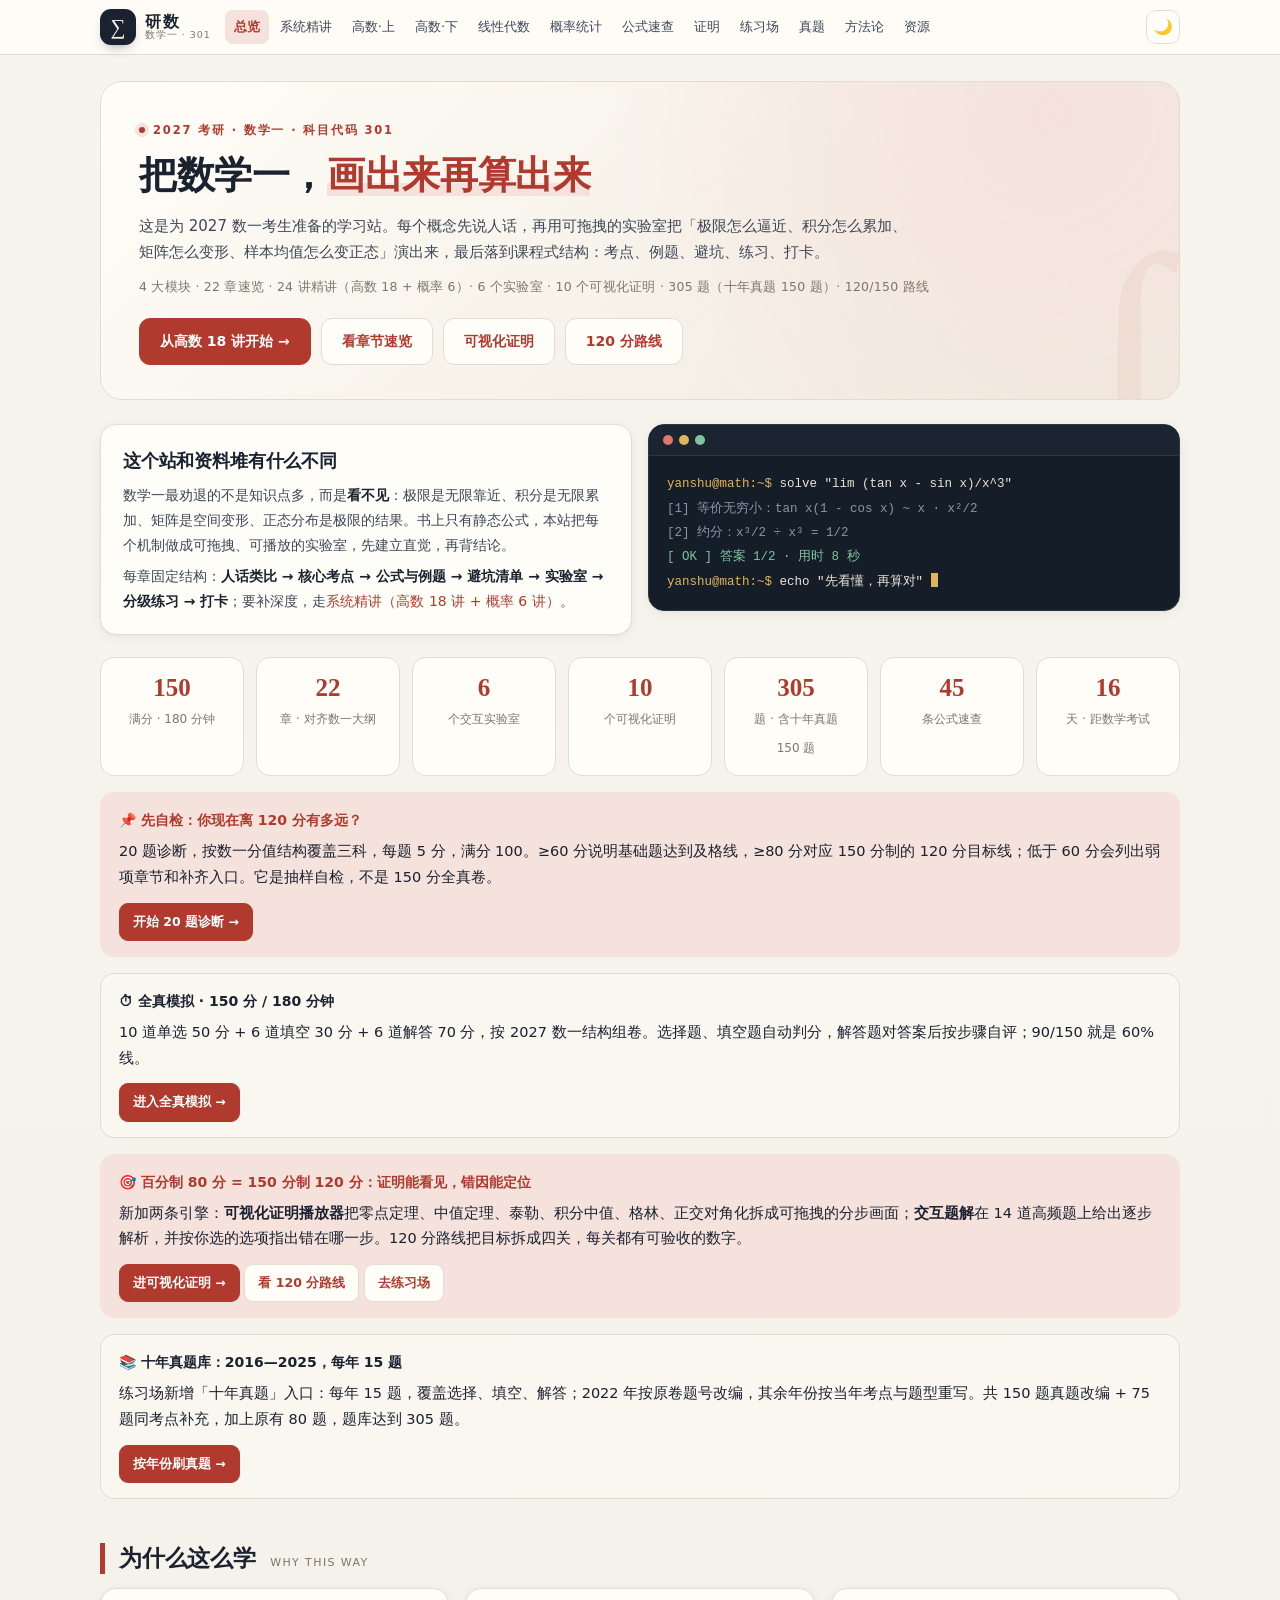
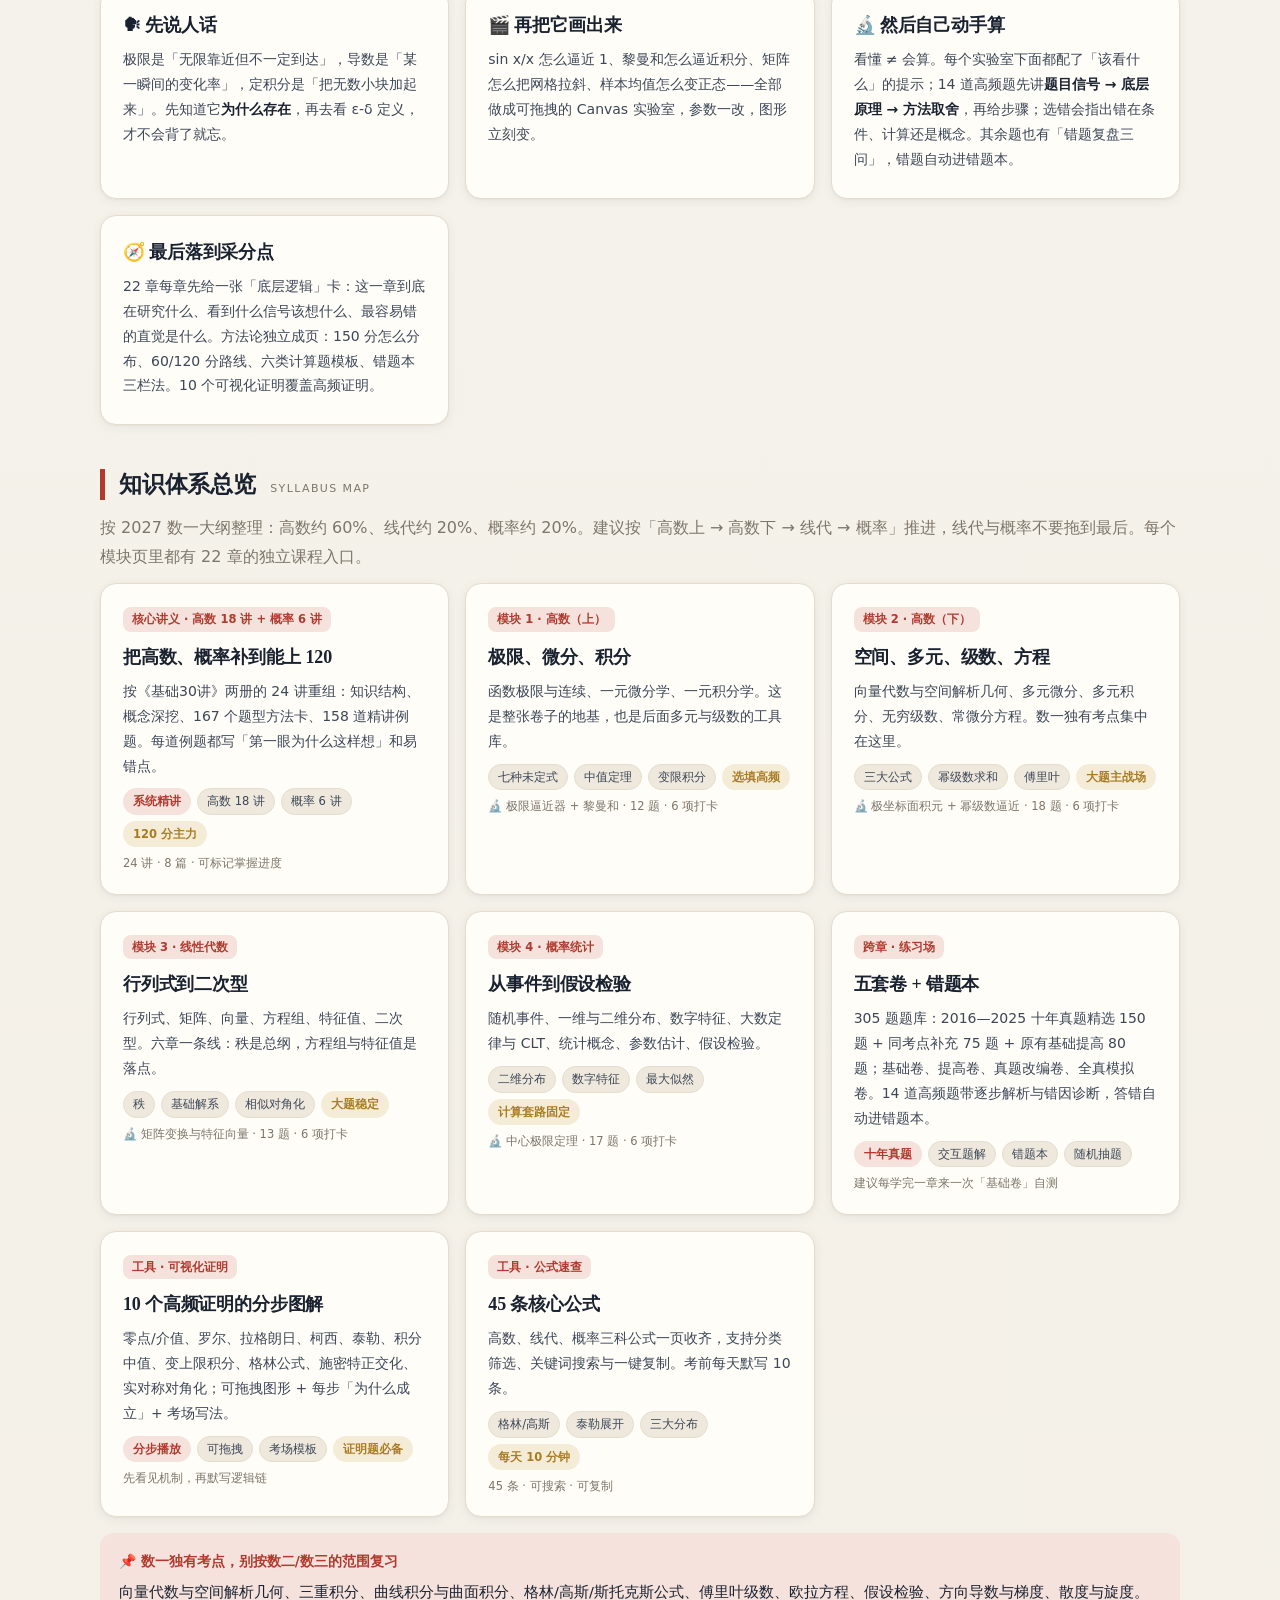
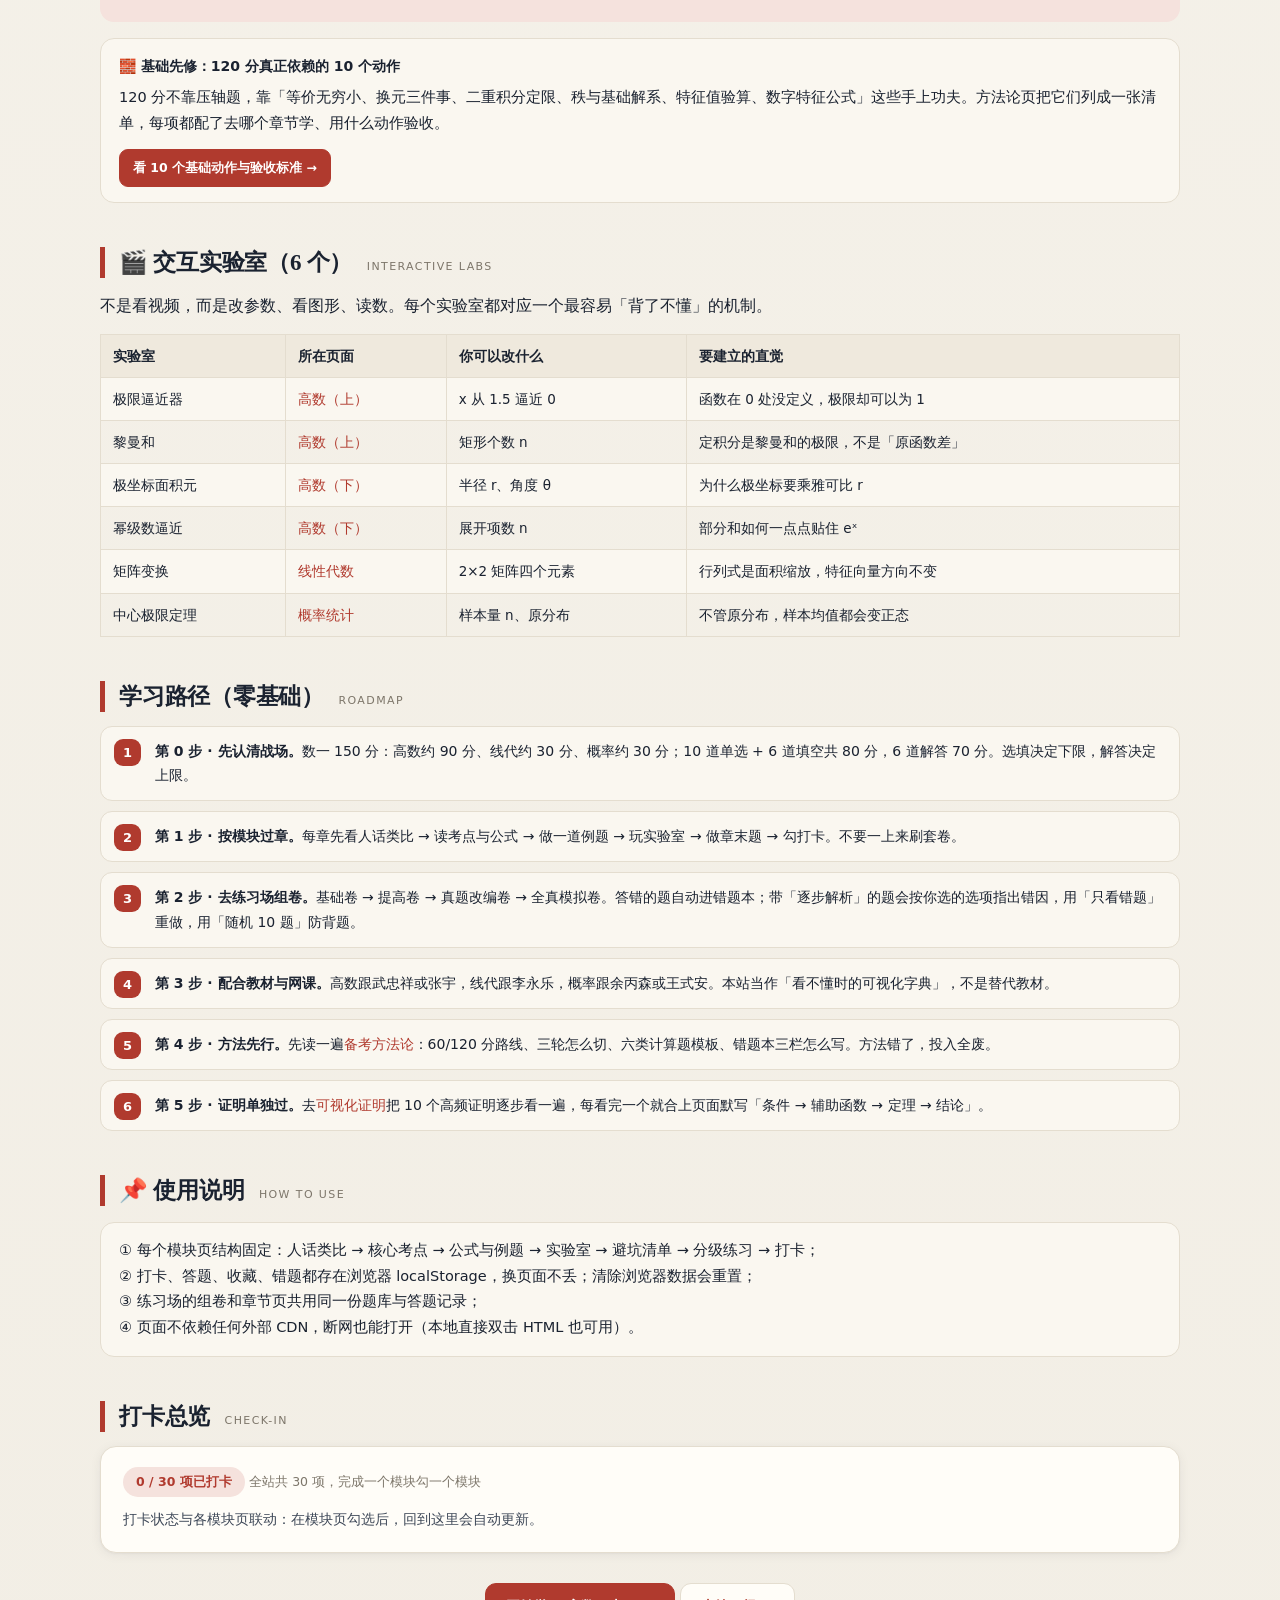
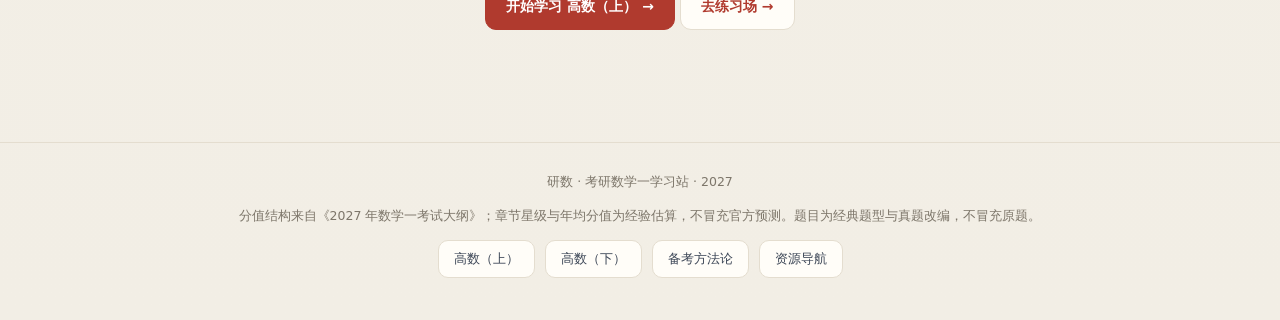
<file: index.html>
<!DOCTYPE html>
<html lang="zh-CN" data-theme="light">
<head>
<meta charset="UTF-8">
<meta name="viewport" content="width=device-width, initial-scale=1.0">
<title>研数 · 考研数学一学习站（2027）</title>
<meta name="description" content="2027 考研数学一学习站：高数 18 讲 + 概率 6 讲系统精讲（167 个题型方法、158 道精讲例题）、22 章速览、6 个交互实验室、10 个可视化证明、305 题题库（十年真题 150 题）、14 题交互题解、全真模拟、公式速查与 120/150 路线。">
<link rel="icon" href="data:image/svg+xml,%3Csvg xmlns='http://www.w3.org/2000/svg' viewBox='0 0 100 100'%3E%3Crect width='100' height='100' rx='22' fill='%231b2430'/%3E%3Ctext x='50' y='71' font-size='60' text-anchor='middle' fill='%23f6f3ec' font-family='Georgia'%3E%E2%88%91%3C/text%3E%3C/svg%3E">
<link rel="stylesheet" href="assets/style.css">
<script>try{var t=JSON.parse(localStorage.getItem("yanshu.theme")||"null");if(t)document.documentElement.setAttribute("data-theme",t);}catch(e){}</script>
</head>
<body>

<nav class="topbar"><div class="topbar-inner">
  <a class="logo" href="index.html"><span class="logo-mark">∑</span><span class="logo-text"><b>研数</b><small>数学一 · 301</small></span></a>
  <div class="nav-links">
    <a href="index.html">总览</a>
    <a href="lectures.html">系统精讲</a>
    <a href="gaoshu-1.html">高数·上</a>
    <a href="gaoshu-2.html">高数·下</a>
    <a href="xiandai.html">线性代数</a>
    <a href="gailv.html">概率统计</a>
    <a href="formulas.html">公式速查</a>
    <a href="proof.html">证明</a>
    <a href="practice.html">练习场</a>
    <a href="practice.html#real">真题</a>
    <a href="method.html">方法论</a>
    <a href="resources.html">资源</a>
  </div>
  <button class="theme-btn" type="button" title="切换明暗主题" aria-label="切换明暗主题">🌙</button>
</div></nav>

<div class="wrap">
  <header class="hero">
    <p class="eyebrow">2027 考研 · 数学一 · 科目代码 301</p>
    <h1>把数学一，<span class="em">画出来再算出来</span></h1>
    <p class="lede">这是为 2027 数一考生准备的学习站。每个概念先说人话，再用可拖拽的实验室把「极限怎么逼近、积分怎么累加、矩阵怎么变形、样本均值怎么变正态」演出来，最后落到课程式结构：考点、例题、避坑、练习、打卡。</p>
    <p class="tagline">4 大模块 · 22 章速览 · 24 讲精讲（高数 18 + 概率 6）· 6 个实验室 · 10 个可视化证明 · 305 题（十年真题 150 题）· 120/150 路线</p>
    <div class="hero-actions">
      <a class="btn" href="lectures.html">从高数 18 讲开始 →</a>
      <a class="btn ghost" href="gaoshu-1.html">看章节速览</a>
      <a class="btn ghost" href="proof.html">可视化证明</a>
      <a class="btn ghost" href="method.html#eighty">120 分路线</a>
    </div>
  </header>

  <div class="grid cols-2">
    <div class="card">
      <h3>这个站和资料堆有什么不同</h3>
      <p>数学一最劝退的不是知识点多，而是<b>看不见</b>：极限是无限靠近、积分是无限累加、矩阵是空间变形、正态分布是极限的结果。书上只有静态公式，本站把每个机制做成可拖拽、可播放的实验室，先建立直觉，再背结论。</p>
      <p style="margin-bottom:0">每章固定结构：<b>人话类比 → 核心考点 → 公式与例题 → 避坑清单 → 实验室 → 分级练习 → 打卡</b>；要补深度，走<a href="lectures.html">系统精讲（高数 18 讲 + 概率 6 讲）</a>。</p>
    </div>
    <div class="term">
      <div class="term-bar"><i></i><i></i><i></i></div>
      <div class="term-body">
        <div><span class="prompt">yanshu@math:~$</span> solve "lim (tan x - sin x)/x^3"</div>
        <div class="dim">[1] 等价无穷小：tan x(1 - cos x) ~ x · x²/2</div>
        <div class="dim">[2] 约分：x³/2 ÷ x³ = 1/2</div>
        <div class="ok">[ OK ] 答案 1/2 · 用时 8 秒</div>
        <div><span class="prompt">yanshu@math:~$</span> echo "先看懂，再算对" <span class="caret"></span></div>
      </div>
    </div>
  </div>

  <div class="stat-row">
    <div class="stat"><b>150</b><span>满分 · 180 分钟</span></div>
    <div class="stat"><b>22</b><span>章 · 对齐数一大纲</span></div>
    <div class="stat"><b>6</b><span>个交互实验室</span></div>
    <div class="stat"><b>10</b><span>个可视化证明</span></div>
    <div class="stat"><b>305</b><span>题 · 含十年真题 150 题</span></div>
    <div class="stat"><b>45</b><span>条公式速查</span></div>
    <div class="stat"><b id="cdDays">--</b><span>天 · 距数学考试</span></div>
  </div>

  <div class="callout exam">
    <div class="co-title">📌 先自检：你现在离 120 分有多远？</div>
    <p>20 题诊断，按数一分值结构覆盖三科，每题 5 分，满分 100。≥60 分说明基础题达到及格线，≥80 分对应 150 分制的 120 分目标线；低于 60 分会列出弱项章节和补齐入口。它是抽样自检，不是 150 分全真卷。</p>
    <p style="margin-bottom:0"><a class="btn sm" href="practice.html#diagnostic">开始 20 题诊断 →</a></p>
  </div>

  <div class="callout">
    <div class="co-title">⏱ 全真模拟 · 150 分 / 180 分钟</div>
    <p>10 道单选 50 分 + 6 道填空 30 分 + 6 道解答 70 分，按 2027 数一结构组卷。选择题、填空题自动判分，解答题对答案后按步骤自评；90/150 就是 60% 线。</p>
    <p style="margin-bottom:0"><a class="btn sm" href="mock.html">进入全真模拟 →</a></p>
  </div>

  <div class="callout exam">
    <div class="co-title">🎯 百分制 80 分 = 150 分制 120 分：证明能看见，错因能定位</div>
    <p>新加两条引擎：<b>可视化证明播放器</b>把零点定理、中值定理、泰勒、积分中值、格林、正交对角化拆成可拖拽的分步画面；<b>交互题解</b>在 14 道高频题上给出逐步解析，并按你选的选项指出错在哪一步。120 分路线把目标拆成四关，每关都有可验收的数字。</p>
    <p style="margin-bottom:0">
      <a class="btn sm" href="proof.html">进可视化证明 →</a>
      <a class="btn ghost sm" href="method.html#eighty">看 120 分路线</a>
      <a class="btn ghost sm" href="practice.html">去练习场</a>
    </p>
  </div>

  <div class="callout">
    <div class="co-title">📚 十年真题库：2016—2025，每年 15 题</div>
    <p>练习场新增「十年真题」入口：每年 15 题，覆盖选择、填空、解答；2022 年按原卷题号改编，其余年份按当年考点与题型重写。共 150 题真题改编 + 75 题同考点补充，加上原有 80 题，题库达到 305 题。</p>
    <p style="margin-bottom:0"><a class="btn sm" href="practice.html#real">按年份刷真题 →</a></p>
  </div>

  <h2 class="sec">为什么这么学 <span class="en">WHY THIS WAY</span></h2>
  <div class="grid cols-2">
    <div class="card">
      <h3>🗣 先说人话</h3>
      <p>极限是「无限靠近但不一定到达」，导数是「某一瞬间的变化率」，定积分是「把无数小块加起来」。先知道它<b>为什么存在</b>，再去看 ε-δ 定义，才不会背了就忘。</p>
    </div>
    <div class="card">
      <h3>🎬 再把它画出来</h3>
      <p>sin x/x 怎么逼近 1、黎曼和怎么逼近积分、矩阵怎么把网格拉斜、样本均值怎么变正态——全部做成可拖拽的 Canvas 实验室，参数一改，图形立刻变。</p>
    </div>
    <div class="card">
      <h3>🔬 然后自己动手算</h3>
      <p>看懂 ≠ 会算。每个实验室下面都配了「该看什么」的提示；14 道高频题先讲<b>题目信号 → 底层原理 → 方法取舍</b>，再给步骤；选错会指出错在条件、计算还是概念。其余题也有「错题复盘三问」，错题自动进错题本。</p>
    </div>
    <div class="card">
      <h3>🧭 最后落到采分点</h3>
      <p>22 章每章先给一张「底层逻辑」卡：这一章到底在研究什么、看到什么信号该想什么、最容易错的直觉是什么。方法论独立成页：150 分怎么分布、60/120 分路线、六类计算题模板、错题本三栏法。10 个可视化证明覆盖高频证明。</p>
    </div>
  </div>

  <h2 class="sec">知识体系总览 <span class="en">SYLLABUS MAP</span></h2>
  <p class="muted">按 2027 数一大纲整理：高数约 60%、线代约 20%、概率约 20%。建议按「高数上 → 高数下 → 线代 → 概率」推进，线代与概率不要拖到最后。每个模块页里都有 22 章的独立课程入口。</p>

  <div class="grid cols-2">
    <a class="card clickable" href="lectures.html">
      <span class="ch-num">核心讲义 · 高数 18 讲 + 概率 6 讲</span>
      <h3>把高数、概率补到能上 120</h3>
      <p>按《基础30讲》两册的 24 讲重组：知识结构、概念深挖、167 个题型方法卡、158 道精讲例题。每道例题都写「第一眼为什么这样想」和易错点。</p>
      <div class="chips"><span class="chip new">系统精讲</span><span class="chip">高数 18 讲</span><span class="chip">概率 6 讲</span><span class="chip hot">120 分主力</span></div>
      <div class="ch-wave">24 讲 · 8 篇 · 可标记掌握进度</div>
    </a>
    <a class="card clickable" href="gaoshu-1.html">
      <span class="ch-num">模块 1 · 高数（上）</span>
      <h3>极限、微分、积分</h3>
      <p>函数极限与连续、一元微分学、一元积分学。这是整张卷子的地基，也是后面多元与级数的工具库。</p>
      <div class="chips"><span class="chip">七种未定式</span><span class="chip">中值定理</span><span class="chip">变限积分</span><span class="chip hot">选填高频</span></div>
      <div class="ch-wave">🔬 极限逼近器 + 黎曼和 · 12 题 · 6 项打卡</div>
    </a>
    <a class="card clickable" href="gaoshu-2.html">
      <span class="ch-num">模块 2 · 高数（下）</span>
      <h3>空间、多元、级数、方程</h3>
      <p>向量代数与空间解析几何、多元微分、多元积分、无穷级数、常微分方程。数一独有考点集中在这里。</p>
      <div class="chips"><span class="chip">三大公式</span><span class="chip">幂级数求和</span><span class="chip">傅里叶</span><span class="chip hot">大题主战场</span></div>
      <div class="ch-wave">🔬 极坐标面积元 + 幂级数逼近 · 18 题 · 6 项打卡</div>
    </a>
    <a class="card clickable" href="xiandai.html">
      <span class="ch-num">模块 3 · 线性代数</span>
      <h3>行列式到二次型</h3>
      <p>行列式、矩阵、向量、方程组、特征值、二次型。六章一条线：秩是总纲，方程组与特征值是落点。</p>
      <div class="chips"><span class="chip">秩</span><span class="chip">基础解系</span><span class="chip">相似对角化</span><span class="chip hot">大题稳定</span></div>
      <div class="ch-wave">🔬 矩阵变换与特征向量 · 13 题 · 6 项打卡</div>
    </a>
    <a class="card clickable" href="gailv.html">
      <span class="ch-num">模块 4 · 概率统计</span>
      <h3>从事件到假设检验</h3>
      <p>随机事件、一维与二维分布、数字特征、大数定律与 CLT、统计概念、参数估计、假设检验。</p>
      <div class="chips"><span class="chip">二维分布</span><span class="chip">数字特征</span><span class="chip">最大似然</span><span class="chip hot">计算套路固定</span></div>
      <div class="ch-wave">🔬 中心极限定理 · 17 题 · 6 项打卡</div>
    </a>
    <a class="card clickable" href="practice.html">
      <span class="ch-num">跨章 · 练习场</span>
      <h3>五套卷 + 错题本</h3>
      <p>305 题题库：2016—2025 十年真题精选 150 题 + 同考点补充 75 题 + 原有基础提高 80 题；基础卷、提高卷、真题改编卷、全真模拟卷。14 道高频题带逐步解析与错因诊断，答错自动进错题本。</p>
      <div class="chips"><span class="chip new">十年真题</span><span class="chip">交互题解</span><span class="chip">错题本</span><span class="chip">随机抽题</span></div>
      <div class="ch-wave">建议每学完一章来一次「基础卷」自测</div>
    </a>
    <a class="card clickable" href="proof.html">
      <span class="ch-num">工具 · 可视化证明</span>
      <h3>10 个高频证明的分步图解</h3>
      <p>零点/介值、罗尔、拉格朗日、柯西、泰勒、积分中值、变上限积分、格林公式、施密特正交化、实对称对角化；可拖拽图形 + 每步「为什么成立」+ 考场写法。</p>
      <div class="chips"><span class="chip new">分步播放</span><span class="chip">可拖拽</span><span class="chip">考场模板</span><span class="chip hot">证明题必备</span></div>
      <div class="ch-wave">先看见机制，再默写逻辑链</div>
    </a>
    <a class="card clickable" href="formulas.html">
      <span class="ch-num">工具 · 公式速查</span>
      <h3>45 条核心公式</h3>
      <p>高数、线代、概率三科公式一页收齐，支持分类筛选、关键词搜索与一键复制。考前每天默写 10 条。</p>
      <div class="chips"><span class="chip">格林/高斯</span><span class="chip">泰勒展开</span><span class="chip">三大分布</span><span class="chip hot">每天 10 分钟</span></div>
      <div class="ch-wave">45 条 · 可搜索 · 可复制</div>
    </a>
  </div>

  <div class="callout exam">
    <div class="co-title">📌 数一独有考点，别按数二/数三的范围复习</div>
    <p style="margin-bottom:0">向量代数与空间解析几何、三重积分、曲线积分与曲面积分、格林/高斯/斯托克斯公式、傅里叶级数、欧拉方程、假设检验、方向导数与梯度、散度与旋度。</p>
  </div>

  <div class="callout">
    <div class="co-title">🧱 基础先修：120 分真正依赖的 10 个动作</div>
    <p>120 分不靠压轴题，靠「等价无穷小、换元三件事、二重积分定限、秩与基础解系、特征值验算、数字特征公式」这些手上功夫。方法论页把它们列成一张清单，每项都配了去哪个章节学、用什么动作验收。</p>
    <p style="margin-bottom:0"><a class="btn sm" href="method.html#eighty">看 10 个基础动作与验收标准 →</a></p>
  </div>

  <h2 class="sec">🎬 交互实验室（6 个） <span class="en">INTERACTIVE LABS</span></h2>
  <p>不是看视频，而是改参数、看图形、读数。每个实验室都对应一个最容易「背了不懂」的机制。</p>
  <div class="tbl-wrap">
    <table class="tbl">
      <tr><th>实验室</th><th>所在页面</th><th>你可以改什么</th><th>要建立的直觉</th></tr>
      <tr><td>极限逼近器</td><td><a href="gaoshu-1.html#lab">高数（上）</a></td><td>x 从 1.5 逼近 0</td><td>函数在 0 处没定义，极限却可以为 1</td></tr>
      <tr><td>黎曼和</td><td><a href="gaoshu-1.html#lab2">高数（上）</a></td><td>矩形个数 n</td><td>定积分是黎曼和的极限，不是「原函数差」</td></tr>
      <tr><td>极坐标面积元</td><td><a href="gaoshu-2.html#lab">高数（下）</a></td><td>半径 r、角度 θ</td><td>为什么极坐标要乘雅可比 r</td></tr>
      <tr><td>幂级数逼近</td><td><a href="gaoshu-2.html#lab2">高数（下）</a></td><td>展开项数 n</td><td>部分和如何一点点贴住 eˣ</td></tr>
      <tr><td>矩阵变换</td><td><a href="xiandai.html#lab">线性代数</a></td><td>2×2 矩阵四个元素</td><td>行列式是面积缩放，特征向量方向不变</td></tr>
      <tr><td>中心极限定理</td><td><a href="gailv.html#lab">概率统计</a></td><td>样本量 n、原分布</td><td>不管原分布，样本均值都会变正态</td></tr>
    </table>
  </div>

  <h2 class="sec">学习路径（零基础） <span class="en">ROADMAP</span></h2>
  <div class="steps">
    <div class="step"><b>第 0 步 · 先认清战场。</b>数一 150 分：高数约 90 分、线代约 30 分、概率约 30 分；10 道单选 + 6 道填空共 80 分，6 道解答 70 分。选填决定下限，解答决定上限。</div>
    <div class="step"><b>第 1 步 · 按模块过章。</b>每章先看人话类比 → 读考点与公式 → 做一道例题 → 玩实验室 → 做章末题 → 勾打卡。不要一上来刷套卷。</div>
    <div class="step"><b>第 2 步 · 去练习场组卷。</b>基础卷 → 提高卷 → 真题改编卷 → 全真模拟卷。答错的题自动进错题本；带「逐步解析」的题会按你选的选项指出错因，用「只看错题」重做，用「随机 10 题」防背题。</div>
    <div class="step"><b>第 3 步 · 配合教材与网课。</b>高数跟武忠祥或张宇，线代跟李永乐，概率跟余丙森或王式安。本站当作「看不懂时的可视化字典」，不是替代教材。</div>
    <div class="step"><b>第 4 步 · 方法先行。</b>先读一遍<a href="method.html">备考方法论</a>：60/120 分路线、三轮怎么切、六类计算题模板、错题本三栏怎么写。方法错了，投入全废。</div>
    <div class="step"><b>第 5 步 · 证明单独过。</b>去<a href="proof.html">可视化证明</a>把 10 个高频证明逐步看一遍，每看完一个就合上页面默写「条件 → 辅助函数 → 定理 → 结论」。</div>
  </div>

  <h2 class="sec">📌 使用说明 <span class="en">HOW TO USE</span></h2>
  <div class="callout">
    ① 每个模块页结构固定：人话类比 → 核心考点 → 公式与例题 → 实验室 → 避坑清单 → 分级练习 → 打卡；<br>
    ② 打卡、答题、收藏、错题都存在浏览器 localStorage，换页面不丢；清除浏览器数据会重置；<br>
    ③ 练习场的组卷和章节页共用同一份题库与答题记录；<br>
    ④ 页面不依赖任何外部 CDN，断网也能打开（本地直接双击 HTML 也可用）。
  </div>

  <h2 class="sec">打卡总览 <span class="en">CHECK-IN</span></h2>
  <div class="card">
    <p style="margin-bottom:10px"><span class="progress-pill" data-ck-total="30">0 / 30 项已打卡</span> <span class="muted small">全站共 30 项，完成一个模块勾一个模块</span></p>
    <p class="muted small" style="margin:0">打卡状态与各模块页联动：在模块页勾选后，回到这里会自动更新。</p>
  </div>

  <p class="center" style="margin-top:30px">
    <a class="btn" href="gaoshu-1.html">开始学习 高数（上） →</a>
    <a class="btn ghost" href="practice.html">去练习场 →</a>
  </p>
</div>

<footer>
  <div class="footer-inner">
    <p>研数 · 考研数学一学习站 · 2027</p>
    <p class="small">分值结构来自《2027 年数学一考试大纲》；章节星级与年均分值为经验估算，不冒充官方预测。题目为经典题型与真题改编，不冒充原题。</p>
    <div class="pagers"><a href="gaoshu-1.html">高数（上）</a><a href="gaoshu-2.html">高数（下）</a><a href="method.html">备考方法论</a><a href="resources.html">资源导航</a></div>
  </div>
</footer>

<script src="assets/app.js"></script>
</body>
</html>
</file>
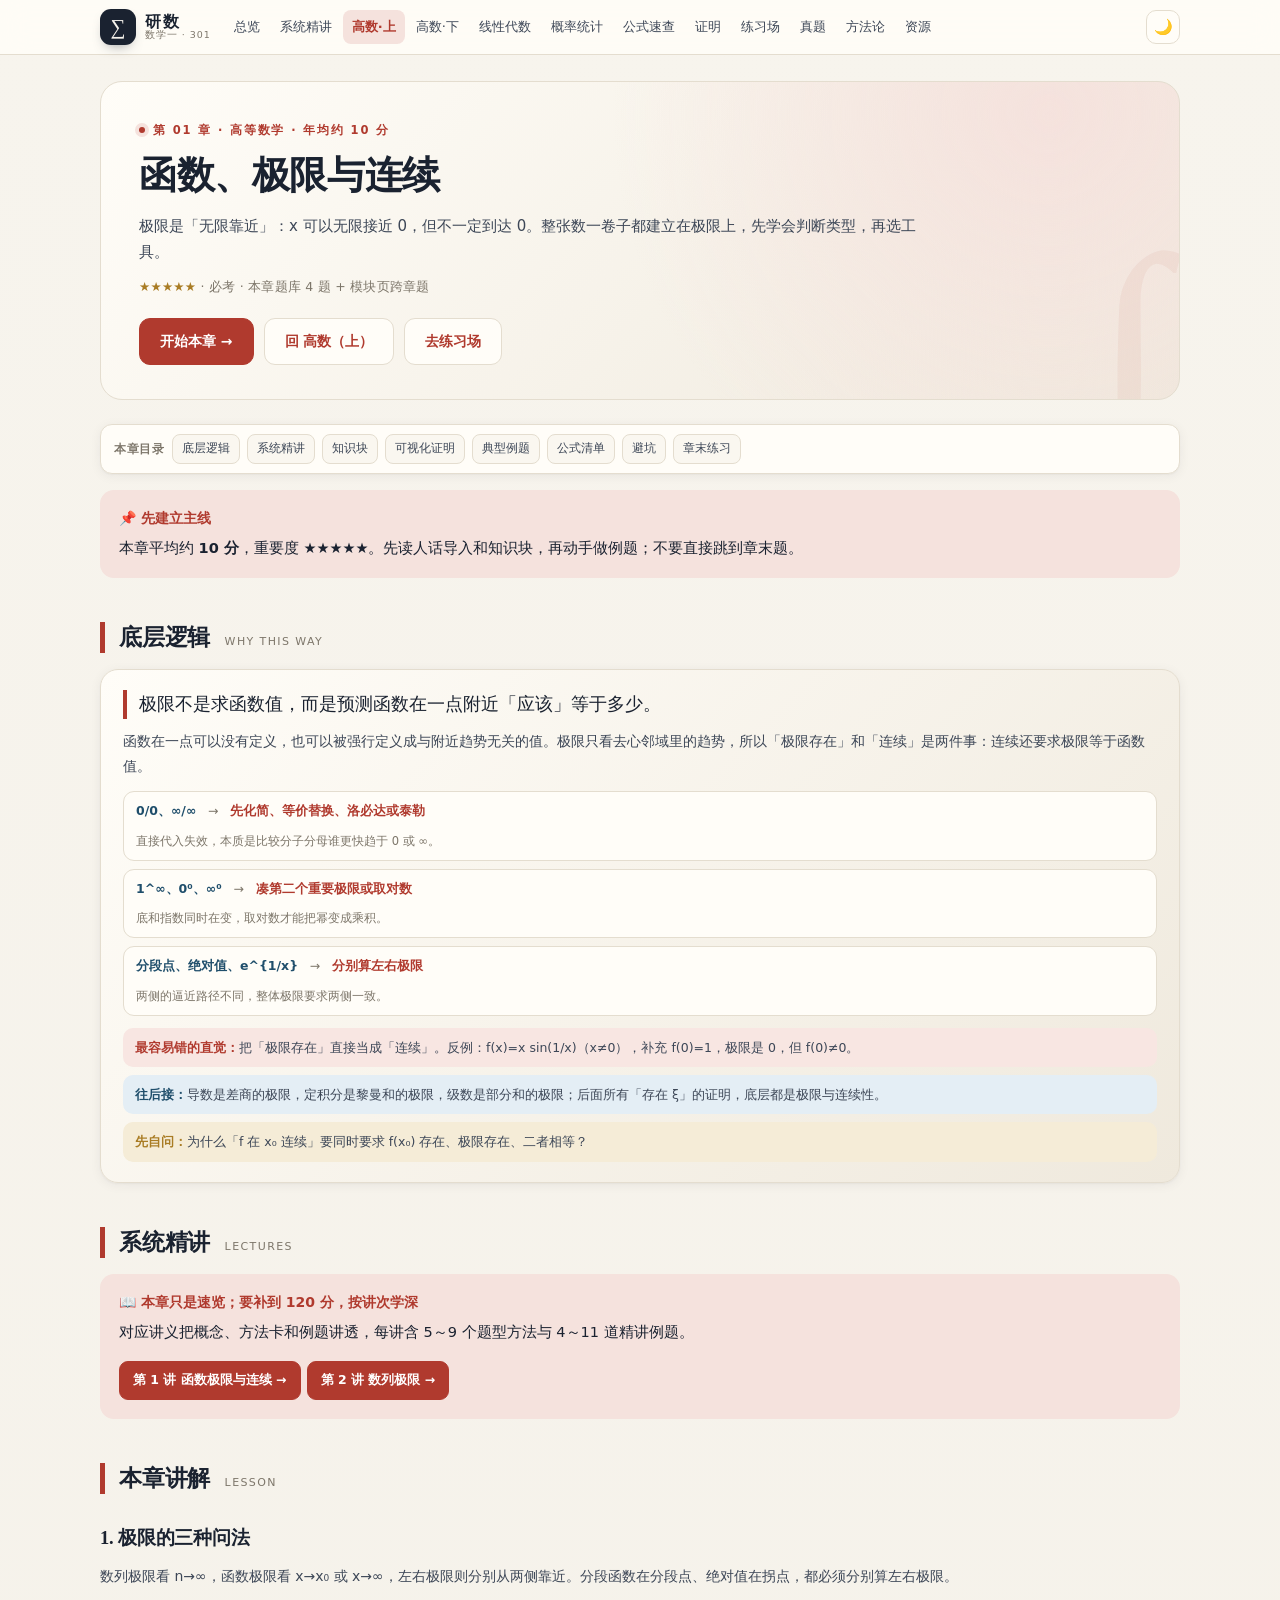
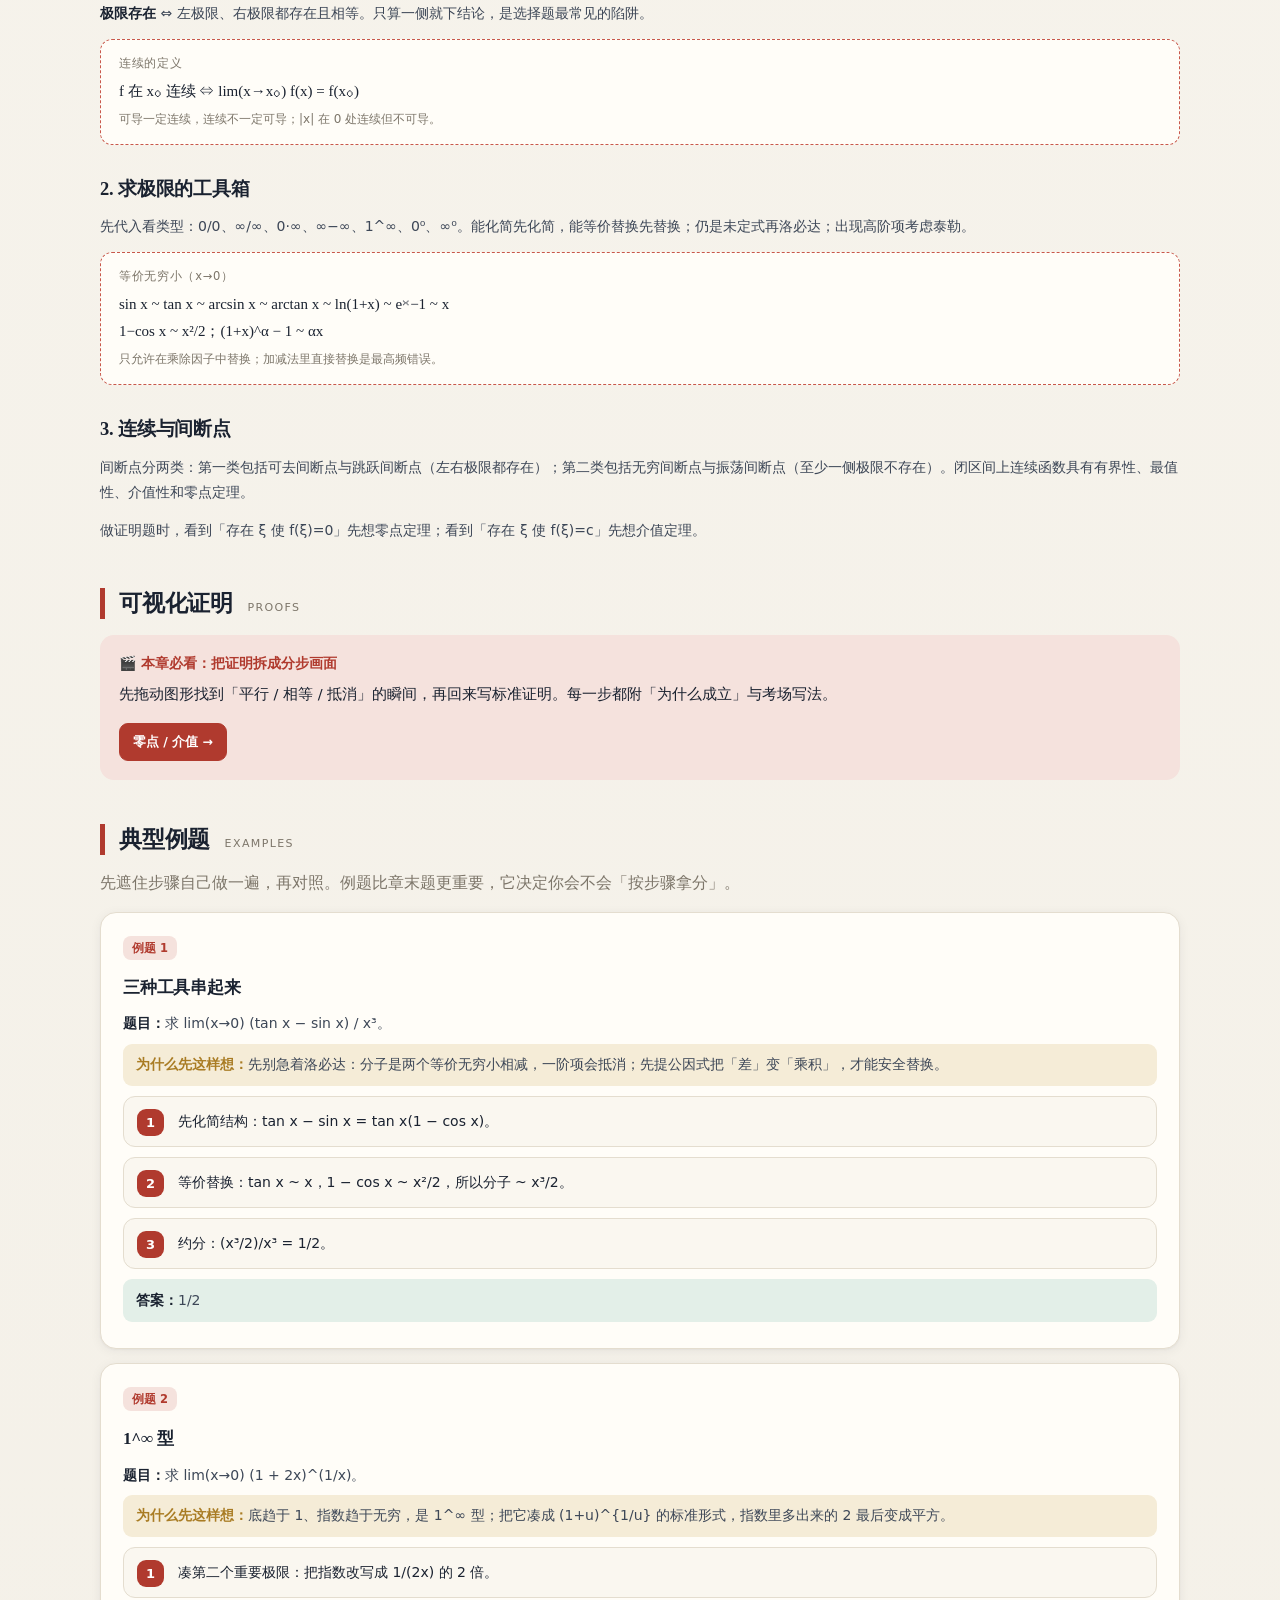
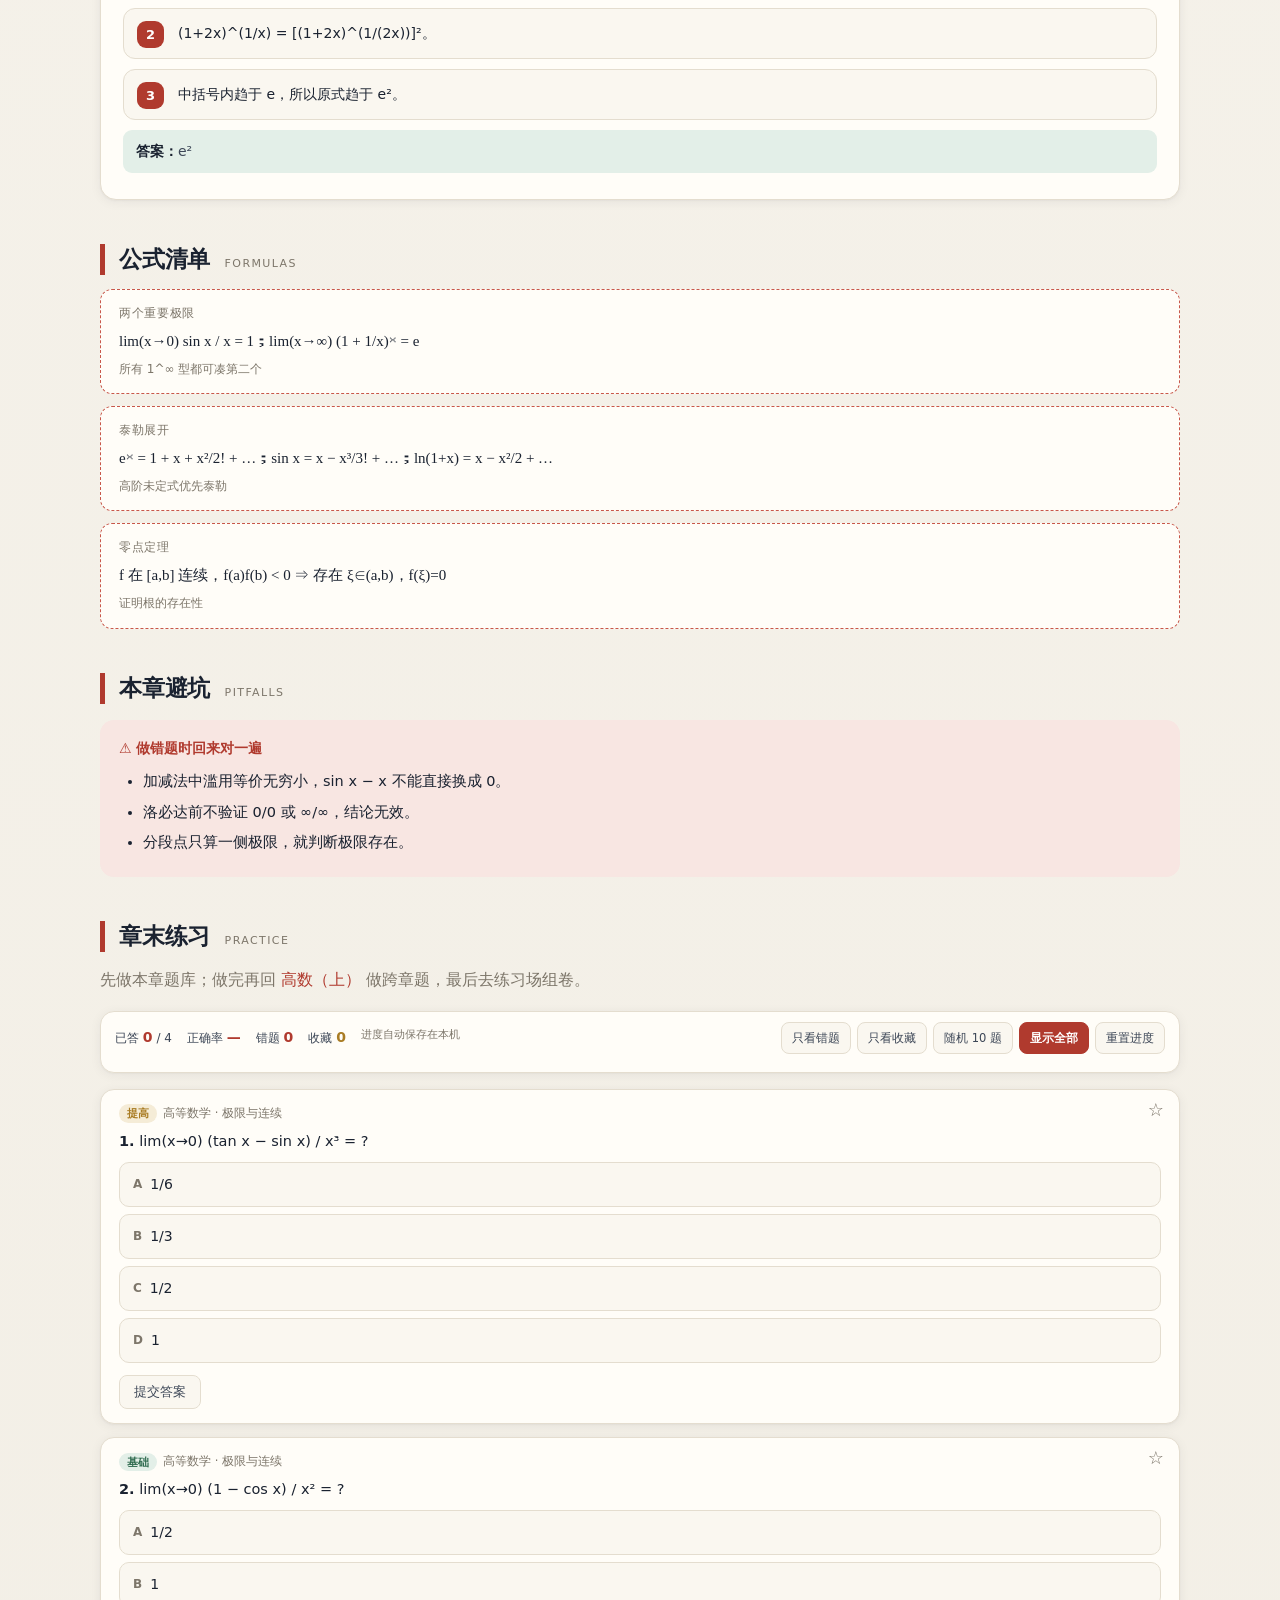
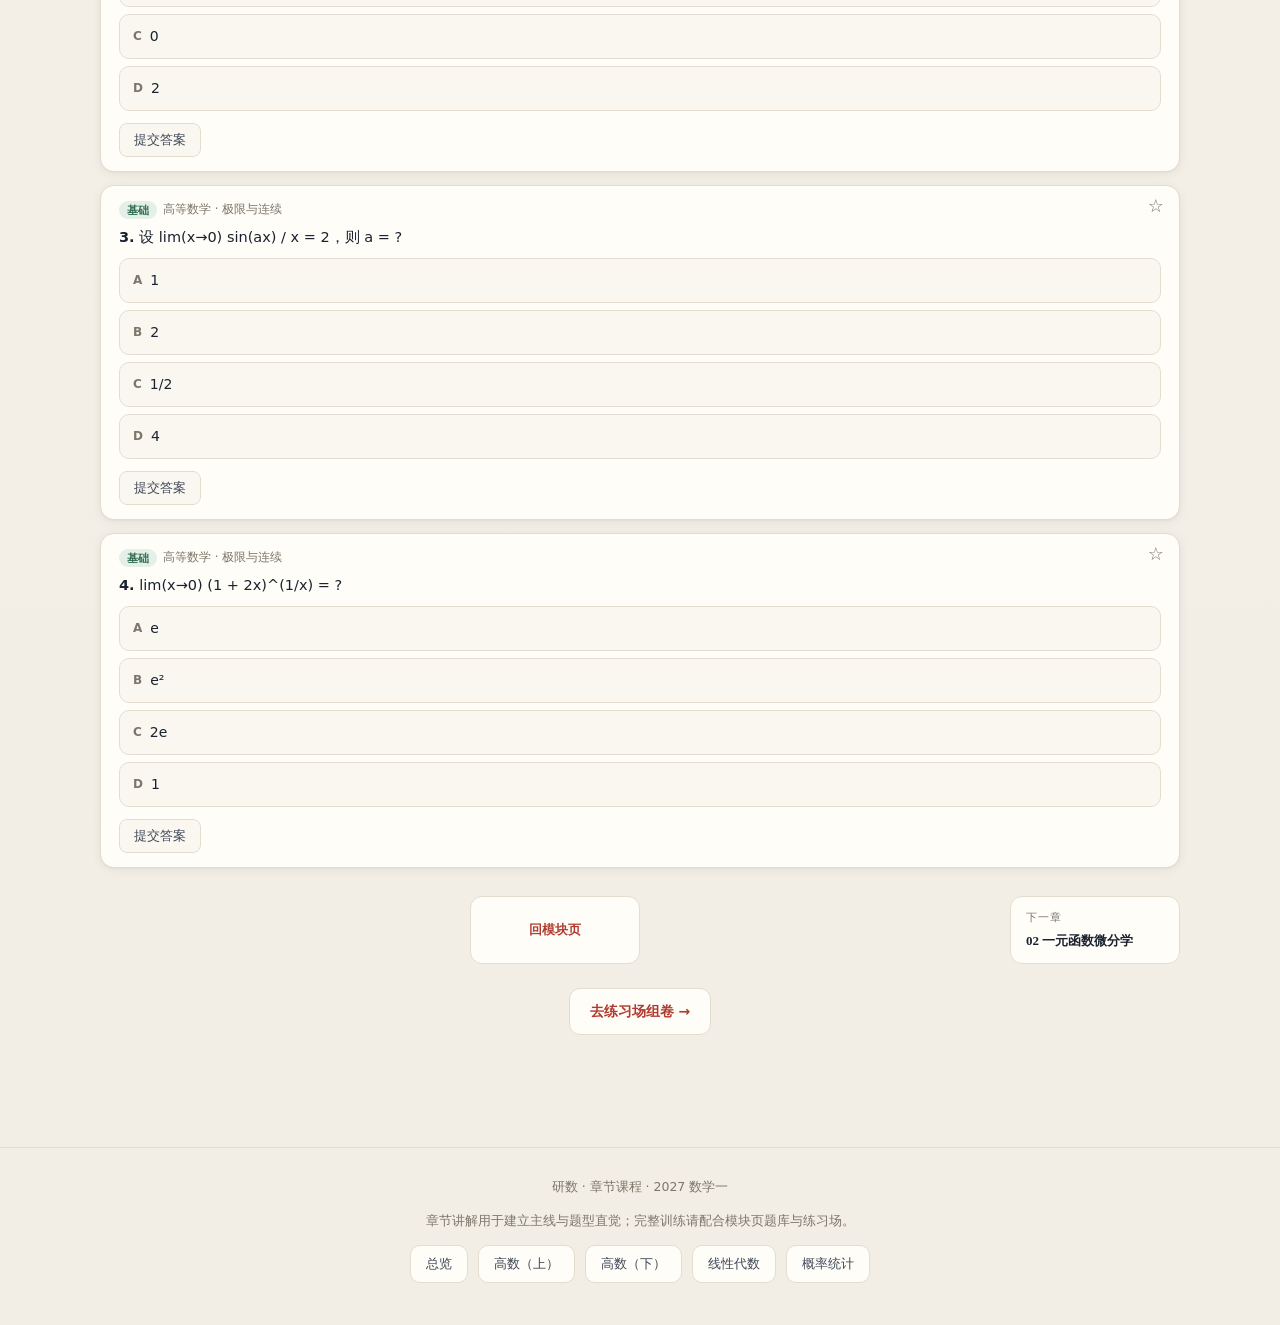
<file: chapter.html>
<!DOCTYPE html>
<html lang="zh-CN" data-theme="light">
<head>
<meta charset="UTF-8">
<meta name="viewport" content="width=device-width, initial-scale=1.0">
<title>章节课程 | 研数</title>
<meta name="description" content="考研数学一章节课程：人话导入、知识块、典型例题、公式清单、避坑与章末练习。">
<link rel="icon" href="data:image/svg+xml,%3Csvg xmlns='http://www.w3.org/2000/svg' viewBox='0 0 100 100'%3E%3Crect width='100' height='100' rx='22' fill='%231b2430'/%3E%3Ctext x='50' y='71' font-size='60' text-anchor='middle' fill='%23f6f3ec' font-family='Georgia'%3E%E2%88%91%3C/text%3E%3C/svg%3E">
<link rel="stylesheet" href="assets/style.css">
<script>try{var t=JSON.parse(localStorage.getItem("yanshu.theme")||"null");if(t)document.documentElement.setAttribute("data-theme",t);}catch(e){}</script>
</head>
<body>

<nav class="topbar"><div class="topbar-inner">
  <a class="logo" href="index.html"><span class="logo-mark">∑</span><span class="logo-text"><b>研数</b><small>数学一 · 301</small></span></a>
  <div class="nav-links">
    <a href="index.html">总览</a>
    <a href="lectures.html">系统精讲</a>
    <a href="gaoshu-1.html">高数·上</a>
    <a href="gaoshu-2.html">高数·下</a>
    <a href="xiandai.html">线性代数</a>
    <a href="gailv.html">概率统计</a>
    <a href="formulas.html">公式速查</a>
    <a href="proof.html">证明</a>
    <a href="practice.html">练习场</a>
    <a href="practice.html#real">真题</a>
    <a href="method.html">方法论</a>
    <a href="resources.html">资源</a>
  </div>
  <button class="theme-btn" type="button" title="切换明暗主题" aria-label="切换明暗主题">🌙</button>
</div></nav>

<div class="wrap" id="chapterApp">
  <div class="card"><h3>正在加载章节…</h3><p>如果长时间没有内容，请返回<a href="index.html">总览</a>。</p></div>
</div>

<footer>
  <div class="footer-inner">
    <p>研数 · 章节课程 · 2027 数学一</p>
    <p class="small">章节讲解用于建立主线与题型直觉；完整训练请配合模块页题库与练习场。</p>
    <div class="pagers"><a href="index.html">总览</a><a href="gaoshu-1.html">高数（上）</a><a href="gaoshu-2.html">高数（下）</a><a href="xiandai.html">线性代数</a><a href="gailv.html">概率统计</a></div>
  </div>
</footer>

<script src="assets/chapters/gaoshu-1.js"></script>
<script src="assets/chapters/gaoshu-2.js"></script>
<script src="assets/chapters/xiandai.js"></script>
<script src="assets/chapters/gailv.js"></script>
<script src="assets/bank.js"></script>
<script src="assets/proof-data.js"></script>
<script src="assets/reasoning-data.js"></script>
<script src="assets/lectures/l01-l03.js"></script>
<script src="assets/lectures/l04-l06.js"></script>
<script src="assets/lectures/l07-l09.js"></script>
<script src="assets/lectures/l10-l12.js"></script>
<script src="assets/lectures/l13-l15.js"></script>
<script src="assets/lectures/l16-l18.js"></script>
<script src="assets/lectures/pl01-pl03.js"></script>
<script src="assets/lectures/pl04-pl06.js"></script>
<script src="assets/chapter.js"></script>
<script src="assets/solution-data.js"></script>
<script src="assets/solution-why.js"></script>
<script src="assets/solution-coach.js"></script>
<script src="assets/app.js"></script>
</body>
</html>
</file>
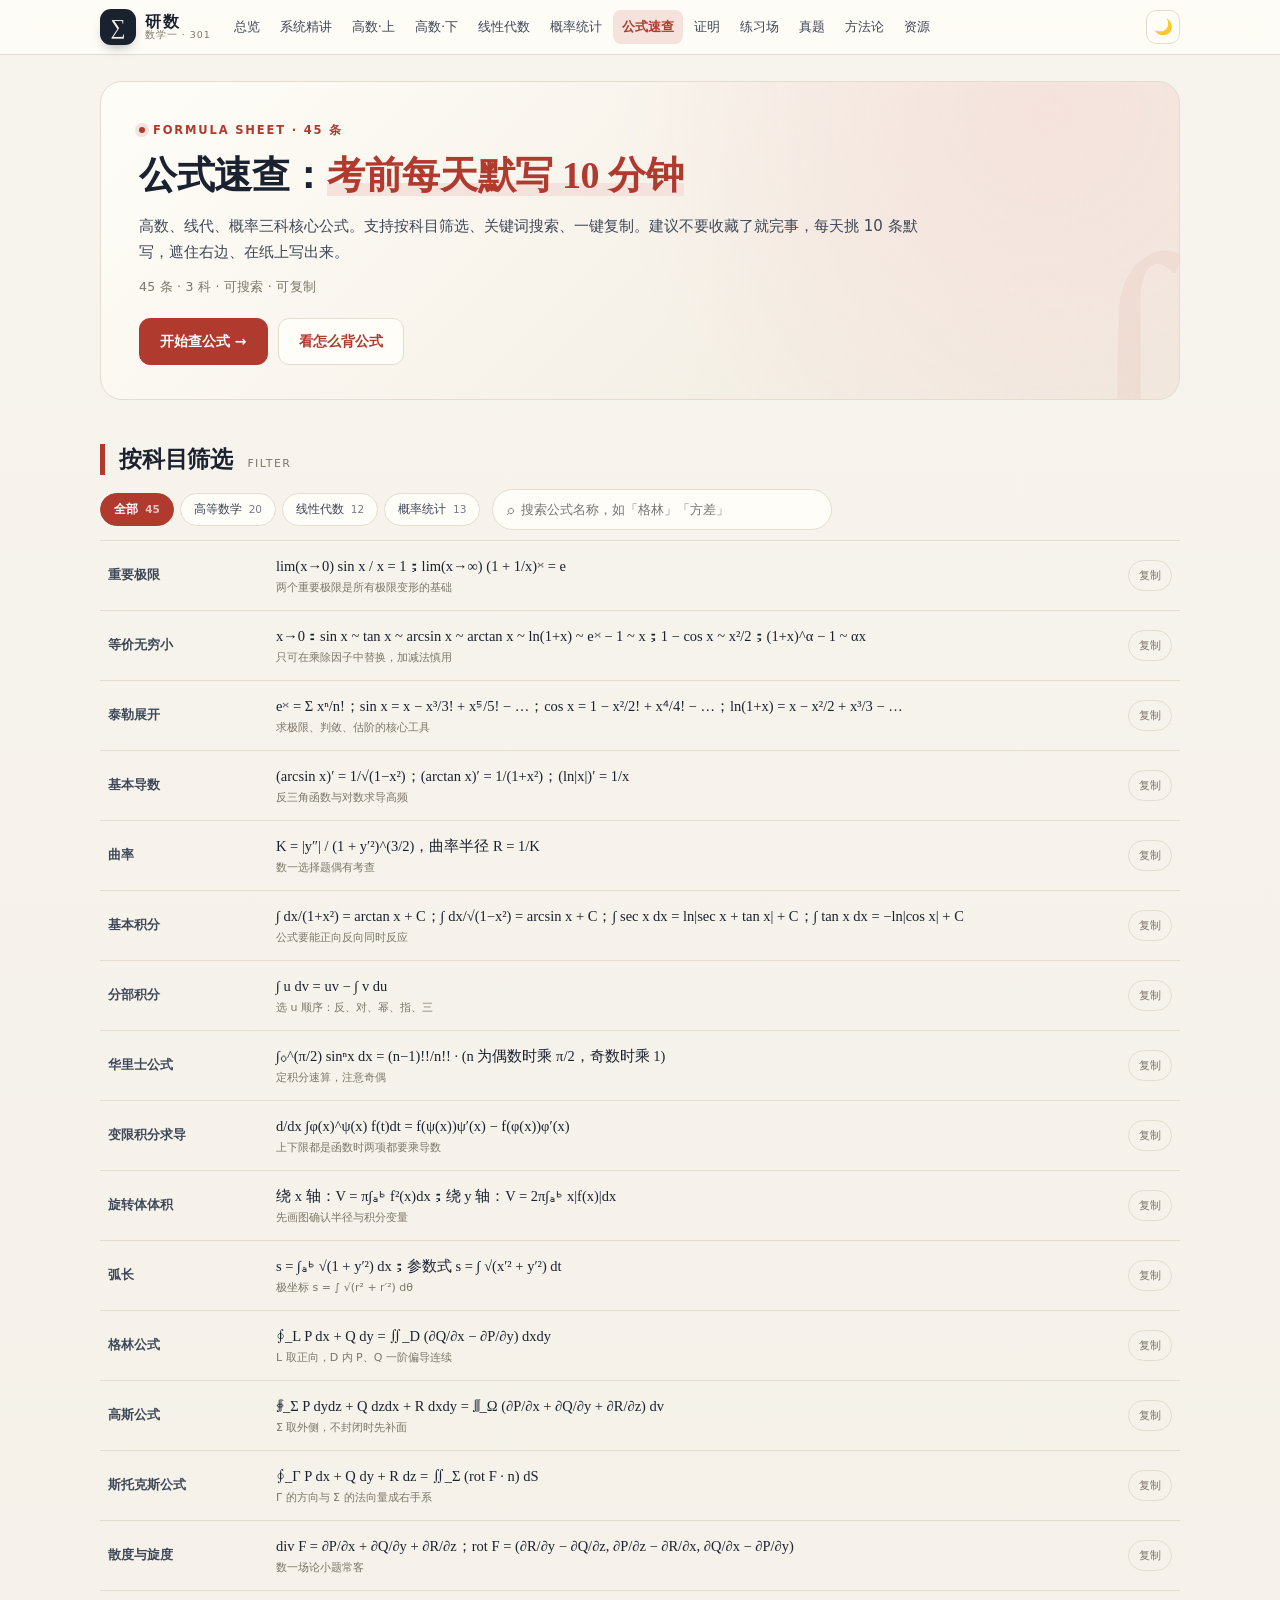
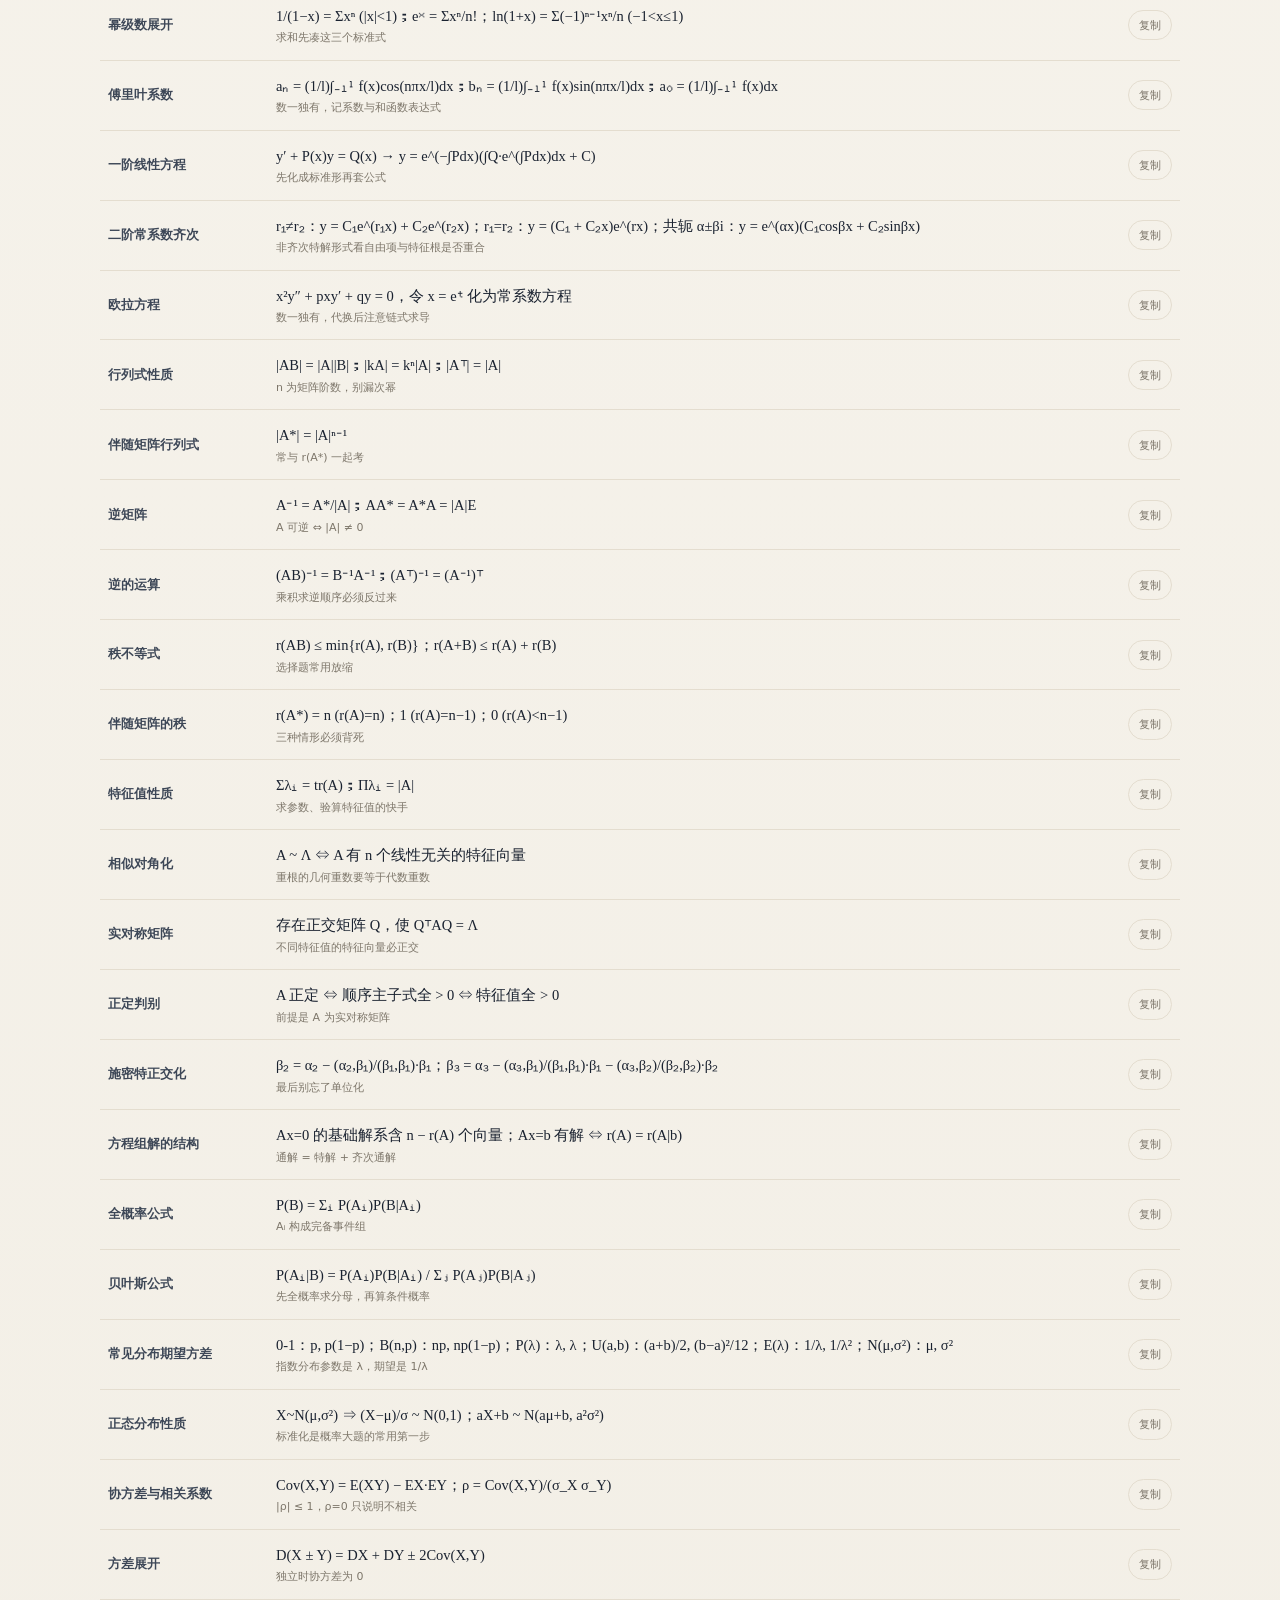
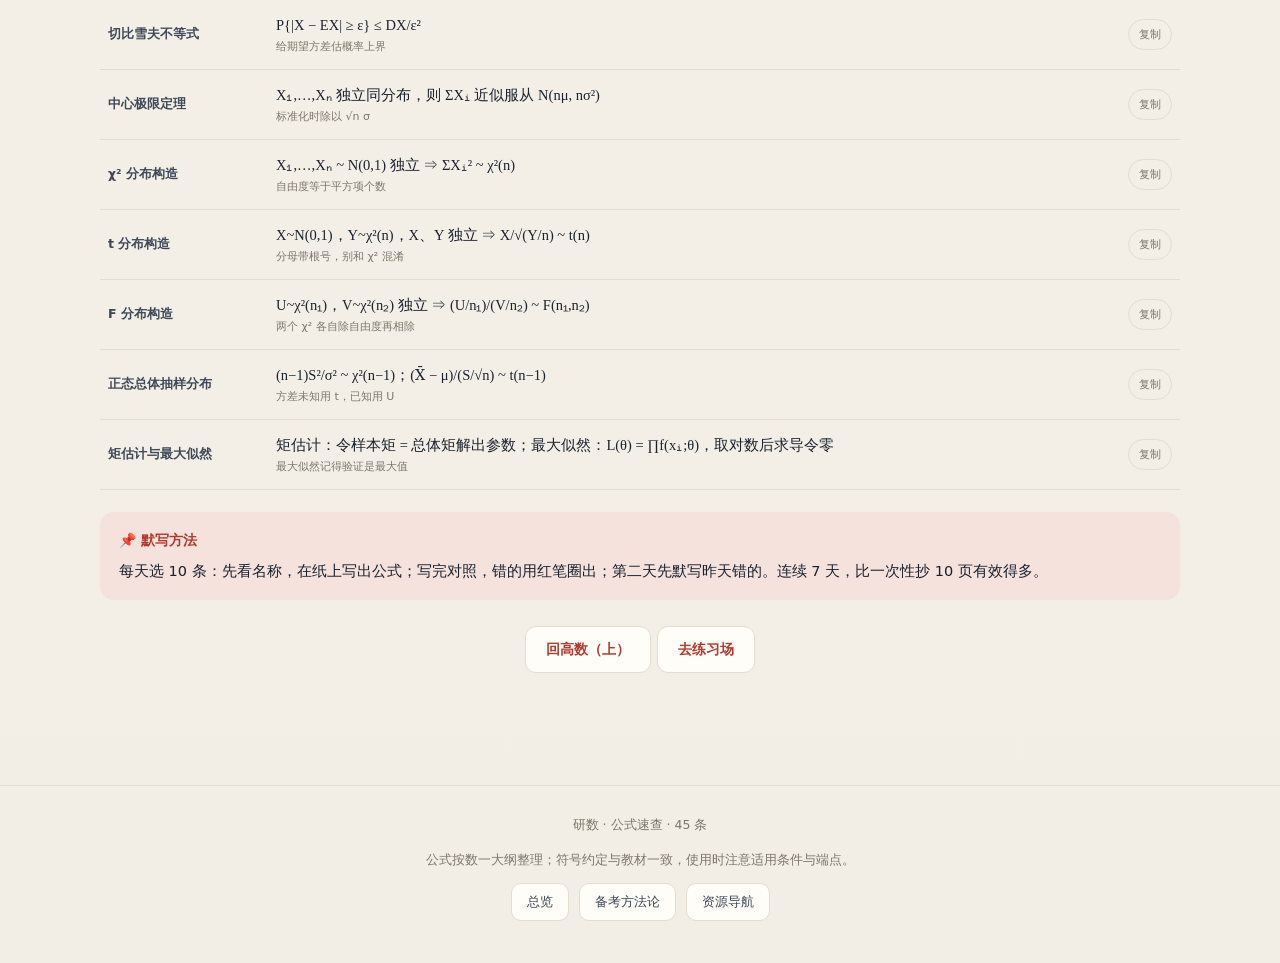
<file: formulas.html>
<!DOCTYPE html>
<html lang="zh-CN" data-theme="light">
<head>
<meta charset="UTF-8">
<meta name="viewport" content="width=device-width, initial-scale=1.0">
<title>公式速查 · 45 条核心公式 | 研数</title>
<meta name="description" content="考研数学一公式速查：高数、线代、概率共 45 条核心公式，支持分类筛选、搜索与一键复制。">
<link rel="icon" href="data:image/svg+xml,%3Csvg xmlns='http://www.w3.org/2000/svg' viewBox='0 0 100 100'%3E%3Crect width='100' height='100' rx='22' fill='%231b2430'/%3E%3Ctext x='50' y='71' font-size='60' text-anchor='middle' fill='%23f6f3ec' font-family='Georgia'%3E%E2%88%91%3C/text%3E%3C/svg%3E">
<link rel="stylesheet" href="assets/style.css">
<script>try{var t=JSON.parse(localStorage.getItem("yanshu.theme")||"null");if(t)document.documentElement.setAttribute("data-theme",t);}catch(e){}</script>
</head>
<body>

<nav class="topbar"><div class="topbar-inner">
  <a class="logo" href="index.html"><span class="logo-mark">∑</span><span class="logo-text"><b>研数</b><small>数学一 · 301</small></span></a>
  <div class="nav-links">
    <a href="index.html">总览</a>
    <a href="lectures.html">系统精讲</a>
    <a href="gaoshu-1.html">高数·上</a>
    <a href="gaoshu-2.html">高数·下</a>
    <a href="xiandai.html">线性代数</a>
    <a href="gailv.html">概率统计</a>
    <a href="formulas.html">公式速查</a>
    <a href="proof.html">证明</a>
    <a href="practice.html">练习场</a>
    <a href="practice.html#real">真题</a>
    <a href="method.html">方法论</a>
    <a href="resources.html">资源</a>
  </div>
  <button class="theme-btn" type="button" title="切换明暗主题" aria-label="切换明暗主题">🌙</button>
</div></nav>

<div class="wrap">
  <header class="hero">
    <p class="eyebrow">FORMULA SHEET · 45 条</p>
    <h1>公式速查：<span class="em">考前每天默写 10 分钟</span></h1>
    <p class="lede">高数、线代、概率三科核心公式。支持按科目筛选、关键词搜索、一键复制。建议不要收藏了就完事，每天挑 10 条默写，遮住右边、在纸上写出来。</p>
    <p class="tagline">45 条 · 3 科 · 可搜索 · 可复制</p>
    <div class="hero-actions">
      <a class="btn" href="#sheet">开始查公式 →</a>
      <a class="btn ghost" href="method.html">看怎么背公式</a>
    </div>
  </header>

  <h2 class="sec" id="sheet">按科目筛选 <span class="en">FILTER</span></h2>
  <div style="display:flex;gap:12px;flex-wrap:wrap;align-items:center;margin-bottom:10px">
    <div class="tabs" id="formulaTabs">
      <button class="tab is-active" data-cat="全部" type="button">全部 <span>45</span></button>
      <button class="tab" data-cat="高数" type="button">高等数学 <span>20</span></button>
      <button class="tab" data-cat="线代" type="button">线性代数 <span>12</span></button>
      <button class="tab" data-cat="概率" type="button">概率统计 <span>13</span></button>
    </div>
    <label class="search">
      <span aria-hidden="true">⌕</span>
      <input id="formulaSearch" type="search" placeholder="搜索公式名称，如「格林」「方差」" autocomplete="off" aria-label="搜索公式">
    </label>
  </div>

  <div class="formula-list" id="formulaList"></div>
  <div class="quiz-empty" id="formulaEmpty" hidden>没有匹配的公式，换个关键词或切换科目试试。</div>

  <div class="callout exam" style="margin-top:22px">
    <div class="co-title">📌 默写方法</div>
    <p style="margin-bottom:0">每天选 10 条：先看名称，在纸上写出公式；写完对照，错的用红笔圈出；第二天先默写昨天错的。连续 7 天，比一次性抄 10 页有效得多。</p>
  </div>

  <p class="center" style="margin-top:26px">
    <a class="btn ghost" href="gaoshu-1.html">回高数（上）</a>
    <a class="btn ghost" href="practice.html">去练习场</a>
  </p>
</div>

<footer>
  <div class="footer-inner">
    <p>研数 · 公式速查 · 45 条</p>
    <p class="small">公式按数一大纲整理；符号约定与教材一致，使用时注意适用条件与端点。</p>
    <div class="pagers"><a href="index.html">总览</a><a href="method.html">备考方法论</a><a href="resources.html">资源导航</a></div>
  </div>
</footer>

<script src="assets/formulas.js"></script>
<script src="assets/app.js"></script>
</body>
</html>
</file>
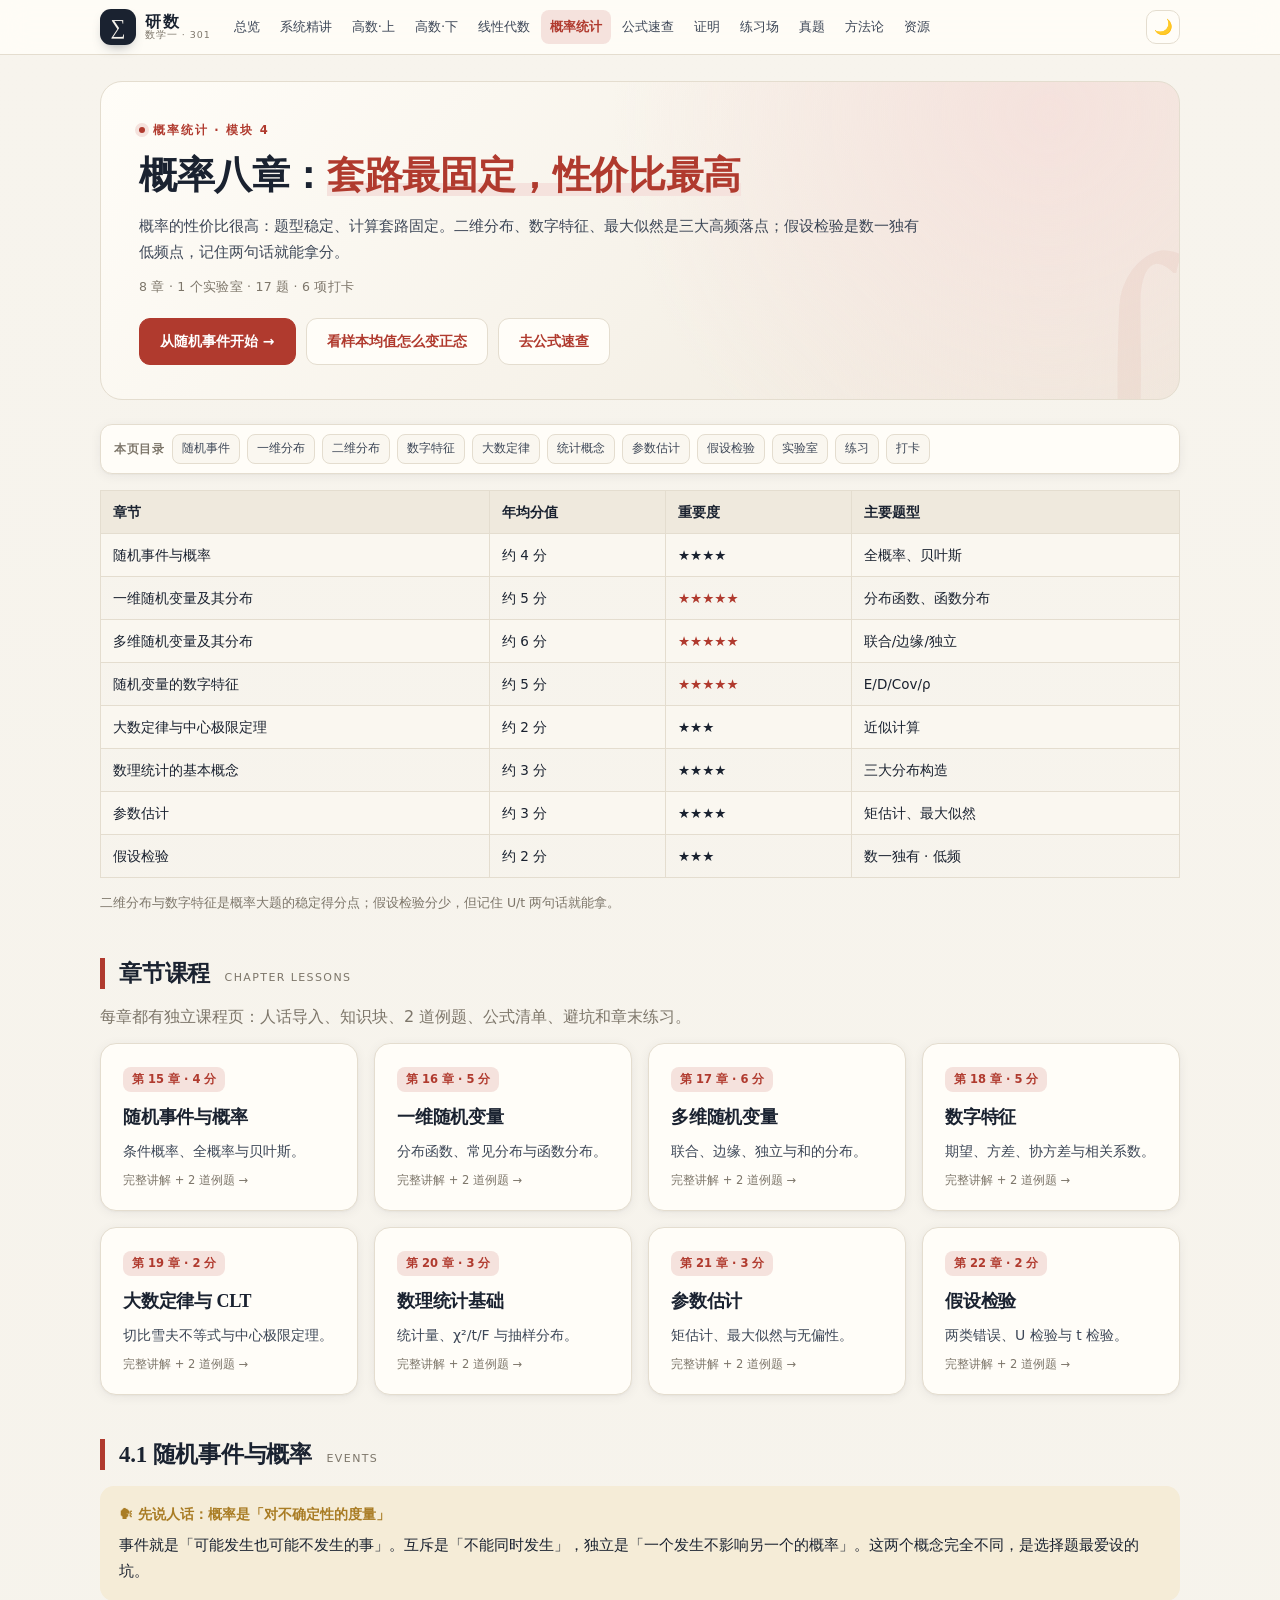
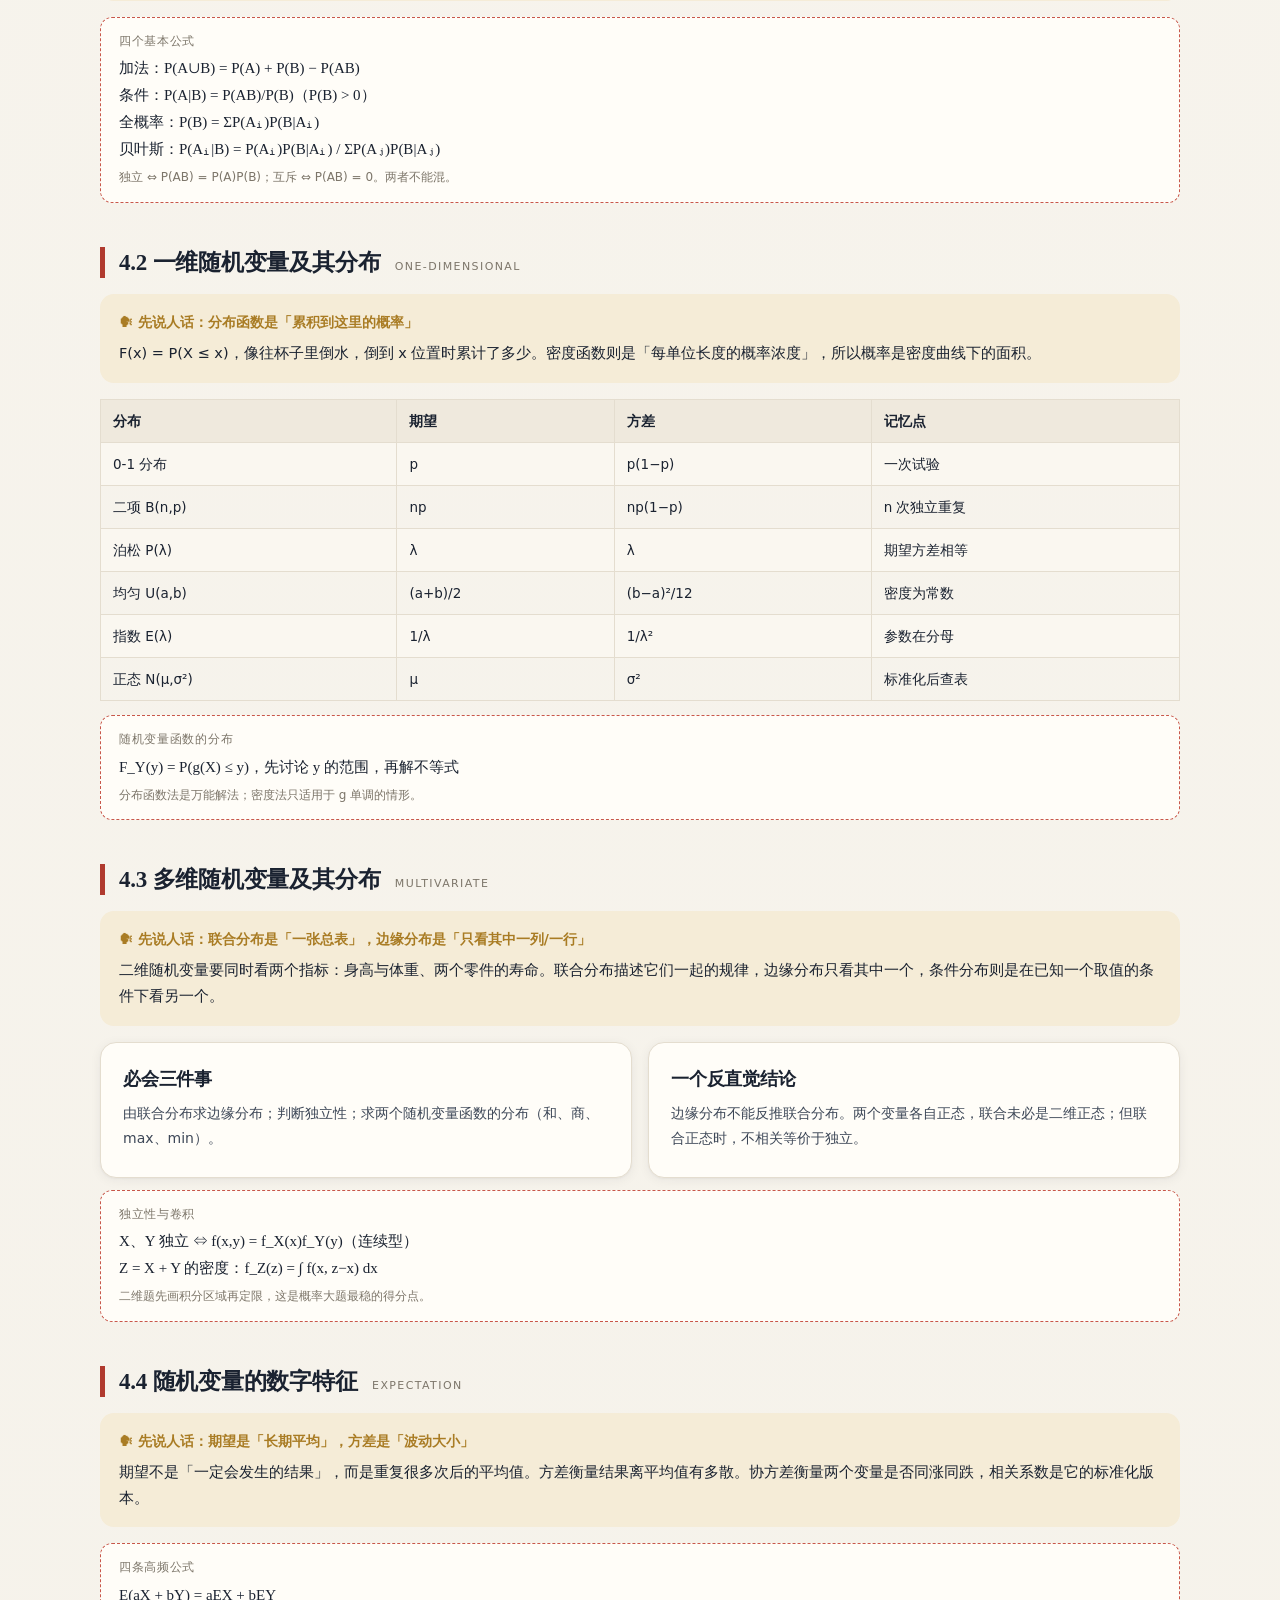
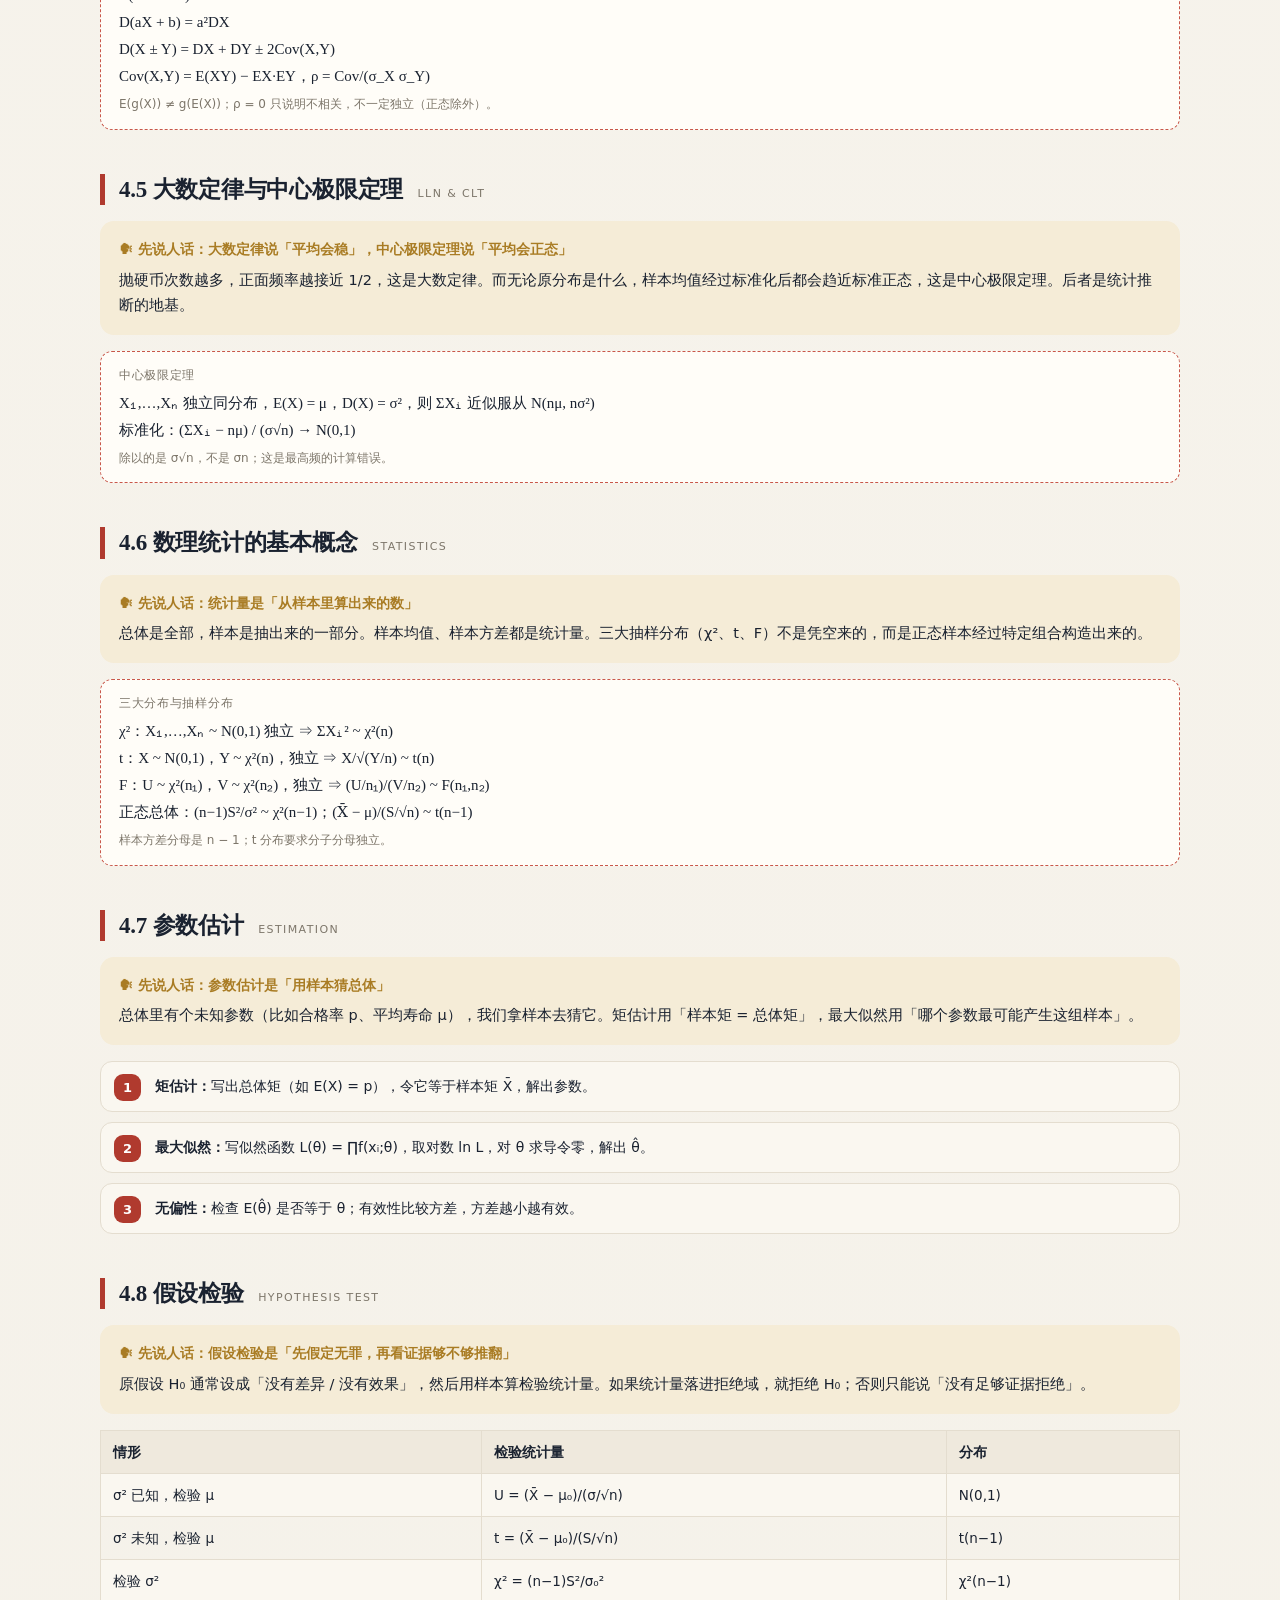
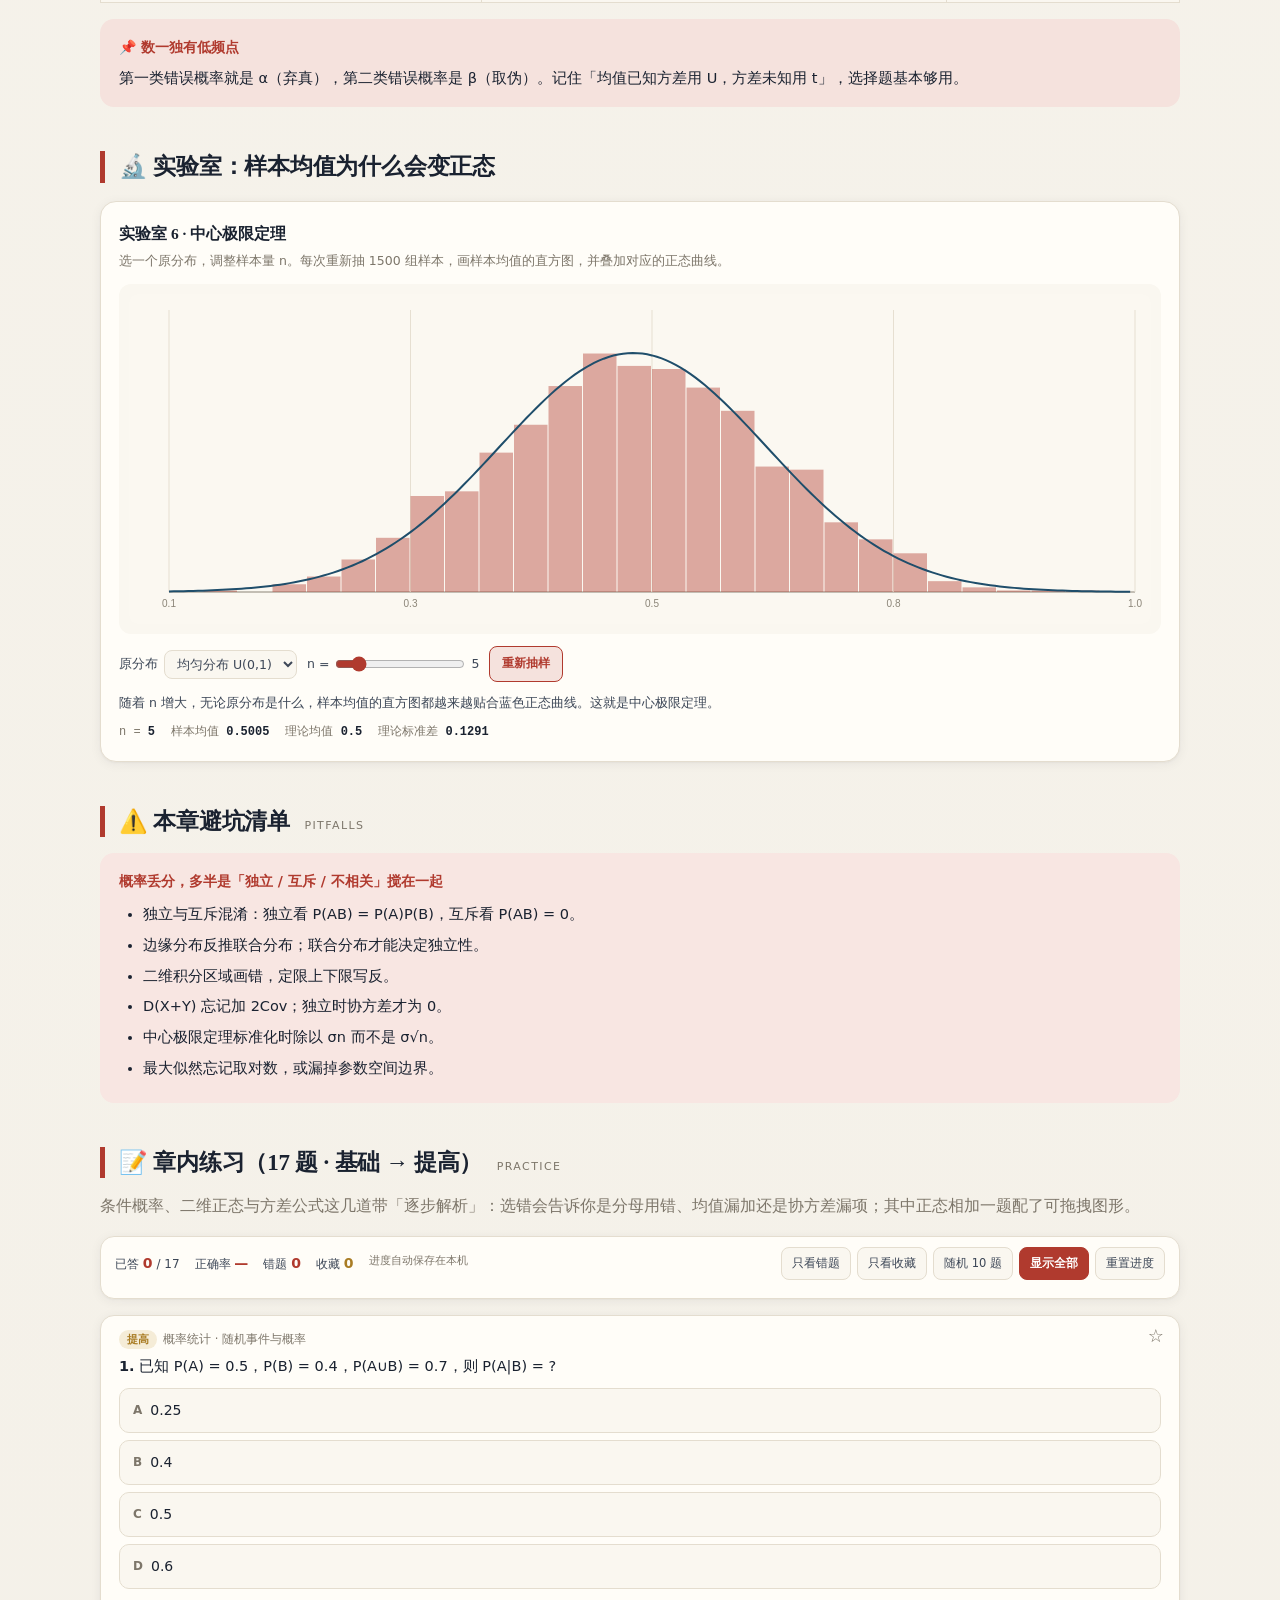
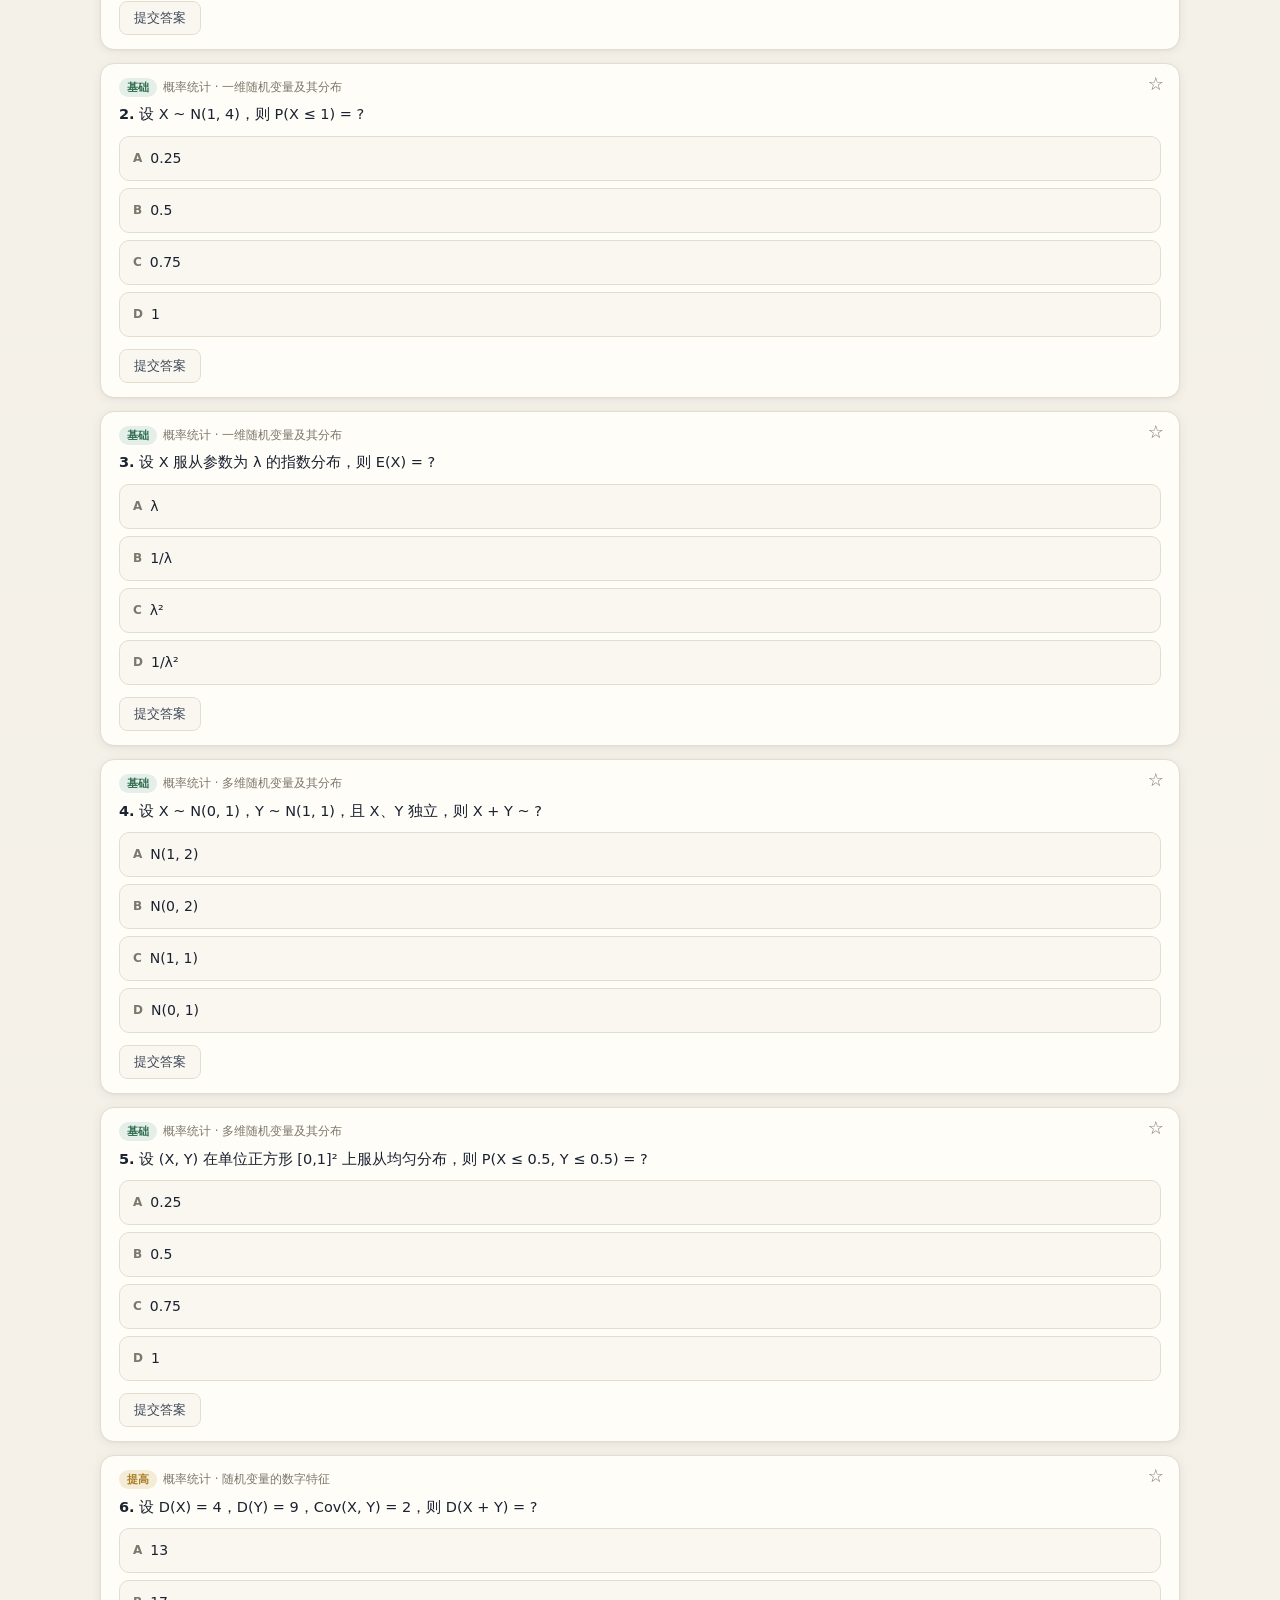
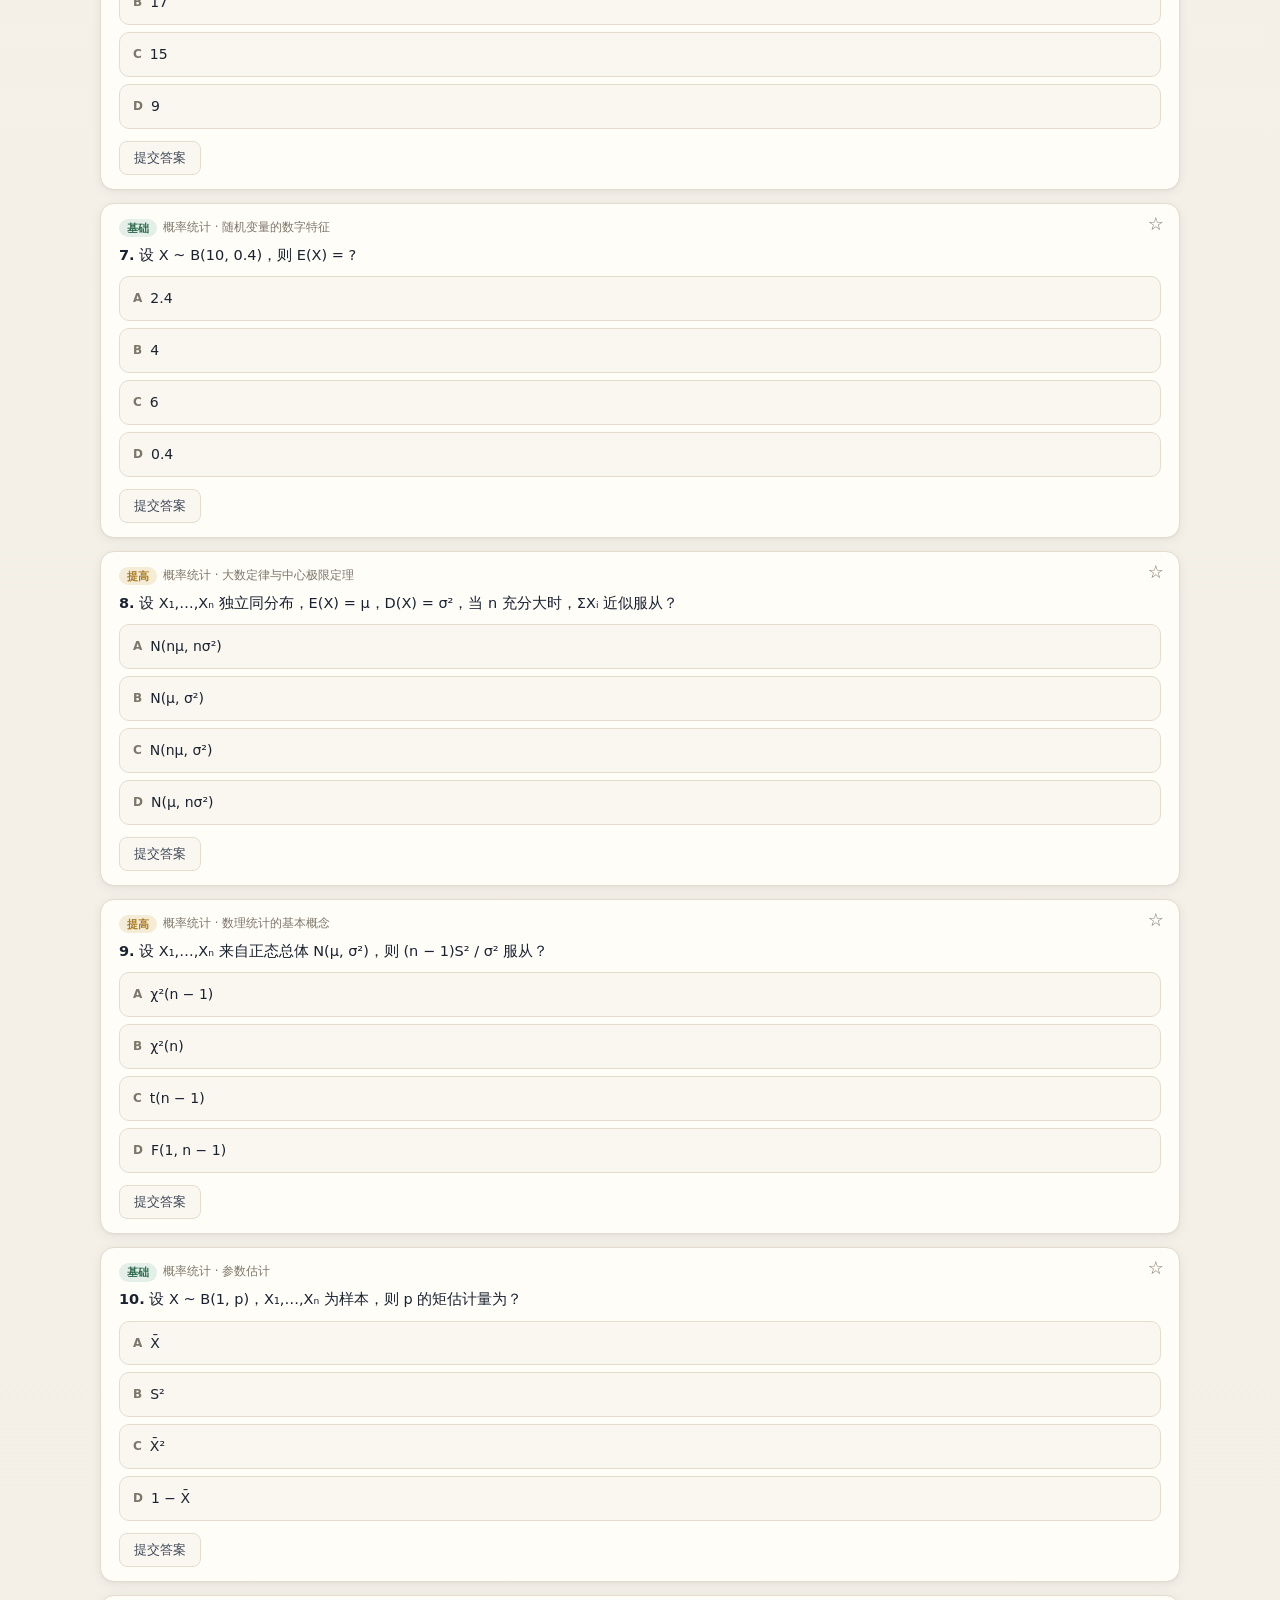
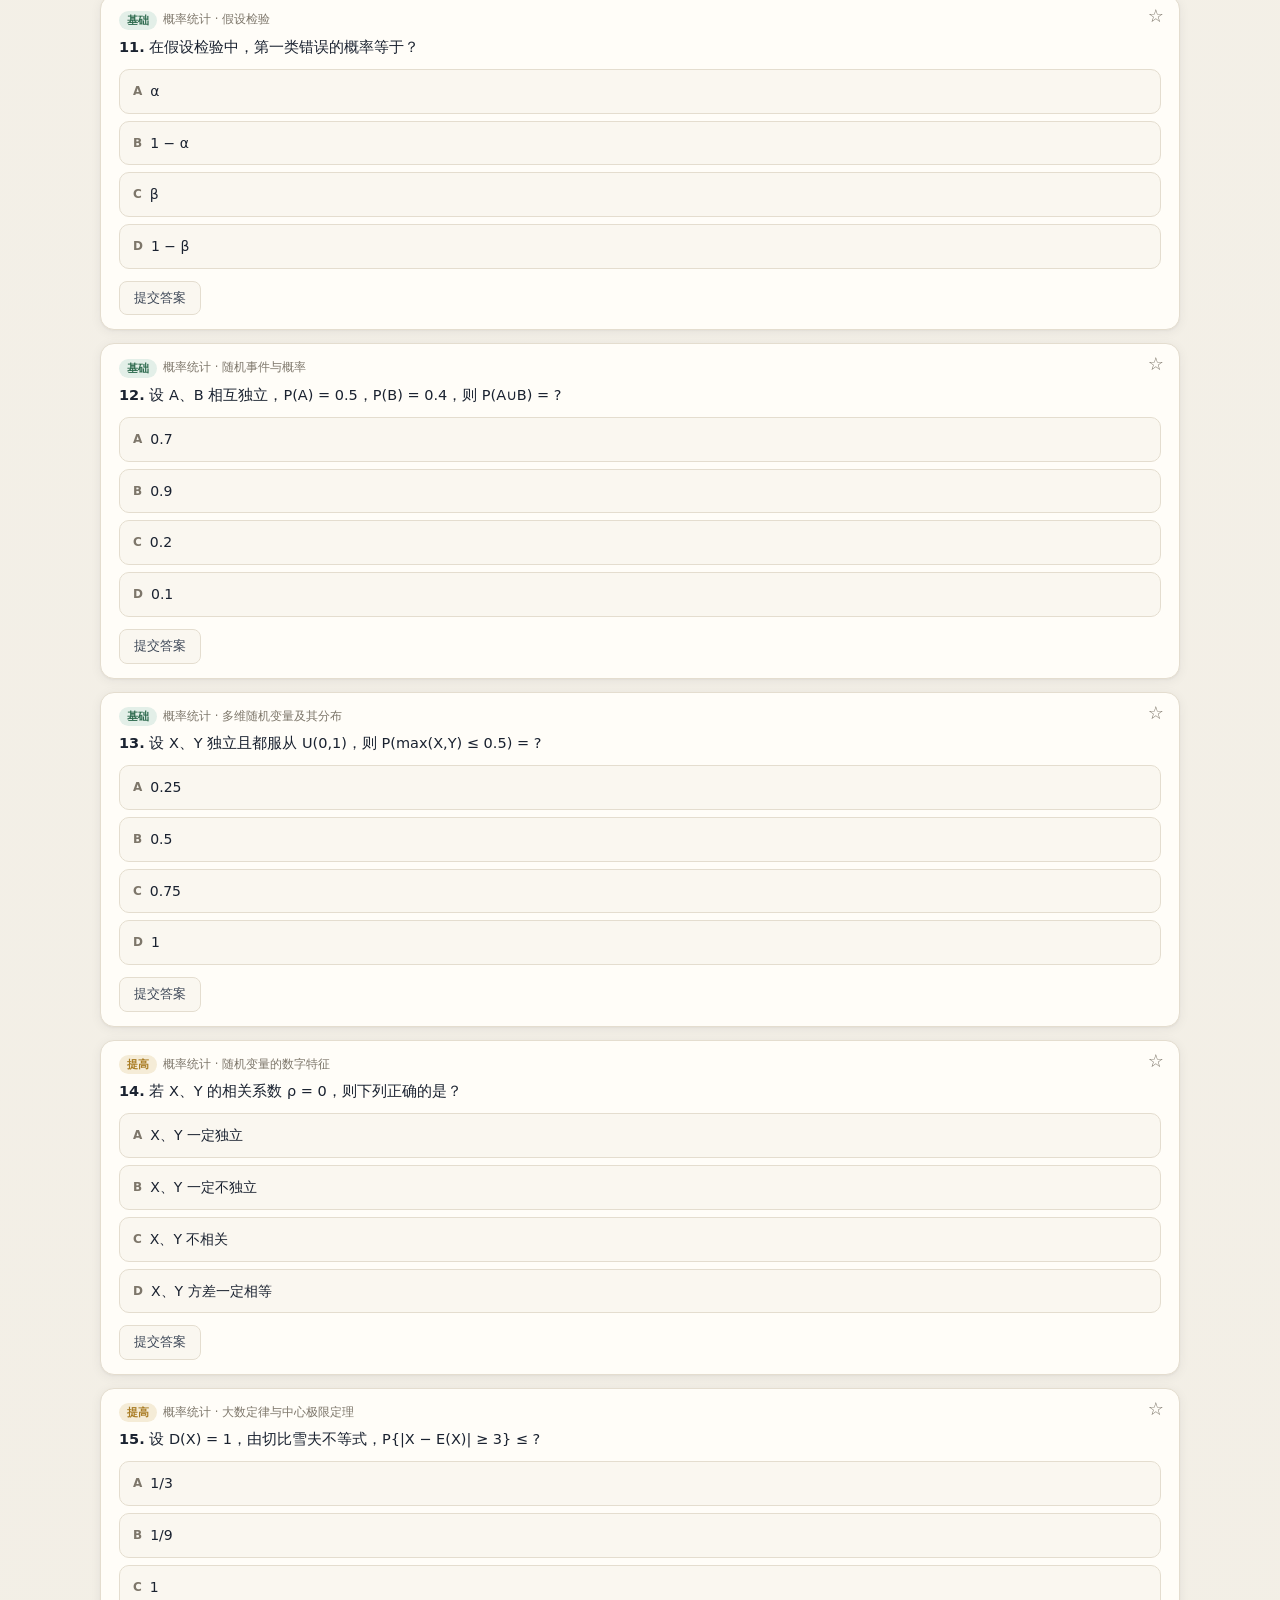
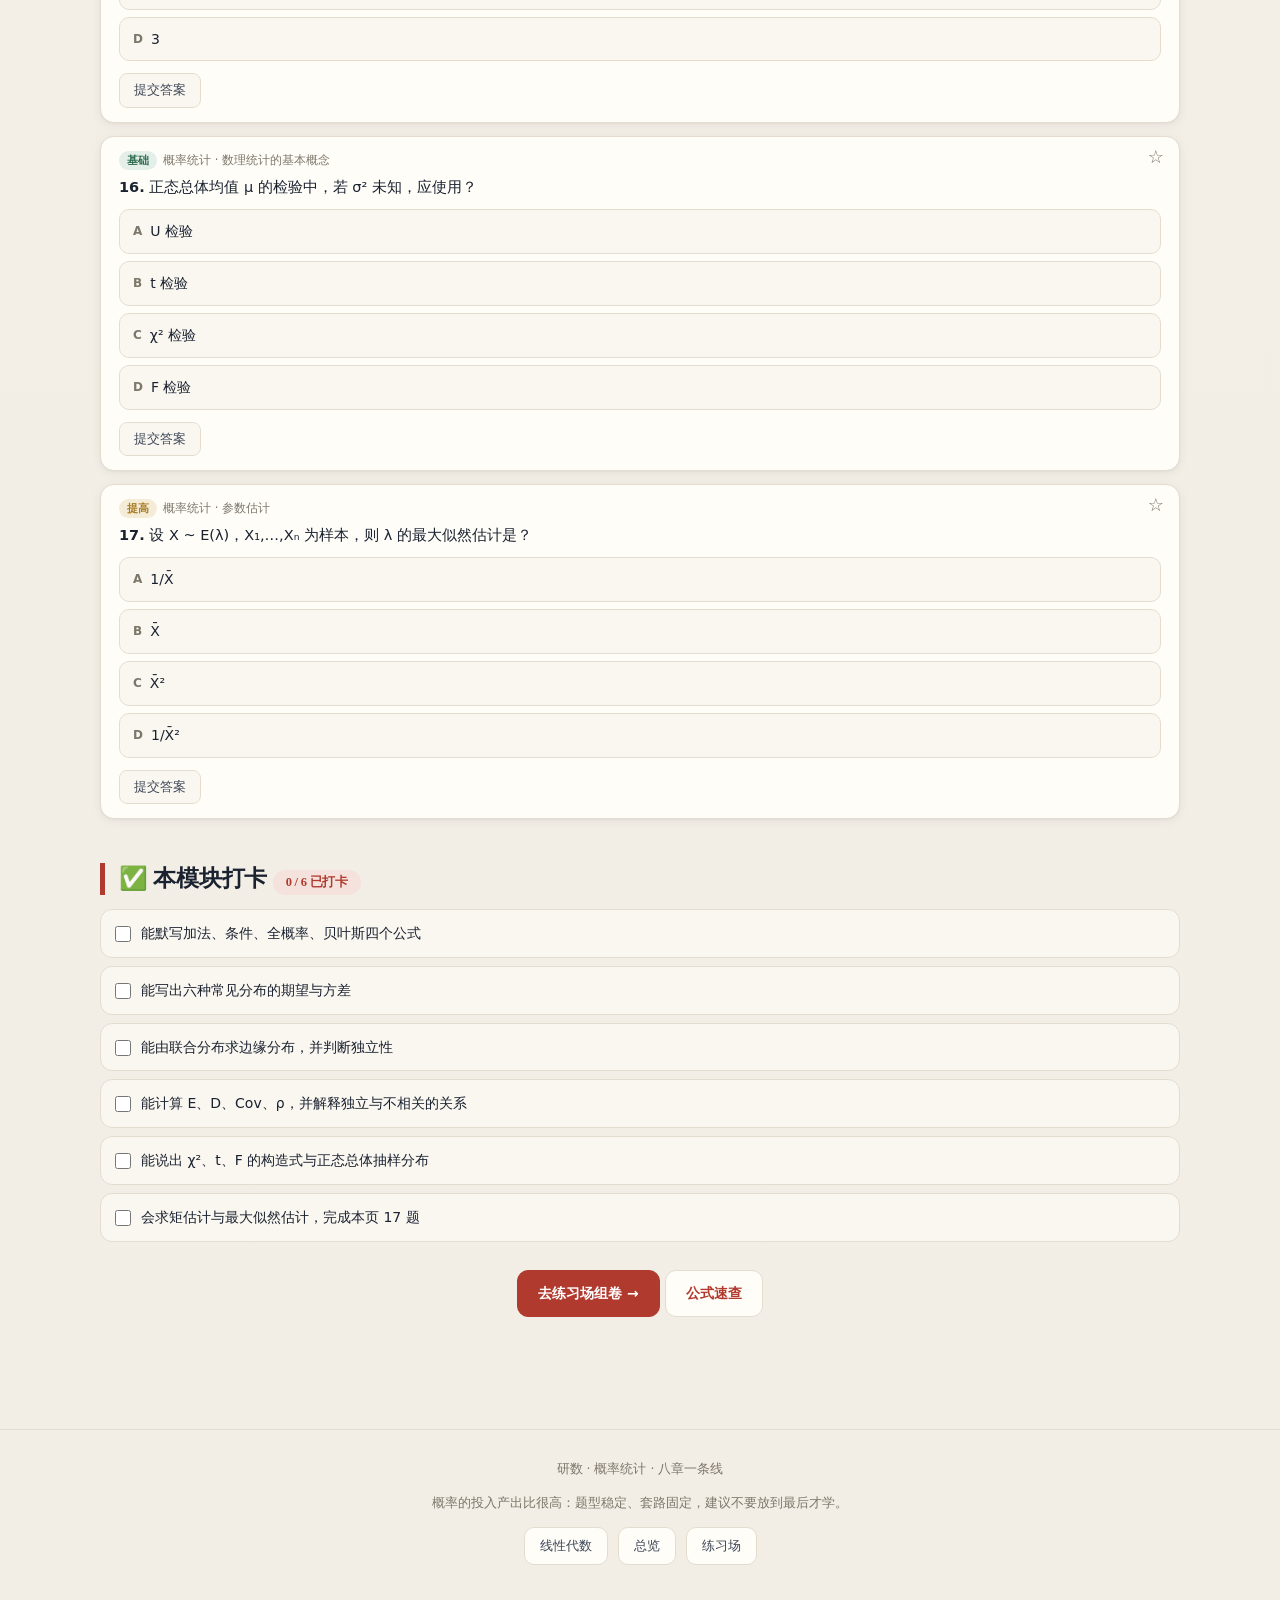
<file: gailv.html>
<!DOCTYPE html>
<html lang="zh-CN" data-theme="light">
<head>
<meta charset="UTF-8">
<meta name="viewport" content="width=device-width, initial-scale=1.0">
<title>概率统计 · 从事件到假设检验 | 研数</title>
<meta name="description" content="考研数学一概率统计：随机事件、一维/二维分布、数字特征、大数定律与中心极限定理、参数估计、假设检验。含 CLT 实验室与 17 题练习。">
<link rel="icon" href="data:image/svg+xml,%3Csvg xmlns='http://www.w3.org/2000/svg' viewBox='0 0 100 100'%3E%3Crect width='100' height='100' rx='22' fill='%231b2430'/%3E%3Ctext x='50' y='71' font-size='60' text-anchor='middle' fill='%23f6f3ec' font-family='Georgia'%3E%E2%88%91%3C/text%3E%3C/svg%3E">
<link rel="stylesheet" href="assets/style.css">
<script>try{var t=JSON.parse(localStorage.getItem("yanshu.theme")||"null");if(t)document.documentElement.setAttribute("data-theme",t);}catch(e){}</script>
</head>
<body>

<nav class="topbar"><div class="topbar-inner">
  <a class="logo" href="index.html"><span class="logo-mark">∑</span><span class="logo-text"><b>研数</b><small>数学一 · 301</small></span></a>
  <div class="nav-links">
    <a href="index.html">总览</a>
    <a href="lectures.html">系统精讲</a>
    <a href="gaoshu-1.html">高数·上</a>
    <a href="gaoshu-2.html">高数·下</a>
    <a href="xiandai.html">线性代数</a>
    <a href="gailv.html">概率统计</a>
    <a href="formulas.html">公式速查</a>
    <a href="proof.html">证明</a>
    <a href="practice.html">练习场</a>
    <a href="practice.html#real">真题</a>
    <a href="method.html">方法论</a>
    <a href="resources.html">资源</a>
  </div>
  <button class="theme-btn" type="button" title="切换明暗主题" aria-label="切换明暗主题">🌙</button>
</div></nav>

<div class="wrap">
  <header class="hero">
    <p class="eyebrow">概率统计 · 模块 4</p>
    <h1>概率八章：<span class="em">套路最固定，性价比最高</span></h1>
    <p class="lede">概率的性价比很高：题型稳定、计算套路固定。二维分布、数字特征、最大似然是三大高频落点；假设检验是数一独有低频点，记住两句话就能拿分。</p>
    <p class="tagline">8 章 · 1 个实验室 · 17 题 · 6 项打卡</p>
    <div class="hero-actions">
      <a class="btn" href="#s1">从随机事件开始 →</a>
      <a class="btn ghost" href="#lab">看样本均值怎么变正态</a>
      <a class="btn ghost" href="formulas.html">去公式速查</a>
    </div>
  </header>

  <div class="toc">
    <span class="toc-label">本页目录</span>
    <a href="#s1">随机事件</a>
    <a href="#s2">一维分布</a>
    <a href="#s3">二维分布</a>
    <a href="#s4">数字特征</a>
    <a href="#s5">大数定律</a>
    <a href="#s6">统计概念</a>
    <a href="#s7">参数估计</a>
    <a href="#s8">假设检验</a>
    <a href="#lab">实验室</a>
    <a href="#quiz">练习</a>
    <a href="#ck">打卡</a>
  </div>

  <div class="tbl-wrap">
    <table class="tbl">
      <tr><th>章节</th><th>年均分值</th><th>重要度</th><th>主要题型</th></tr>
      <tr><td>随机事件与概率</td><td>约 4 分</td><td>★★★★</td><td>全概率、贝叶斯</td></tr>
      <tr><td>一维随机变量及其分布</td><td>约 5 分</td><td class="hl">★★★★★</td><td>分布函数、函数分布</td></tr>
      <tr><td>多维随机变量及其分布</td><td>约 6 分</td><td class="hl">★★★★★</td><td>联合/边缘/独立</td></tr>
      <tr><td>随机变量的数字特征</td><td>约 5 分</td><td class="hl">★★★★★</td><td>E/D/Cov/ρ</td></tr>
      <tr><td>大数定律与中心极限定理</td><td>约 2 分</td><td>★★★</td><td>近似计算</td></tr>
      <tr><td>数理统计的基本概念</td><td>约 3 分</td><td>★★★★</td><td>三大分布构造</td></tr>
      <tr><td>参数估计</td><td>约 3 分</td><td>★★★★</td><td>矩估计、最大似然</td></tr>
      <tr><td>假设检验</td><td>约 2 分</td><td>★★★</td><td>数一独有 · 低频</td></tr>
    </table>
  </div>
  <p class="muted small">二维分布与数字特征是概率大题的稳定得分点；假设检验分少，但记住 U/t 两句话就能拿。</p>

  <h2 class="sec">章节课程 <span class="en">CHAPTER LESSONS</span></h2>
  <p class="muted">每章都有独立课程页：人话导入、知识块、2 道例题、公式清单、避坑和章末练习。</p>
  <div class="grid cols-3">
    <a class="card clickable" href="chapter.html?ch=p1"><span class="ch-num">第 15 章 · 4 分</span><h3>随机事件与概率</h3><p>条件概率、全概率与贝叶斯。</p><div class="ch-wave">完整讲解 + 2 道例题 →</div></a>
    <a class="card clickable" href="chapter.html?ch=p2"><span class="ch-num">第 16 章 · 5 分</span><h3>一维随机变量</h3><p>分布函数、常见分布与函数分布。</p><div class="ch-wave">完整讲解 + 2 道例题 →</div></a>
    <a class="card clickable" href="chapter.html?ch=p3"><span class="ch-num">第 17 章 · 6 分</span><h3>多维随机变量</h3><p>联合、边缘、独立与和的分布。</p><div class="ch-wave">完整讲解 + 2 道例题 →</div></a>
    <a class="card clickable" href="chapter.html?ch=p4"><span class="ch-num">第 18 章 · 5 分</span><h3>数字特征</h3><p>期望、方差、协方差与相关系数。</p><div class="ch-wave">完整讲解 + 2 道例题 →</div></a>
    <a class="card clickable" href="chapter.html?ch=p5"><span class="ch-num">第 19 章 · 2 分</span><h3>大数定律与 CLT</h3><p>切比雪夫不等式与中心极限定理。</p><div class="ch-wave">完整讲解 + 2 道例题 →</div></a>
    <a class="card clickable" href="chapter.html?ch=p6"><span class="ch-num">第 20 章 · 3 分</span><h3>数理统计基础</h3><p>统计量、χ²/t/F 与抽样分布。</p><div class="ch-wave">完整讲解 + 2 道例题 →</div></a>
    <a class="card clickable" href="chapter.html?ch=p7"><span class="ch-num">第 21 章 · 3 分</span><h3>参数估计</h3><p>矩估计、最大似然与无偏性。</p><div class="ch-wave">完整讲解 + 2 道例题 →</div></a>
    <a class="card clickable" href="chapter.html?ch=p8"><span class="ch-num">第 22 章 · 2 分</span><h3>假设检验</h3><p>两类错误、U 检验与 t 检验。</p><div class="ch-wave">完整讲解 + 2 道例题 →</div></a>
  </div>

  <h2 class="sec" id="s1">4.1 随机事件与概率 <span class="en">EVENTS</span></h2>
  <div class="callout life">
    <div class="co-title">🗣 先说人话：概率是「对不确定性的度量」</div>
    <p>事件就是「可能发生也可能不发生的事」。互斥是「不能同时发生」，独立是「一个发生不影响另一个的概率」。这两个概念完全不同，是选择题最爱设的坑。</p>
  </div>
  <div class="formula">
    <span class="fx-label">四个基本公式</span>
    加法：P(A∪B) = P(A) + P(B) − P(AB)<br>
    条件：P(A|B) = P(AB)/P(B)（P(B) &gt; 0）<br>
    全概率：P(B) = ΣP(Aᵢ)P(B|Aᵢ)<br>
    贝叶斯：P(Aᵢ|B) = P(Aᵢ)P(B|Aᵢ) / ΣP(Aⱼ)P(B|Aⱼ)
    <span class="small">独立 ⇔ P(AB) = P(A)P(B)；互斥 ⇔ P(AB) = 0。两者不能混。</span>
  </div>

  <h2 class="sec" id="s2">4.2 一维随机变量及其分布 <span class="en">ONE-DIMENSIONAL</span></h2>
  <div class="callout life">
    <div class="co-title">🗣 先说人话：分布函数是「累积到这里的概率」</div>
    <p>F(x) = P(X ≤ x)，像往杯子里倒水，倒到 x 位置时累计了多少。密度函数则是「每单位长度的概率浓度」，所以概率是密度曲线下的面积。</p>
  </div>
  <div class="tbl-wrap">
    <table class="tbl">
      <tr><th>分布</th><th>期望</th><th>方差</th><th>记忆点</th></tr>
      <tr><td>0-1 分布</td><td>p</td><td>p(1−p)</td><td>一次试验</td></tr>
      <tr><td>二项 B(n,p)</td><td>np</td><td>np(1−p)</td><td>n 次独立重复</td></tr>
      <tr><td>泊松 P(λ)</td><td>λ</td><td>λ</td><td>期望方差相等</td></tr>
      <tr><td>均匀 U(a,b)</td><td>(a+b)/2</td><td>(b−a)²/12</td><td>密度为常数</td></tr>
      <tr><td>指数 E(λ)</td><td>1/λ</td><td>1/λ²</td><td>参数在分母</td></tr>
      <tr><td>正态 N(μ,σ²)</td><td>μ</td><td>σ²</td><td>标准化后查表</td></tr>
    </table>
  </div>
  <div class="formula">
    <span class="fx-label">随机变量函数的分布</span>
    F_Y(y) = P(g(X) ≤ y)，先讨论 y 的范围，再解不等式
    <span class="small">分布函数法是万能解法；密度法只适用于 g 单调的情形。</span>
  </div>

  <h2 class="sec" id="s3">4.3 多维随机变量及其分布 <span class="en">MULTIVARIATE</span></h2>
  <div class="callout life">
    <div class="co-title">🗣 先说人话：联合分布是「一张总表」，边缘分布是「只看其中一列/一行」</div>
    <p>二维随机变量要同时看两个指标：身高与体重、两个零件的寿命。联合分布描述它们一起的规律，边缘分布只看其中一个，条件分布则是在已知一个取值的条件下看另一个。</p>
  </div>
  <div class="grid cols-2">
    <div class="card">
      <h3>必会三件事</h3>
      <p>由联合分布求边缘分布；判断独立性；求两个随机变量函数的分布（和、商、max、min）。</p>
    </div>
    <div class="card">
      <h3>一个反直觉结论</h3>
      <p>边缘分布不能反推联合分布。两个变量各自正态，联合未必是二维正态；但联合正态时，不相关等价于独立。</p>
    </div>
  </div>
  <div class="formula">
    <span class="fx-label">独立性与卷积</span>
    X、Y 独立 ⇔ f(x,y) = f_X(x)f_Y(y)（连续型）<br>
    Z = X + Y 的密度：f_Z(z) = ∫ f(x, z−x) dx
    <span class="small">二维题先画积分区域再定限，这是概率大题最稳的得分点。</span>
  </div>

  <h2 class="sec" id="s4">4.4 随机变量的数字特征 <span class="en">EXPECTATION</span></h2>
  <div class="callout life">
    <div class="co-title">🗣 先说人话：期望是「长期平均」，方差是「波动大小」</div>
    <p>期望不是「一定会发生的结果」，而是重复很多次后的平均值。方差衡量结果离平均值有多散。协方差衡量两个变量是否同涨同跌，相关系数是它的标准化版本。</p>
  </div>
  <div class="formula">
    <span class="fx-label">四条高频公式</span>
    E(aX + bY) = aEX + bEY<br>
    D(aX + b) = a²DX<br>
    D(X ± Y) = DX + DY ± 2Cov(X,Y)<br>
    Cov(X,Y) = E(XY) − EX·EY，ρ = Cov/(σ_X σ_Y)
    <span class="small">E(g(X)) ≠ g(E(X))；ρ = 0 只说明不相关，不一定独立（正态除外）。</span>
  </div>

  <h2 class="sec" id="s5">4.5 大数定律与中心极限定理 <span class="en">LLN &amp; CLT</span></h2>
  <div class="callout life">
    <div class="co-title">🗣 先说人话：大数定律说「平均会稳」，中心极限定理说「平均会正态」</div>
    <p>抛硬币次数越多，正面频率越接近 1/2，这是大数定律。而无论原分布是什么，样本均值经过标准化后都会趋近标准正态，这是中心极限定理。后者是统计推断的地基。</p>
  </div>
  <div class="formula">
    <span class="fx-label">中心极限定理</span>
    X₁,…,Xₙ 独立同分布，E(X) = μ，D(X) = σ²，则 ΣXᵢ 近似服从 N(nμ, nσ²)<br>
    标准化：(ΣXᵢ − nμ) / (σ√n) → N(0,1)
    <span class="small">除以的是 σ√n，不是 σn；这是最高频的计算错误。</span>
  </div>

  <h2 class="sec" id="s6">4.6 数理统计的基本概念 <span class="en">STATISTICS</span></h2>
  <div class="callout life">
    <div class="co-title">🗣 先说人话：统计量是「从样本里算出来的数」</div>
    <p>总体是全部，样本是抽出来的一部分。样本均值、样本方差都是统计量。三大抽样分布（χ²、t、F）不是凭空来的，而是正态样本经过特定组合构造出来的。</p>
  </div>
  <div class="formula">
    <span class="fx-label">三大分布与抽样分布</span>
    χ²：X₁,…,Xₙ ~ N(0,1) 独立 ⇒ ΣXᵢ² ~ χ²(n)<br>
    t：X ~ N(0,1)，Y ~ χ²(n)，独立 ⇒ X/√(Y/n) ~ t(n)<br>
    F：U ~ χ²(n₁)，V ~ χ²(n₂)，独立 ⇒ (U/n₁)/(V/n₂) ~ F(n₁,n₂)<br>
    正态总体：(n−1)S²/σ² ~ χ²(n−1)；(X̄ − μ)/(S/√n) ~ t(n−1)
    <span class="small">样本方差分母是 n − 1；t 分布要求分子分母独立。</span>
  </div>

  <h2 class="sec" id="s7">4.7 参数估计 <span class="en">ESTIMATION</span></h2>
  <div class="callout life">
    <div class="co-title">🗣 先说人话：参数估计是「用样本猜总体」</div>
    <p>总体里有个未知参数（比如合格率 p、平均寿命 μ），我们拿样本去猜它。矩估计用「样本矩 = 总体矩」，最大似然用「哪个参数最可能产生这组样本」。</p>
  </div>
  <div class="steps">
    <div class="step"><b>矩估计：</b>写出总体矩（如 E(X) = p），令它等于样本矩 X̄，解出参数。</div>
    <div class="step"><b>最大似然：</b>写似然函数 L(θ) = ∏f(xᵢ;θ)，取对数 ln L，对 θ 求导令零，解出 θ̂。</div>
    <div class="step"><b>无偏性：</b>检查 E(θ̂) 是否等于 θ；有效性比较方差，方差越小越有效。</div>
  </div>

  <h2 class="sec" id="s8">4.8 假设检验 <span class="en">HYPOTHESIS TEST</span></h2>
  <div class="callout life">
    <div class="co-title">🗣 先说人话：假设检验是「先假定无罪，再看证据够不够推翻」</div>
    <p>原假设 H₀ 通常设成「没有差异 / 没有效果」，然后用样本算检验统计量。如果统计量落进拒绝域，就拒绝 H₀；否则只能说「没有足够证据拒绝」。</p>
  </div>
  <div class="tbl-wrap">
    <table class="tbl">
      <tr><th>情形</th><th>检验统计量</th><th>分布</th></tr>
      <tr><td>σ² 已知，检验 μ</td><td>U = (X̄ − μ₀)/(σ/√n)</td><td>N(0,1)</td></tr>
      <tr><td>σ² 未知，检验 μ</td><td>t = (X̄ − μ₀)/(S/√n)</td><td>t(n−1)</td></tr>
      <tr><td>检验 σ²</td><td>χ² = (n−1)S²/σ₀²</td><td>χ²(n−1)</td></tr>
    </table>
  </div>
  <div class="callout exam">
    <div class="co-title">📌 数一独有低频点</div>
    <p>第一类错误概率就是 α（弃真），第二类错误概率是 β（取伪）。记住「均值已知方差用 U，方差未知用 t」，选择题基本够用。</p>
  </div>

  <h2 class="sec" id="lab">🔬 实验室：样本均值为什么会变正态</h2>
  <div class="lab" data-lab="clt">
    <div class="lab-title">实验室 6 · 中心极限定理</div>
    <p class="lab-desc">选一个原分布，调整样本量 n。每次重新抽 1500 组样本，画样本均值的直方图，并叠加对应的正态曲线。</p>
    <div class="lab-stage"><canvas id="labCLT" height="330"></canvas></div>
    <div class="lab-ctrl">
      <label>原分布
        <select id="cltDist">
          <option value="uniform">均匀分布 U(0,1)</option>
          <option value="exp">指数分布 E(1)</option>
        </select>
      </label>
      <label>n = <input id="cltN" type="range" min="1" max="30" step="1" value="5"><span id="cltNVal">5</span></label>
      <button id="cltDraw" type="button">重新抽样</button>
    </div>
    <div class="lab-note" id="cltNote"></div>
    <div class="lab-read" id="cltRead"></div>
  </div>

  <h2 class="sec" id="pit">⚠️ 本章避坑清单 <span class="en">PITFALLS</span></h2>
  <div class="callout warn">
    <div class="co-title">概率丢分，多半是「独立 / 互斥 / 不相关」搅在一起</div>
    <ul style="margin-bottom:0">
      <li>独立与互斥混淆：独立看 P(AB) = P(A)P(B)，互斥看 P(AB) = 0。</li>
      <li>边缘分布反推联合分布；联合分布才能决定独立性。</li>
      <li>二维积分区域画错，定限上下限写反。</li>
      <li>D(X+Y) 忘记加 2Cov；独立时协方差才为 0。</li>
      <li>中心极限定理标准化时除以 σn 而不是 σ√n。</li>
      <li>最大似然忘记取对数，或漏掉参数空间边界。</li>
    </ul>
  </div>

  <h2 class="sec" id="quiz">📝 章内练习（17 题 · 基础 → 提高） <span class="en">PRACTICE</span></h2>
  <p class="muted">条件概率、二维正态与方差公式这几道带「逐步解析」：选错会告诉你是分母用错、均值漏加还是协方差漏项；其中正态相加一题配了可拖拽图形。</p>
  <div data-quiz data-chapters="p1,p2,p3,p4,p5,p6,p7,p8"></div>

  <h2 class="sec" id="ck">✅ 本模块打卡 <span class="progress-pill" data-ck-page>0 / 6 已打卡</span></h2>
  <div class="checklist">
    <label class="check-item" data-ck="gl-1"><input type="checkbox"><span>能默写加法、条件、全概率、贝叶斯四个公式</span></label>
    <label class="check-item" data-ck="gl-2"><input type="checkbox"><span>能写出六种常见分布的期望与方差</span></label>
    <label class="check-item" data-ck="gl-3"><input type="checkbox"><span>能由联合分布求边缘分布，并判断独立性</span></label>
    <label class="check-item" data-ck="gl-4"><input type="checkbox"><span>能计算 E、D、Cov、ρ，并解释独立与不相关的关系</span></label>
    <label class="check-item" data-ck="gl-5"><input type="checkbox"><span>能说出 χ²、t、F 的构造式与正态总体抽样分布</span></label>
    <label class="check-item" data-ck="gl-6"><input type="checkbox"><span>会求矩估计与最大似然估计，完成本页 17 题</span></label>
  </div>

  <p class="center" style="margin-top:28px">
    <a class="btn" href="practice.html">去练习场组卷 →</a>
    <a class="btn ghost" href="formulas.html">公式速查</a>
  </p>
</div>

<footer>
  <div class="footer-inner">
    <p>研数 · 概率统计 · 八章一条线</p>
    <p class="small">概率的投入产出比很高：题型稳定、套路固定，建议不要放到最后才学。</p>
    <div class="pagers"><a href="xiandai.html">线性代数</a><a href="index.html">总览</a><a href="practice.html">练习场</a></div>
  </div>
</footer>

<script src="assets/bank.js"></script>
<script src="assets/labs.js"></script>
<script src="assets/solution-data.js"></script>
<script src="assets/solution-why.js"></script>
<script src="assets/solution-coach.js"></script>
<script src="assets/app.js"></script>
</body>
</html>
</file>
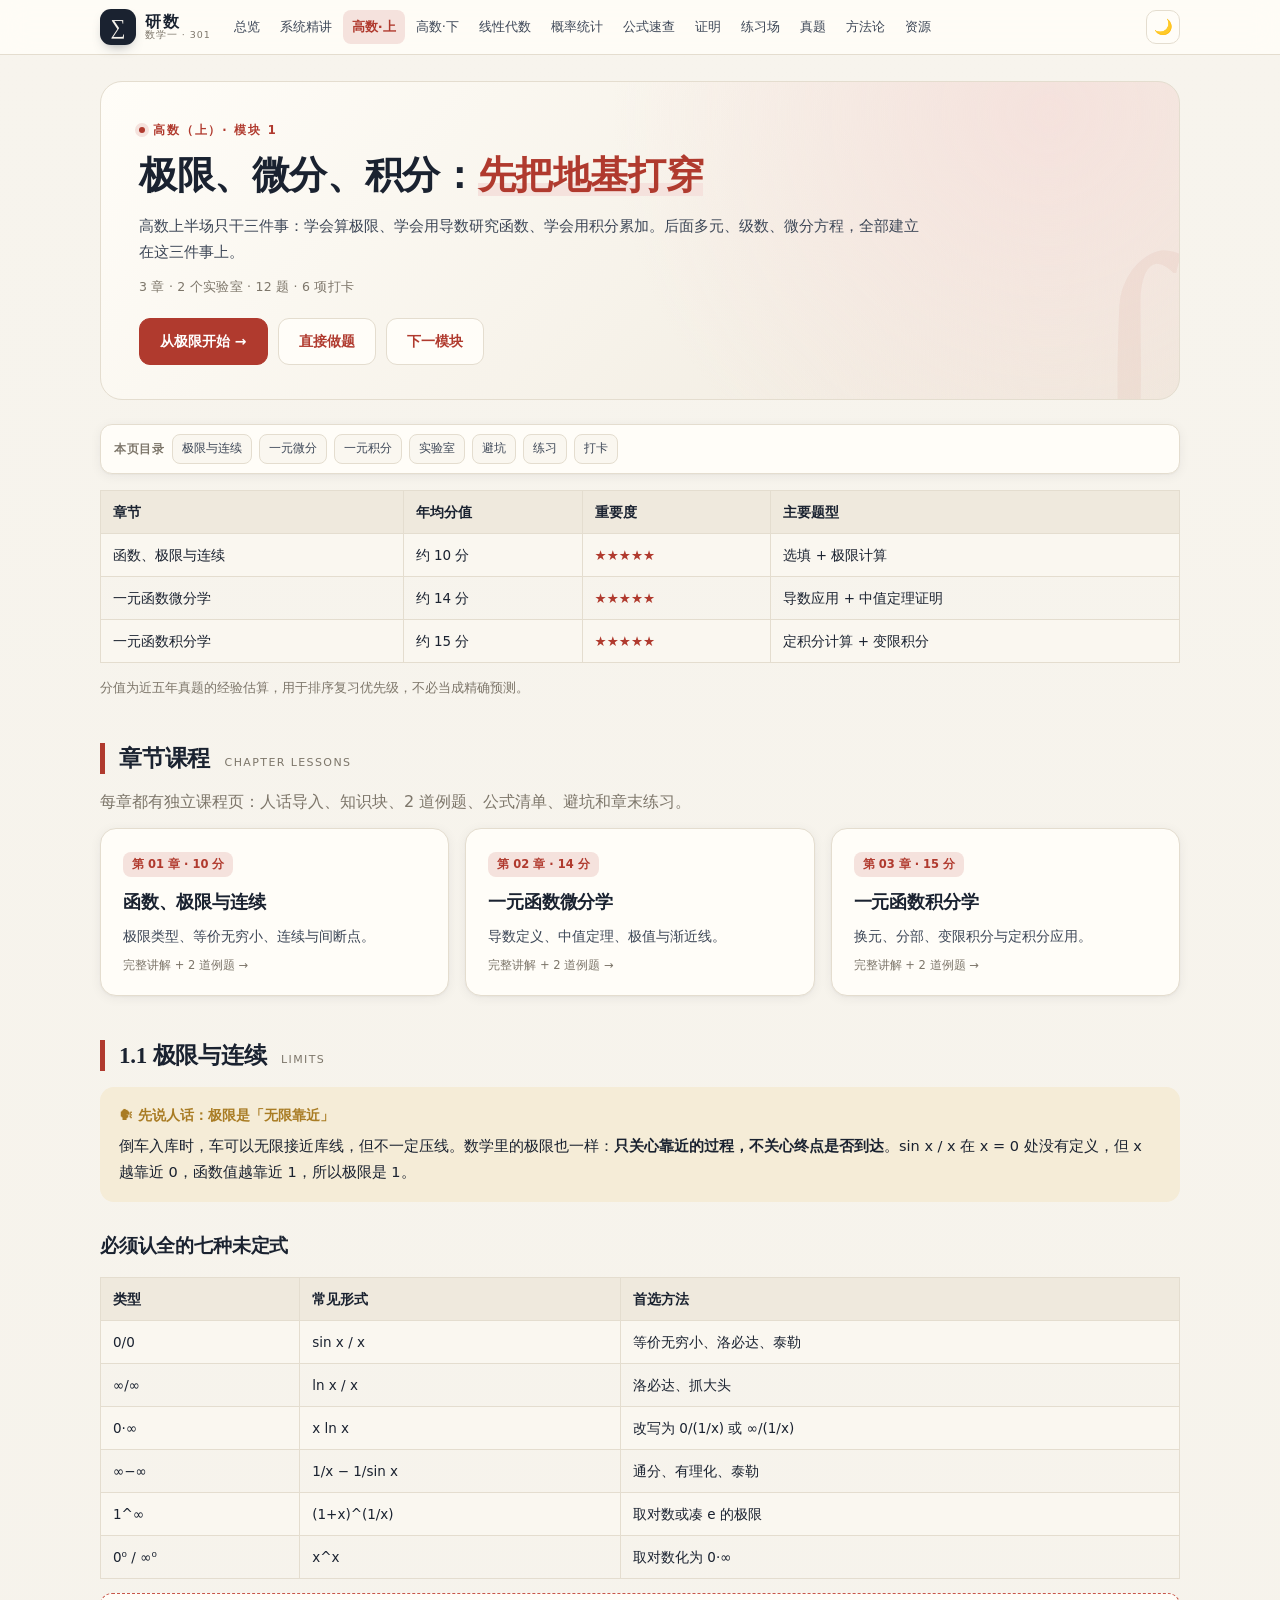
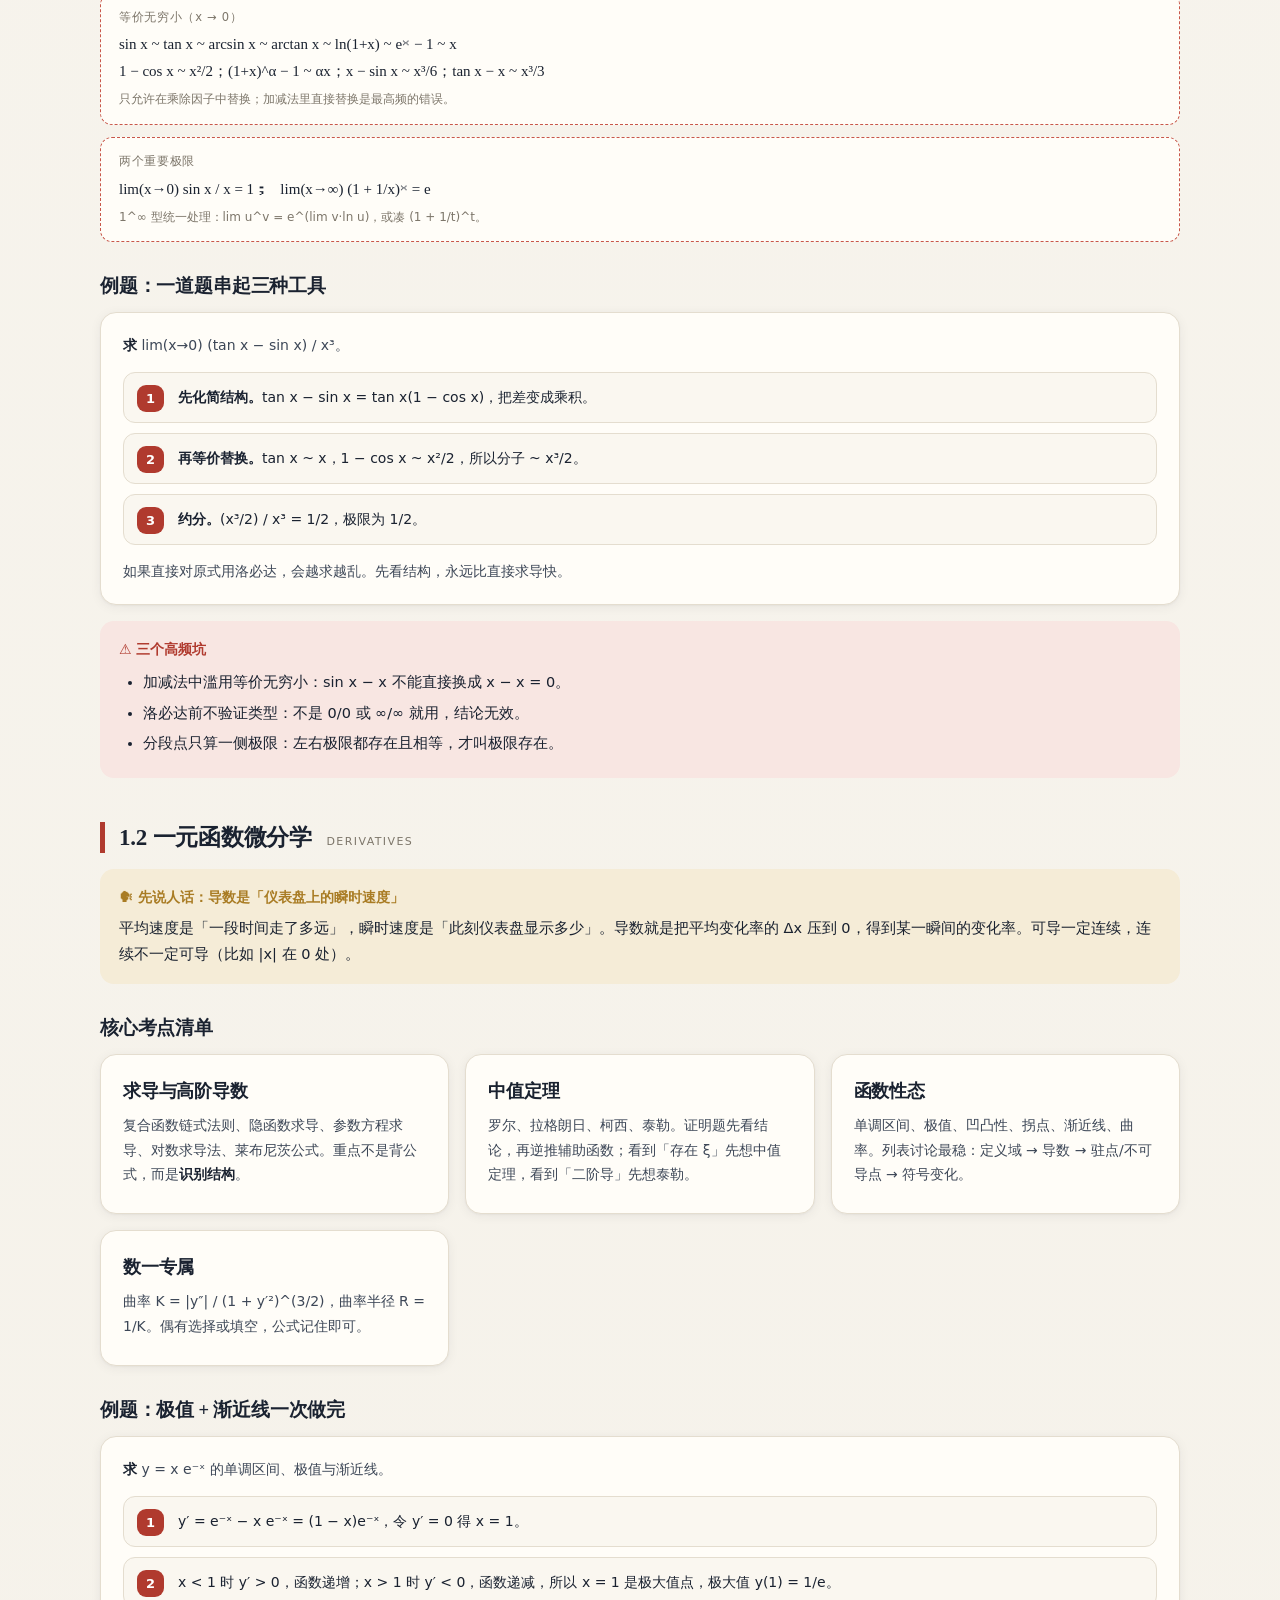
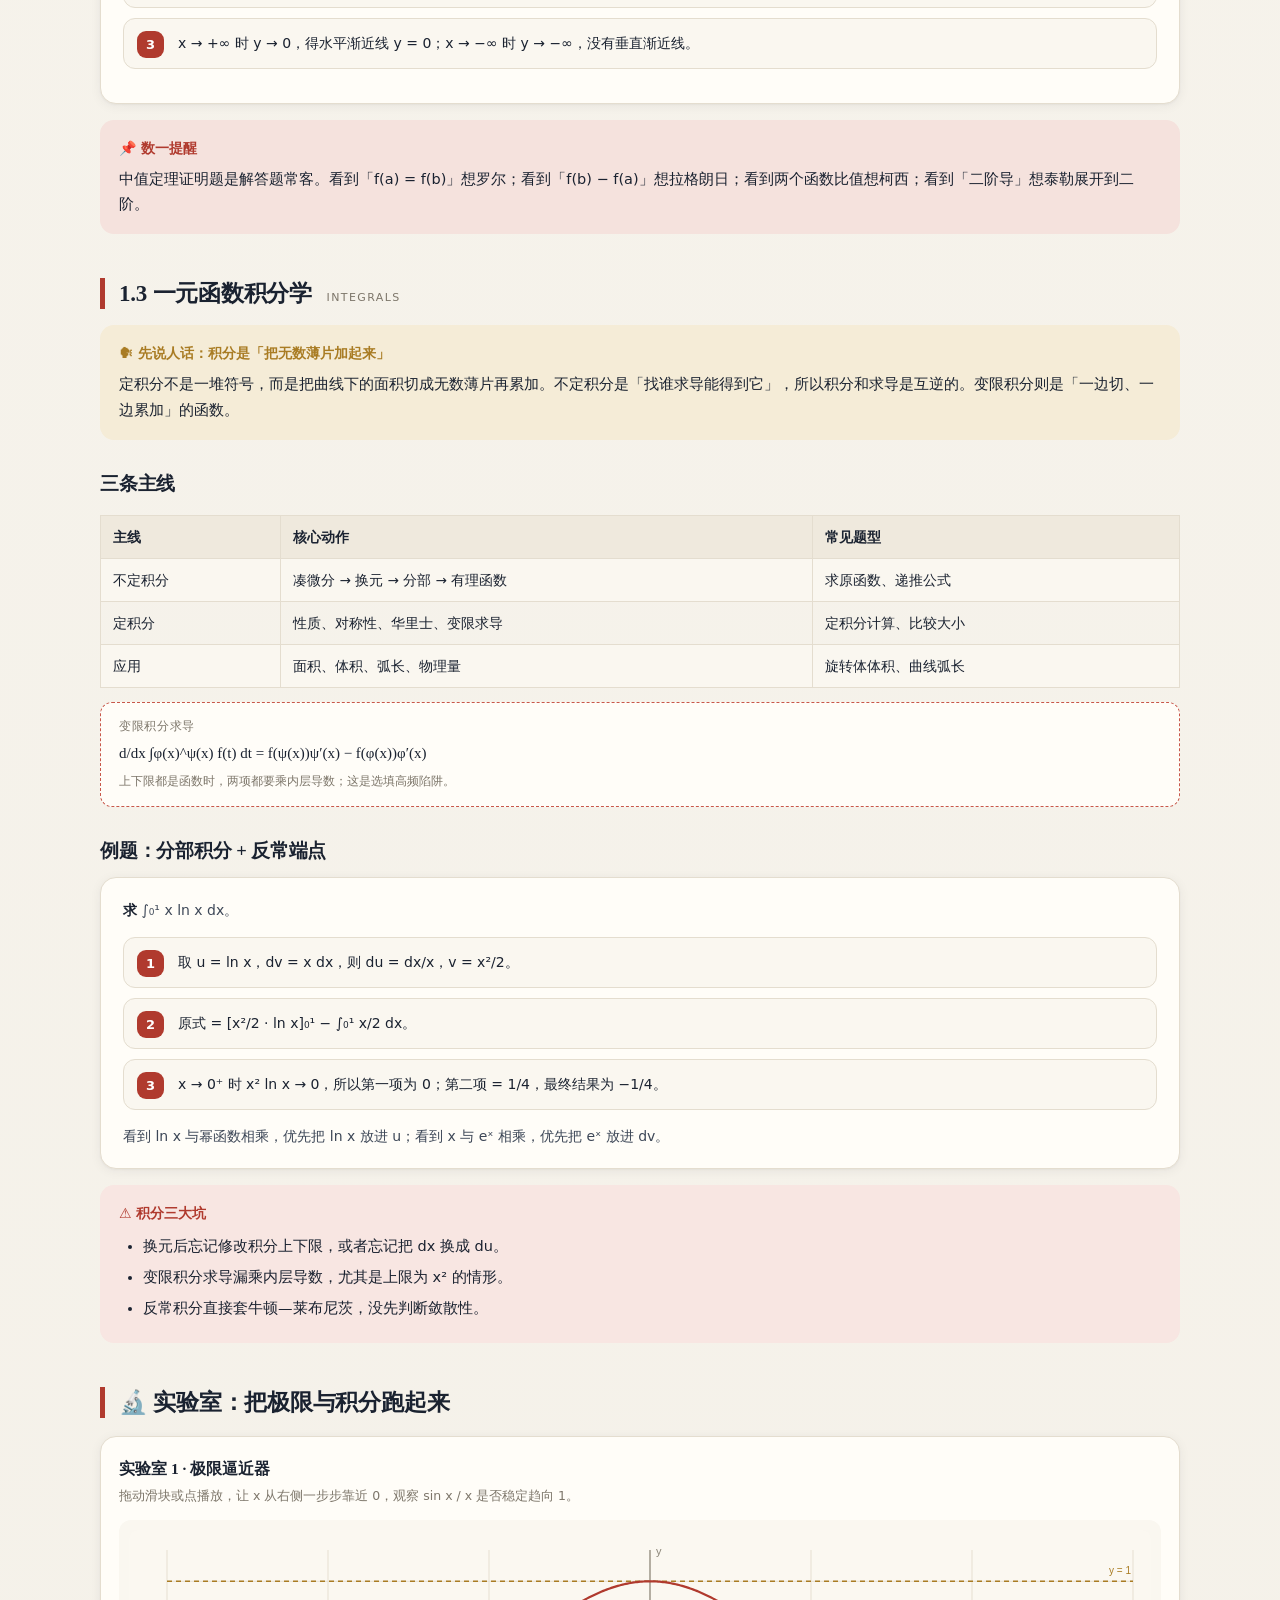
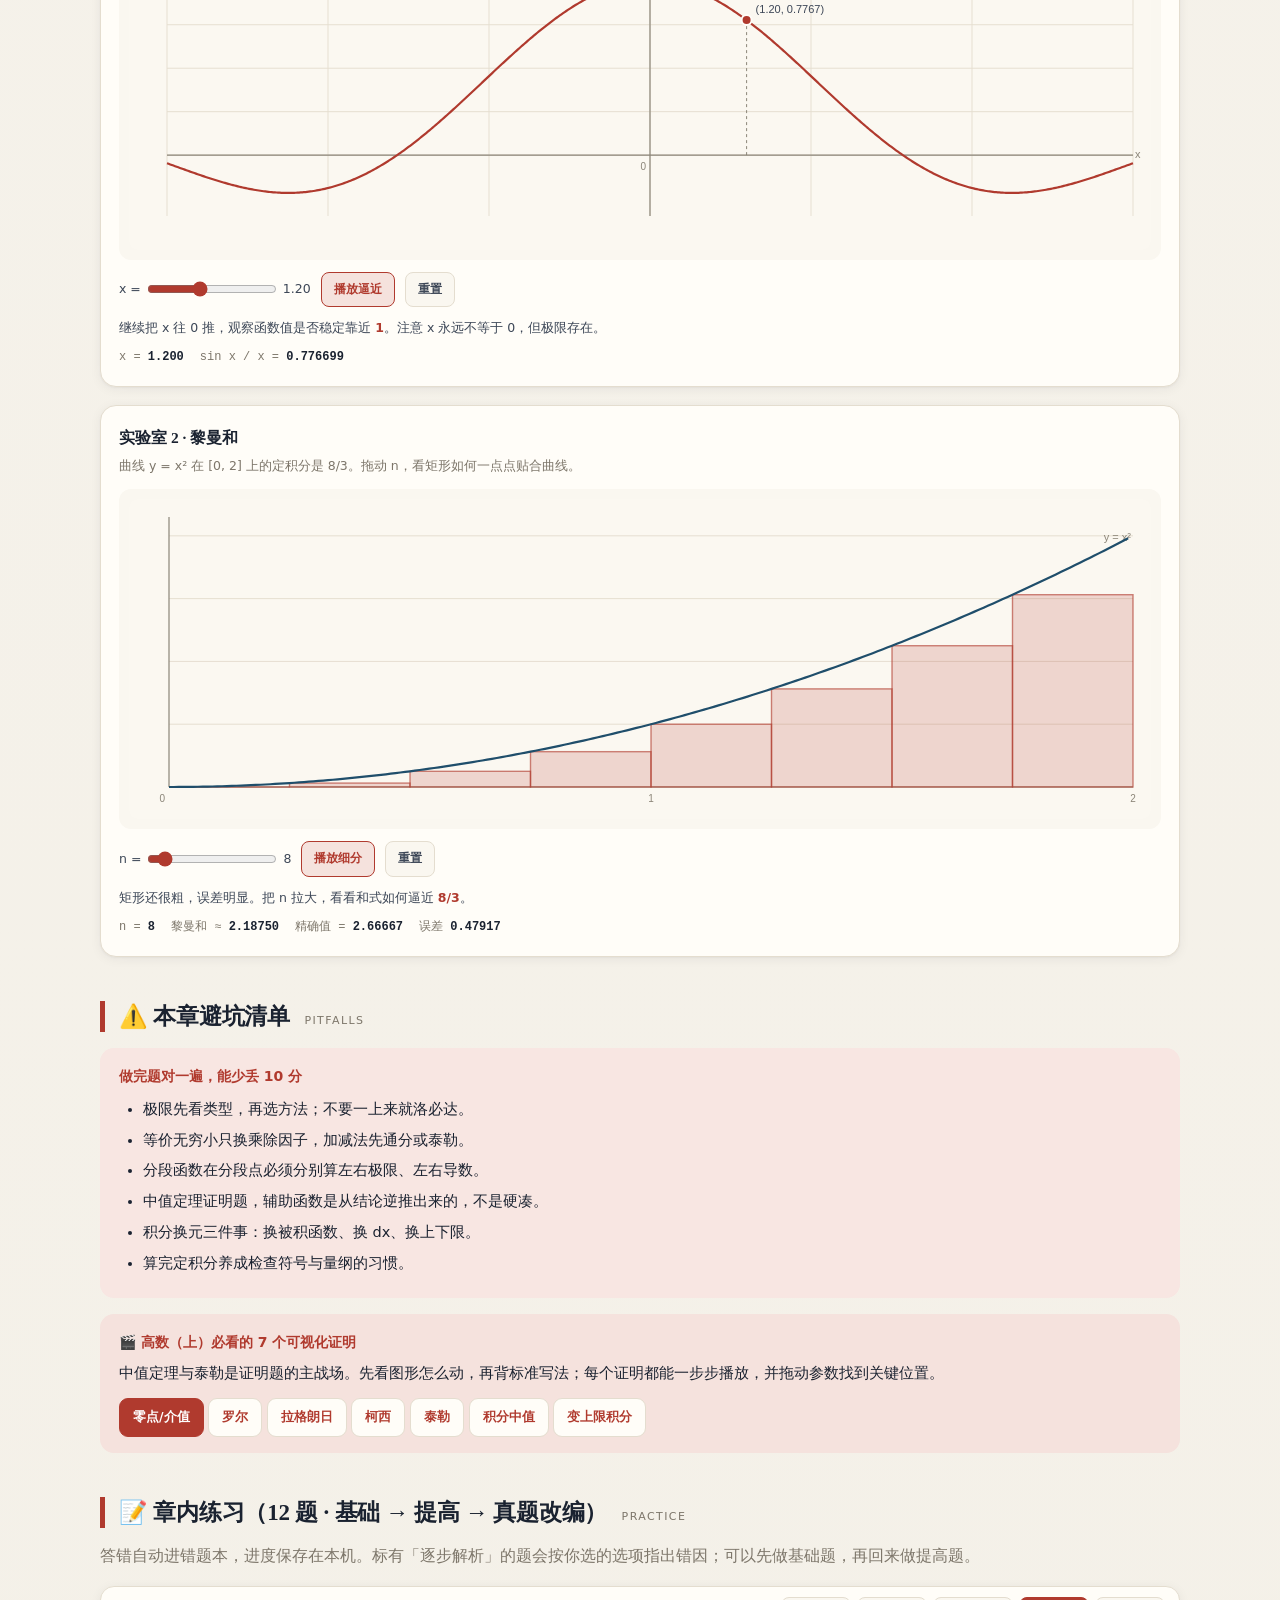
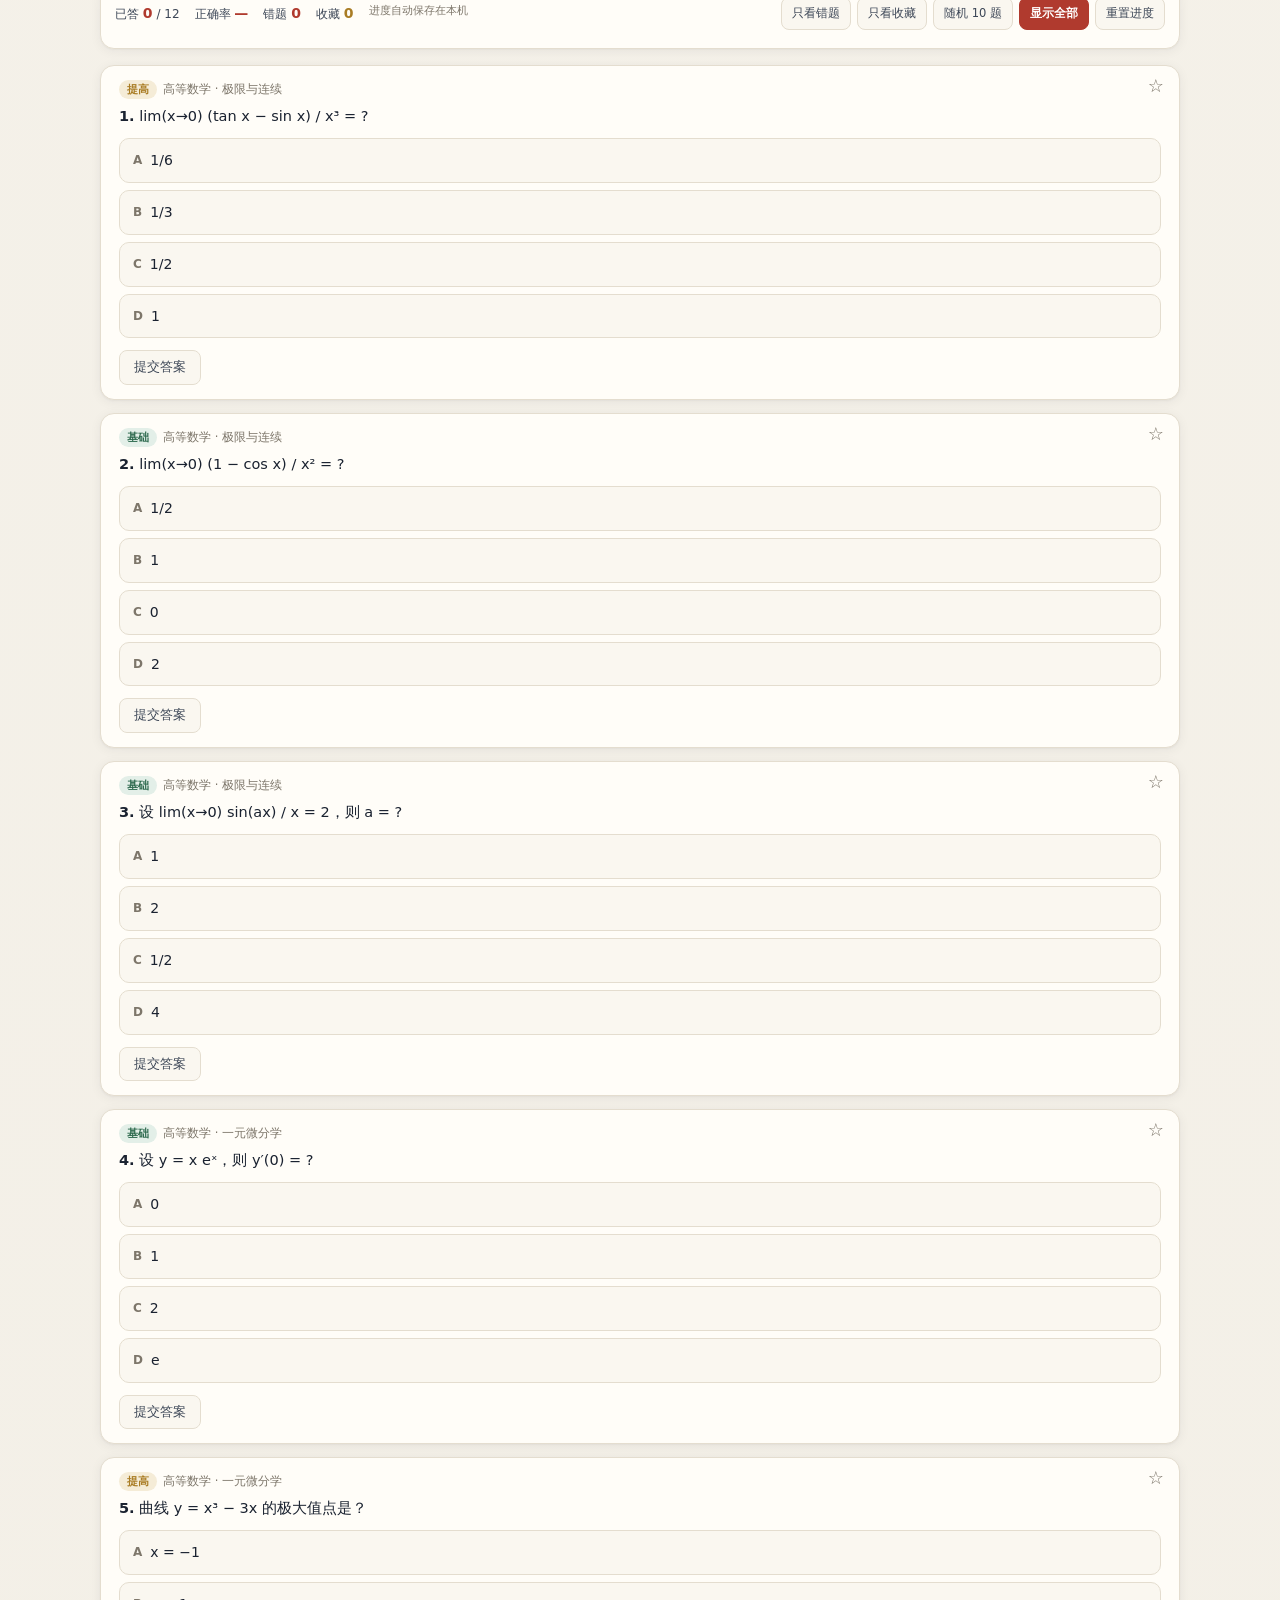
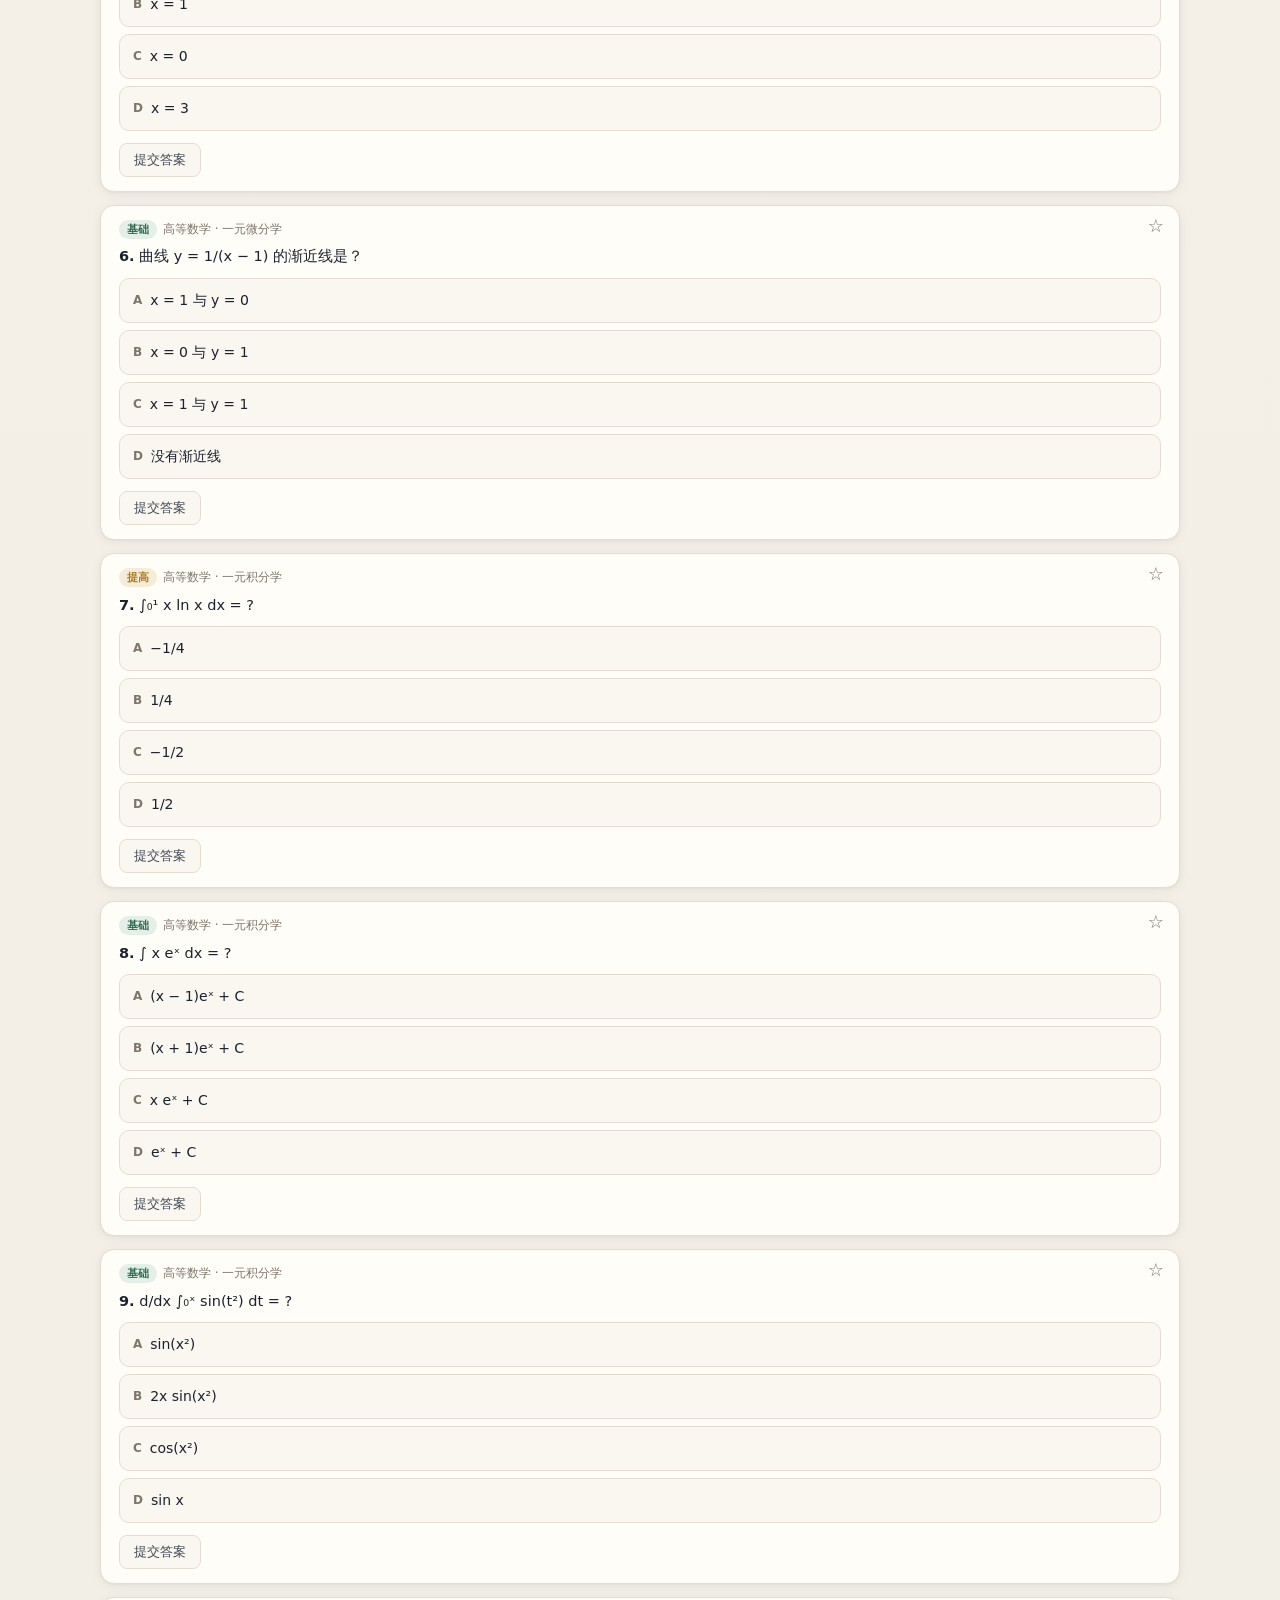
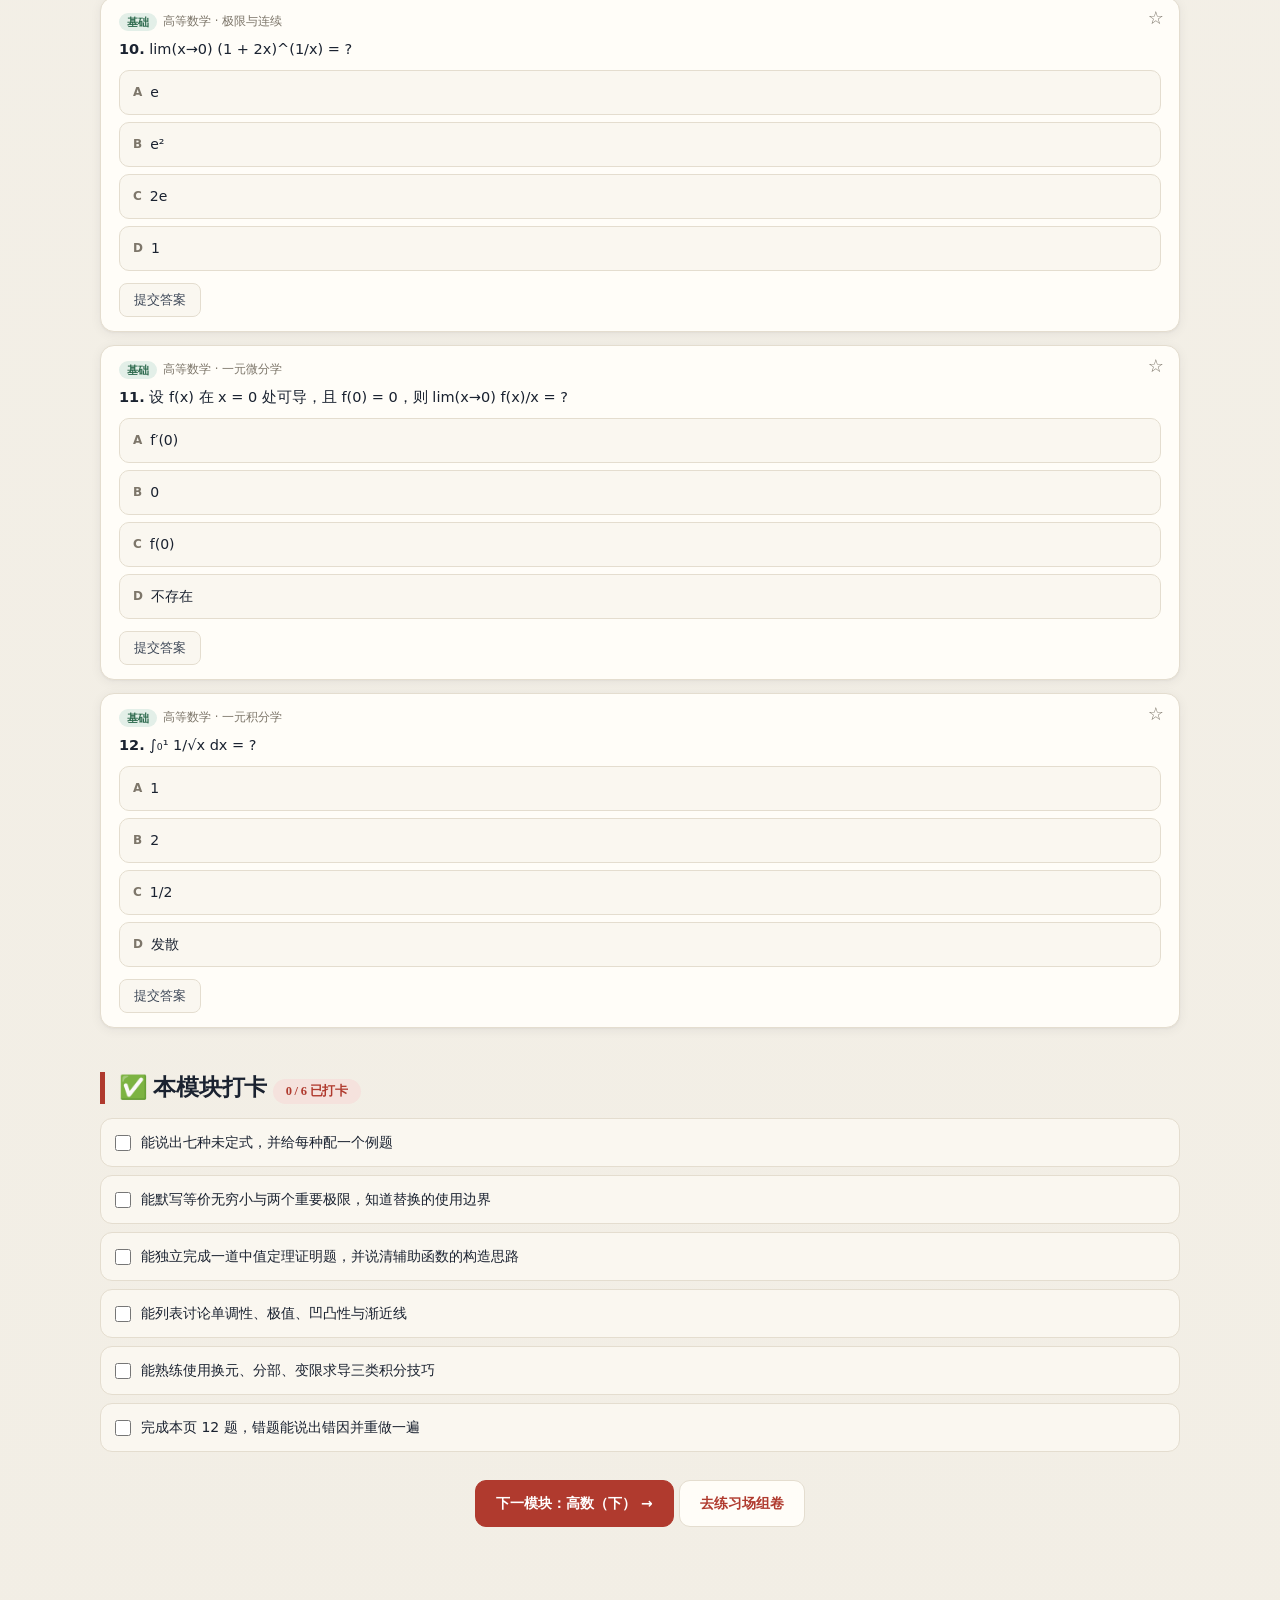
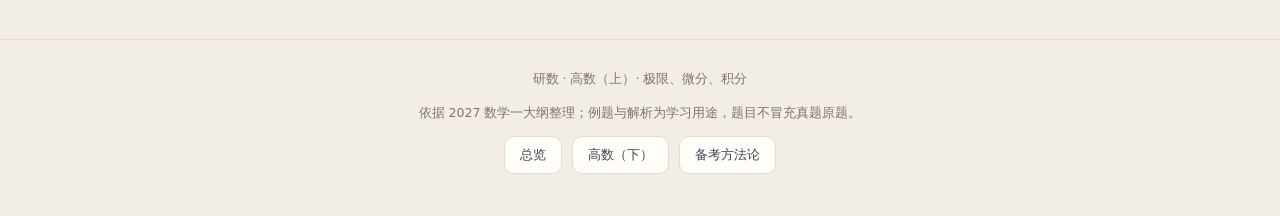
<file: gaoshu-1.html>
<!DOCTYPE html>
<html lang="zh-CN" data-theme="light">
<head>
<meta charset="UTF-8">
<meta name="viewport" content="width=device-width, initial-scale=1.0">
<title>高数（上）· 极限、微分、积分 | 研数</title>
<meta name="description" content="考研数学一高数上：极限与连续、一元微分、一元积分。含人话类比、公式、例题、极限逼近器与黎曼和实验室、分级练习。">
<link rel="icon" href="data:image/svg+xml,%3Csvg xmlns='http://www.w3.org/2000/svg' viewBox='0 0 100 100'%3E%3Crect width='100' height='100' rx='22' fill='%231b2430'/%3E%3Ctext x='50' y='71' font-size='60' text-anchor='middle' fill='%23f6f3ec' font-family='Georgia'%3E%E2%88%91%3C/text%3E%3C/svg%3E">
<link rel="stylesheet" href="assets/style.css">
<script>try{var t=JSON.parse(localStorage.getItem("yanshu.theme")||"null");if(t)document.documentElement.setAttribute("data-theme",t);}catch(e){}</script>
</head>
<body>

<nav class="topbar"><div class="topbar-inner">
  <a class="logo" href="index.html"><span class="logo-mark">∑</span><span class="logo-text"><b>研数</b><small>数学一 · 301</small></span></a>
  <div class="nav-links">
    <a href="index.html">总览</a>
    <a href="lectures.html">系统精讲</a>
    <a href="gaoshu-1.html">高数·上</a>
    <a href="gaoshu-2.html">高数·下</a>
    <a href="xiandai.html">线性代数</a>
    <a href="gailv.html">概率统计</a>
    <a href="formulas.html">公式速查</a>
    <a href="proof.html">证明</a>
    <a href="practice.html">练习场</a>
    <a href="practice.html#real">真题</a>
    <a href="method.html">方法论</a>
    <a href="resources.html">资源</a>
  </div>
  <button class="theme-btn" type="button" title="切换明暗主题" aria-label="切换明暗主题">🌙</button>
</div></nav>

<div class="wrap">
  <header class="hero">
    <p class="eyebrow">高数（上）· 模块 1</p>
    <h1>极限、微分、积分：<span class="em">先把地基打穿</span></h1>
    <p class="lede">高数上半场只干三件事：学会算极限、学会用导数研究函数、学会用积分累加。后面多元、级数、微分方程，全部建立在这三件事上。</p>
    <p class="tagline">3 章 · 2 个实验室 · 12 题 · 6 项打卡</p>
    <div class="hero-actions">
      <a class="btn" href="#s1">从极限开始 →</a>
      <a class="btn ghost" href="#quiz">直接做题</a>
      <a class="btn ghost" href="gaoshu-2.html">下一模块</a>
    </div>
  </header>

  <div class="toc">
    <span class="toc-label">本页目录</span>
    <a href="#s1">极限与连续</a>
    <a href="#s2">一元微分</a>
    <a href="#s3">一元积分</a>
    <a href="#lab">实验室</a>
    <a href="#pit">避坑</a>
    <a href="#quiz">练习</a>
    <a href="#ck">打卡</a>
  </div>

  <div class="tbl-wrap">
    <table class="tbl">
      <tr><th>章节</th><th>年均分值</th><th>重要度</th><th>主要题型</th></tr>
      <tr><td>函数、极限与连续</td><td>约 10 分</td><td class="hl">★★★★★</td><td>选填 + 极限计算</td></tr>
      <tr><td>一元函数微分学</td><td>约 14 分</td><td class="hl">★★★★★</td><td>导数应用 + 中值定理证明</td></tr>
      <tr><td>一元函数积分学</td><td>约 15 分</td><td class="hl">★★★★★</td><td>定积分计算 + 变限积分</td></tr>
    </table>
  </div>
  <p class="muted small">分值为近五年真题的经验估算，用于排序复习优先级，不必当成精确预测。</p>

  <h2 class="sec">章节课程 <span class="en">CHAPTER LESSONS</span></h2>
  <p class="muted">每章都有独立课程页：人话导入、知识块、2 道例题、公式清单、避坑和章末练习。</p>
  <div class="grid cols-3">
    <a class="card clickable" href="chapter.html?ch=g1"><span class="ch-num">第 01 章 · 10 分</span><h3>函数、极限与连续</h3><p>极限类型、等价无穷小、连续与间断点。</p><div class="ch-wave">完整讲解 + 2 道例题 →</div></a>
    <a class="card clickable" href="chapter.html?ch=g2"><span class="ch-num">第 02 章 · 14 分</span><h3>一元函数微分学</h3><p>导数定义、中值定理、极值与渐近线。</p><div class="ch-wave">完整讲解 + 2 道例题 →</div></a>
    <a class="card clickable" href="chapter.html?ch=g3"><span class="ch-num">第 03 章 · 15 分</span><h3>一元函数积分学</h3><p>换元、分部、变限积分与定积分应用。</p><div class="ch-wave">完整讲解 + 2 道例题 →</div></a>
  </div>

  <h2 class="sec" id="s1">1.1 极限与连续 <span class="en">LIMITS</span></h2>

  <div class="callout life">
    <div class="co-title">🗣 先说人话：极限是「无限靠近」</div>
    <p>倒车入库时，车可以无限接近库线，但不一定压线。数学里的极限也一样：<b>只关心靠近的过程，不关心终点是否到达</b>。sin x / x 在 x = 0 处没有定义，但 x 越靠近 0，函数值越靠近 1，所以极限是 1。</p>
  </div>

  <h3 class="sub">必须认全的七种未定式</h3>
  <div class="tbl-wrap">
    <table class="tbl">
      <tr><th>类型</th><th>常见形式</th><th>首选方法</th></tr>
      <tr><td>0/0</td><td>sin x / x</td><td>等价无穷小、洛必达、泰勒</td></tr>
      <tr><td>∞/∞</td><td>ln x / x</td><td>洛必达、抓大头</td></tr>
      <tr><td>0·∞</td><td>x ln x</td><td>改写为 0/(1/x) 或 ∞/(1/x)</td></tr>
      <tr><td>∞−∞</td><td>1/x − 1/sin x</td><td>通分、有理化、泰勒</td></tr>
      <tr><td>1^∞</td><td>(1+x)^(1/x)</td><td>取对数或凑 e 的极限</td></tr>
      <tr><td>0⁰ / ∞⁰</td><td>x^x</td><td>取对数化为 0·∞</td></tr>
    </table>
  </div>

  <div class="formula">
    <span class="fx-label">等价无穷小（x → 0）</span>
    sin x ~ tan x ~ arcsin x ~ arctan x ~ ln(1+x) ~ eˣ − 1 ~ x<br>
    1 − cos x ~ x²/2；(1+x)^α − 1 ~ αx；x − sin x ~ x³/6；tan x − x ~ x³/3
    <span class="small">只允许在乘除因子中替换；加减法里直接替换是最高频的错误。</span>
  </div>

  <div class="formula">
    <span class="fx-label">两个重要极限</span>
    lim(x→0) sin x / x = 1；&nbsp;&nbsp; lim(x→∞) (1 + 1/x)ˣ = e
    <span class="small">1^∞ 型统一处理：lim u^v = e^(lim v·ln u)，或凑 (1 + 1/t)^t。</span>
  </div>

  <h3 class="sub">例题：一道题串起三种工具</h3>
  <div class="card">
    <p><b>求</b> lim(x→0) (tan x − sin x) / x³。</p>
    <div class="steps">
      <div class="step"><b>先化简结构。</b>tan x − sin x = tan x(1 − cos x)，把差变成乘积。</div>
      <div class="step"><b>再等价替换。</b>tan x ~ x，1 − cos x ~ x²/2，所以分子 ~ x³/2。</div>
      <div class="step"><b>约分。</b>(x³/2) / x³ = 1/2，极限为 1/2。</div>
    </div>
    <p class="muted small" style="margin-bottom:0">如果直接对原式用洛必达，会越求越乱。先看结构，永远比直接求导快。</p>
  </div>

  <div class="callout warn">
    <div class="co-title">⚠️ 三个高频坑</div>
    <ul style="margin-bottom:0">
      <li>加减法中滥用等价无穷小：sin x − x 不能直接换成 x − x = 0。</li>
      <li>洛必达前不验证类型：不是 0/0 或 ∞/∞ 就用，结论无效。</li>
      <li>分段点只算一侧极限：左右极限都存在且相等，才叫极限存在。</li>
    </ul>
  </div>

  <h2 class="sec" id="s2">1.2 一元函数微分学 <span class="en">DERIVATIVES</span></h2>

  <div class="callout life">
    <div class="co-title">🗣 先说人话：导数是「仪表盘上的瞬时速度」</div>
    <p>平均速度是「一段时间走了多远」，瞬时速度是「此刻仪表盘显示多少」。导数就是把平均变化率的 Δx 压到 0，得到某一瞬间的变化率。可导一定连续，连续不一定可导（比如 |x| 在 0 处）。</p>
  </div>

  <h3 class="sub">核心考点清单</h3>
  <div class="grid cols-2">
    <div class="card">
      <h3>求导与高阶导数</h3>
      <p>复合函数链式法则、隐函数求导、参数方程求导、对数求导法、莱布尼茨公式。重点不是背公式，而是<b>识别结构</b>。</p>
    </div>
    <div class="card">
      <h3>中值定理</h3>
      <p>罗尔、拉格朗日、柯西、泰勒。证明题先看结论，再逆推辅助函数；看到「存在 ξ」先想中值定理，看到「二阶导」先想泰勒。</p>
    </div>
    <div class="card">
      <h3>函数性态</h3>
      <p>单调区间、极值、凹凸性、拐点、渐近线、曲率。列表讨论最稳：定义域 → 导数 → 驻点/不可导点 → 符号变化。</p>
    </div>
    <div class="card">
      <h3>数一专属</h3>
      <p>曲率 K = |y″| / (1 + y′²)^(3/2)，曲率半径 R = 1/K。偶有选择或填空，公式记住即可。</p>
    </div>
  </div>

  <h3 class="sub">例题：极值 + 渐近线一次做完</h3>
  <div class="card">
    <p><b>求</b> y = x e⁻ˣ 的单调区间、极值与渐近线。</p>
    <div class="steps">
      <div class="step">y′ = e⁻ˣ − x e⁻ˣ = (1 − x)e⁻ˣ，令 y′ = 0 得 x = 1。</div>
      <div class="step">x &lt; 1 时 y′ &gt; 0，函数递增；x &gt; 1 时 y′ &lt; 0，函数递减，所以 x = 1 是极大值点，极大值 y(1) = 1/e。</div>
      <div class="step">x → +∞ 时 y → 0，得水平渐近线 y = 0；x → −∞ 时 y → −∞，没有垂直渐近线。</div>
    </div>
  </div>

  <div class="callout exam">
    <div class="co-title">📌 数一提醒</div>
    <p>中值定理证明题是解答题常客。看到「f(a) = f(b)」想罗尔；看到「f(b) − f(a)」想拉格朗日；看到两个函数比值想柯西；看到「二阶导」想泰勒展开到二阶。</p>
  </div>

  <h2 class="sec" id="s3">1.3 一元函数积分学 <span class="en">INTEGRALS</span></h2>

  <div class="callout life">
    <div class="co-title">🗣 先说人话：积分是「把无数薄片加起来」</div>
    <p>定积分不是一堆符号，而是把曲线下的面积切成无数薄片再累加。不定积分是「找谁求导能得到它」，所以积分和求导是互逆的。变限积分则是「一边切、一边累加」的函数。</p>
  </div>

  <h3 class="sub">三条主线</h3>
  <div class="tbl-wrap">
    <table class="tbl">
      <tr><th>主线</th><th>核心动作</th><th>常见题型</th></tr>
      <tr><td>不定积分</td><td>凑微分 → 换元 → 分部 → 有理函数</td><td>求原函数、递推公式</td></tr>
      <tr><td>定积分</td><td>性质、对称性、华里士、变限求导</td><td>定积分计算、比较大小</td></tr>
      <tr><td>应用</td><td>面积、体积、弧长、物理量</td><td>旋转体体积、曲线弧长</td></tr>
    </table>
  </div>

  <div class="formula">
    <span class="fx-label">变限积分求导</span>
    d/dx ∫φ(x)^ψ(x) f(t) dt = f(ψ(x))ψ′(x) − f(φ(x))φ′(x)
    <span class="small">上下限都是函数时，两项都要乘内层导数；这是选填高频陷阱。</span>
  </div>

  <h3 class="sub">例题：分部积分 + 反常端点</h3>
  <div class="card">
    <p><b>求</b> ∫₀¹ x ln x dx。</p>
    <div class="steps">
      <div class="step">取 u = ln x，dv = x dx，则 du = dx/x，v = x²/2。</div>
      <div class="step">原式 = [x²/2 · ln x]₀¹ − ∫₀¹ x/2 dx。</div>
      <div class="step">x → 0⁺ 时 x² ln x → 0，所以第一项为 0；第二项 = 1/4，最终结果为 −1/4。</div>
    </div>
    <p class="muted small" style="margin-bottom:0">看到 ln x 与幂函数相乘，优先把 ln x 放进 u；看到 x 与 eˣ 相乘，优先把 eˣ 放进 dv。</p>
  </div>

  <div class="callout warn">
    <div class="co-title">⚠️ 积分三大坑</div>
    <ul style="margin-bottom:0">
      <li>换元后忘记修改积分上下限，或者忘记把 dx 换成 du。</li>
      <li>变限积分求导漏乘内层导数，尤其是上限为 x² 的情形。</li>
      <li>反常积分直接套牛顿—莱布尼茨，没先判断敛散性。</li>
    </ul>
  </div>

  <h2 class="sec" id="lab">🔬 实验室：把极限与积分跑起来</h2>

  <div class="lab" data-lab="limit">
    <div class="lab-title">实验室 1 · 极限逼近器</div>
    <p class="lab-desc">拖动滑块或点播放，让 x 从右侧一步步靠近 0，观察 sin x / x 是否稳定趋向 1。</p>
    <div class="lab-stage"><canvas id="labLimit" height="320"></canvas></div>
    <div class="lab-ctrl">
      <label>x = <input id="limX" type="range" min="0.01" max="3" step="0.01" value="1.2"><span id="limXVal">1.20</span></label>
      <button id="limPlay" type="button">播放逼近</button>
      <button id="limReset" class="ghost" type="button">重置</button>
    </div>
    <div class="lab-note" id="limNote"></div>
    <div class="lab-read" id="limRead"></div>
  </div>

  <div class="lab" data-lab="riemann" id="lab2">
    <div class="lab-title">实验室 2 · 黎曼和</div>
    <p class="lab-desc">曲线 y = x² 在 [0, 2] 上的定积分是 8/3。拖动 n，看矩形如何一点点贴合曲线。</p>
    <div class="lab-stage"><canvas id="labRiemann" height="320"></canvas></div>
    <div class="lab-ctrl">
      <label>n = <input id="rieN" type="range" min="1" max="80" step="1" value="8"><span id="rieNVal">8</span></label>
      <button id="riePlay" type="button">播放细分</button>
      <button id="rieReset" class="ghost" type="button">重置</button>
    </div>
    <div class="lab-note" id="rieNote"></div>
    <div class="lab-read" id="rieRead"></div>
  </div>

  <h2 class="sec" id="pit">⚠️ 本章避坑清单 <span class="en">PITFALLS</span></h2>
  <div class="callout warn">
    <div class="co-title">做完题对一遍，能少丢 10 分</div>
    <ul style="margin-bottom:0">
      <li>极限先看类型，再选方法；不要一上来就洛必达。</li>
      <li>等价无穷小只换乘除因子，加减法先通分或泰勒。</li>
      <li>分段函数在分段点必须分别算左右极限、左右导数。</li>
      <li>中值定理证明题，辅助函数是从结论逆推出来的，不是硬凑。</li>
      <li>积分换元三件事：换被积函数、换 dx、换上下限。</li>
      <li>算完定积分养成检查符号与量纲的习惯。</li>
    </ul>
  </div>

  <div class="callout exam">
    <div class="co-title">🎬 高数（上）必看的 7 个可视化证明</div>
    <p>中值定理与泰勒是证明题的主战场。先看图形怎么动，再背标准写法；每个证明都能一步步播放，并拖动参数找到关键位置。</p>
    <p style="margin-bottom:0">
      <a class="btn sm" href="proof.html?p=ivt">零点/介值</a>
      <a class="btn ghost sm" href="proof.html?p=rolle">罗尔</a>
      <a class="btn ghost sm" href="proof.html?p=lagrange">拉格朗日</a>
      <a class="btn ghost sm" href="proof.html?p=cauchy">柯西</a>
      <a class="btn ghost sm" href="proof.html?p=taylor">泰勒</a>
      <a class="btn ghost sm" href="proof.html?p=integral-mean">积分中值</a>
      <a class="btn ghost sm" href="proof.html?p=ftc">变上限积分</a>
    </p>
  </div>

  <h2 class="sec" id="quiz">📝 章内练习（12 题 · 基础 → 提高 → 真题改编） <span class="en">PRACTICE</span></h2>
  <p class="muted">答错自动进错题本，进度保存在本机。标有「逐步解析」的题会按你选的选项指出错因；可以先做基础题，再回来做提高题。</p>
  <div data-quiz data-chapters="g1,g2,g3"></div>

  <h2 class="sec" id="ck">✅ 本模块打卡 <span class="progress-pill" data-ck-page>0 / 6 已打卡</span></h2>
  <div class="checklist">
    <label class="check-item" data-ck="gs1-1"><input type="checkbox"><span>能说出七种未定式，并给每种配一个例题</span></label>
    <label class="check-item" data-ck="gs1-2"><input type="checkbox"><span>能默写等价无穷小与两个重要极限，知道替换的使用边界</span></label>
    <label class="check-item" data-ck="gs1-3"><input type="checkbox"><span>能独立完成一道中值定理证明题，并说清辅助函数的构造思路</span></label>
    <label class="check-item" data-ck="gs1-4"><input type="checkbox"><span>能列表讨论单调性、极值、凹凸性与渐近线</span></label>
    <label class="check-item" data-ck="gs1-5"><input type="checkbox"><span>能熟练使用换元、分部、变限求导三类积分技巧</span></label>
    <label class="check-item" data-ck="gs1-6"><input type="checkbox"><span>完成本页 12 题，错题能说出错因并重做一遍</span></label>
  </div>

  <p class="center" style="margin-top:28px">
    <a class="btn" href="gaoshu-2.html">下一模块：高数（下） →</a>
    <a class="btn ghost" href="practice.html">去练习场组卷</a>
  </p>
</div>

<footer>
  <div class="footer-inner">
    <p>研数 · 高数（上）· 极限、微分、积分</p>
    <p class="small">依据 2027 数学一大纲整理；例题与解析为学习用途，题目不冒充真题原题。</p>
    <div class="pagers"><a href="index.html">总览</a><a href="gaoshu-2.html">高数（下）</a><a href="method.html">备考方法论</a></div>
  </div>
</footer>

<script src="assets/bank.js"></script>
<script src="assets/labs.js"></script>
<script src="assets/solution-data.js"></script>
<script src="assets/solution-why.js"></script>
<script src="assets/solution-coach.js"></script>
<script src="assets/app.js"></script>
</body>
</html>
</file>
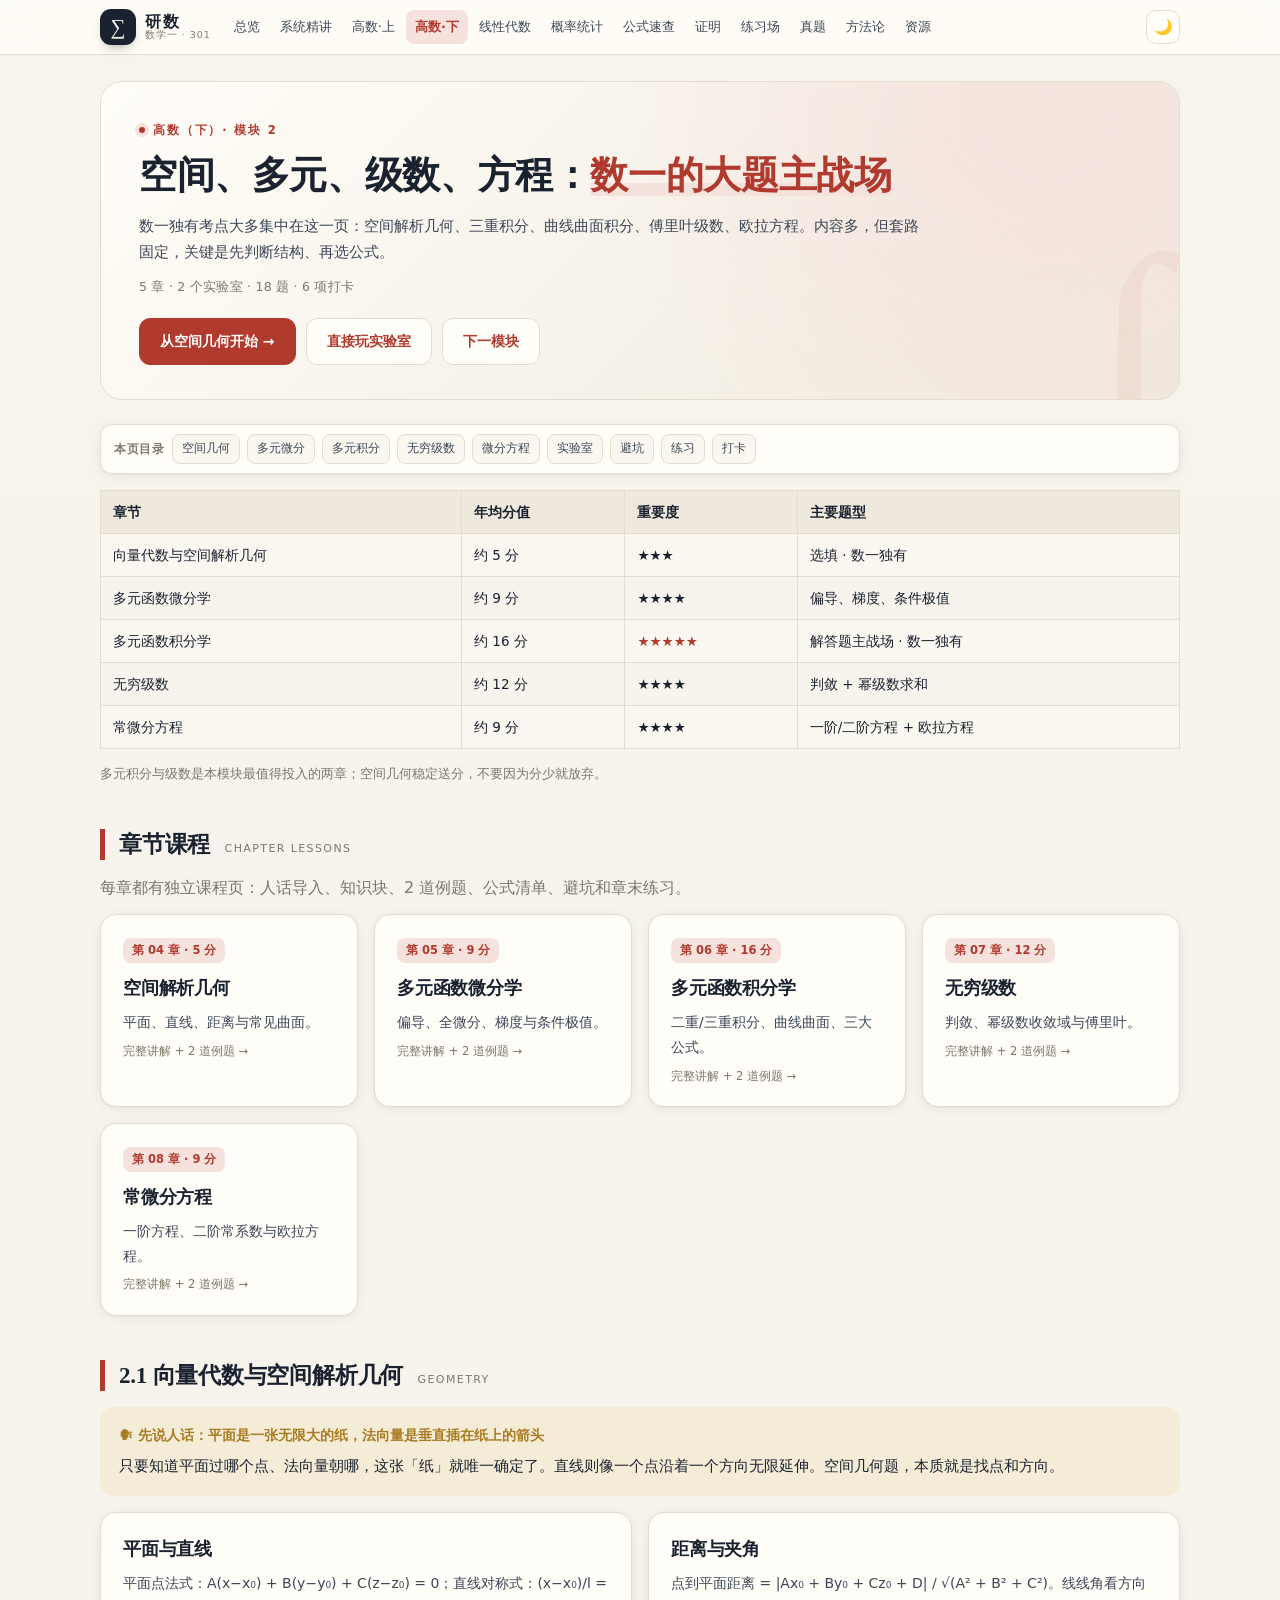
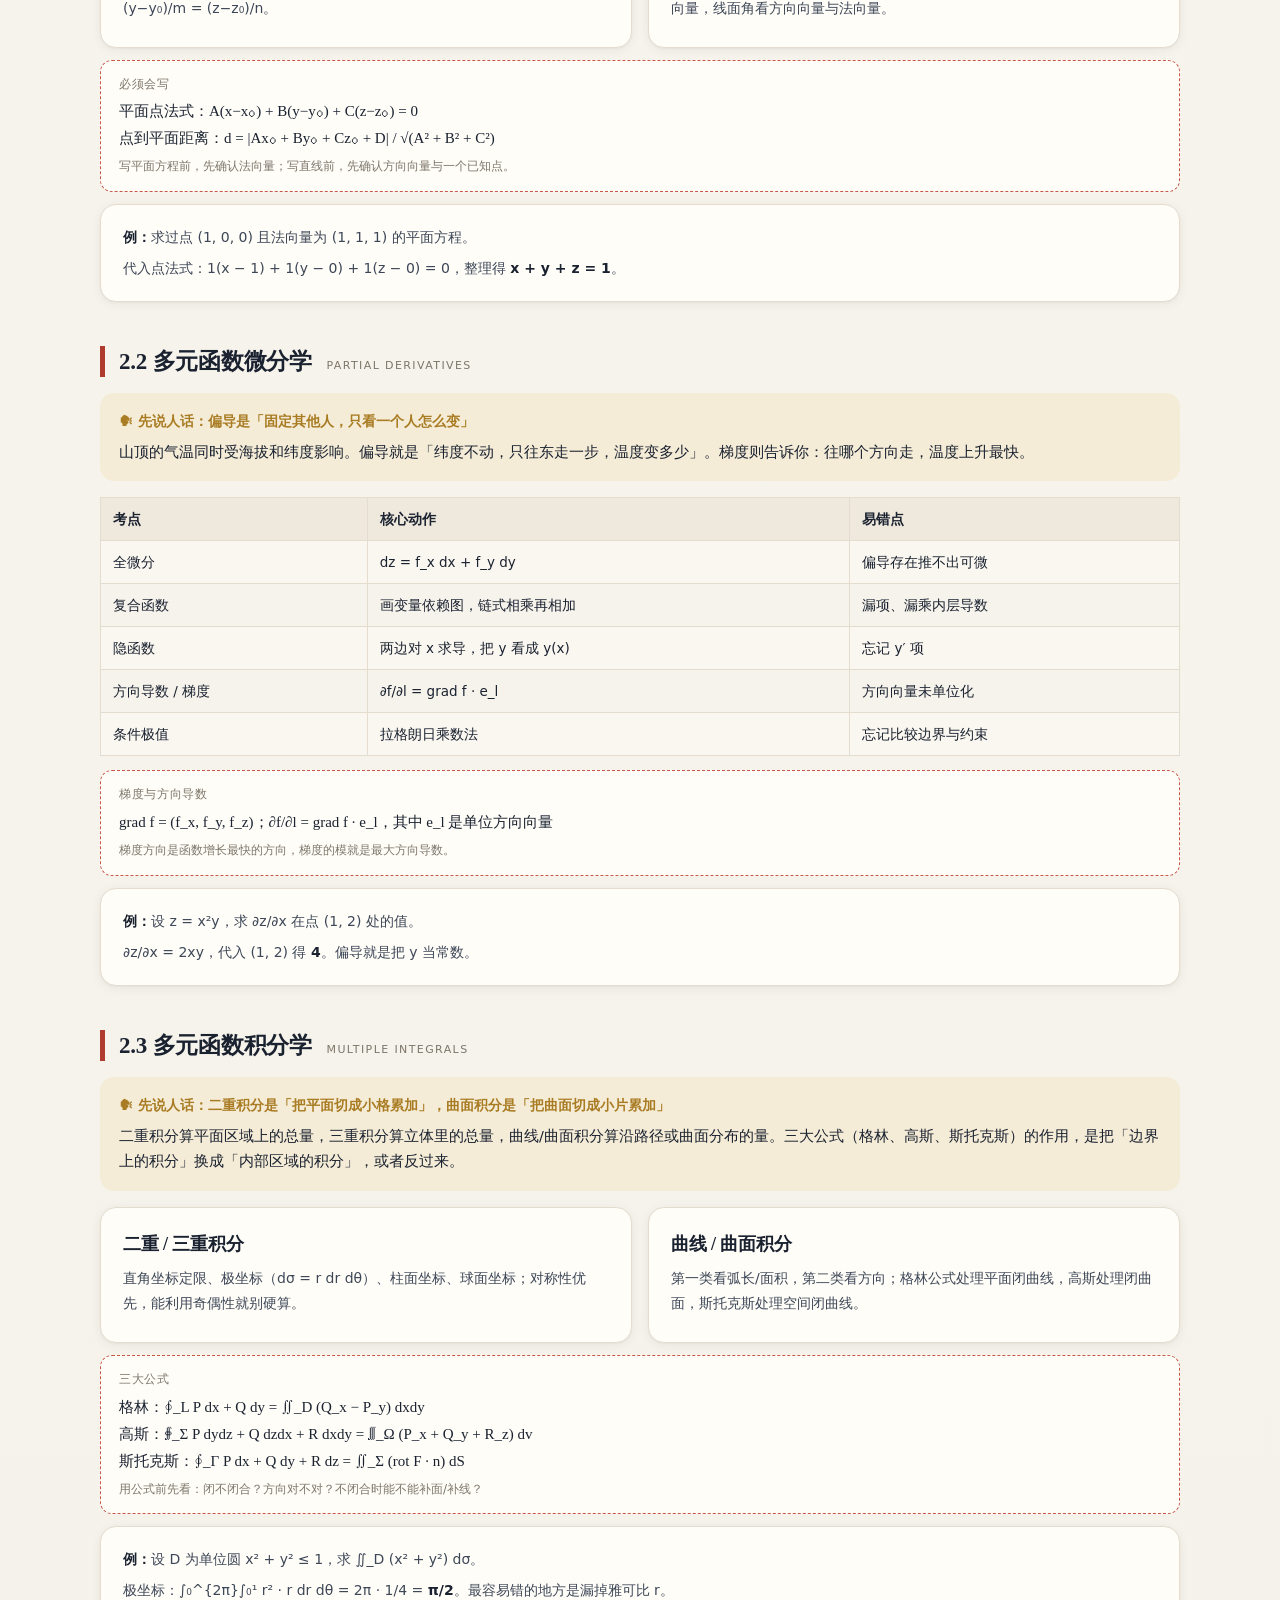
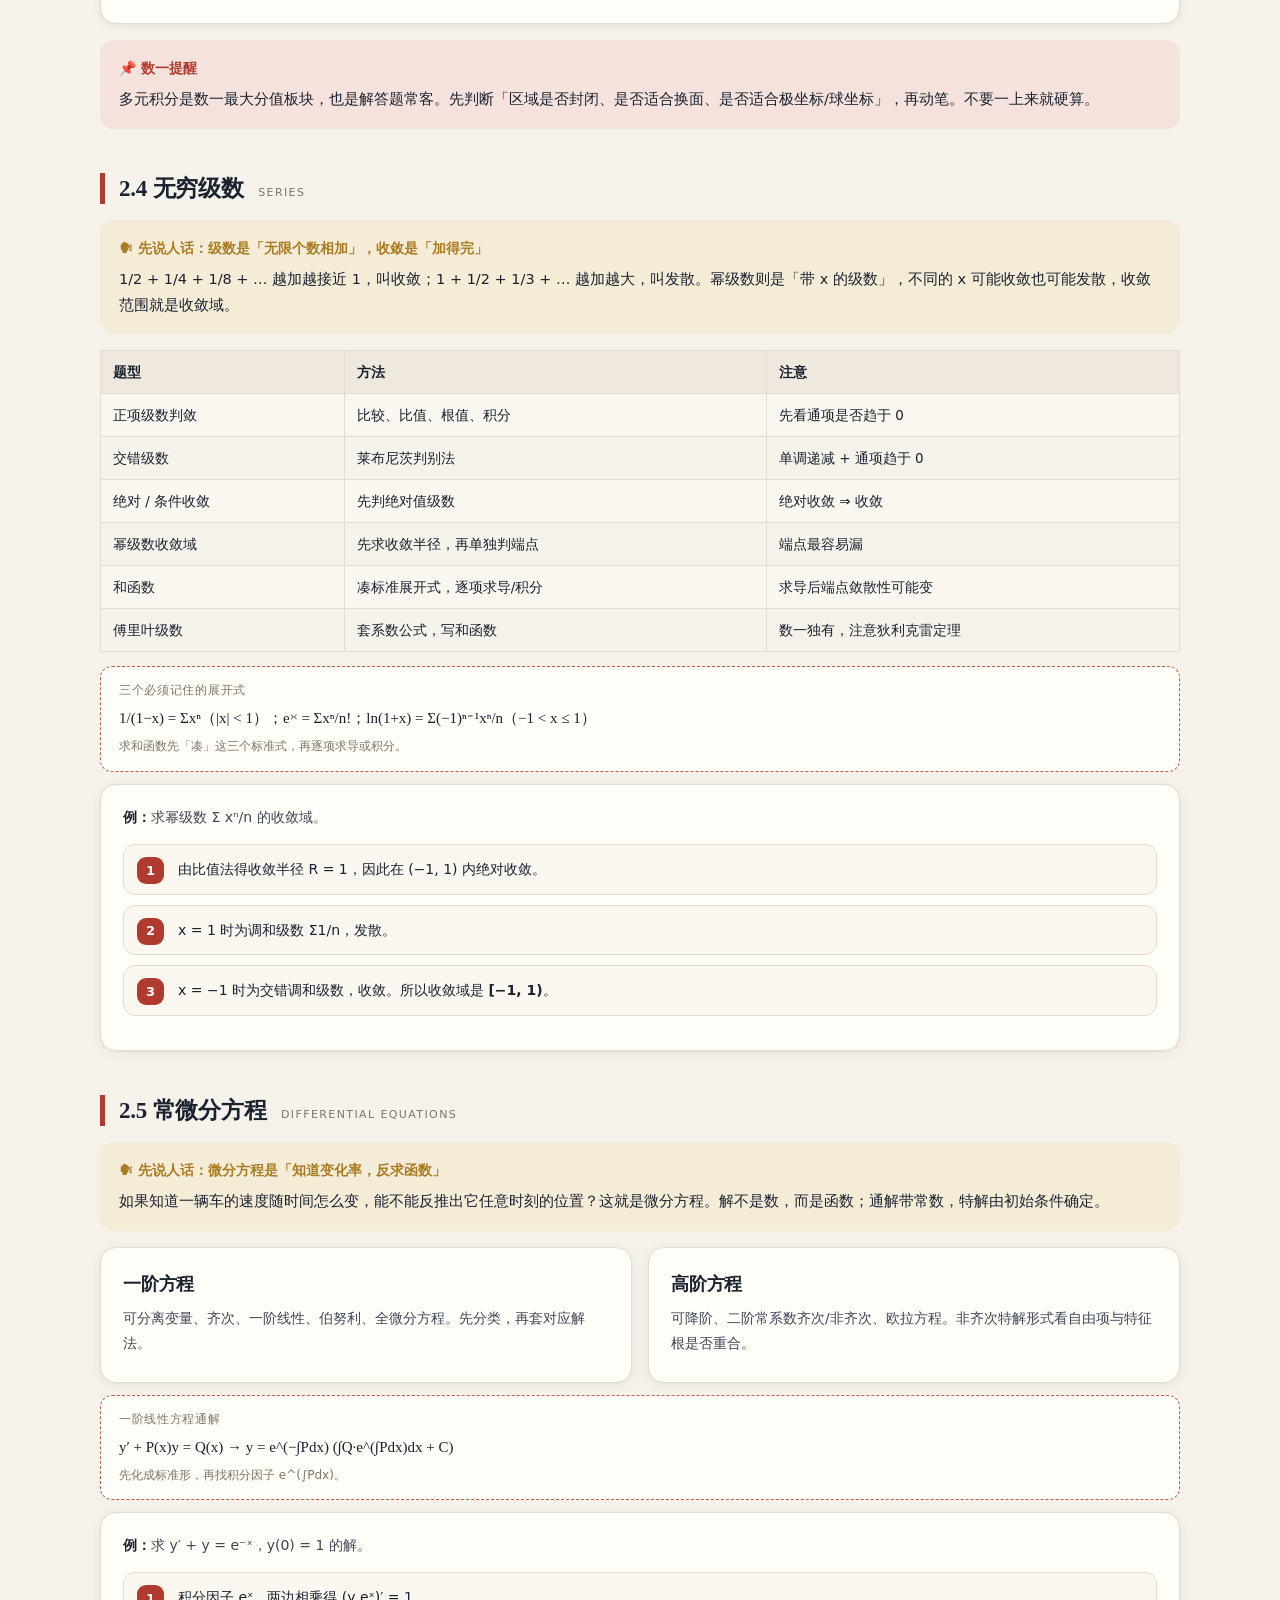
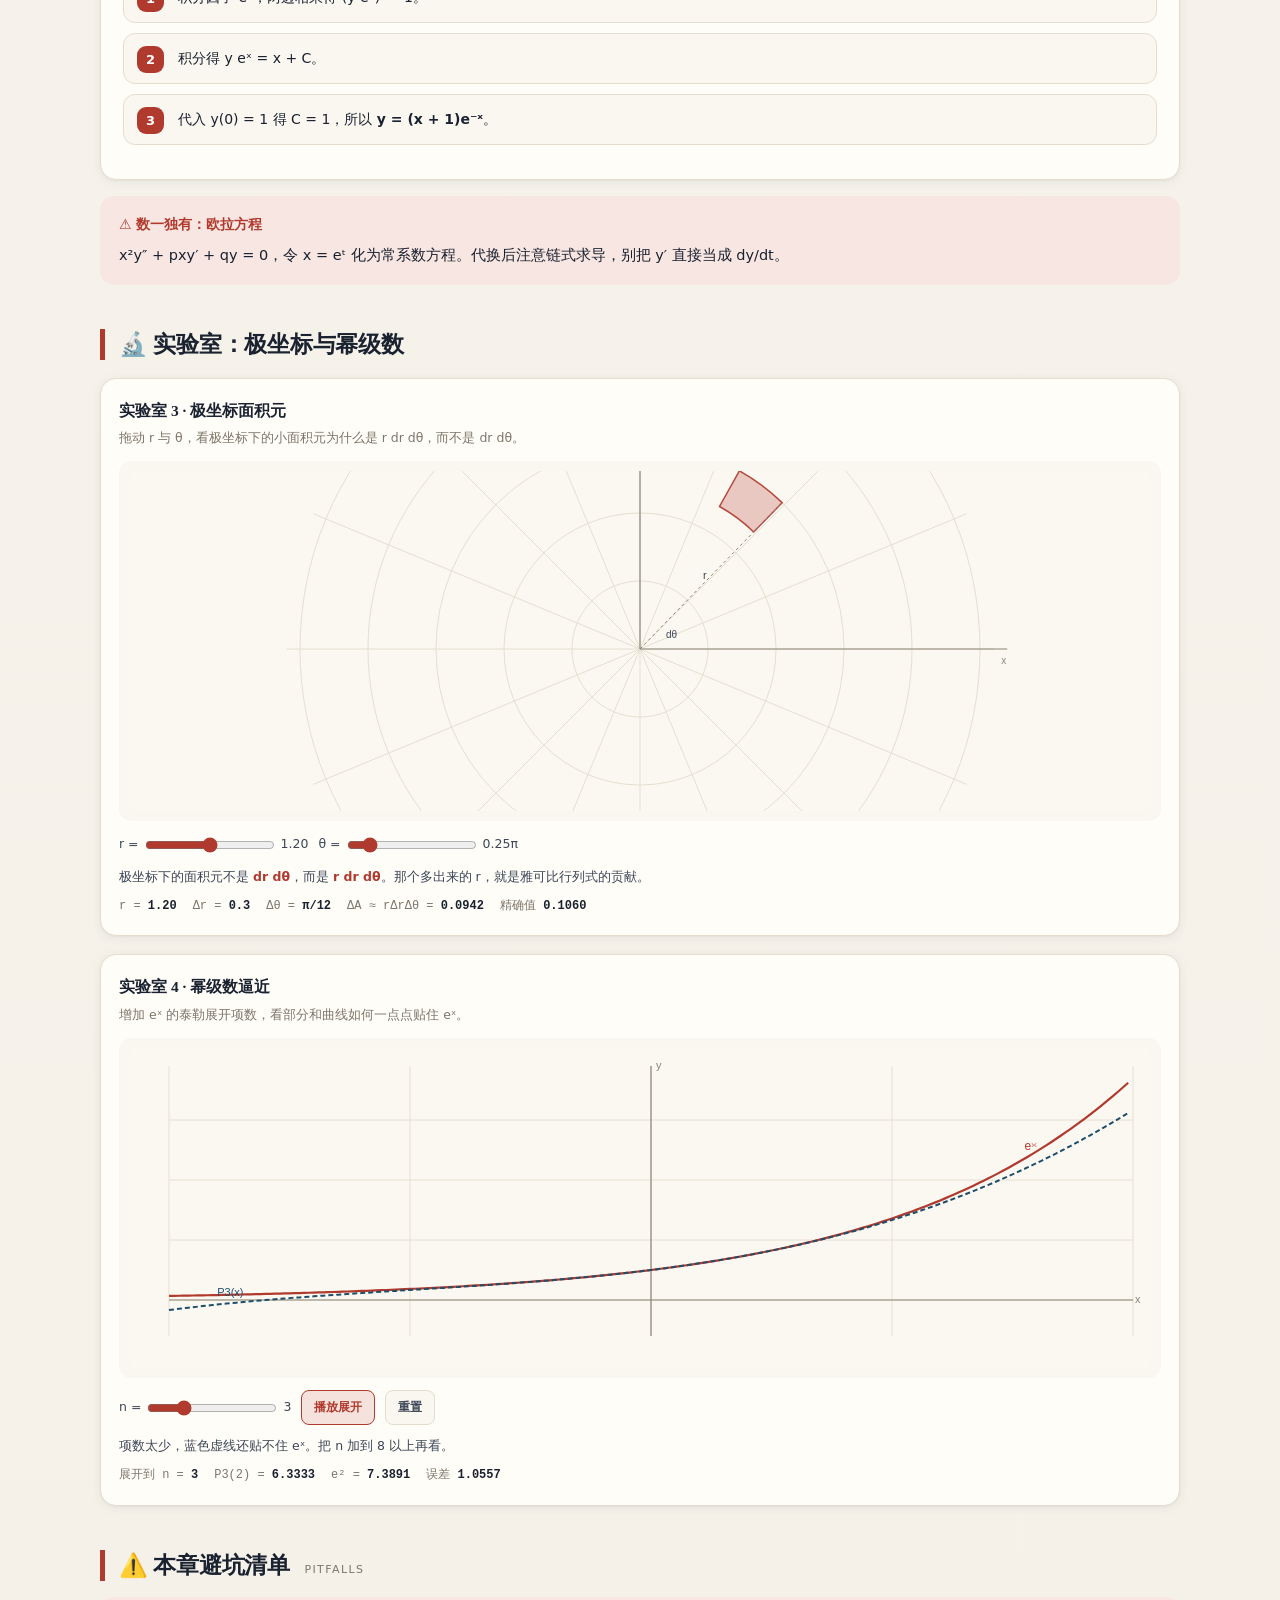
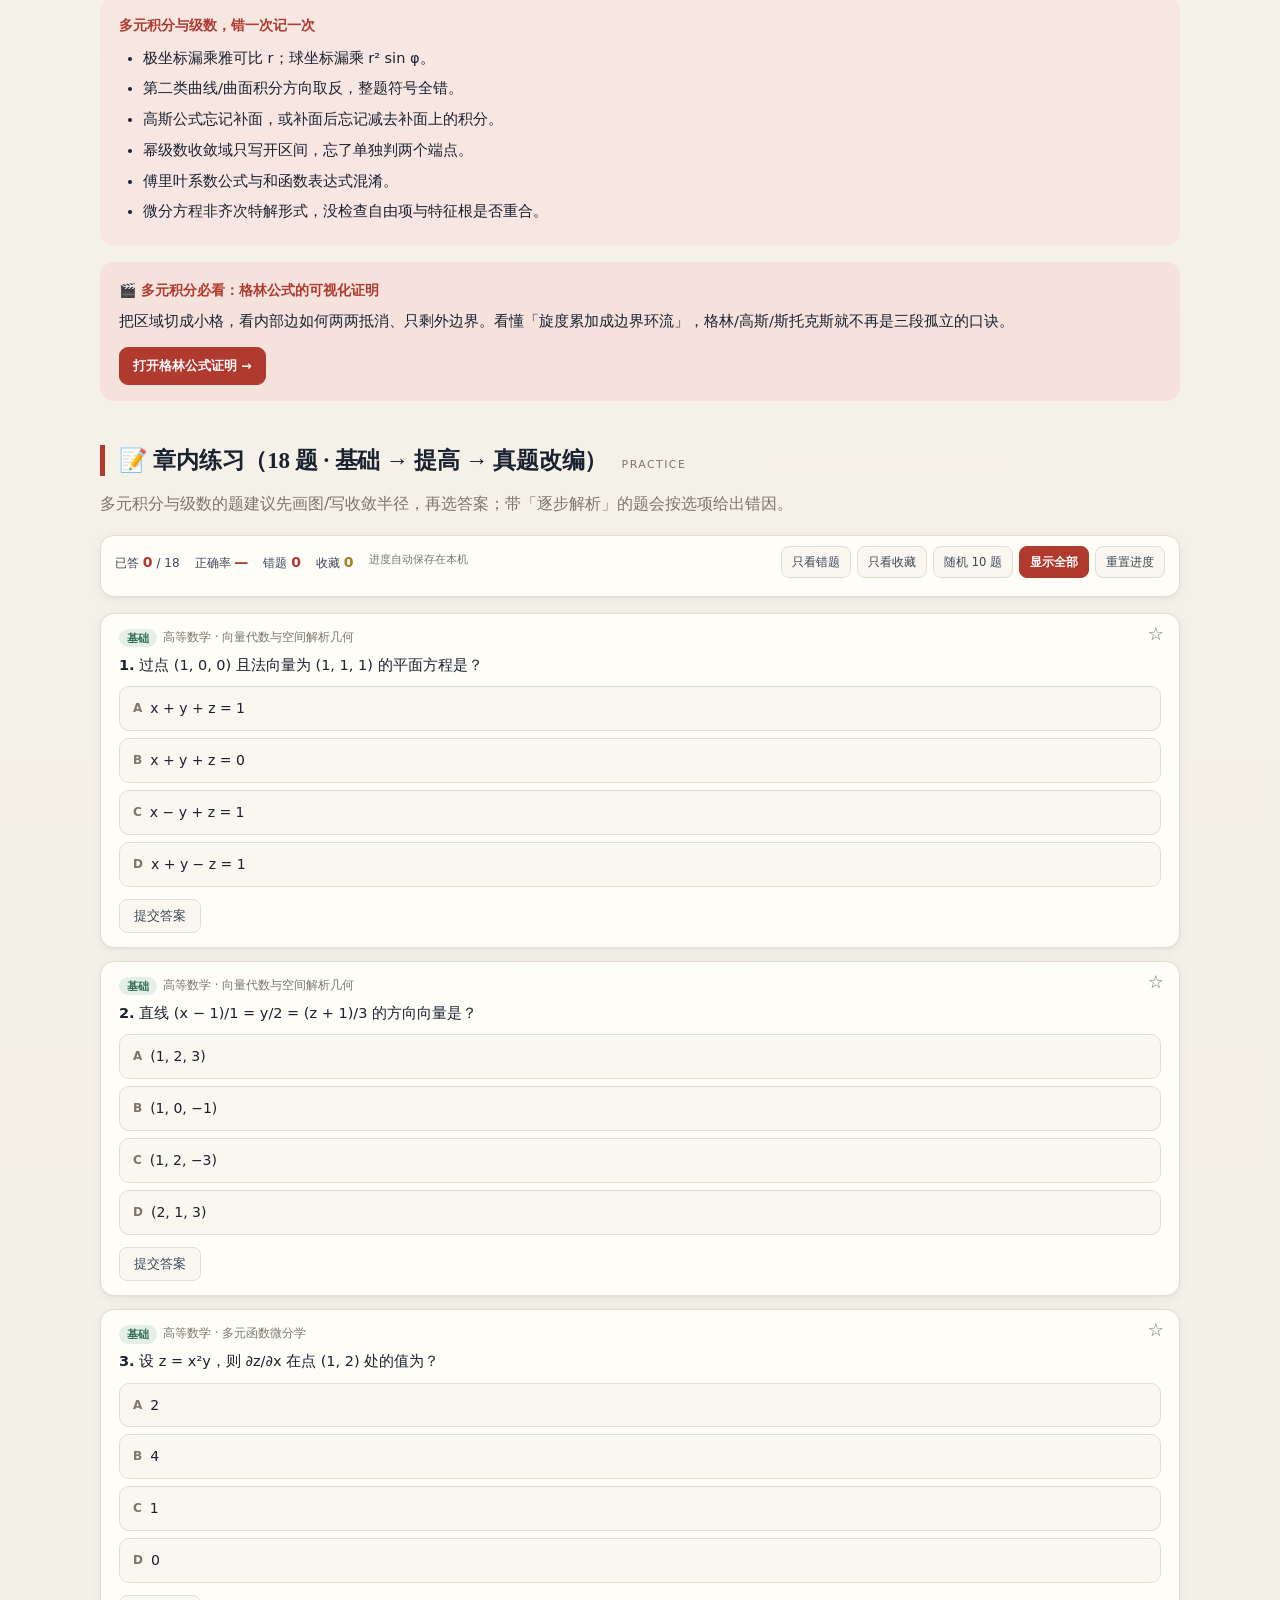
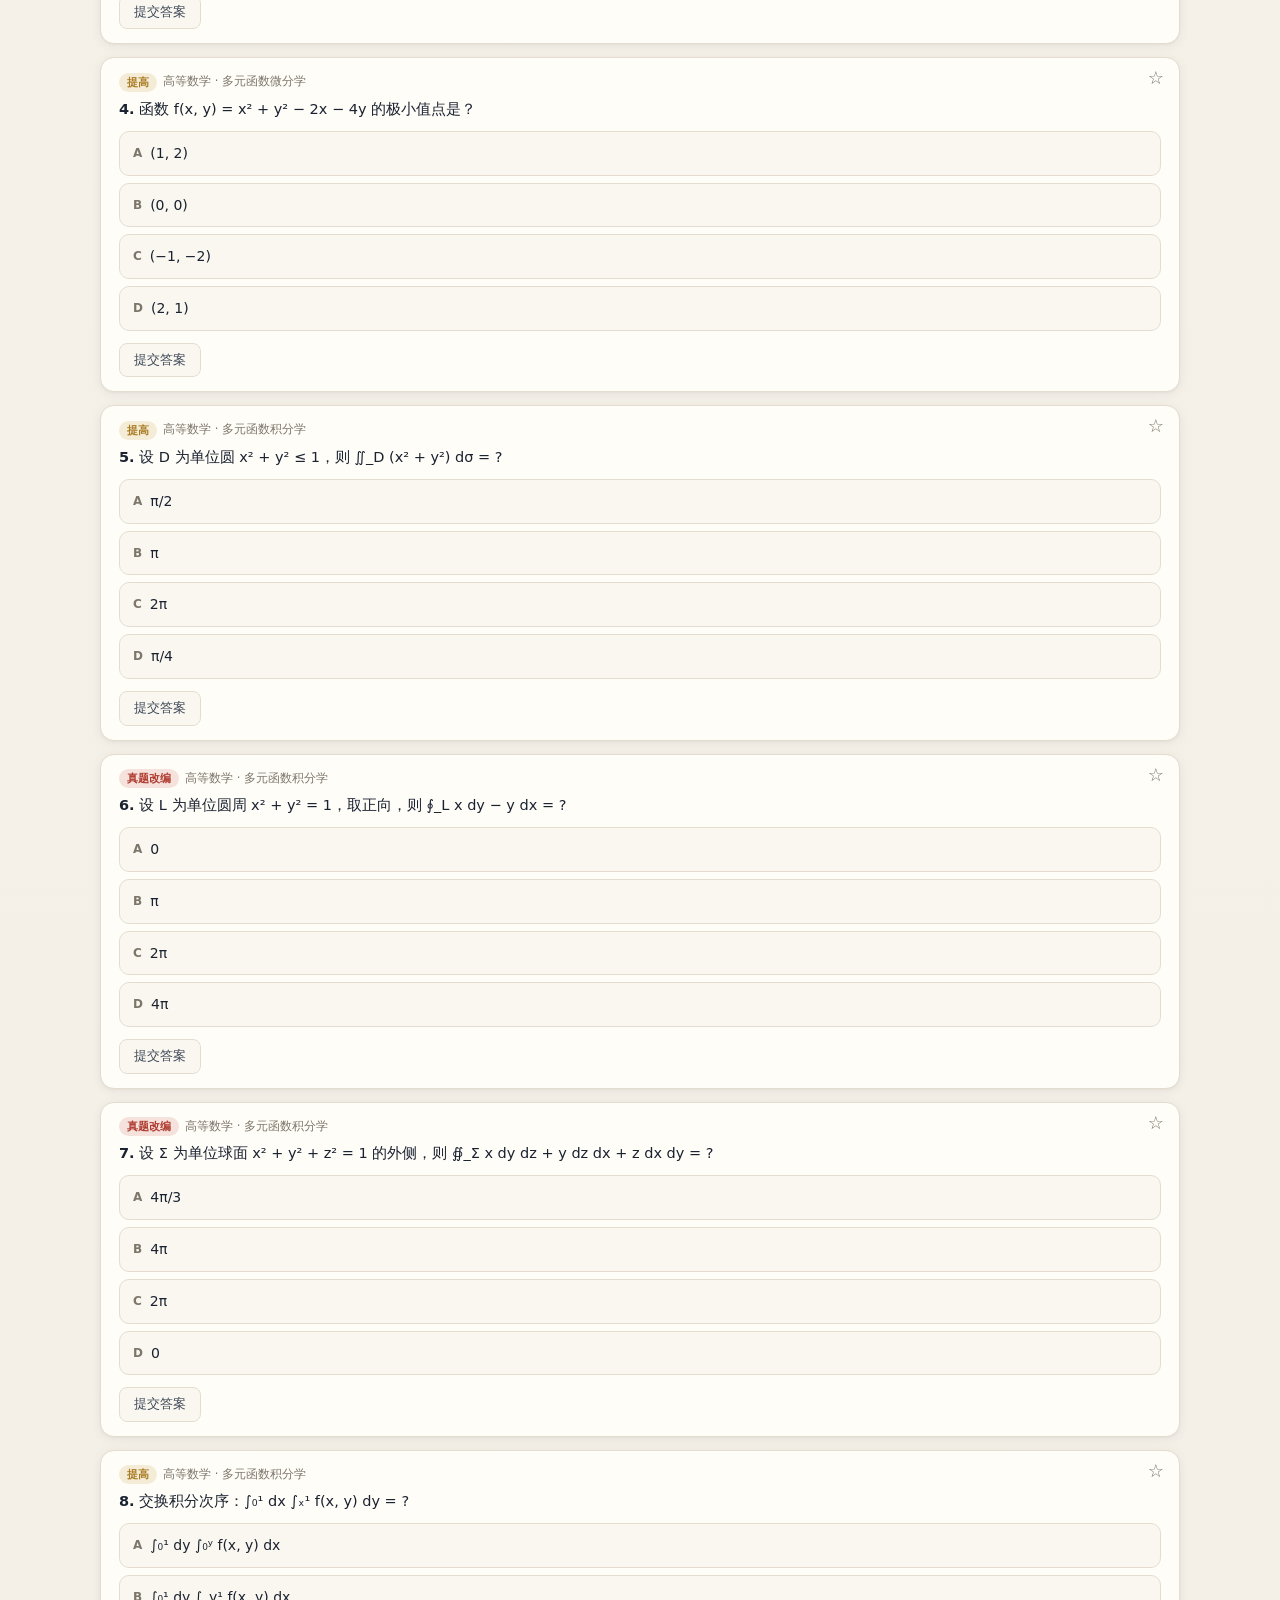
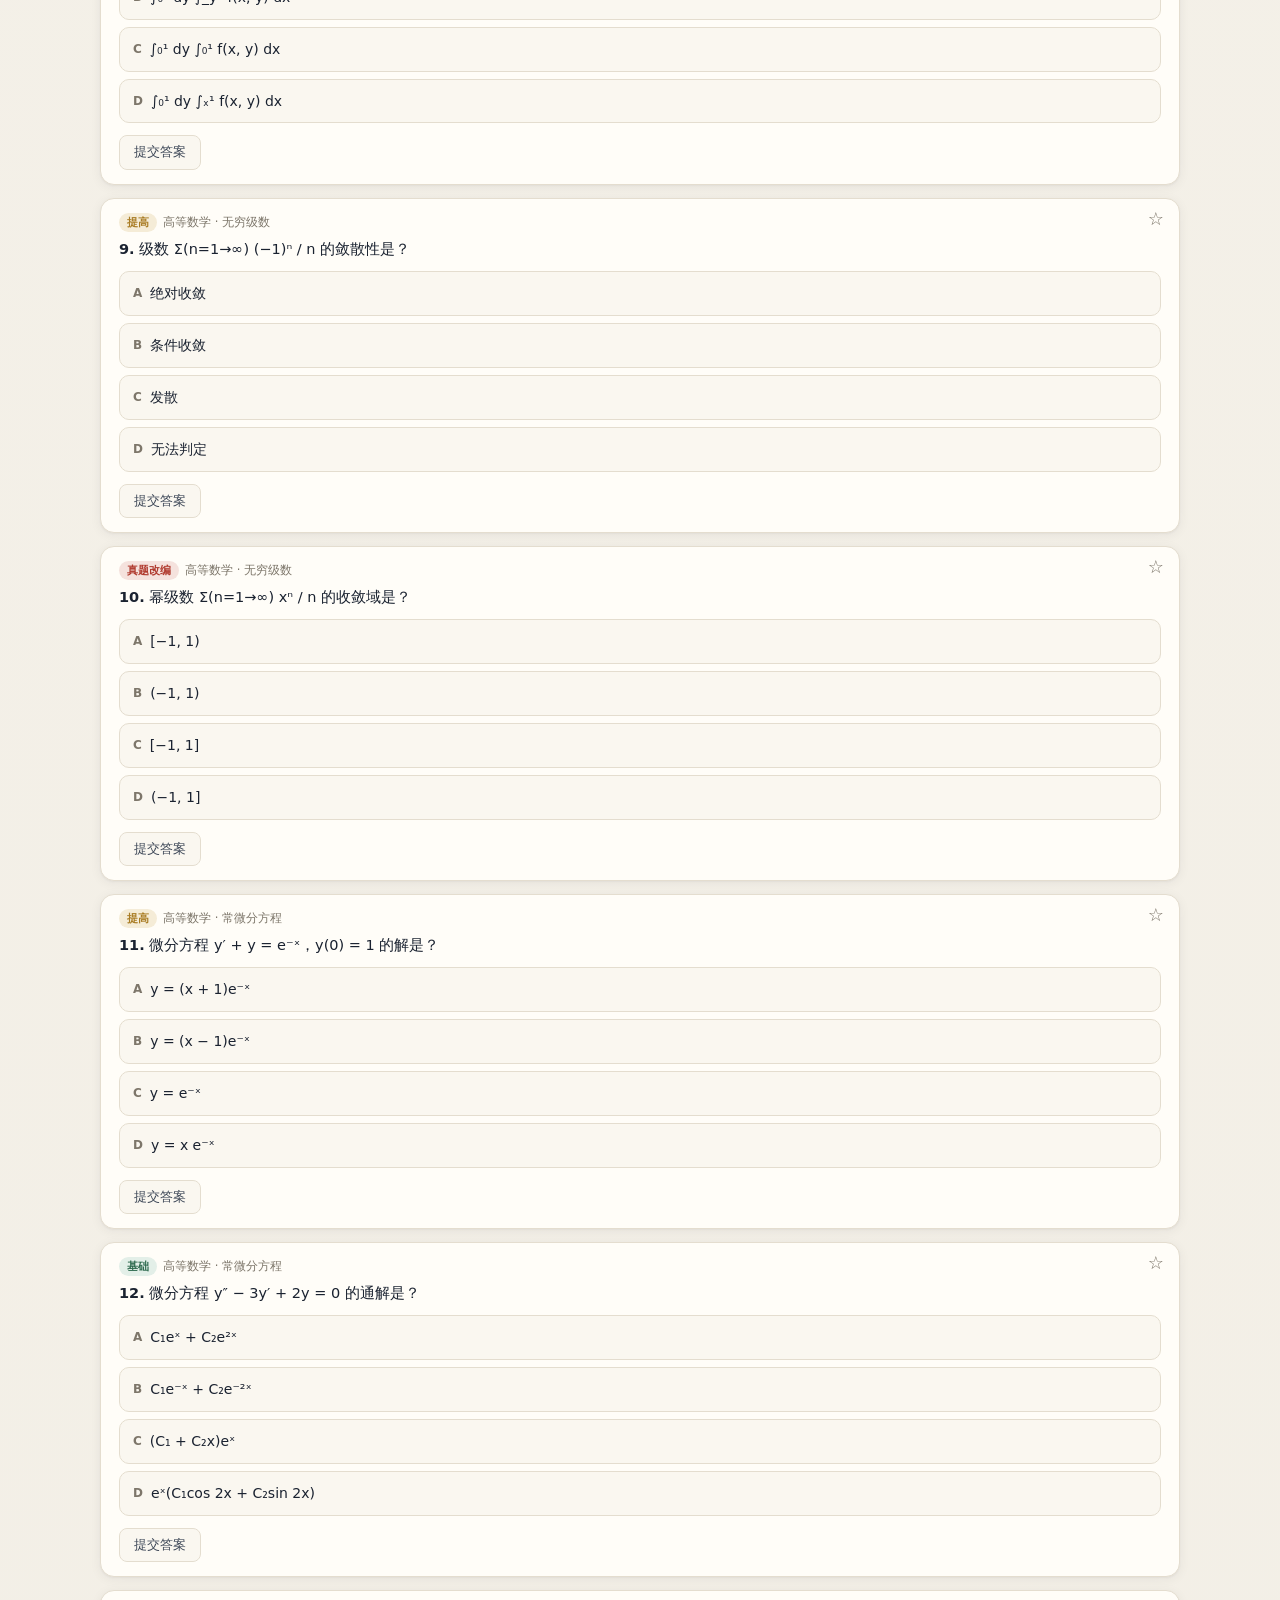
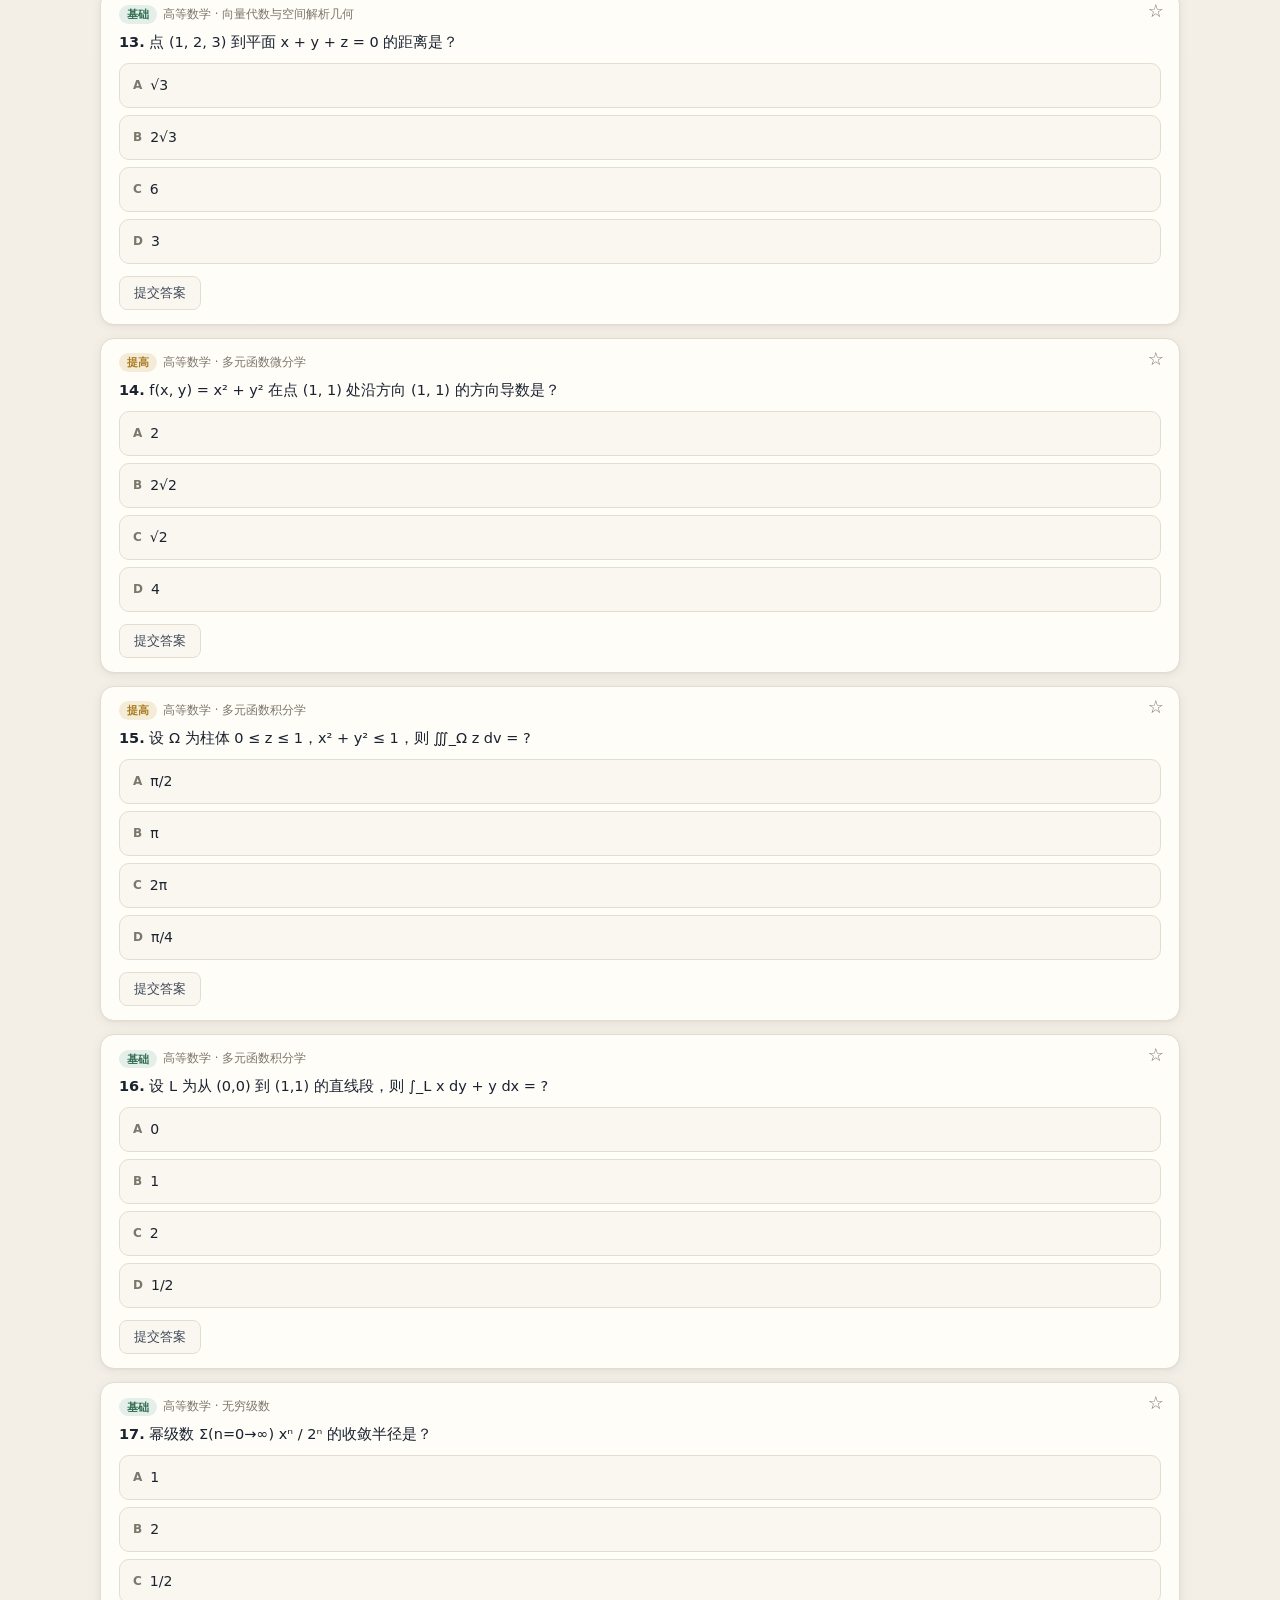
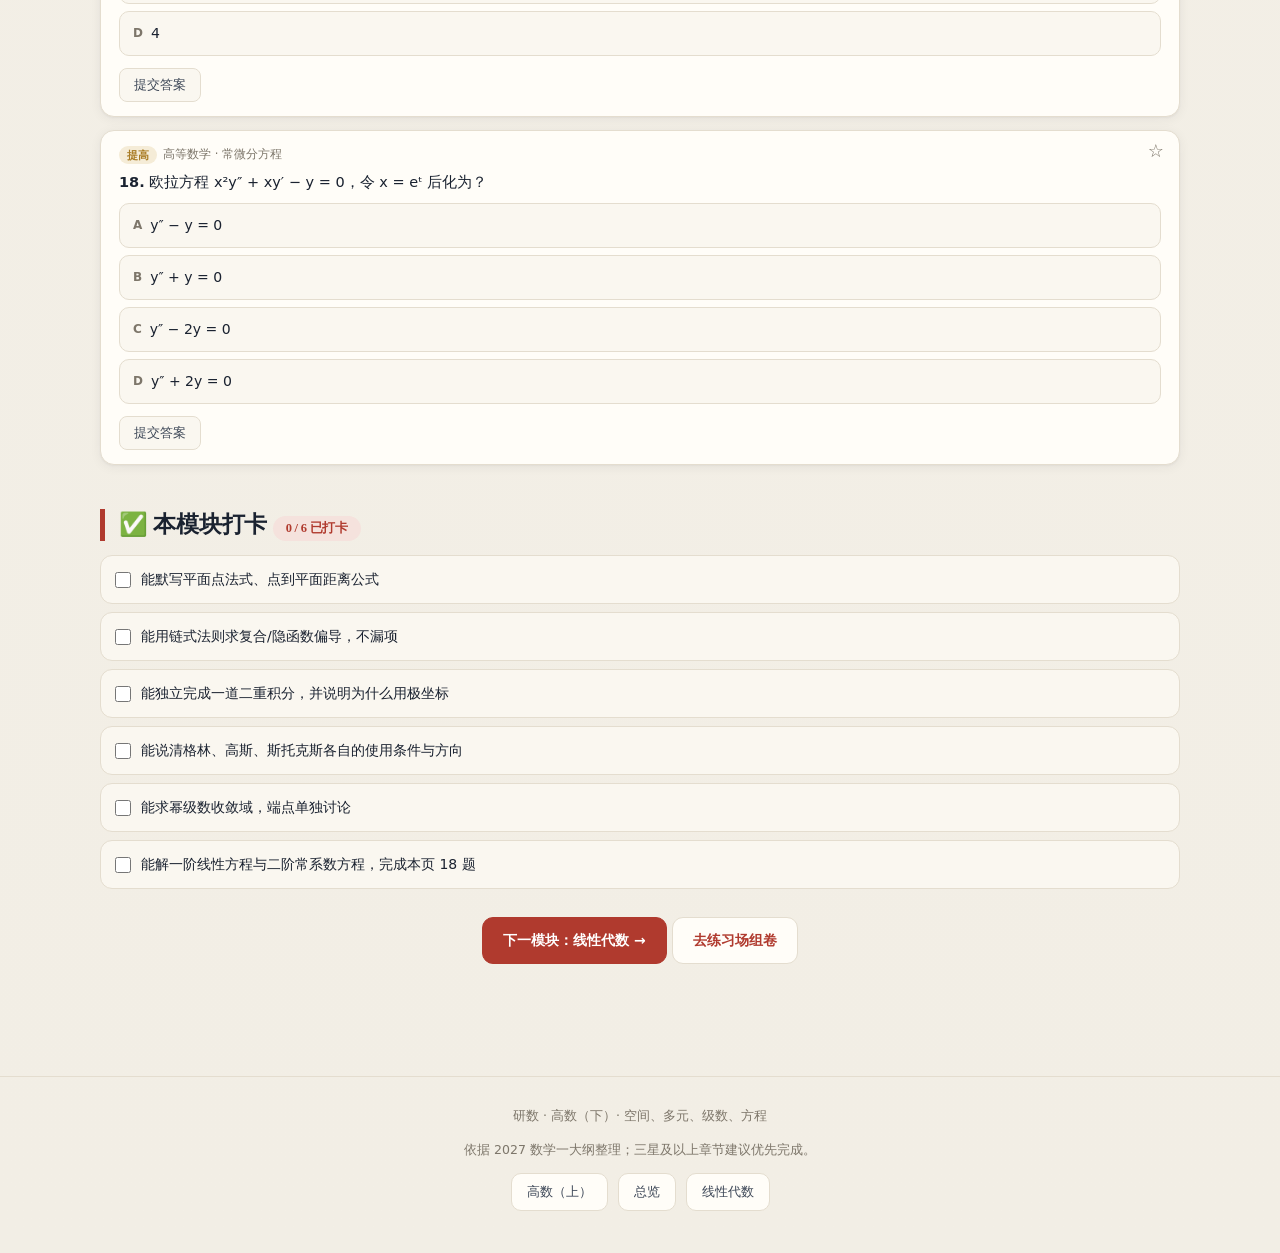
<file: gaoshu-2.html>
<!DOCTYPE html>
<html lang="zh-CN" data-theme="light">
<head>
<meta charset="UTF-8">
<meta name="viewport" content="width=device-width, initial-scale=1.0">
<title>高数（下）· 空间、多元、级数、方程 | 研数</title>
<meta name="description" content="考研数学一高数下：空间解析几何、多元微分、多元积分、无穷级数、常微分方程。含三大公式、极坐标面积元与幂级数实验室、分级练习。">
<link rel="icon" href="data:image/svg+xml,%3Csvg xmlns='http://www.w3.org/2000/svg' viewBox='0 0 100 100'%3E%3Crect width='100' height='100' rx='22' fill='%231b2430'/%3E%3Ctext x='50' y='71' font-size='60' text-anchor='middle' fill='%23f6f3ec' font-family='Georgia'%3E%E2%88%91%3C/text%3E%3C/svg%3E">
<link rel="stylesheet" href="assets/style.css">
<script>try{var t=JSON.parse(localStorage.getItem("yanshu.theme")||"null");if(t)document.documentElement.setAttribute("data-theme",t);}catch(e){}</script>
</head>
<body>

<nav class="topbar"><div class="topbar-inner">
  <a class="logo" href="index.html"><span class="logo-mark">∑</span><span class="logo-text"><b>研数</b><small>数学一 · 301</small></span></a>
  <div class="nav-links">
    <a href="index.html">总览</a>
    <a href="lectures.html">系统精讲</a>
    <a href="gaoshu-1.html">高数·上</a>
    <a href="gaoshu-2.html">高数·下</a>
    <a href="xiandai.html">线性代数</a>
    <a href="gailv.html">概率统计</a>
    <a href="formulas.html">公式速查</a>
    <a href="proof.html">证明</a>
    <a href="practice.html">练习场</a>
    <a href="practice.html#real">真题</a>
    <a href="method.html">方法论</a>
    <a href="resources.html">资源</a>
  </div>
  <button class="theme-btn" type="button" title="切换明暗主题" aria-label="切换明暗主题">🌙</button>
</div></nav>

<div class="wrap">
  <header class="hero">
    <p class="eyebrow">高数（下）· 模块 2</p>
    <h1>空间、多元、级数、方程：<span class="em">数一的大题主战场</span></h1>
    <p class="lede">数一独有考点大多集中在这一页：空间解析几何、三重积分、曲线曲面积分、傅里叶级数、欧拉方程。内容多，但套路固定，关键是先判断结构、再选公式。</p>
    <p class="tagline">5 章 · 2 个实验室 · 18 题 · 6 项打卡</p>
    <div class="hero-actions">
      <a class="btn" href="#s1">从空间几何开始 →</a>
      <a class="btn ghost" href="#lab">直接玩实验室</a>
      <a class="btn ghost" href="xiandai.html">下一模块</a>
    </div>
  </header>

  <div class="toc">
    <span class="toc-label">本页目录</span>
    <a href="#s1">空间几何</a>
    <a href="#s2">多元微分</a>
    <a href="#s3">多元积分</a>
    <a href="#s4">无穷级数</a>
    <a href="#s5">微分方程</a>
    <a href="#lab">实验室</a>
    <a href="#pit">避坑</a>
    <a href="#quiz">练习</a>
    <a href="#ck">打卡</a>
  </div>

  <div class="tbl-wrap">
    <table class="tbl">
      <tr><th>章节</th><th>年均分值</th><th>重要度</th><th>主要题型</th></tr>
      <tr><td>向量代数与空间解析几何</td><td>约 5 分</td><td>★★★</td><td>选填 · 数一独有</td></tr>
      <tr><td>多元函数微分学</td><td>约 9 分</td><td>★★★★</td><td>偏导、梯度、条件极值</td></tr>
      <tr><td>多元函数积分学</td><td>约 16 分</td><td class="hl">★★★★★</td><td>解答题主战场 · 数一独有</td></tr>
      <tr><td>无穷级数</td><td>约 12 分</td><td>★★★★</td><td>判敛 + 幂级数求和</td></tr>
      <tr><td>常微分方程</td><td>约 9 分</td><td>★★★★</td><td>一阶/二阶方程 + 欧拉方程</td></tr>
    </table>
  </div>
  <p class="muted small">多元积分与级数是本模块最值得投入的两章；空间几何稳定送分，不要因为分少就放弃。</p>

  <h2 class="sec">章节课程 <span class="en">CHAPTER LESSONS</span></h2>
  <p class="muted">每章都有独立课程页：人话导入、知识块、2 道例题、公式清单、避坑和章末练习。</p>
  <div class="grid cols-3">
    <a class="card clickable" href="chapter.html?ch=g4"><span class="ch-num">第 04 章 · 5 分</span><h3>空间解析几何</h3><p>平面、直线、距离与常见曲面。</p><div class="ch-wave">完整讲解 + 2 道例题 →</div></a>
    <a class="card clickable" href="chapter.html?ch=g5"><span class="ch-num">第 05 章 · 9 分</span><h3>多元函数微分学</h3><p>偏导、全微分、梯度与条件极值。</p><div class="ch-wave">完整讲解 + 2 道例题 →</div></a>
    <a class="card clickable" href="chapter.html?ch=g6"><span class="ch-num">第 06 章 · 16 分</span><h3>多元函数积分学</h3><p>二重/三重积分、曲线曲面、三大公式。</p><div class="ch-wave">完整讲解 + 2 道例题 →</div></a>
    <a class="card clickable" href="chapter.html?ch=g7"><span class="ch-num">第 07 章 · 12 分</span><h3>无穷级数</h3><p>判敛、幂级数收敛域与傅里叶。</p><div class="ch-wave">完整讲解 + 2 道例题 →</div></a>
    <a class="card clickable" href="chapter.html?ch=g8"><span class="ch-num">第 08 章 · 9 分</span><h3>常微分方程</h3><p>一阶方程、二阶常系数与欧拉方程。</p><div class="ch-wave">完整讲解 + 2 道例题 →</div></a>
  </div>

  <h2 class="sec" id="s1">2.1 向量代数与空间解析几何 <span class="en">GEOMETRY</span></h2>
  <div class="callout life">
    <div class="co-title">🗣 先说人话：平面是一张无限大的纸，法向量是垂直插在纸上的箭头</div>
    <p>只要知道平面过哪个点、法向量朝哪，这张「纸」就唯一确定了。直线则像一个点沿着一个方向无限延伸。空间几何题，本质就是找点和方向。</p>
  </div>
  <div class="grid cols-2">
    <div class="card">
      <h3>平面与直线</h3>
      <p>平面点法式：A(x−x₀) + B(y−y₀) + C(z−z₀) = 0；直线对称式：(x−x₀)/l = (y−y₀)/m = (z−z₀)/n。</p>
    </div>
    <div class="card">
      <h3>距离与夹角</h3>
      <p>点到平面距离 = |Ax₀ + By₀ + Cz₀ + D| / √(A² + B² + C²)。线线角看方向向量，线面角看方向向量与法向量。</p>
    </div>
  </div>
  <div class="formula">
    <span class="fx-label">必须会写</span>
    平面点法式：A(x−x₀) + B(y−y₀) + C(z−z₀) = 0<br>
    点到平面距离：d = |Ax₀ + By₀ + Cz₀ + D| / √(A² + B² + C²)
    <span class="small">写平面方程前，先确认法向量；写直线前，先确认方向向量与一个已知点。</span>
  </div>
  <div class="card">
    <p><b>例：</b>求过点 (1, 0, 0) 且法向量为 (1, 1, 1) 的平面方程。</p>
    <p style="margin-bottom:0">代入点法式：1(x − 1) + 1(y − 0) + 1(z − 0) = 0，整理得 <b>x + y + z = 1</b>。</p>
  </div>

  <h2 class="sec" id="s2">2.2 多元函数微分学 <span class="en">PARTIAL DERIVATIVES</span></h2>
  <div class="callout life">
    <div class="co-title">🗣 先说人话：偏导是「固定其他人，只看一个人怎么变」</div>
    <p>山顶的气温同时受海拔和纬度影响。偏导就是「纬度不动，只往东走一步，温度变多少」。梯度则告诉你：往哪个方向走，温度上升最快。</p>
  </div>
  <div class="tbl-wrap">
    <table class="tbl">
      <tr><th>考点</th><th>核心动作</th><th>易错点</th></tr>
      <tr><td>全微分</td><td>dz = f_x dx + f_y dy</td><td>偏导存在推不出可微</td></tr>
      <tr><td>复合函数</td><td>画变量依赖图，链式相乘再相加</td><td>漏项、漏乘内层导数</td></tr>
      <tr><td>隐函数</td><td>两边对 x 求导，把 y 看成 y(x)</td><td>忘记 y′ 项</td></tr>
      <tr><td>方向导数 / 梯度</td><td>∂f/∂l = grad f · e_l</td><td>方向向量未单位化</td></tr>
      <tr><td>条件极值</td><td>拉格朗日乘数法</td><td>忘记比较边界与约束</td></tr>
    </table>
  </div>
  <div class="formula">
    <span class="fx-label">梯度与方向导数</span>
    grad f = (f_x, f_y, f_z)；∂f/∂l = grad f · e_l，其中 e_l 是单位方向向量
    <span class="small">梯度方向是函数增长最快的方向，梯度的模就是最大方向导数。</span>
  </div>
  <div class="card">
    <p><b>例：</b>设 z = x²y，求 ∂z/∂x 在点 (1, 2) 处的值。</p>
    <p style="margin-bottom:0">∂z/∂x = 2xy，代入 (1, 2) 得 <b>4</b>。偏导就是把 y 当常数。</p>
  </div>

  <h2 class="sec" id="s3">2.3 多元函数积分学 <span class="en">MULTIPLE INTEGRALS</span></h2>
  <div class="callout life">
    <div class="co-title">🗣 先说人话：二重积分是「把平面切成小格累加」，曲面积分是「把曲面切成小片累加」</div>
    <p>二重积分算平面区域上的总量，三重积分算立体里的总量，曲线/曲面积分算沿路径或曲面分布的量。三大公式（格林、高斯、斯托克斯）的作用，是把「边界上的积分」换成「内部区域的积分」，或者反过来。</p>
  </div>
  <div class="grid cols-2">
    <div class="card">
      <h3>二重 / 三重积分</h3>
      <p>直角坐标定限、极坐标（dσ = r dr dθ）、柱面坐标、球面坐标；对称性优先，能利用奇偶性就别硬算。</p>
    </div>
    <div class="card">
      <h3>曲线 / 曲面积分</h3>
      <p>第一类看弧长/面积，第二类看方向；格林公式处理平面闭曲线，高斯处理闭曲面，斯托克斯处理空间闭曲线。</p>
    </div>
  </div>
  <div class="formula">
    <span class="fx-label">三大公式</span>
    格林：∮_L P dx + Q dy = ∬_D (Q_x − P_y) dxdy<br>
    高斯：∯_Σ P dydz + Q dzdx + R dxdy = ∭_Ω (P_x + Q_y + R_z) dv<br>
    斯托克斯：∮_Γ P dx + Q dy + R dz = ∬_Σ (rot F · n) dS
    <span class="small">用公式前先看：闭不闭合？方向对不对？不闭合时能不能补面/补线？</span>
  </div>
  <div class="card">
    <p><b>例：</b>设 D 为单位圆 x² + y² ≤ 1，求 ∬_D (x² + y²) dσ。</p>
    <p style="margin-bottom:0">极坐标：∫₀^{2π}∫₀¹ r² · r dr dθ = 2π · 1/4 = <b>π/2</b>。最容易错的地方是漏掉雅可比 r。</p>
  </div>
  <div class="callout exam">
    <div class="co-title">📌 数一提醒</div>
    <p>多元积分是数一最大分值板块，也是解答题常客。先判断「区域是否封闭、是否适合换面、是否适合极坐标/球坐标」，再动笔。不要一上来就硬算。</p>
  </div>

  <h2 class="sec" id="s4">2.4 无穷级数 <span class="en">SERIES</span></h2>
  <div class="callout life">
    <div class="co-title">🗣 先说人话：级数是「无限个数相加」，收敛是「加得完」</div>
    <p>1/2 + 1/4 + 1/8 + … 越加越接近 1，叫收敛；1 + 1/2 + 1/3 + … 越加越大，叫发散。幂级数则是「带 x 的级数」，不同的 x 可能收敛也可能发散，收敛范围就是收敛域。</p>
  </div>
  <div class="tbl-wrap">
    <table class="tbl">
      <tr><th>题型</th><th>方法</th><th>注意</th></tr>
      <tr><td>正项级数判敛</td><td>比较、比值、根值、积分</td><td>先看通项是否趋于 0</td></tr>
      <tr><td>交错级数</td><td>莱布尼茨判别法</td><td>单调递减 + 通项趋于 0</td></tr>
      <tr><td>绝对 / 条件收敛</td><td>先判绝对值级数</td><td>绝对收敛 ⇒ 收敛</td></tr>
      <tr><td>幂级数收敛域</td><td>先求收敛半径，再单独判端点</td><td>端点最容易漏</td></tr>
      <tr><td>和函数</td><td>凑标准展开式，逐项求导/积分</td><td>求导后端点敛散性可能变</td></tr>
      <tr><td>傅里叶级数</td><td>套系数公式，写和函数</td><td>数一独有，注意狄利克雷定理</td></tr>
    </table>
  </div>
  <div class="formula">
    <span class="fx-label">三个必须记住的展开式</span>
    1/(1−x) = Σxⁿ（|x| &lt; 1）；eˣ = Σxⁿ/n!；ln(1+x) = Σ(−1)ⁿ⁻¹xⁿ/n（−1 &lt; x ≤ 1）
    <span class="small">求和函数先「凑」这三个标准式，再逐项求导或积分。</span>
  </div>
  <div class="card">
    <p><b>例：</b>求幂级数 Σ xⁿ/n 的收敛域。</p>
    <div class="steps">
      <div class="step">由比值法得收敛半径 R = 1，因此在 (−1, 1) 内绝对收敛。</div>
      <div class="step">x = 1 时为调和级数 Σ1/n，发散。</div>
      <div class="step">x = −1 时为交错调和级数，收敛。所以收敛域是 <b>[−1, 1)</b>。</div>
    </div>
  </div>

  <h2 class="sec" id="s5">2.5 常微分方程 <span class="en">DIFFERENTIAL EQUATIONS</span></h2>
  <div class="callout life">
    <div class="co-title">🗣 先说人话：微分方程是「知道变化率，反求函数」</div>
    <p>如果知道一辆车的速度随时间怎么变，能不能反推出它任意时刻的位置？这就是微分方程。解不是数，而是函数；通解带常数，特解由初始条件确定。</p>
  </div>
  <div class="grid cols-2">
    <div class="card">
      <h3>一阶方程</h3>
      <p>可分离变量、齐次、一阶线性、伯努利、全微分方程。先分类，再套对应解法。</p>
    </div>
    <div class="card">
      <h3>高阶方程</h3>
      <p>可降阶、二阶常系数齐次/非齐次、欧拉方程。非齐次特解形式看自由项与特征根是否重合。</p>
    </div>
  </div>
  <div class="formula">
    <span class="fx-label">一阶线性方程通解</span>
    y′ + P(x)y = Q(x) → y = e^(−∫Pdx) (∫Q·e^(∫Pdx)dx + C)
    <span class="small">先化成标准形，再找积分因子 e^(∫Pdx)。</span>
  </div>
  <div class="card">
    <p><b>例：</b>求 y′ + y = e⁻ˣ，y(0) = 1 的解。</p>
    <div class="steps">
      <div class="step">积分因子 eˣ，两边相乘得 (y eˣ)′ = 1。</div>
      <div class="step">积分得 y eˣ = x + C。</div>
      <div class="step">代入 y(0) = 1 得 C = 1，所以 <b>y = (x + 1)e⁻ˣ</b>。</div>
    </div>
  </div>
  <div class="callout warn">
    <div class="co-title">⚠️ 数一独有：欧拉方程</div>
    <p>x²y″ + pxy′ + qy = 0，令 x = eᵗ 化为常系数方程。代换后注意链式求导，别把 y′ 直接当成 dy/dt。</p>
  </div>

  <h2 class="sec" id="lab">🔬 实验室：极坐标与幂级数</h2>

  <div class="lab" data-lab="polar">
    <div class="lab-title">实验室 3 · 极坐标面积元</div>
    <p class="lab-desc">拖动 r 与 θ，看极坐标下的小面积元为什么是 r dr dθ，而不是 dr dθ。</p>
    <div class="lab-stage"><canvas id="labPolar" height="340"></canvas></div>
    <div class="lab-ctrl">
      <label>r = <input id="polR" type="range" min="0.2" max="2.2" step="0.05" value="1.2"><span id="polRVal">1.20</span></label>
      <label>θ = <input id="polT" type="range" min="0" max="5.76" step="0.08" value="0.8"><span id="polTVal">0.25π</span></label>
    </div>
    <div class="lab-note" id="polNote"></div>
    <div class="lab-read" id="polRead"></div>
  </div>

  <div class="lab" data-lab="series" id="lab2">
    <div class="lab-title">实验室 4 · 幂级数逼近</div>
    <p class="lab-desc">增加 eˣ 的泰勒展开项数，看部分和曲线如何一点点贴住 eˣ。</p>
    <div class="lab-stage"><canvas id="labSeries" height="320"></canvas></div>
    <div class="lab-ctrl">
      <label>n = <input id="serN" type="range" min="0" max="12" step="1" value="3"><span id="serNVal">3</span></label>
      <button id="serPlay" type="button">播放展开</button>
      <button id="serReset" class="ghost" type="button">重置</button>
    </div>
    <div class="lab-note" id="serNote"></div>
    <div class="lab-read" id="serRead"></div>
  </div>

  <h2 class="sec" id="pit">⚠️ 本章避坑清单 <span class="en">PITFALLS</span></h2>
  <div class="callout warn">
    <div class="co-title">多元积分与级数，错一次记一次</div>
    <ul style="margin-bottom:0">
      <li>极坐标漏乘雅可比 r；球坐标漏乘 r² sin φ。</li>
      <li>第二类曲线/曲面积分方向取反，整题符号全错。</li>
      <li>高斯公式忘记补面，或补面后忘记减去补面上的积分。</li>
      <li>幂级数收敛域只写开区间，忘了单独判两个端点。</li>
      <li>傅里叶系数公式与和函数表达式混淆。</li>
      <li>微分方程非齐次特解形式，没检查自由项与特征根是否重合。</li>
    </ul>
  </div>

  <div class="callout exam">
    <div class="co-title">🎬 多元积分必看：格林公式的可视化证明</div>
    <p>把区域切成小格，看内部边如何两两抵消、只剩外边界。看懂「旋度累加成边界环流」，格林/高斯/斯托克斯就不再是三段孤立的口诀。</p>
    <p style="margin-bottom:0"><a class="btn sm" href="proof.html?p=green">打开格林公式证明 →</a></p>
  </div>

  <h2 class="sec" id="quiz">📝 章内练习（18 题 · 基础 → 提高 → 真题改编） <span class="en">PRACTICE</span></h2>
  <p class="muted">多元积分与级数的题建议先画图/写收敛半径，再选答案；带「逐步解析」的题会按选项给出错因。</p>
  <div data-quiz data-chapters="g4,g5,g6,g7,g8"></div>

  <h2 class="sec" id="ck">✅ 本模块打卡 <span class="progress-pill" data-ck-page>0 / 6 已打卡</span></h2>
  <div class="checklist">
    <label class="check-item" data-ck="gs2-1"><input type="checkbox"><span>能默写平面点法式、点到平面距离公式</span></label>
    <label class="check-item" data-ck="gs2-2"><input type="checkbox"><span>能用链式法则求复合/隐函数偏导，不漏项</span></label>
    <label class="check-item" data-ck="gs2-3"><input type="checkbox"><span>能独立完成一道二重积分，并说明为什么用极坐标</span></label>
    <label class="check-item" data-ck="gs2-4"><input type="checkbox"><span>能说清格林、高斯、斯托克斯各自的使用条件与方向</span></label>
    <label class="check-item" data-ck="gs2-5"><input type="checkbox"><span>能求幂级数收敛域，端点单独讨论</span></label>
    <label class="check-item" data-ck="gs2-6"><input type="checkbox"><span>能解一阶线性方程与二阶常系数方程，完成本页 18 题</span></label>
  </div>

  <p class="center" style="margin-top:28px">
    <a class="btn" href="xiandai.html">下一模块：线性代数 →</a>
    <a class="btn ghost" href="practice.html">去练习场组卷</a>
  </p>
</div>

<footer>
  <div class="footer-inner">
    <p>研数 · 高数（下）· 空间、多元、级数、方程</p>
    <p class="small">依据 2027 数学一大纲整理；三星及以上章节建议优先完成。</p>
    <div class="pagers"><a href="gaoshu-1.html">高数（上）</a><a href="index.html">总览</a><a href="xiandai.html">线性代数</a></div>
  </div>
</footer>

<script src="assets/bank.js"></script>
<script src="assets/labs.js"></script>
<script src="assets/solution-data.js"></script>
<script src="assets/solution-why.js"></script>
<script src="assets/solution-coach.js"></script>
<script src="assets/app.js"></script>
</body>
</html>
</file>
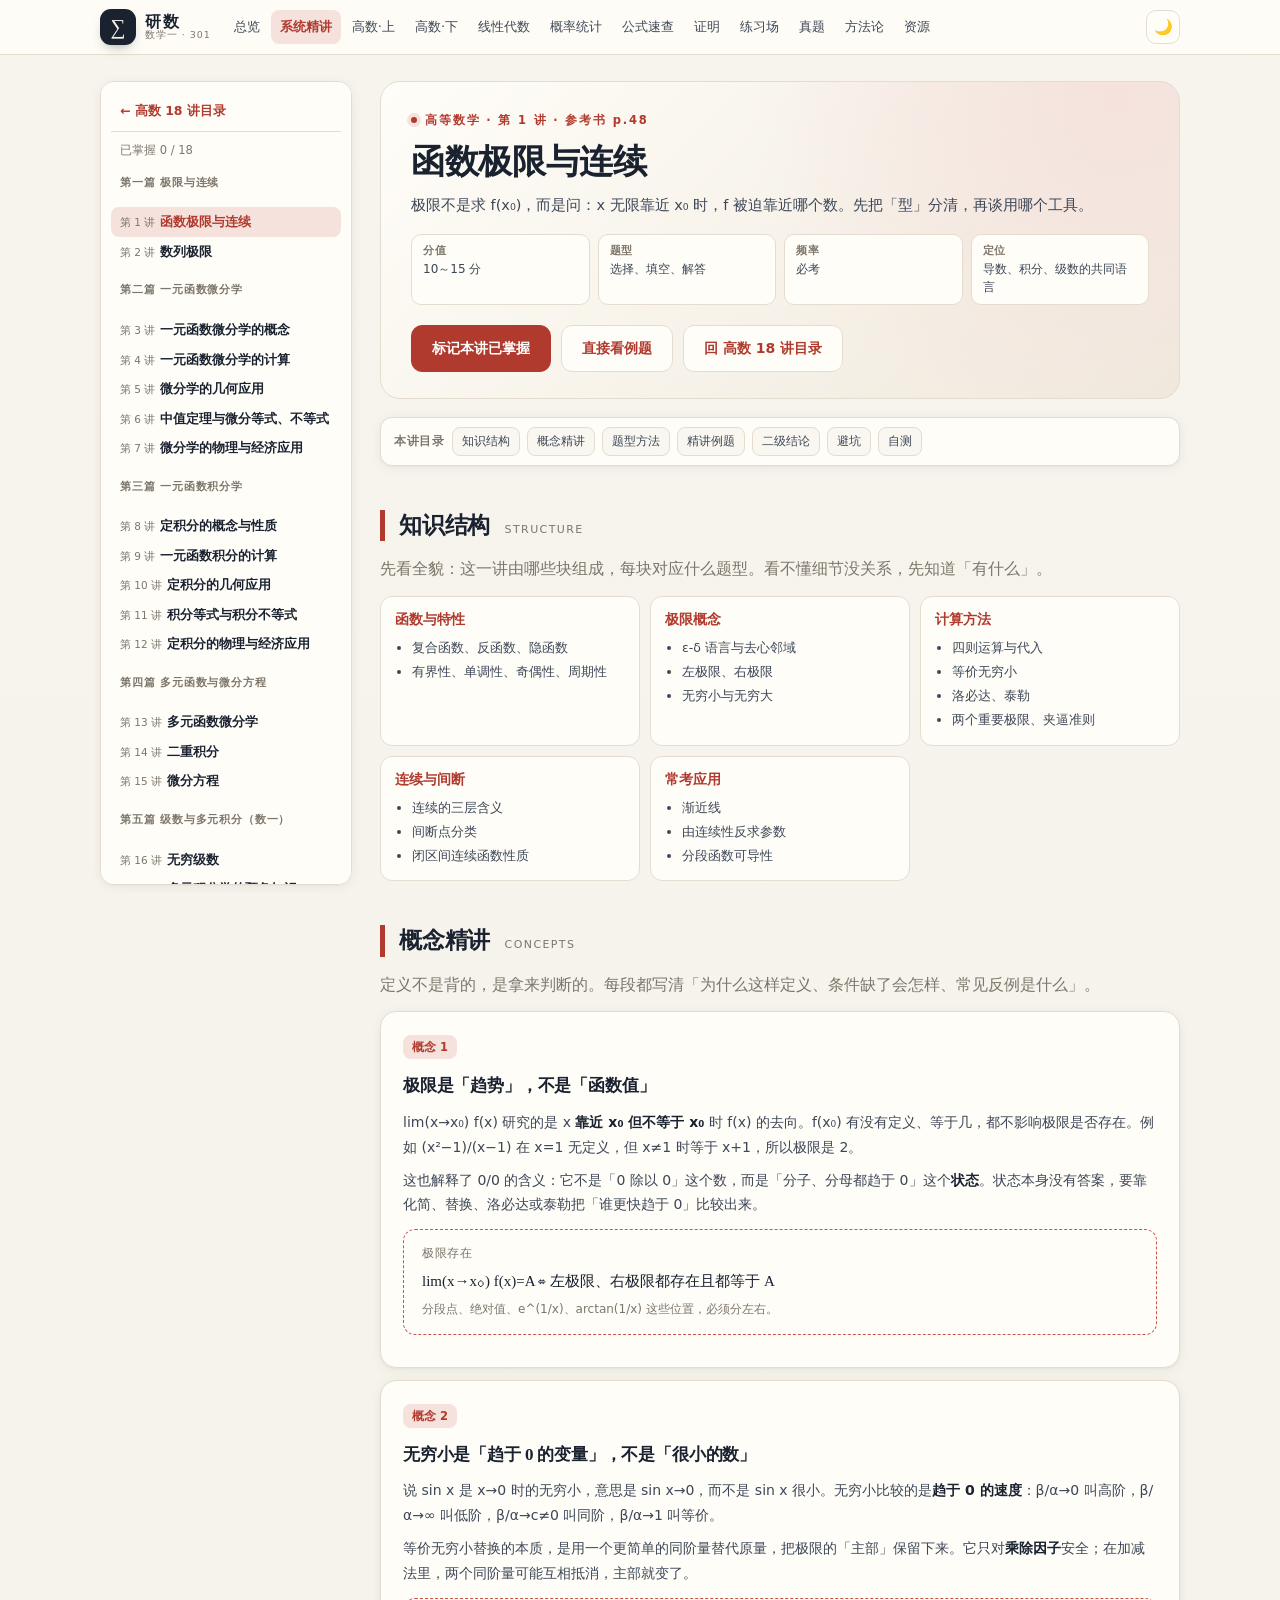
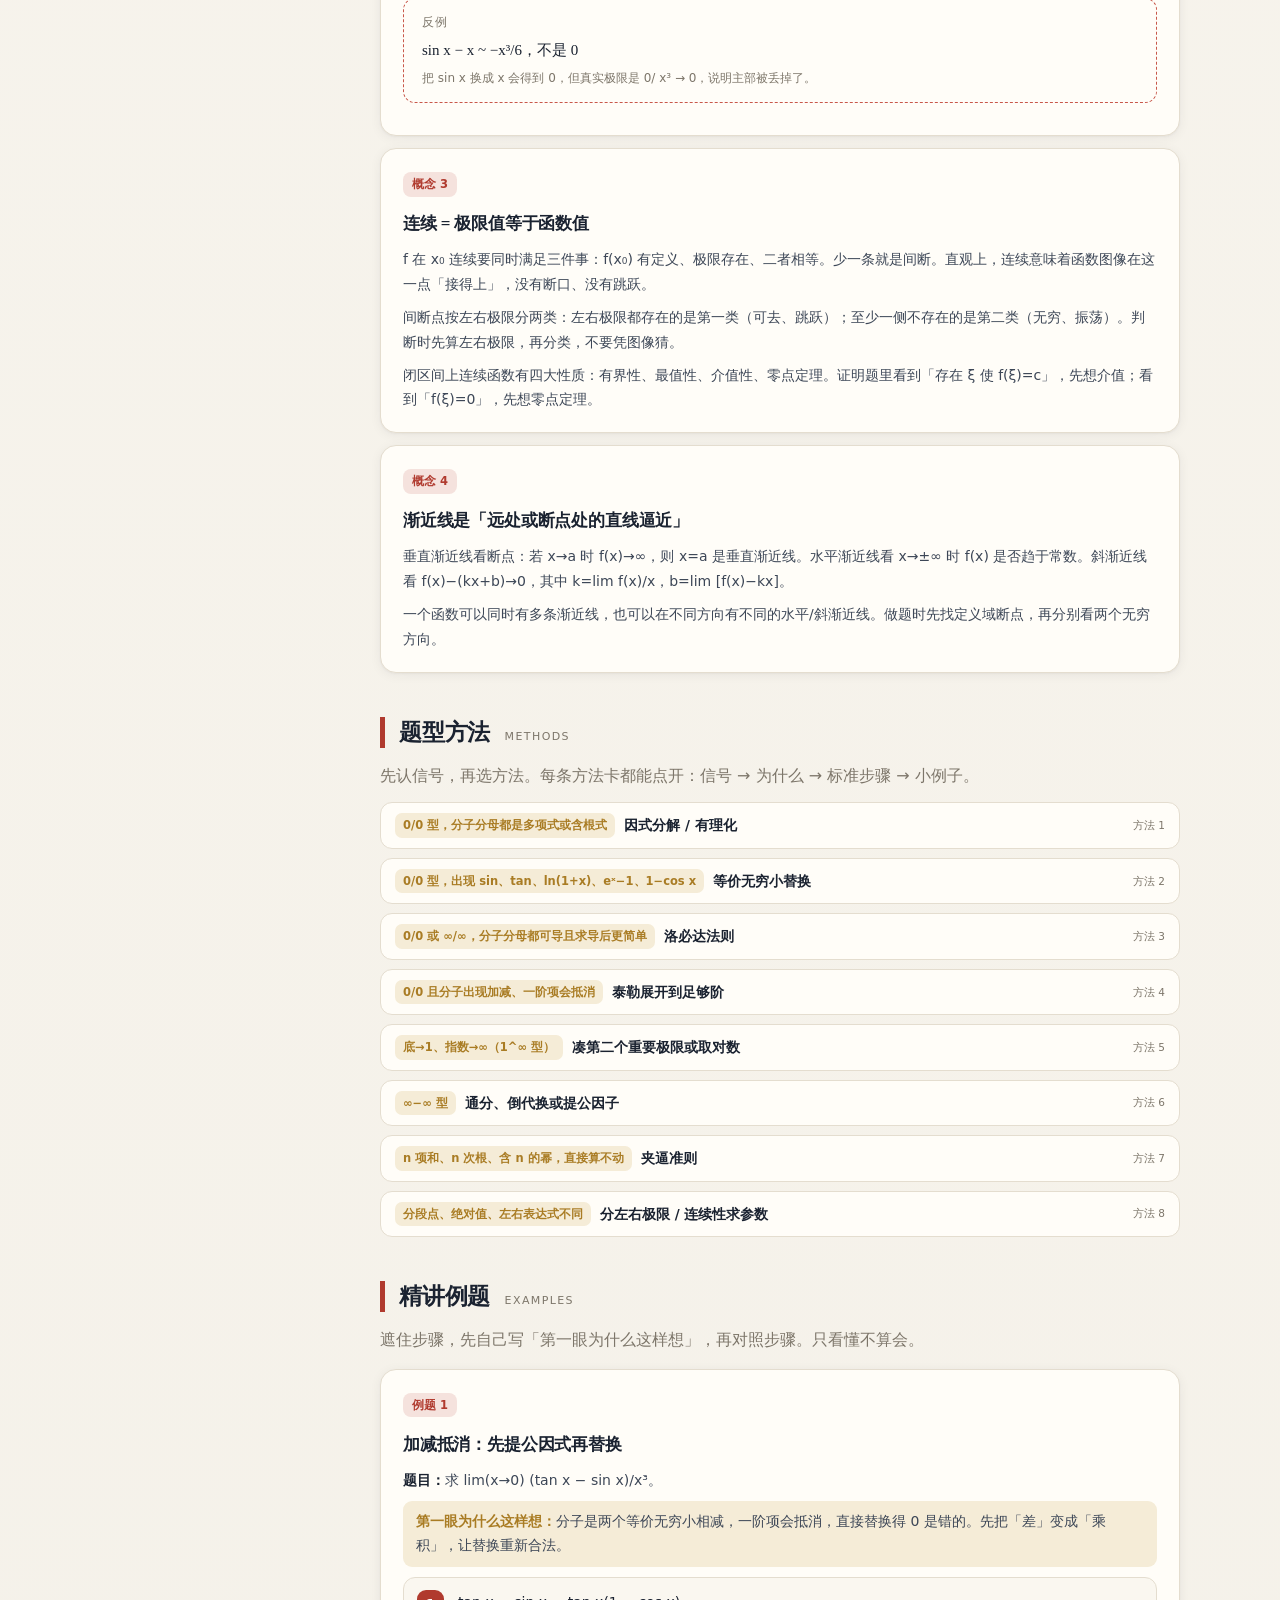
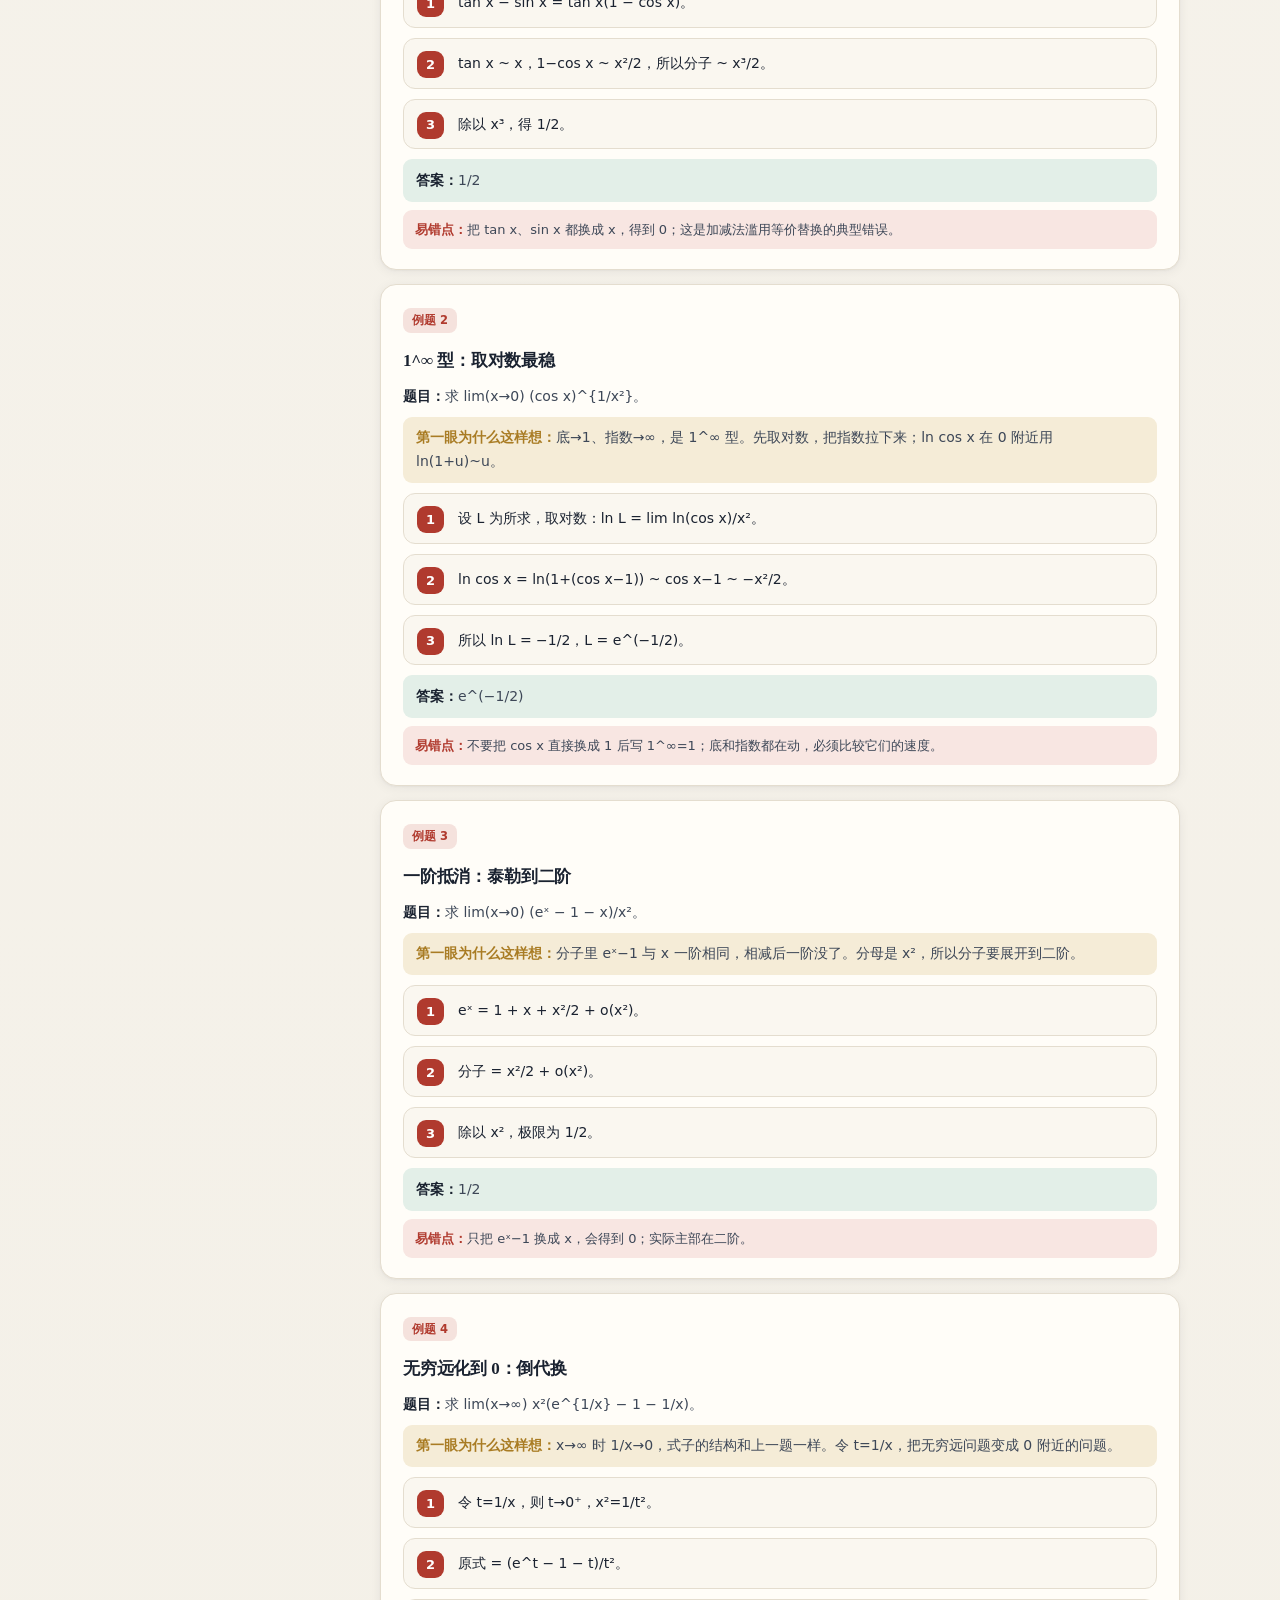
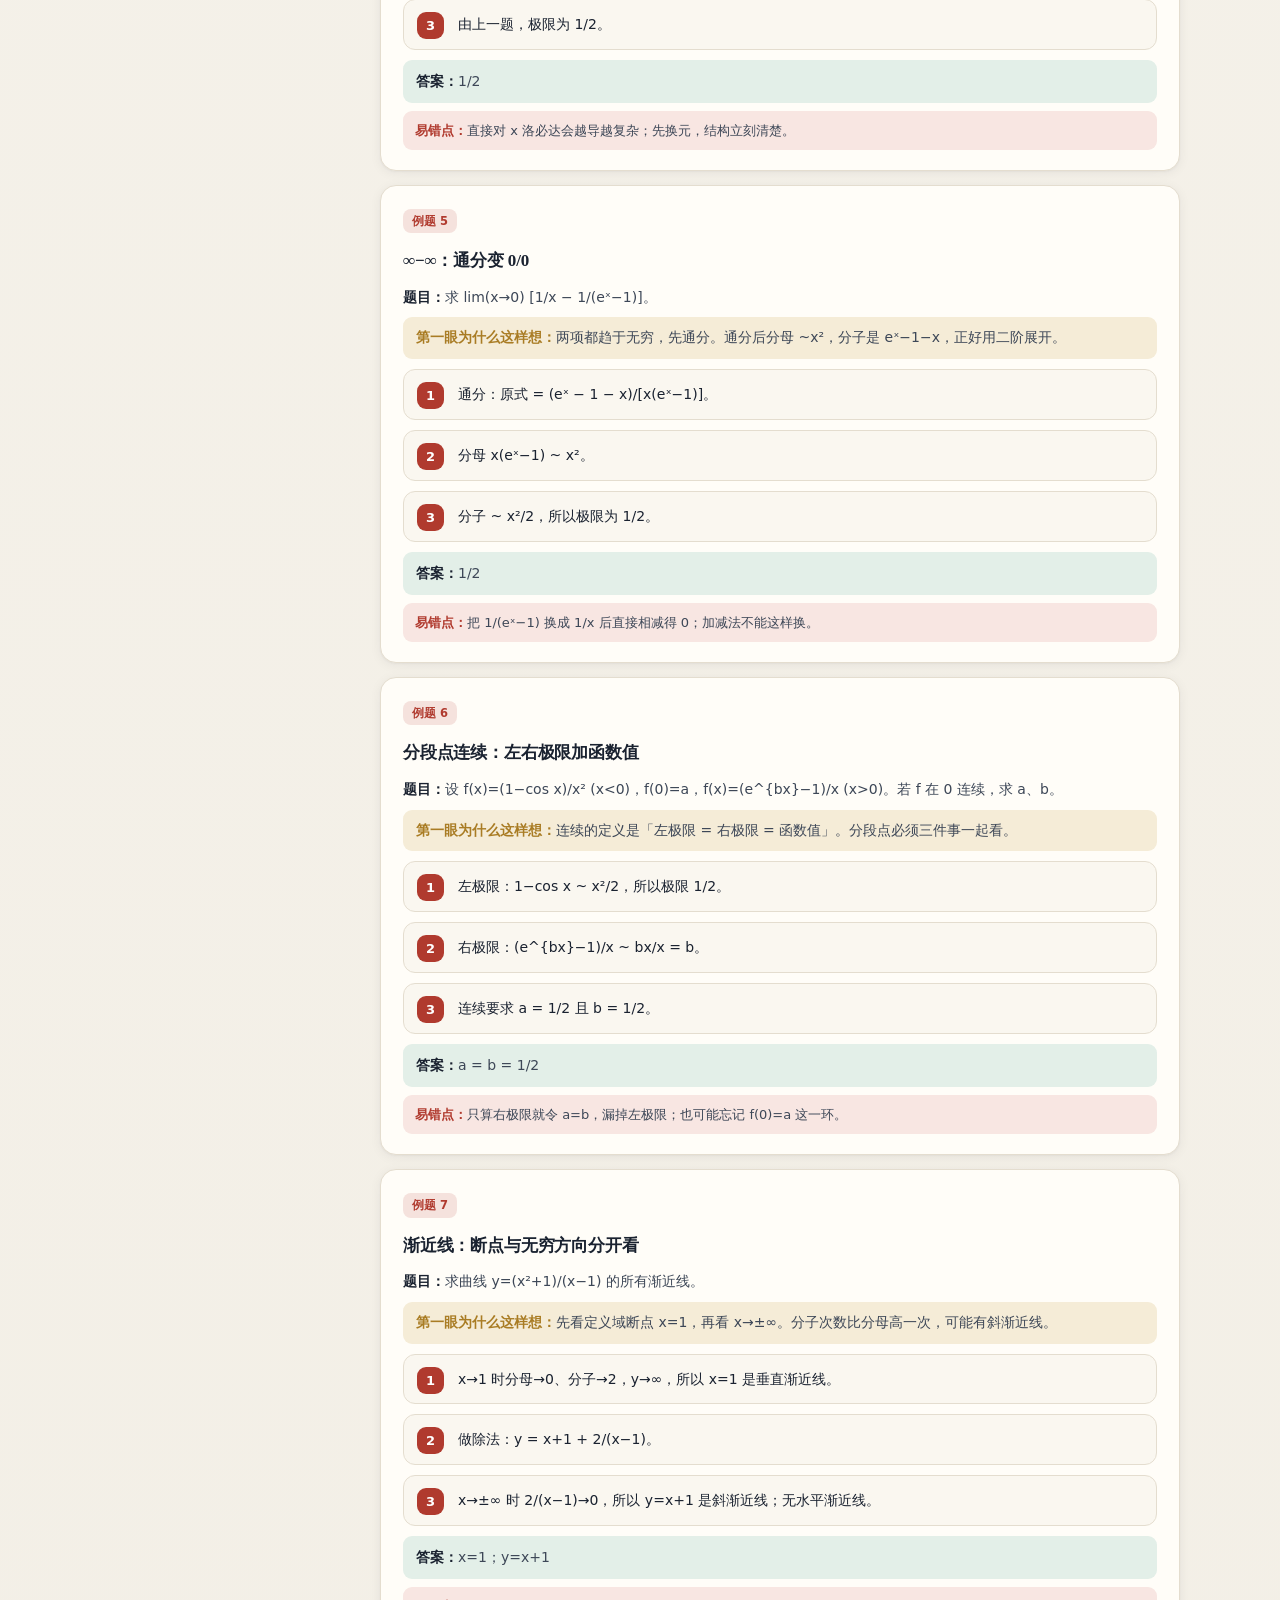
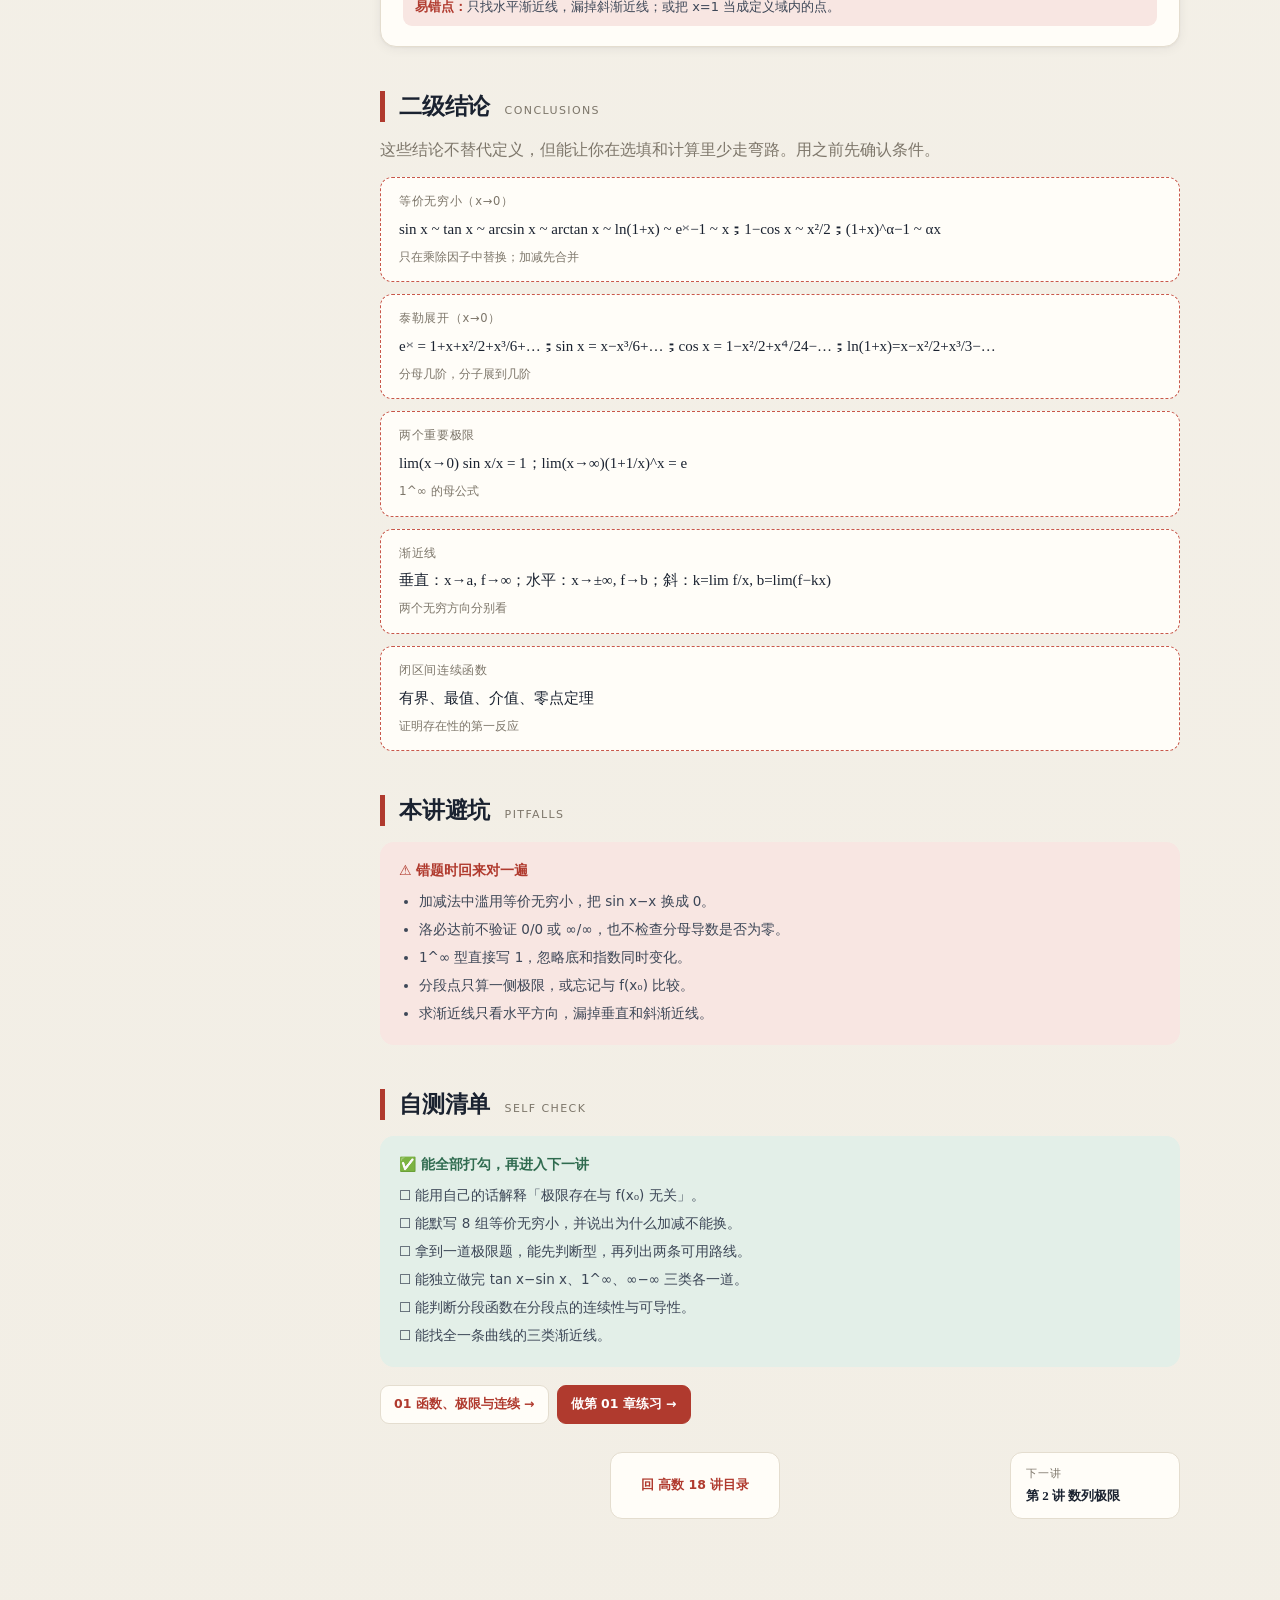
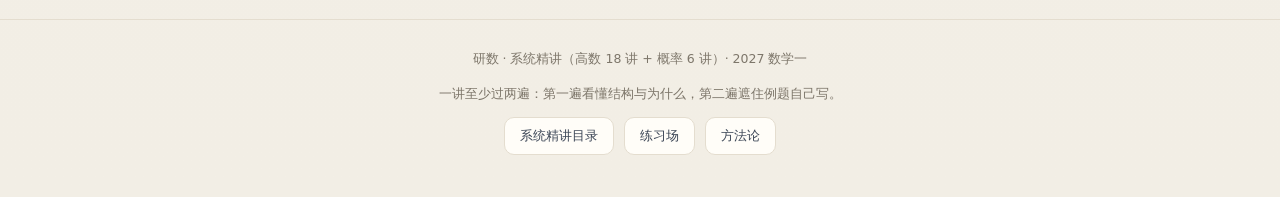
<file: lecture.html>
<!DOCTYPE html>
<html lang="zh-CN" data-theme="light">
<head>
<meta charset="UTF-8">
<meta name="viewport" content="width=device-width, initial-scale=1.0">
<title>系统精讲 | 研数</title>
<meta name="description" content="考研数学一系统精讲：高数 18 讲与概率 6 讲，含知识结构、概念深挖、题型方法卡、精讲例题、二级结论与自测清单。">
<link rel="icon" href="data:image/svg+xml,%3Csvg xmlns='http://www.w3.org/2000/svg' viewBox='0 0 100 100'%3E%3Crect width='100' height='100' rx='22' fill='%231b2430'/%3E%3Ctext x='50' y='71' font-size='60' text-anchor='middle' fill='%23f6f3ec' font-family='Georgia'%3E%E2%88%91%3C/text%3E%3C/svg%3E">
<link rel="stylesheet" href="assets/style.css">
<script>try{var t=JSON.parse(localStorage.getItem("yanshu.theme")||"null");if(t)document.documentElement.setAttribute("data-theme",t);}catch(e){}</script>
</head>
<body>

<nav class="topbar"><div class="topbar-inner">
  <a class="logo" href="index.html"><span class="logo-mark">∑</span><span class="logo-text"><b>研数</b><small>数学一 · 301</small></span></a>
  <div class="nav-links">
    <a href="index.html">总览</a>
    <a href="lectures.html" class="active">系统精讲</a>
    <a href="gaoshu-1.html">高数·上</a>
    <a href="gaoshu-2.html">高数·下</a>
    <a href="xiandai.html">线性代数</a>
    <a href="gailv.html">概率统计</a>
    <a href="formulas.html">公式速查</a>
    <a href="proof.html">证明</a>
    <a href="practice.html">练习场</a>
    <a href="practice.html#real">真题</a>
    <a href="method.html">方法论</a>
    <a href="resources.html">资源</a>
  </div>
  <button class="theme-btn" type="button" title="切换明暗主题" aria-label="切换明暗主题">🌙</button>
</div></nav>

<div class="wrap">
  <div class="lec-shell">
    <aside class="lec-side" id="lecSide"></aside>
    <main id="lectureApp">
      <div class="card"><h3>正在加载本讲…</h3><p>如果长时间没有内容，请返回<a href="lectures.html">高数 18 讲目录</a>。</p></div>
    </main>
  </div>
</div>

<footer>
  <div class="footer-inner">
    <p>研数 · 系统精讲（高数 18 讲 + 概率 6 讲）· 2027 数学一</p>
    <p class="small">一讲至少过两遍：第一遍看懂结构与为什么，第二遍遮住例题自己写。</p>
    <div class="pagers"><a href="lectures.html">系统精讲目录</a><a href="practice.html">练习场</a><a href="method.html">方法论</a></div>
  </div>
</footer>

<script src="assets/chapters/gaoshu-1.js"></script>
<script src="assets/chapters/gaoshu-2.js"></script>
<script src="assets/chapters/xiandai.js"></script>
<script src="assets/chapters/gailv.js"></script>
<script src="assets/lectures/l01-l03.js"></script>
<script src="assets/lectures/l04-l06.js"></script>
<script src="assets/lectures/l07-l09.js"></script>
<script src="assets/lectures/l10-l12.js"></script>
<script src="assets/lectures/l13-l15.js"></script>
<script src="assets/lectures/l16-l18.js"></script>
<script src="assets/lectures/pl01-pl03.js"></script>
<script src="assets/lectures/pl04-pl06.js"></script>
<script src="assets/lecture-page.js"></script>
</body>
</html>
</file>
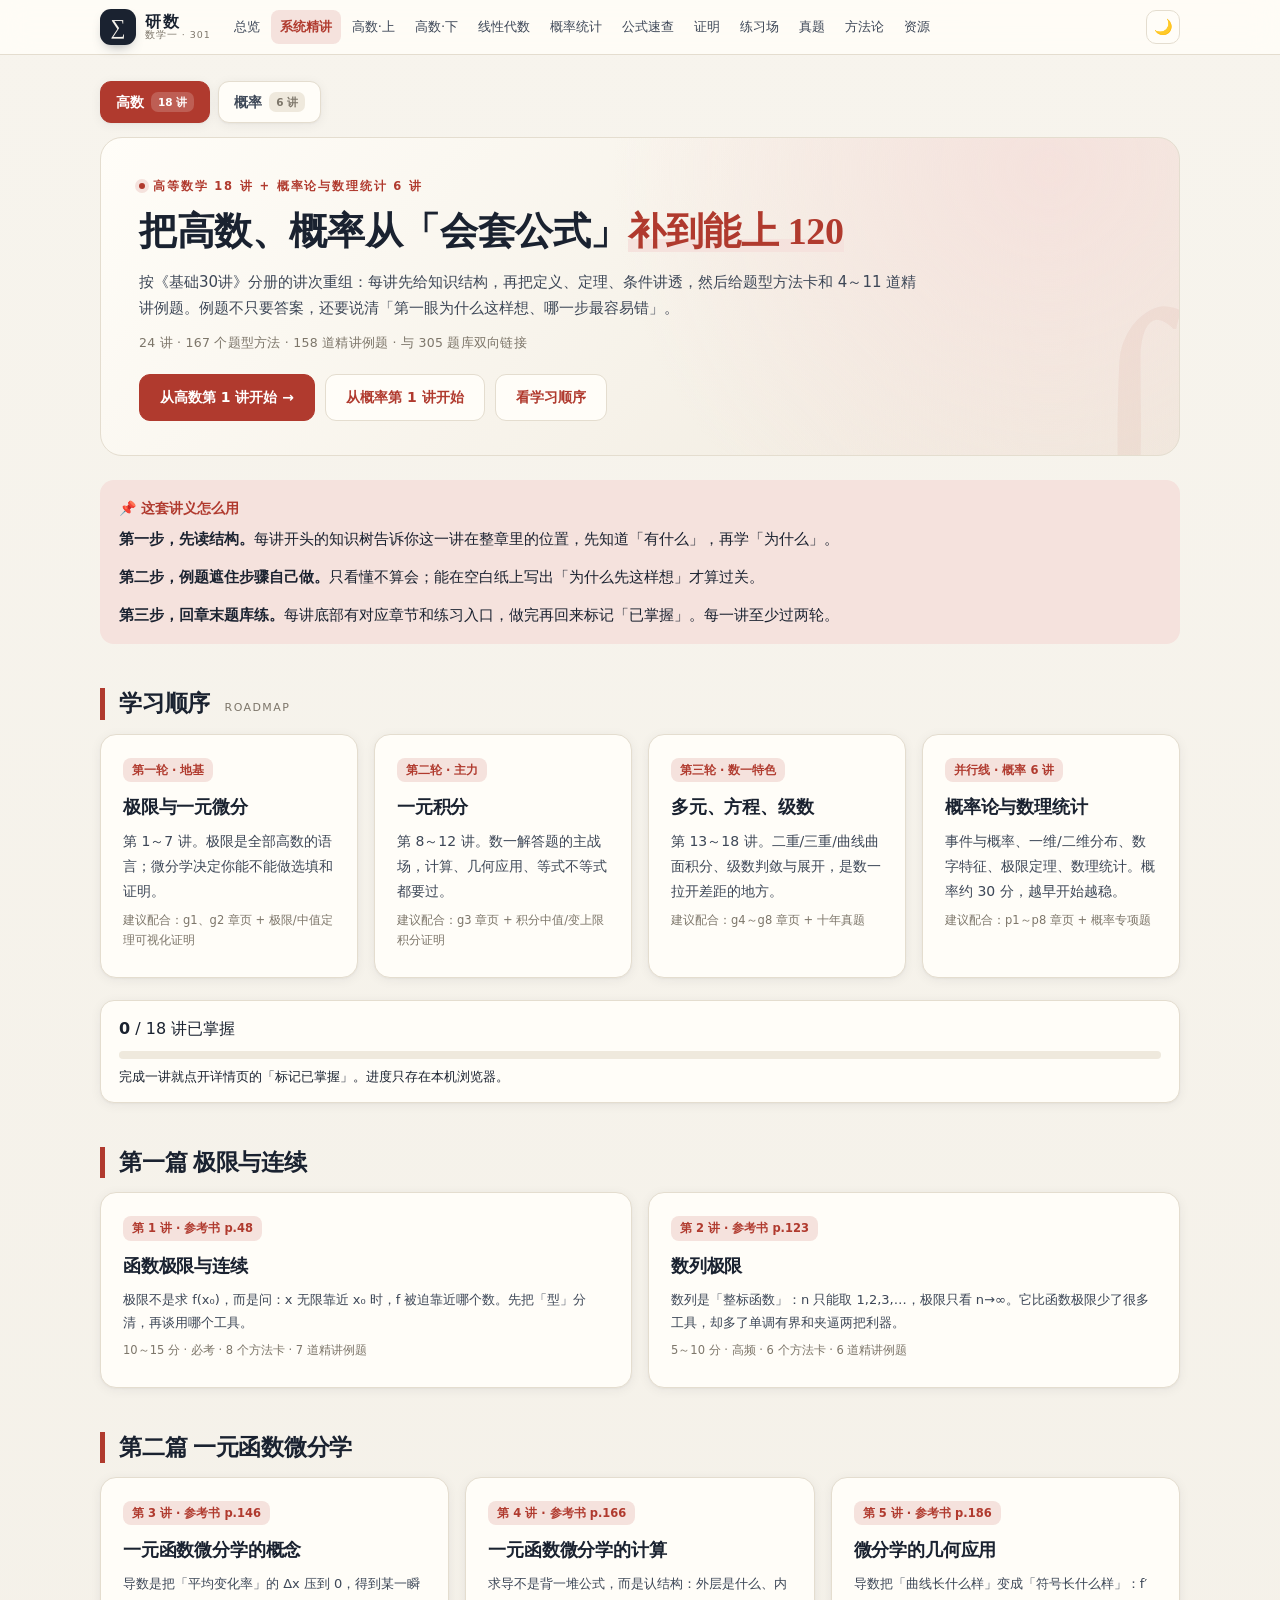
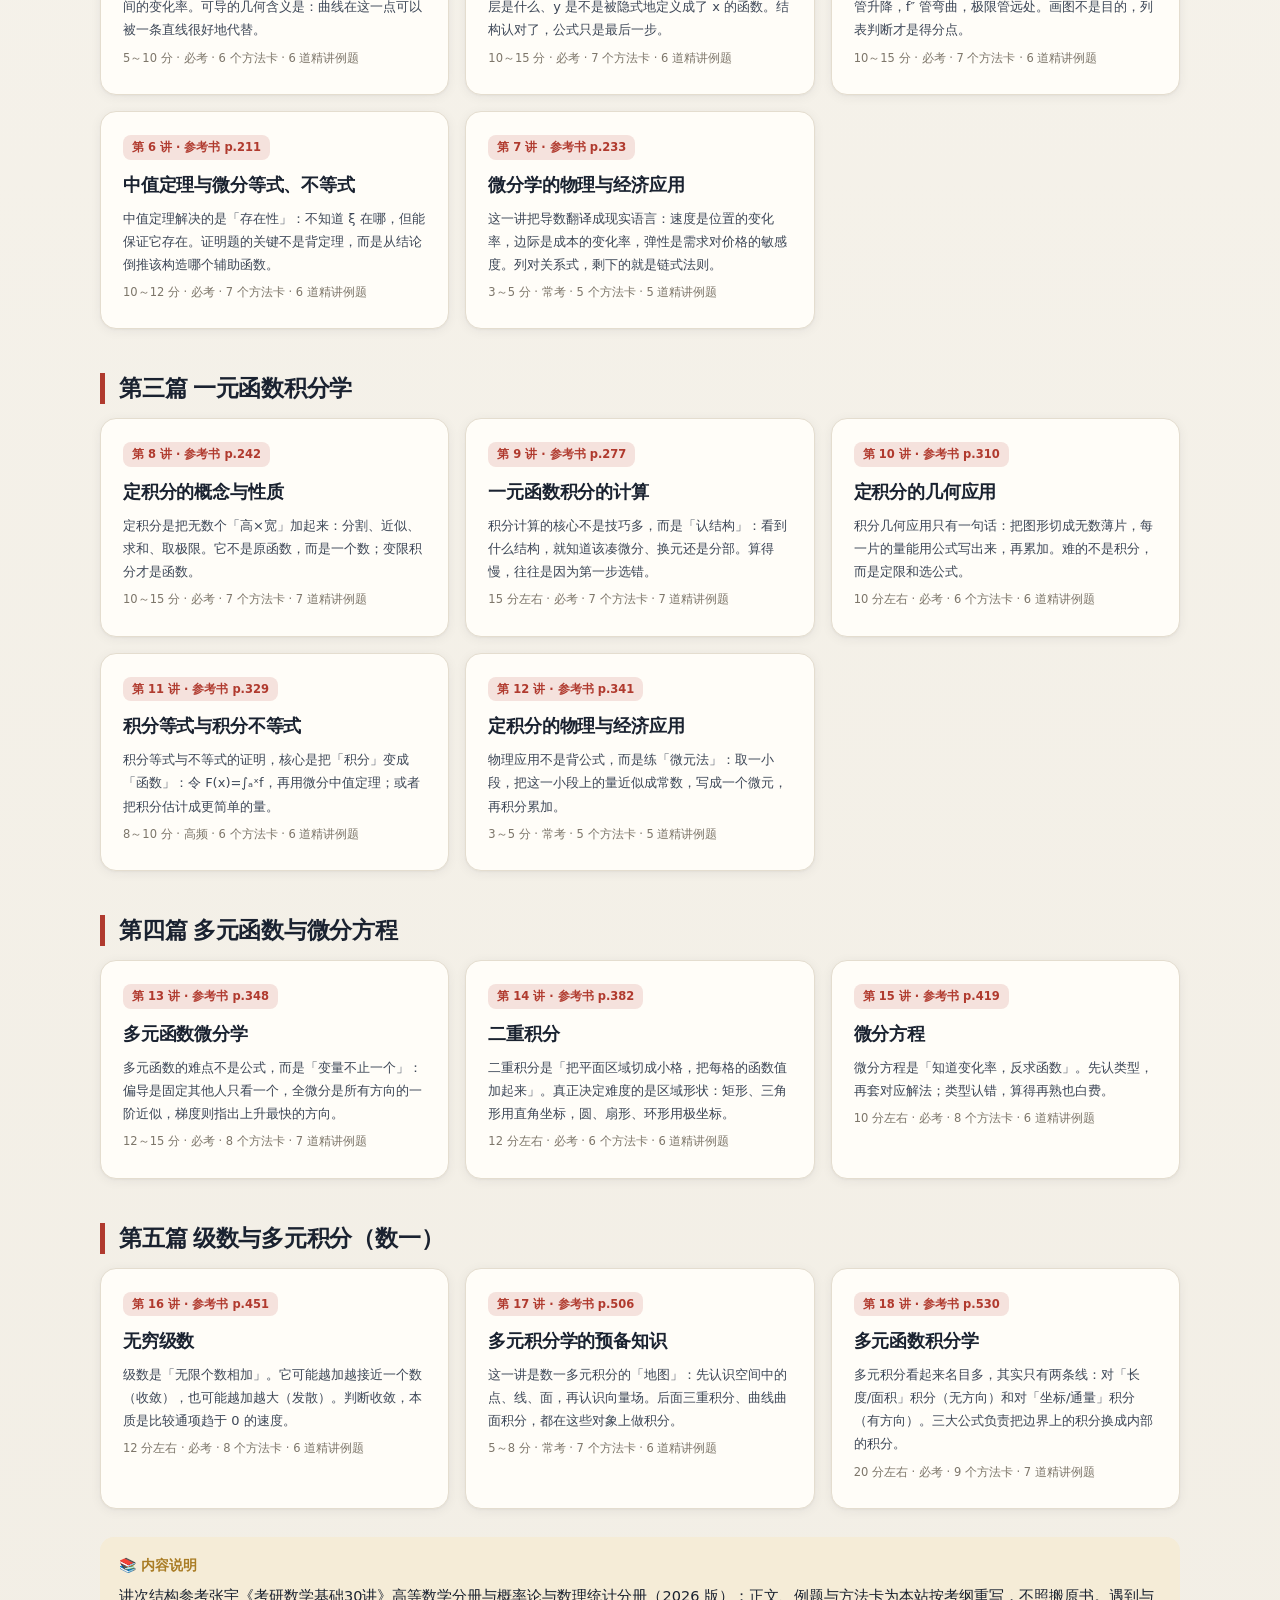
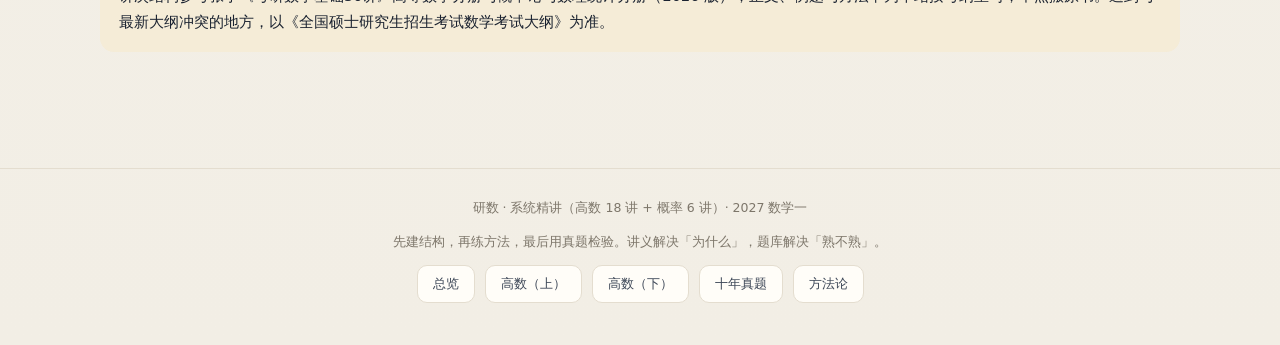
<file: lectures.html>
<!DOCTYPE html>
<html lang="zh-CN" data-theme="light">
<head>
<meta charset="UTF-8">
<meta name="viewport" content="width=device-width, initial-scale=1.0">
<title>系统精讲 · 高数 18 讲 + 概率 6 讲 | 研数</title>
<meta name="description" content="考研数学一系统精讲：高数 18 讲 + 概率 6 讲，含知识结构、概念深挖、题型方法卡、精讲例题、二级结论与自测清单，按张宇《基础30讲》分册讲次组织。">
<link rel="icon" href="data:image/svg+xml,%3Csvg xmlns='http://www.w3.org/2000/svg' viewBox='0 0 100 100'%3E%3Crect width='100' height='100' rx='22' fill='%231b2430'/%3E%3Ctext x='50' y='71' font-size='60' text-anchor='middle' fill='%23f6f3ec' font-family='Georgia'%3E%E2%88%91%3C/text%3E%3C/svg%3E">
<link rel="stylesheet" href="assets/style.css">
<script>try{var t=JSON.parse(localStorage.getItem("yanshu.theme")||"null");if(t)document.documentElement.setAttribute("data-theme",t);}catch(e){}</script>
</head>
<body>

<nav class="topbar"><div class="topbar-inner">
  <a class="logo" href="index.html"><span class="logo-mark">∑</span><span class="logo-text"><b>研数</b><small>数学一 · 301</small></span></a>
  <div class="nav-links">
    <a href="index.html">总览</a>
    <a href="lectures.html" class="active">系统精讲</a>
    <a href="gaoshu-1.html">高数·上</a>
    <a href="gaoshu-2.html">高数·下</a>
    <a href="xiandai.html">线性代数</a>
    <a href="gailv.html">概率统计</a>
    <a href="formulas.html">公式速查</a>
    <a href="proof.html">证明</a>
    <a href="practice.html">练习场</a>
    <a href="practice.html#real">真题</a>
    <a href="method.html">方法论</a>
    <a href="resources.html">资源</a>
  </div>
  <button class="theme-btn" type="button" title="切换明暗主题" aria-label="切换明暗主题">🌙</button>
</div></nav>

<div class="wrap">
  <div class="lec-tabs" id="lecTabs"></div>

  <header class="hero">
    <p class="eyebrow">高等数学 18 讲 + 概率论与数理统计 6 讲</p>
    <h1>把高数、概率从「会套公式」<span class="em">补到能上 120</span></h1>
    <p class="lede">按《基础30讲》分册的讲次重组：每讲先给知识结构，再把定义、定理、条件讲透，然后给题型方法卡和 4～11 道精讲例题。例题不只要答案，还要说清「第一眼为什么这样想、哪一步最容易错」。</p>
    <p class="tagline">24 讲 · 167 个题型方法 · 158 道精讲例题 · 与 305 题库双向链接</p>
    <div class="hero-actions">
      <a class="btn" href="lecture.html?l=l1">从高数第 1 讲开始 →</a>
      <a class="btn ghost" href="lecture.html?l=pl1">从概率第 1 讲开始</a>
      <a class="btn ghost" href="#plan">看学习顺序</a>
    </div>
  </header>

  <div class="callout exam">
    <div class="co-title">📌 这套讲义怎么用</div>
    <p><b>第一步，先读结构。</b>每讲开头的知识树告诉你这一讲在整章里的位置，先知道「有什么」，再学「为什么」。</p>
    <p><b>第二步，例题遮住步骤自己做。</b>只看懂不算会；能在空白纸上写出「为什么先这样想」才算过关。</p>
    <p style="margin-bottom:0"><b>第三步，回章末题库练。</b>每讲底部有对应章节和练习入口，做完再回来标记「已掌握」。每一讲至少过两轮。</p>
  </div>

  <h2 class="sec" id="plan">学习顺序 <span class="en">ROADMAP</span></h2>
  <div class="grid cols-3">
    <div class="card">
      <span class="ch-num">第一轮 · 地基</span>
      <h3>极限与一元微分</h3>
      <p>第 1～7 讲。极限是全部高数的语言；微分学决定你能不能做选填和证明。</p>
      <p class="ch-wave">建议配合：g1、g2 章页 + 极限/中值定理可视化证明</p>
    </div>
    <div class="card">
      <span class="ch-num">第二轮 · 主力</span>
      <h3>一元积分</h3>
      <p>第 8～12 讲。数一解答题的主战场，计算、几何应用、等式不等式都要过。</p>
      <p class="ch-wave">建议配合：g3 章页 + 积分中值/变上限积分证明</p>
    </div>
    <div class="card">
      <span class="ch-num">第三轮 · 数一特色</span>
      <h3>多元、方程、级数</h3>
      <p>第 13～18 讲。二重/三重/曲线曲面积分、级数判敛与展开，是数一拉开差距的地方。</p>
      <p class="ch-wave">建议配合：g4～g8 章页 + 十年真题</p>
    </div>
    <div class="card">
      <span class="ch-num">并行线 · 概率 6 讲</span>
      <h3>概率论与数理统计</h3>
      <p>事件与概率、一维/二维分布、数字特征、极限定理、数理统计。概率约 30 分，越早开始越稳。</p>
      <p class="ch-wave">建议配合：p1～p8 章页 + 概率专项题</p>
    </div>
  </div>

  <div class="lec-progress" id="lecProgress"></div>
  <div id="lectureList"><div class="card"><h3>正在加载讲义…</h3><p>如果长时间没有内容，请返回<a href="index.html">总览</a>。</p></div></div>

  <div class="callout life" style="margin-top:28px">
    <div class="co-title">📚 内容说明</div>
    <p style="margin-bottom:0">讲次结构参考张宇《考研数学基础30讲》高等数学分册与概率论与数理统计分册（2026 版）；正文、例题与方法卡为本站按考纲重写，不照搬原书。遇到与最新大纲冲突的地方，以《全国硕士研究生招生考试数学考试大纲》为准。</p>
  </div>
</div>

<footer>
  <div class="footer-inner">
    <p>研数 · 系统精讲（高数 18 讲 + 概率 6 讲）· 2027 数学一</p>
    <p class="small">先建结构，再练方法，最后用真题检验。讲义解决「为什么」，题库解决「熟不熟」。</p>
    <div class="pagers"><a href="index.html">总览</a><a href="gaoshu-1.html">高数（上）</a><a href="gaoshu-2.html">高数（下）</a><a href="practice.html#real">十年真题</a><a href="method.html">方法论</a></div>
  </div>
</footer>

<script src="assets/lectures/l01-l03.js"></script>
<script src="assets/lectures/l04-l06.js"></script>
<script src="assets/lectures/l07-l09.js"></script>
<script src="assets/lectures/l10-l12.js"></script>
<script src="assets/lectures/l13-l15.js"></script>
<script src="assets/lectures/l16-l18.js"></script>
<script src="assets/lectures/pl01-pl03.js"></script>
<script src="assets/lectures/pl04-pl06.js"></script>
<script src="assets/lecture-page.js"></script>
</body>
</html>
</file>
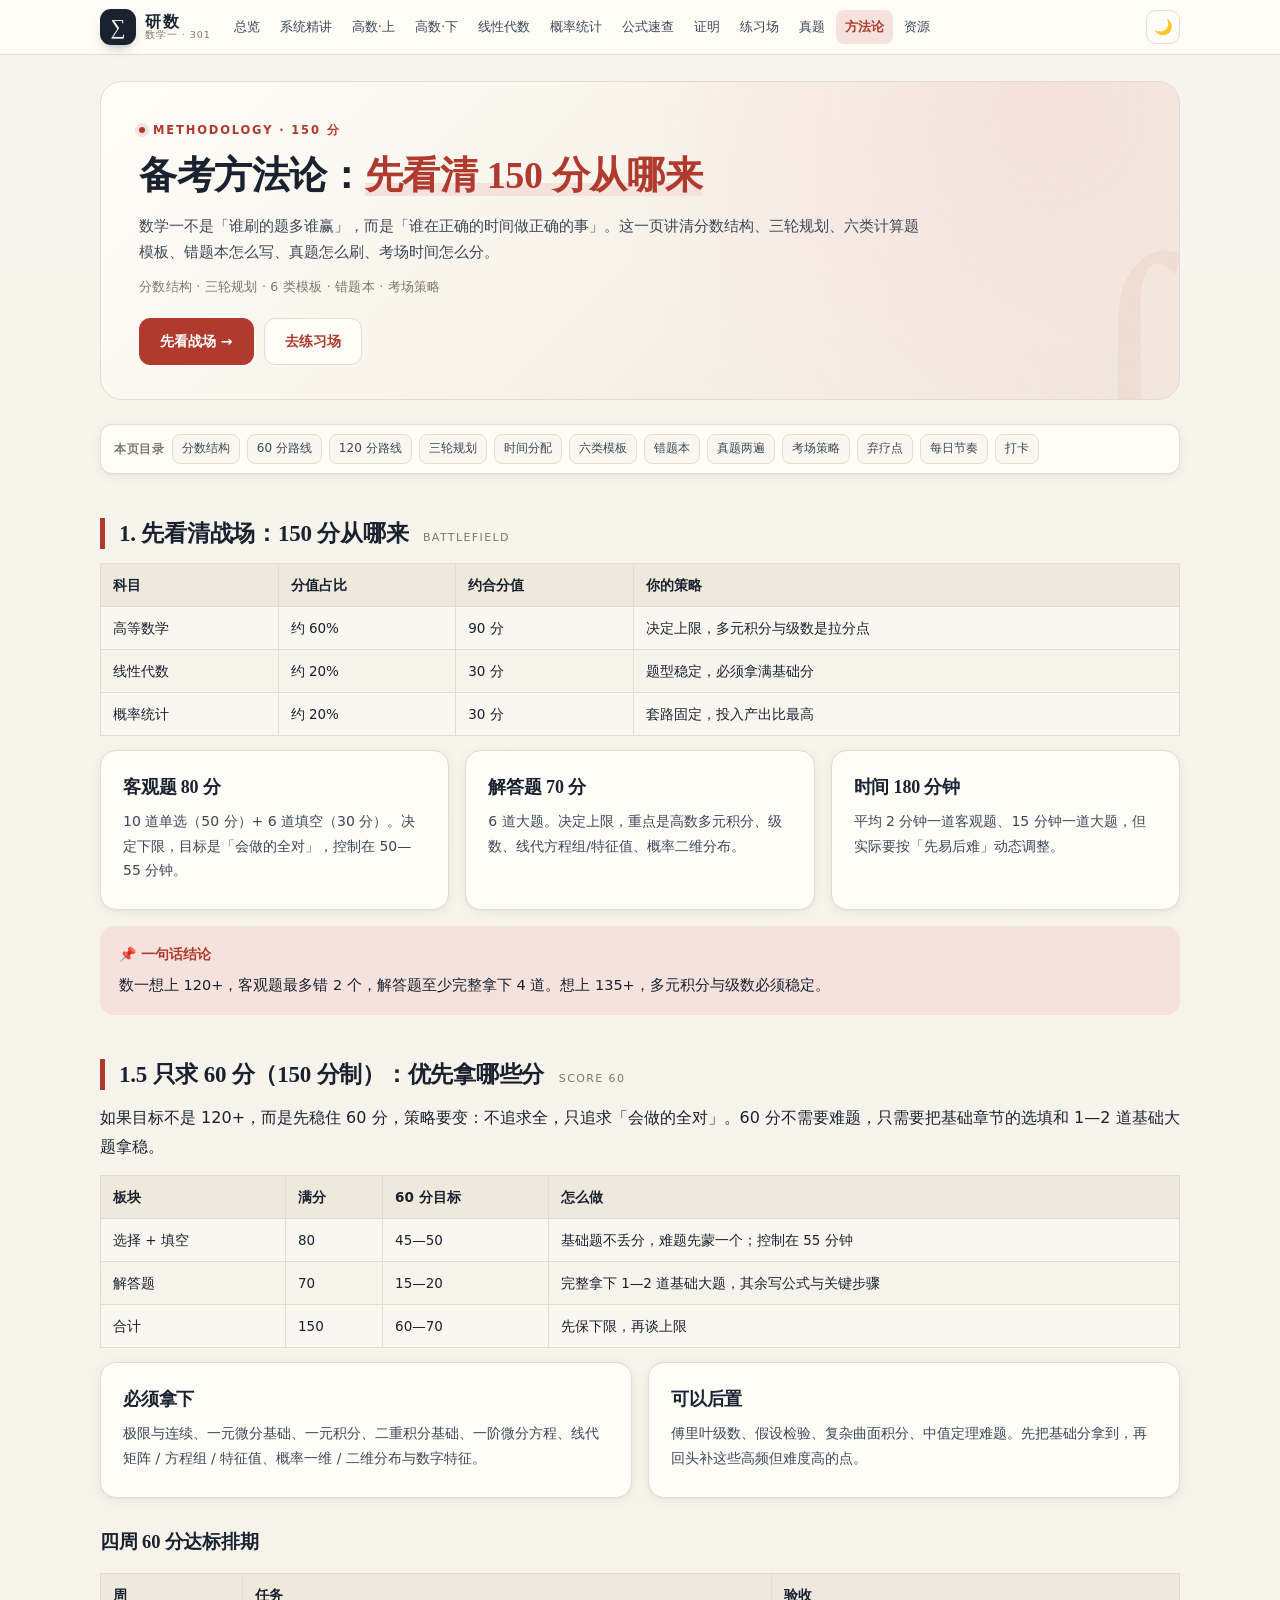
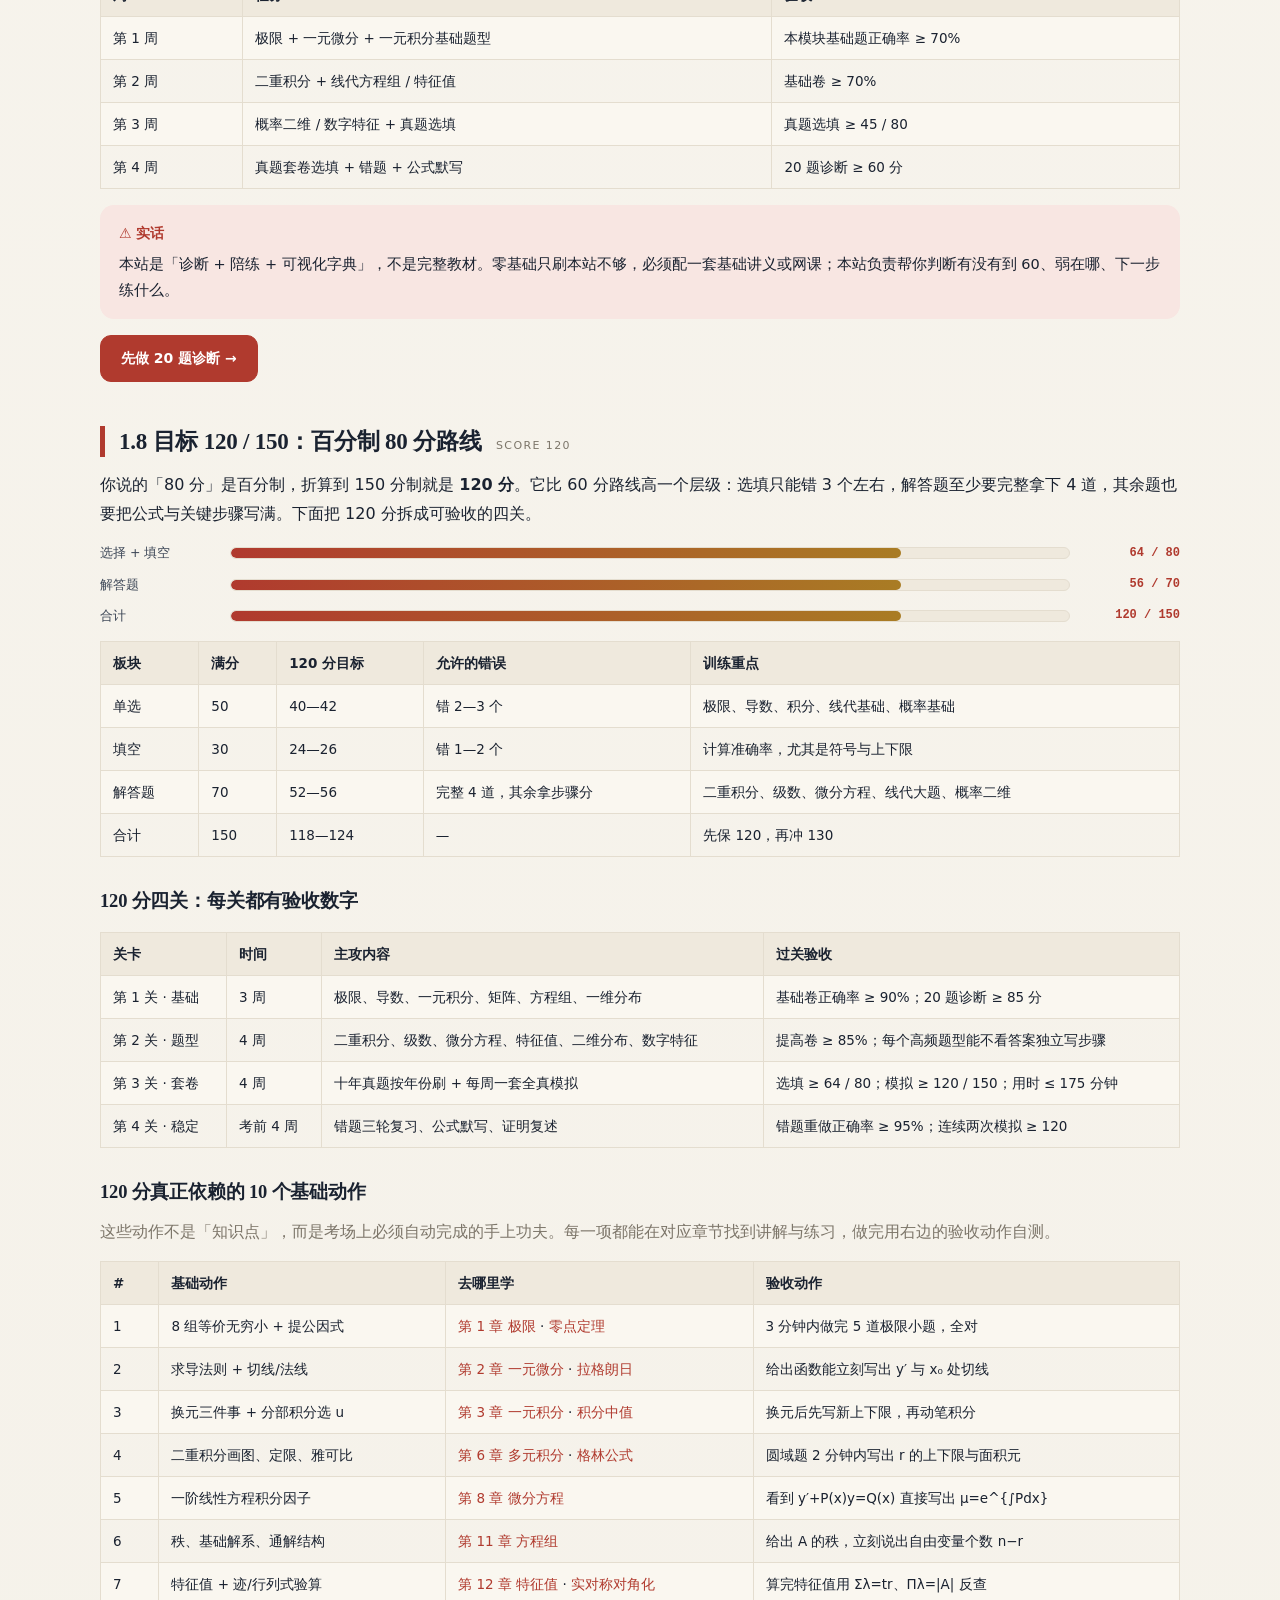
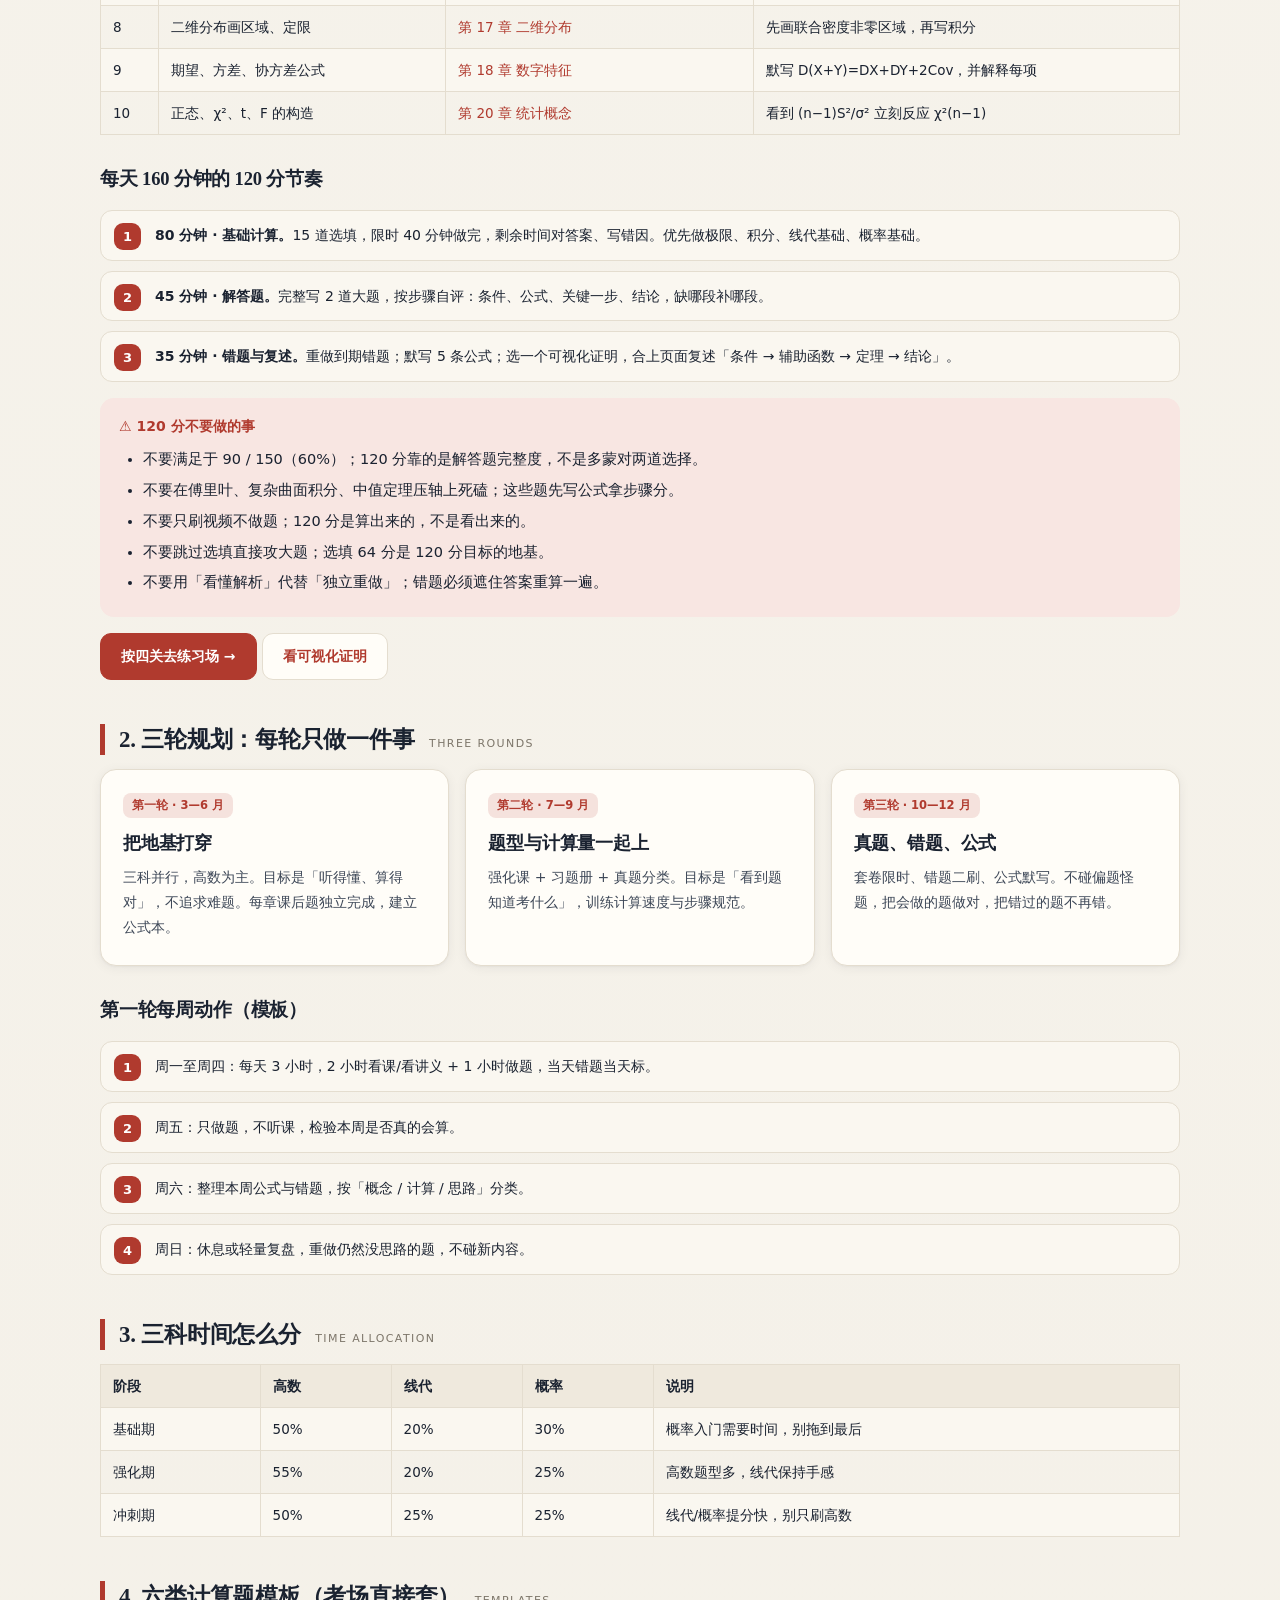
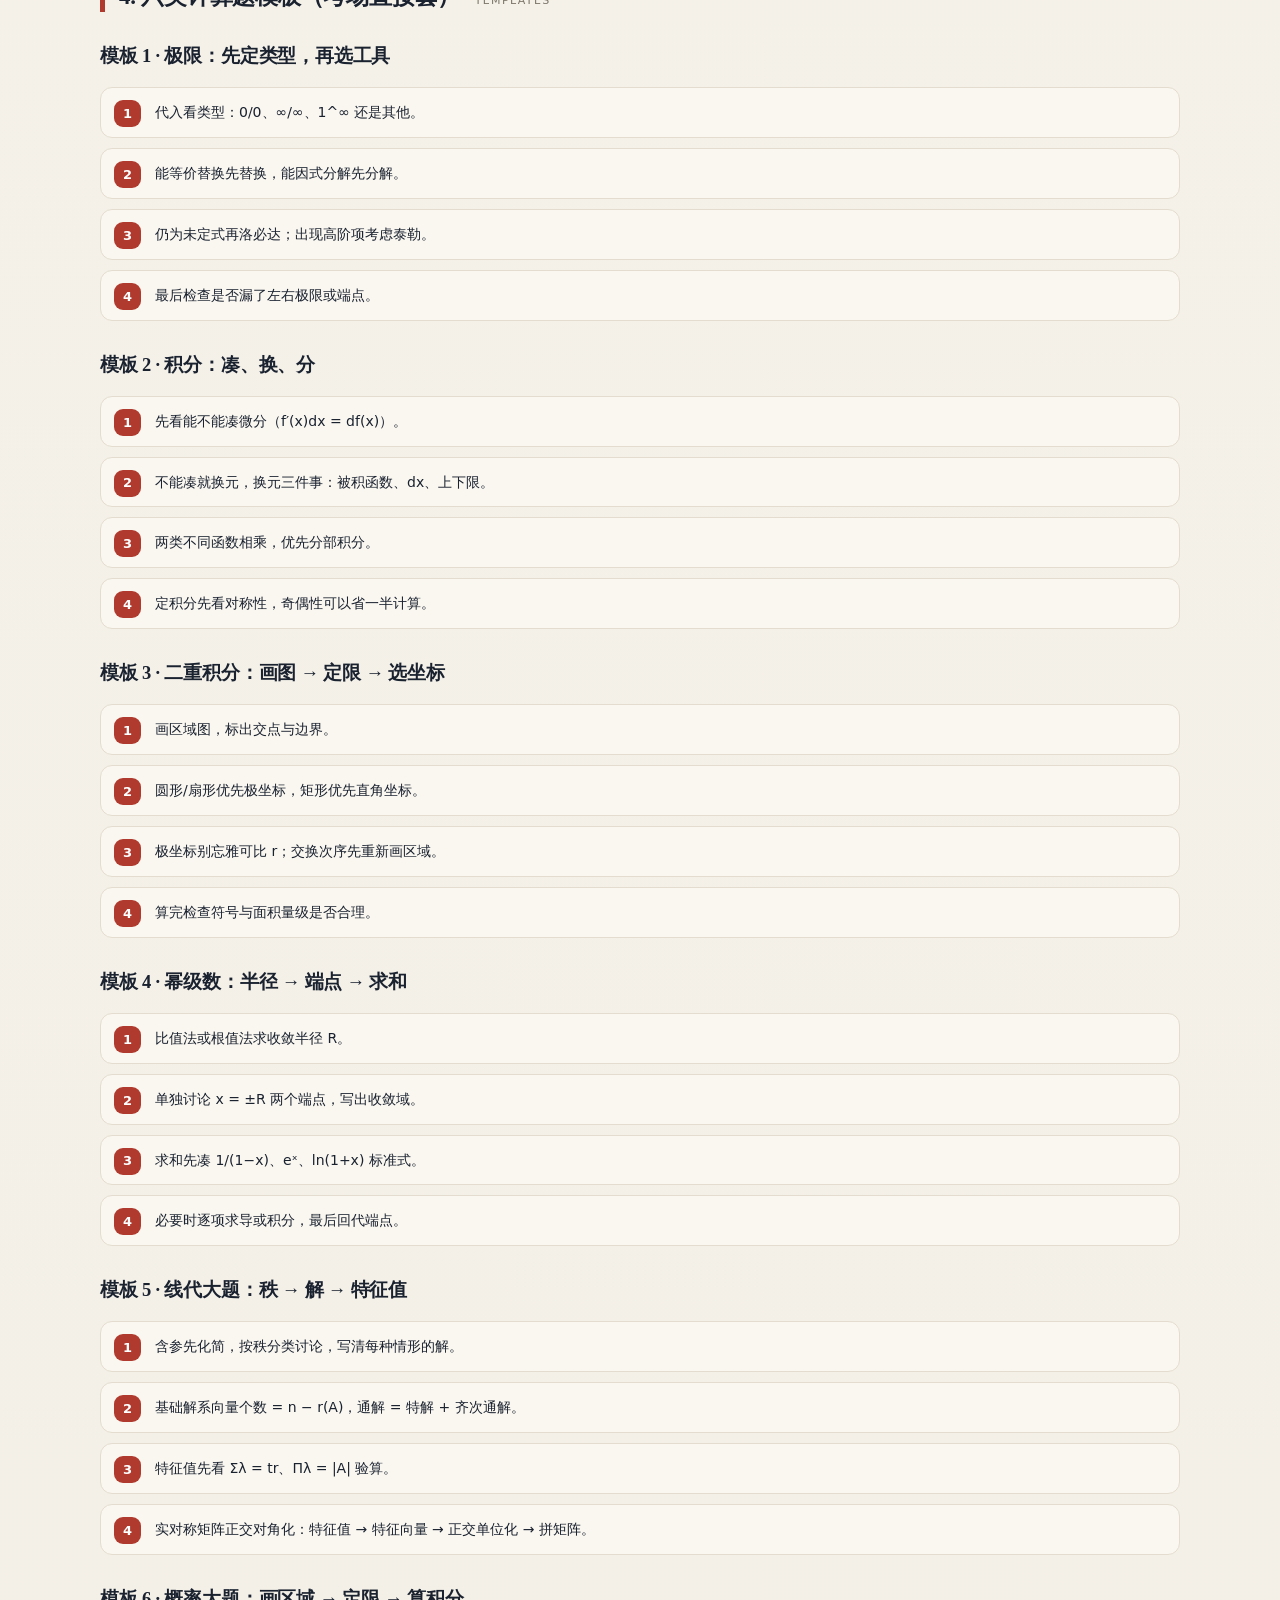
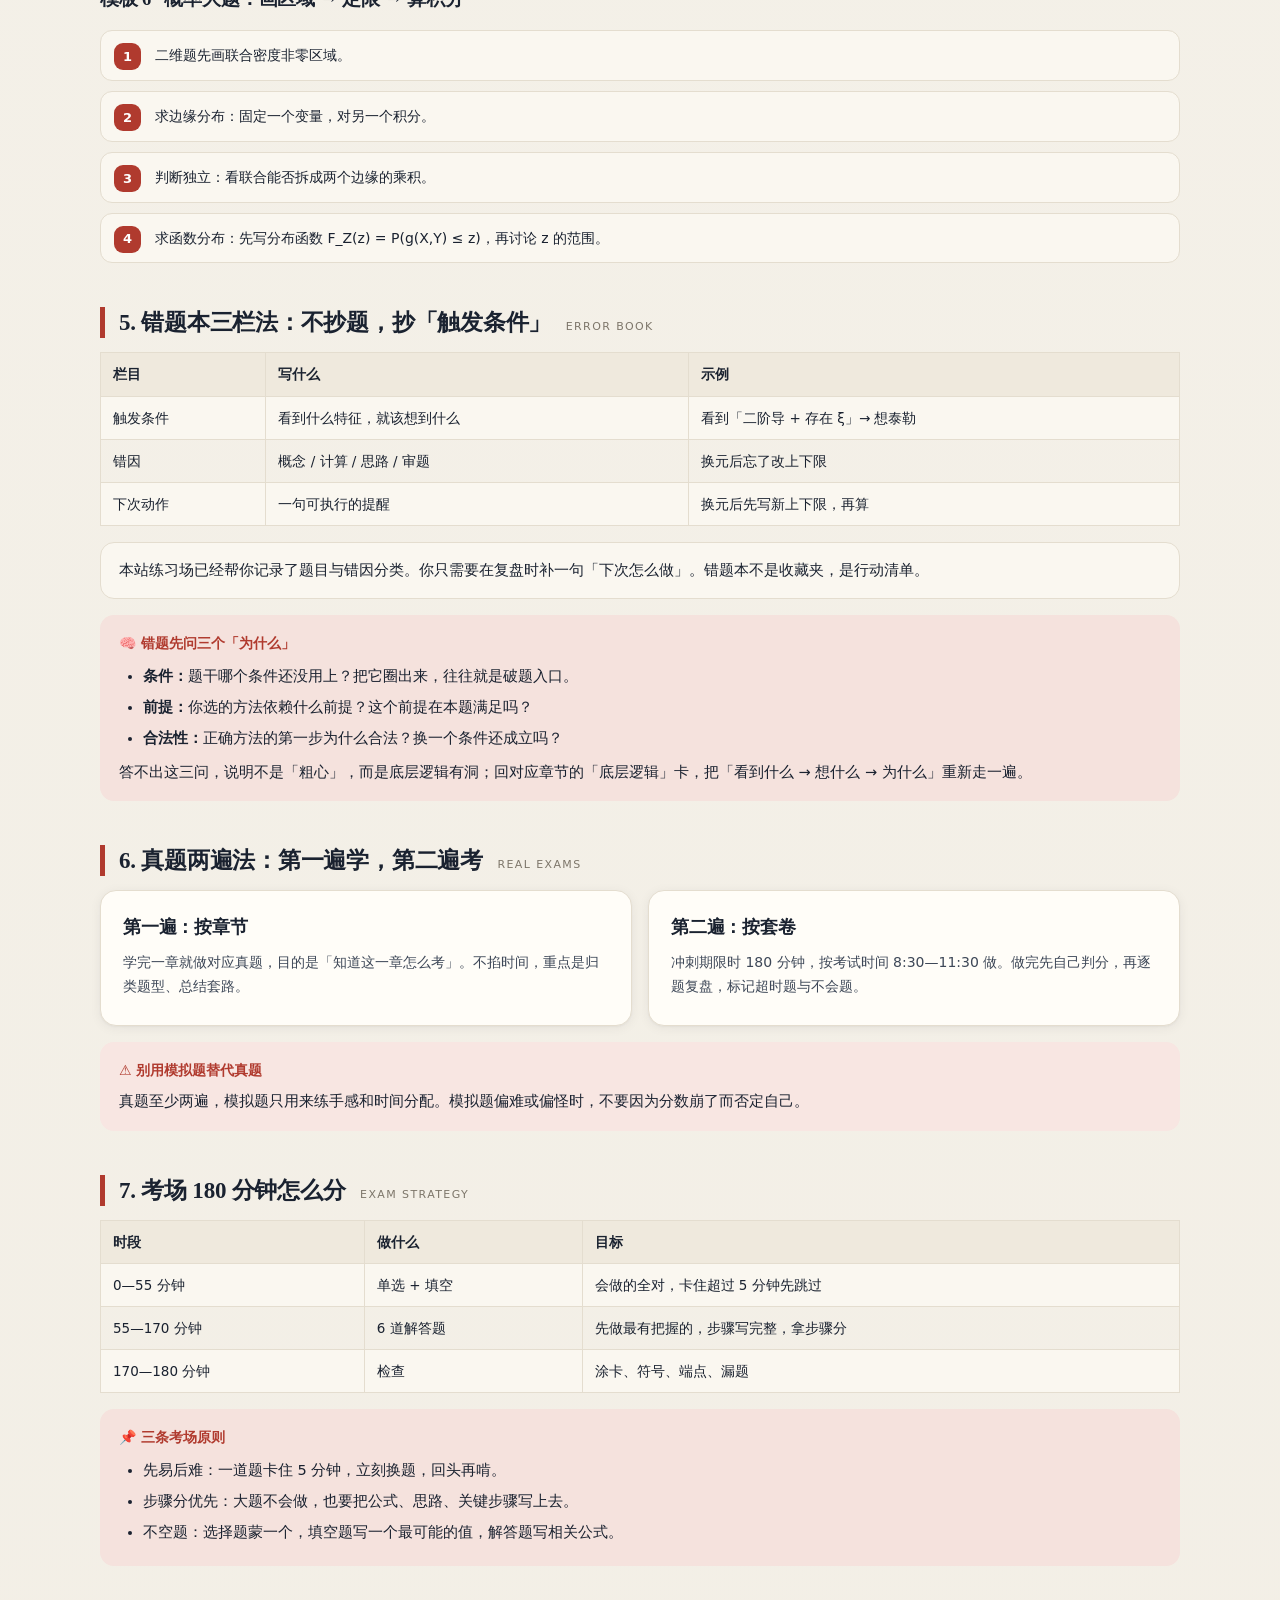
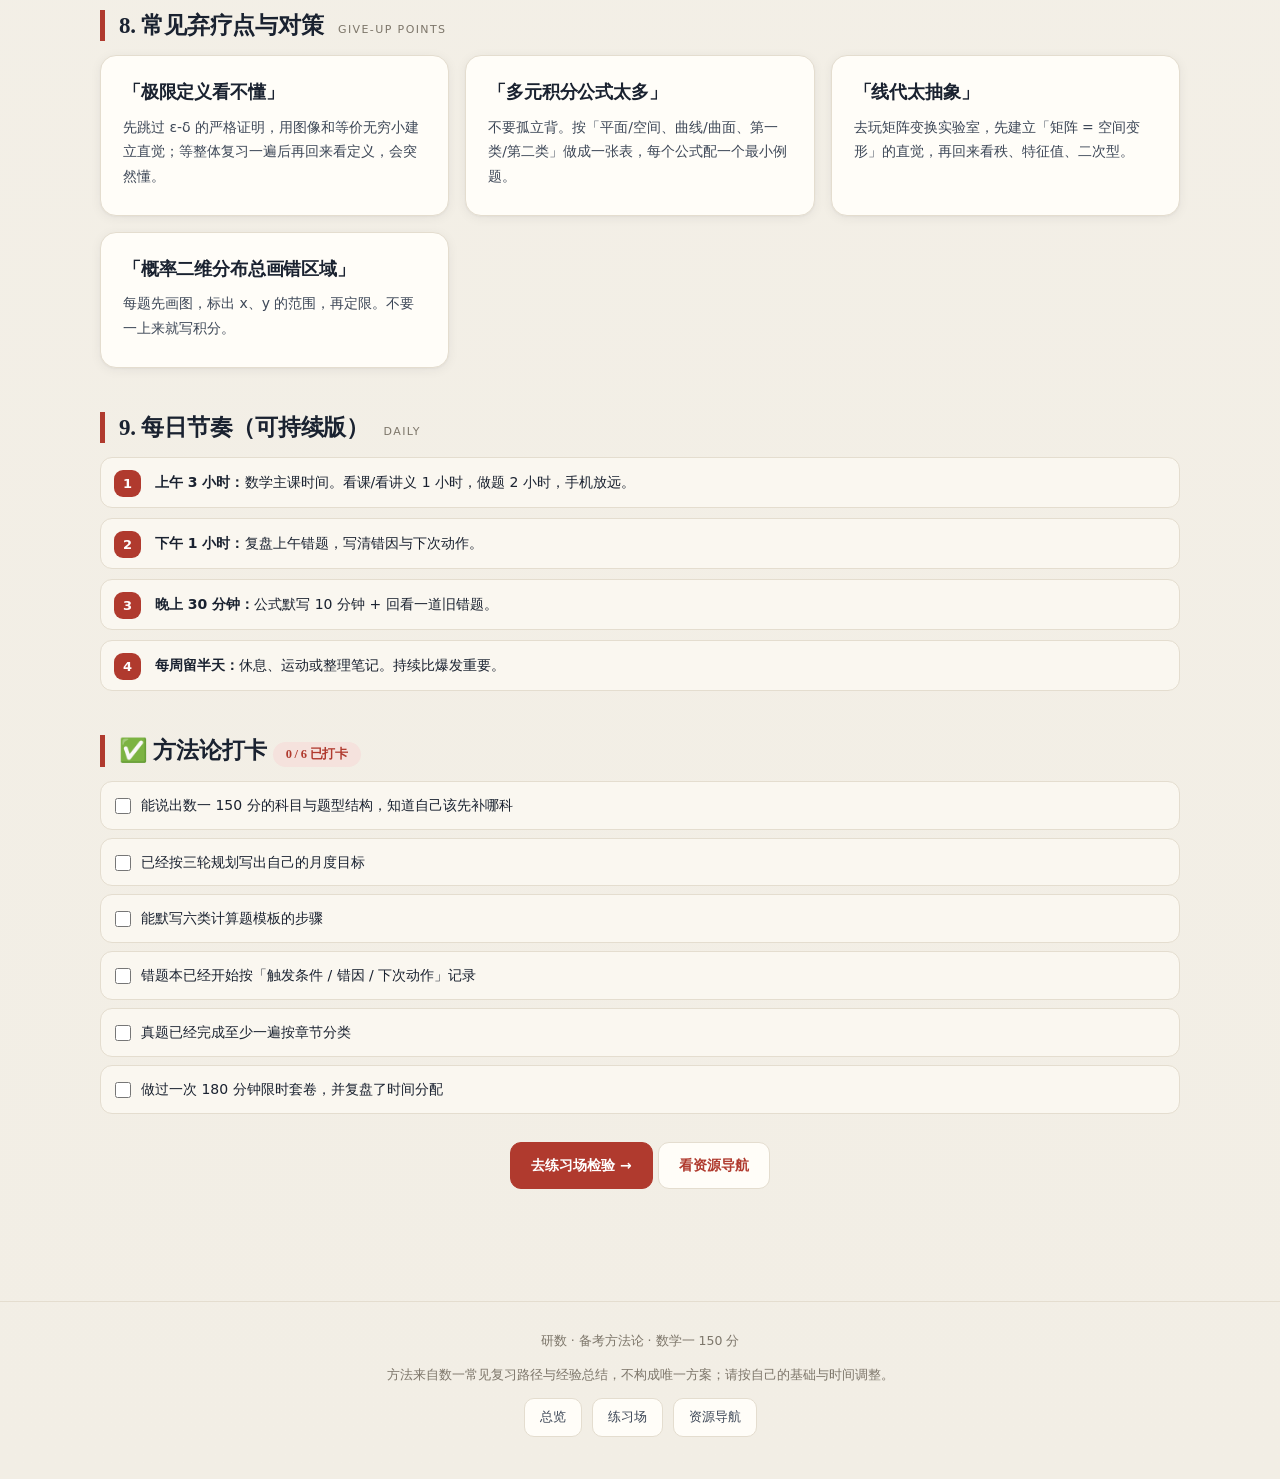
<file: method.html>
<!DOCTYPE html>
<html lang="zh-CN" data-theme="light">
<head>
<meta charset="UTF-8">
<meta name="viewport" content="width=device-width, initial-scale=1.0">
<title>备考方法论 · 数学一 150 分怎么拿 | 研数</title>
<meta name="description" content="2027 考研数学一备考方法论：分数结构、三轮规划、六类计算题模板、错题本三栏法、真题两遍法、考场 180 分钟分配。">
<link rel="icon" href="data:image/svg+xml,%3Csvg xmlns='http://www.w3.org/2000/svg' viewBox='0 0 100 100'%3E%3Crect width='100' height='100' rx='22' fill='%231b2430'/%3E%3Ctext x='50' y='71' font-size='60' text-anchor='middle' fill='%23f6f3ec' font-family='Georgia'%3E%E2%88%91%3C/text%3E%3C/svg%3E">
<link rel="stylesheet" href="assets/style.css">
<script>try{var t=JSON.parse(localStorage.getItem("yanshu.theme")||"null");if(t)document.documentElement.setAttribute("data-theme",t);}catch(e){}</script>
</head>
<body>

<nav class="topbar"><div class="topbar-inner">
  <a class="logo" href="index.html"><span class="logo-mark">∑</span><span class="logo-text"><b>研数</b><small>数学一 · 301</small></span></a>
  <div class="nav-links">
    <a href="index.html">总览</a>
    <a href="lectures.html">系统精讲</a>
    <a href="gaoshu-1.html">高数·上</a>
    <a href="gaoshu-2.html">高数·下</a>
    <a href="xiandai.html">线性代数</a>
    <a href="gailv.html">概率统计</a>
    <a href="formulas.html">公式速查</a>
    <a href="proof.html">证明</a>
    <a href="practice.html">练习场</a>
    <a href="practice.html#real">真题</a>
    <a href="method.html">方法论</a>
    <a href="resources.html">资源</a>
  </div>
  <button class="theme-btn" type="button" title="切换明暗主题" aria-label="切换明暗主题">🌙</button>
</div></nav>

<div class="wrap">
  <header class="hero">
    <p class="eyebrow">METHODOLOGY · 150 分</p>
    <h1>备考方法论：<span class="em">先看清 150 分从哪来</span></h1>
    <p class="lede">数学一不是「谁刷的题多谁赢」，而是「谁在正确的时间做正确的事」。这一页讲清分数结构、三轮规划、六类计算题模板、错题本怎么写、真题怎么刷、考场时间怎么分。</p>
    <p class="tagline">分数结构 · 三轮规划 · 6 类模板 · 错题本 · 考场策略</p>
    <div class="hero-actions">
      <a class="btn" href="#battle">先看战场 →</a>
      <a class="btn ghost" href="practice.html">去练习场</a>
    </div>
  </header>

  <div class="toc">
    <span class="toc-label">本页目录</span>
    <a href="#battle">分数结构</a>
    <a href="#sixty">60 分路线</a>
    <a href="#eighty">120 分路线</a>
    <a href="#rounds">三轮规划</a>
    <a href="#time">时间分配</a>
    <a href="#templates">六类模板</a>
    <a href="#wrong">错题本</a>
    <a href="#real">真题两遍</a>
    <a href="#exam">考场策略</a>
    <a href="#giveup">弃疗点</a>
    <a href="#daily">每日节奏</a>
    <a href="#ck">打卡</a>
  </div>

  <h2 class="sec" id="battle">1. 先看清战场：150 分从哪来 <span class="en">BATTLEFIELD</span></h2>
  <div class="tbl-wrap">
    <table class="tbl">
      <tr><th>科目</th><th>分值占比</th><th>约合分值</th><th>你的策略</th></tr>
      <tr><td>高等数学</td><td>约 60%</td><td>90 分</td><td>决定上限，多元积分与级数是拉分点</td></tr>
      <tr><td>线性代数</td><td>约 20%</td><td>30 分</td><td>题型稳定，必须拿满基础分</td></tr>
      <tr><td>概率统计</td><td>约 20%</td><td>30 分</td><td>套路固定，投入产出比最高</td></tr>
    </table>
  </div>
  <div class="grid cols-3">
    <div class="card"><h3>客观题 80 分</h3><p>10 道单选（50 分）+ 6 道填空（30 分）。决定下限，目标是「会做的全对」，控制在 50—55 分钟。</p></div>
    <div class="card"><h3>解答题 70 分</h3><p>6 道大题。决定上限，重点是高数多元积分、级数、线代方程组/特征值、概率二维分布。</p></div>
    <div class="card"><h3>时间 180 分钟</h3><p>平均 2 分钟一道客观题、15 分钟一道大题，但实际要按「先易后难」动态调整。</p></div>
  </div>
  <div class="callout exam">
    <div class="co-title">📌 一句话结论</div>
    <p style="margin-bottom:0">数一想上 120+，客观题最多错 2 个，解答题至少完整拿下 4 道。想上 135+，多元积分与级数必须稳定。</p>
  </div>

  <h2 class="sec" id="sixty">1.5 只求 60 分（150 分制）：优先拿哪些分 <span class="en">SCORE 60</span></h2>
  <p>如果目标不是 120+，而是先稳住 60 分，策略要变：不追求全，只追求「会做的全对」。60 分不需要难题，只需要把基础章节的选填和 1—2 道基础大题拿稳。</p>
  <div class="tbl-wrap">
    <table class="tbl">
      <tr><th>板块</th><th>满分</th><th>60 分目标</th><th>怎么做</th></tr>
      <tr><td>选择 + 填空</td><td>80</td><td>45—50</td><td>基础题不丢分，难题先蒙一个；控制在 55 分钟</td></tr>
      <tr><td>解答题</td><td>70</td><td>15—20</td><td>完整拿下 1—2 道基础大题，其余写公式与关键步骤</td></tr>
      <tr><td>合计</td><td>150</td><td>60—70</td><td>先保下限，再谈上限</td></tr>
    </table>
  </div>
  <div class="grid cols-2">
    <div class="card">
      <h3>必须拿下</h3>
      <p>极限与连续、一元微分基础、一元积分、二重积分基础、一阶微分方程、线代矩阵 / 方程组 / 特征值、概率一维 / 二维分布与数字特征。</p>
    </div>
    <div class="card">
      <h3>可以后置</h3>
      <p>傅里叶级数、假设检验、复杂曲面积分、中值定理难题。先把基础分拿到，再回头补这些高频但难度高的点。</p>
    </div>
  </div>
  <h3 class="sub">四周 60 分达标排期</h3>
  <div class="tbl-wrap">
    <table class="tbl">
      <tr><th>周</th><th>任务</th><th>验收</th></tr>
      <tr><td>第 1 周</td><td>极限 + 一元微分 + 一元积分基础题型</td><td>本模块基础题正确率 ≥ 70%</td></tr>
      <tr><td>第 2 周</td><td>二重积分 + 线代方程组 / 特征值</td><td>基础卷 ≥ 70%</td></tr>
      <tr><td>第 3 周</td><td>概率二维 / 数字特征 + 真题选填</td><td>真题选填 ≥ 45 / 80</td></tr>
      <tr><td>第 4 周</td><td>真题套卷选填 + 错题 + 公式默写</td><td>20 题诊断 ≥ 60 分</td></tr>
    </table>
  </div>
  <div class="callout warn">
    <div class="co-title">⚠️ 实话</div>
    <p style="margin-bottom:0">本站是「诊断 + 陪练 + 可视化字典」，不是完整教材。零基础只刷本站不够，必须配一套基础讲义或网课；本站负责帮你判断有没有到 60、弱在哪、下一步练什么。</p>
  </div>
  <p><a class="btn" href="practice.html#diagnostic">先做 20 题诊断 →</a></p>

  <h2 class="sec" id="eighty">1.8 目标 120 / 150：百分制 80 分路线 <span class="en">SCORE 120</span></h2>
  <p>你说的「80 分」是百分制，折算到 150 分制就是 <b>120 分</b>。它比 60 分路线高一个层级：选填只能错 3 个左右，解答题至少要完整拿下 4 道，其余题也要把公式与关键步骤写满。下面把 120 分拆成可验收的四关。</p>

  <div class="score-bars">
    <div class="score-bar"><span>选择 + 填空</span><span class="track"><span class="fill" style="width:80%"></span></span><b>64 / 80</b></div>
    <div class="score-bar"><span>解答题</span><span class="track"><span class="fill" style="width:80%"></span></span><b>56 / 70</b></div>
    <div class="score-bar"><span>合计</span><span class="track"><span class="fill" style="width:80%"></span></span><b>120 / 150</b></div>
  </div>

  <div class="tbl-wrap">
    <table class="tbl">
      <tr><th>板块</th><th>满分</th><th>120 分目标</th><th>允许的错误</th><th>训练重点</th></tr>
      <tr><td>单选</td><td>50</td><td>40—42</td><td>错 2—3 个</td><td>极限、导数、积分、线代基础、概率基础</td></tr>
      <tr><td>填空</td><td>30</td><td>24—26</td><td>错 1—2 个</td><td>计算准确率，尤其是符号与上下限</td></tr>
      <tr><td>解答题</td><td>70</td><td>52—56</td><td>完整 4 道，其余拿步骤分</td><td>二重积分、级数、微分方程、线代大题、概率二维</td></tr>
      <tr><td>合计</td><td>150</td><td>118—124</td><td>—</td><td>先保 120，再冲 130</td></tr>
    </table>
  </div>

  <h3 class="sub">120 分四关：每关都有验收数字</h3>
  <div class="tbl-wrap">
    <table class="tbl">
      <tr><th>关卡</th><th>时间</th><th>主攻内容</th><th>过关验收</th></tr>
      <tr><td>第 1 关 · 基础</td><td>3 周</td><td>极限、导数、一元积分、矩阵、方程组、一维分布</td><td>基础卷正确率 ≥ 90%；20 题诊断 ≥ 85 分</td></tr>
      <tr><td>第 2 关 · 题型</td><td>4 周</td><td>二重积分、级数、微分方程、特征值、二维分布、数字特征</td><td>提高卷 ≥ 85%；每个高频题型能不看答案独立写步骤</td></tr>
      <tr><td>第 3 关 · 套卷</td><td>4 周</td><td>十年真题按年份刷 + 每周一套全真模拟</td><td>选填 ≥ 64 / 80；模拟 ≥ 120 / 150；用时 ≤ 175 分钟</td></tr>
      <tr><td>第 4 关 · 稳定</td><td>考前 4 周</td><td>错题三轮复习、公式默写、证明复述</td><td>错题重做正确率 ≥ 95%；连续两次模拟 ≥ 120</td></tr>
    </table>
  </div>

  <h3 class="sub">120 分真正依赖的 10 个基础动作</h3>
  <p class="muted">这些动作不是「知识点」，而是考场上必须自动完成的手上功夫。每一项都能在对应章节找到讲解与练习，做完用右边的验收动作自测。</p>
  <div class="tbl-wrap">
    <table class="tbl">
      <tr><th>#</th><th>基础动作</th><th>去哪里学</th><th>验收动作</th></tr>
      <tr><td>1</td><td>8 组等价无穷小 + 提公因式</td><td><a href="chapter.html?ch=g1">第 1 章 极限</a> · <a href="proof.html?p=ivt">零点定理</a></td><td>3 分钟内做完 5 道极限小题，全对</td></tr>
      <tr><td>2</td><td>求导法则 + 切线/法线</td><td><a href="chapter.html?ch=g2">第 2 章 一元微分</a> · <a href="proof.html?p=lagrange">拉格朗日</a></td><td>给出函数能立刻写出 y′ 与 x₀ 处切线</td></tr>
      <tr><td>3</td><td>换元三件事 + 分部积分选 u</td><td><a href="chapter.html?ch=g3">第 3 章 一元积分</a> · <a href="proof.html?p=integral-mean">积分中值</a></td><td>换元后先写新上下限，再动笔积分</td></tr>
      <tr><td>4</td><td>二重积分画图、定限、雅可比</td><td><a href="chapter.html?ch=g6">第 6 章 多元积分</a> · <a href="proof.html?p=green">格林公式</a></td><td>圆域题 2 分钟内写出 r 的上下限与面积元</td></tr>
      <tr><td>5</td><td>一阶线性方程积分因子</td><td><a href="chapter.html?ch=g8">第 8 章 微分方程</a></td><td>看到 y′+P(x)y=Q(x) 直接写出 μ=e^{∫Pdx}</td></tr>
      <tr><td>6</td><td>秩、基础解系、通解结构</td><td><a href="chapter.html?ch=x4">第 11 章 方程组</a></td><td>给出 A 的秩，立刻说出自由变量个数 n−r</td></tr>
      <tr><td>7</td><td>特征值 + 迹/行列式验算</td><td><a href="chapter.html?ch=x5">第 12 章 特征值</a> · <a href="proof.html?p=symmetric">实对称对角化</a></td><td>算完特征值用 Σλ=tr、Πλ=|A| 反查</td></tr>
      <tr><td>8</td><td>二维分布画区域、定限</td><td><a href="chapter.html?ch=p3">第 17 章 二维分布</a></td><td>先画联合密度非零区域，再写积分</td></tr>
      <tr><td>9</td><td>期望、方差、协方差公式</td><td><a href="chapter.html?ch=p4">第 18 章 数字特征</a></td><td>默写 D(X+Y)=DX+DY+2Cov，并解释每项</td></tr>
      <tr><td>10</td><td>正态、χ²、t、F 的构造</td><td><a href="chapter.html?ch=p6">第 20 章 统计概念</a></td><td>看到 (n−1)S²/σ² 立刻反应 χ²(n−1)</td></tr>
    </table>
  </div>

  <h3 class="sub">每天 160 分钟的 120 分节奏</h3>
  <div class="steps">
    <div class="step"><b>80 分钟 · 基础计算。</b>15 道选填，限时 40 分钟做完，剩余时间对答案、写错因。优先做极限、积分、线代基础、概率基础。</div>
    <div class="step"><b>45 分钟 · 解答题。</b>完整写 2 道大题，按步骤自评：条件、公式、关键一步、结论，缺哪段补哪段。</div>
    <div class="step"><b>35 分钟 · 错题与复述。</b>重做到期错题；默写 5 条公式；选一个可视化证明，合上页面复述「条件 → 辅助函数 → 定理 → 结论」。</div>
  </div>

  <div class="callout warn">
    <div class="co-title">⚠️ 120 分不要做的事</div>
    <ul style="margin-bottom:0">
      <li>不要满足于 90 / 150（60%）；120 分靠的是解答题完整度，不是多蒙对两道选择。</li>
      <li>不要在傅里叶、复杂曲面积分、中值定理压轴上死磕；这些题先写公式拿步骤分。</li>
      <li>不要只刷视频不做题；120 分是算出来的，不是看出来的。</li>
      <li>不要跳过选填直接攻大题；选填 64 分是 120 分目标的地基。</li>
      <li>不要用「看懂解析」代替「独立重做」；错题必须遮住答案重算一遍。</li>
    </ul>
  </div>
  <p>
    <a class="btn" href="practice.html">按四关去练习场 →</a>
    <a class="btn ghost" href="proof.html">看可视化证明</a>
  </p>

  <h2 class="sec" id="rounds">2. 三轮规划：每轮只做一件事 <span class="en">THREE ROUNDS</span></h2>
  <div class="grid cols-3">
    <div class="card">
      <span class="ch-num">第一轮 · 3—6 月</span>
      <h3>把地基打穿</h3>
      <p>三科并行，高数为主。目标是「听得懂、算得对」，不追求难题。每章课后题独立完成，建立公式本。</p>
    </div>
    <div class="card">
      <span class="ch-num">第二轮 · 7—9 月</span>
      <h3>题型与计算量一起上</h3>
      <p>强化课 + 习题册 + 真题分类。目标是「看到题知道考什么」，训练计算速度与步骤规范。</p>
    </div>
    <div class="card">
      <span class="ch-num">第三轮 · 10—12 月</span>
      <h3>真题、错题、公式</h3>
      <p>套卷限时、错题二刷、公式默写。不碰偏题怪题，把会做的题做对，把错过的题不再错。</p>
    </div>
  </div>

  <h3 class="sub">第一轮每周动作（模板）</h3>
  <div class="steps">
    <div class="step">周一至周四：每天 3 小时，2 小时看课/看讲义 + 1 小时做题，当天错题当天标。</div>
    <div class="step">周五：只做题，不听课，检验本周是否真的会算。</div>
    <div class="step">周六：整理本周公式与错题，按「概念 / 计算 / 思路」分类。</div>
    <div class="step">周日：休息或轻量复盘，重做仍然没思路的题，不碰新内容。</div>
  </div>

  <h2 class="sec" id="time">3. 三科时间怎么分 <span class="en">TIME ALLOCATION</span></h2>
  <div class="tbl-wrap">
    <table class="tbl">
      <tr><th>阶段</th><th>高数</th><th>线代</th><th>概率</th><th>说明</th></tr>
      <tr><td>基础期</td><td>50%</td><td>20%</td><td>30%</td><td>概率入门需要时间，别拖到最后</td></tr>
      <tr><td>强化期</td><td>55%</td><td>20%</td><td>25%</td><td>高数题型多，线代保持手感</td></tr>
      <tr><td>冲刺期</td><td>50%</td><td>25%</td><td>25%</td><td>线代/概率提分快，别只刷高数</td></tr>
    </table>
  </div>

  <h2 class="sec" id="templates">4. 六类计算题模板（考场直接套） <span class="en">TEMPLATES</span></h2>

  <h3 class="sub">模板 1 · 极限：先定类型，再选工具</h3>
  <div class="steps">
    <div class="step">代入看类型：0/0、∞/∞、1^∞ 还是其他。</div>
    <div class="step">能等价替换先替换，能因式分解先分解。</div>
    <div class="step">仍为未定式再洛必达；出现高阶项考虑泰勒。</div>
    <div class="step">最后检查是否漏了左右极限或端点。</div>
  </div>

  <h3 class="sub">模板 2 · 积分：凑、换、分</h3>
  <div class="steps">
    <div class="step">先看能不能凑微分（f′(x)dx = df(x)）。</div>
    <div class="step">不能凑就换元，换元三件事：被积函数、dx、上下限。</div>
    <div class="step">两类不同函数相乘，优先分部积分。</div>
    <div class="step">定积分先看对称性，奇偶性可以省一半计算。</div>
  </div>

  <h3 class="sub">模板 3 · 二重积分：画图 → 定限 → 选坐标</h3>
  <div class="steps">
    <div class="step">画区域图，标出交点与边界。</div>
    <div class="step">圆形/扇形优先极坐标，矩形优先直角坐标。</div>
    <div class="step">极坐标别忘雅可比 r；交换次序先重新画区域。</div>
    <div class="step">算完检查符号与面积量级是否合理。</div>
  </div>

  <h3 class="sub">模板 4 · 幂级数：半径 → 端点 → 求和</h3>
  <div class="steps">
    <div class="step">比值法或根值法求收敛半径 R。</div>
    <div class="step">单独讨论 x = ±R 两个端点，写出收敛域。</div>
    <div class="step">求和先凑 1/(1−x)、eˣ、ln(1+x) 标准式。</div>
    <div class="step">必要时逐项求导或积分，最后回代端点。</div>
  </div>

  <h3 class="sub">模板 5 · 线代大题：秩 → 解 → 特征值</h3>
  <div class="steps">
    <div class="step">含参先化简，按秩分类讨论，写清每种情形的解。</div>
    <div class="step">基础解系向量个数 = n − r(A)，通解 = 特解 + 齐次通解。</div>
    <div class="step">特征值先看 Σλ = tr、Πλ = |A| 验算。</div>
    <div class="step">实对称矩阵正交对角化：特征值 → 特征向量 → 正交单位化 → 拼矩阵。</div>
  </div>

  <h3 class="sub">模板 6 · 概率大题：画区域 → 定限 → 算积分</h3>
  <div class="steps">
    <div class="step">二维题先画联合密度非零区域。</div>
    <div class="step">求边缘分布：固定一个变量，对另一个积分。</div>
    <div class="step">判断独立：看联合能否拆成两个边缘的乘积。</div>
    <div class="step">求函数分布：先写分布函数 F_Z(z) = P(g(X,Y) ≤ z)，再讨论 z 的范围。</div>
  </div>

  <h2 class="sec" id="wrong">5. 错题本三栏法：不抄题，抄「触发条件」 <span class="en">ERROR BOOK</span></h2>
  <div class="tbl-wrap">
    <table class="tbl">
      <tr><th>栏目</th><th>写什么</th><th>示例</th></tr>
      <tr><td>触发条件</td><td>看到什么特征，就该想到什么</td><td>看到「二阶导 + 存在 ξ」→ 想泰勒</td></tr>
      <tr><td>错因</td><td>概念 / 计算 / 思路 / 审题</td><td>换元后忘了改上下限</td></tr>
      <tr><td>下次动作</td><td>一句可执行的提醒</td><td>换元后先写新上下限，再算</td></tr>
    </table>
  </div>
  <div class="callout">
    <p style="margin-bottom:0">本站练习场已经帮你记录了题目与错因分类。你只需要在复盘时补一句「下次怎么做」。错题本不是收藏夹，是行动清单。</p>
  </div>
  <div class="callout exam">
    <div class="co-title">🧠 错题先问三个「为什么」</div>
    <ul style="margin-bottom:0">
      <li><b>条件：</b>题干哪个条件还没用上？把它圈出来，往往就是破题入口。</li>
      <li><b>前提：</b>你选的方法依赖什么前提？这个前提在本题满足吗？</li>
      <li><b>合法性：</b>正确方法的第一步为什么合法？换一个条件还成立吗？</li>
    </ul>
    <p style="margin:8px 0 0">答不出这三问，说明不是「粗心」，而是底层逻辑有洞；回对应章节的「底层逻辑」卡，把「看到什么 → 想什么 → 为什么」重新走一遍。</p>
  </div>

  <h2 class="sec" id="real">6. 真题两遍法：第一遍学，第二遍考 <span class="en">REAL EXAMS</span></h2>
  <div class="grid cols-2">
    <div class="card">
      <h3>第一遍：按章节</h3>
      <p>学完一章就做对应真题，目的是「知道这一章怎么考」。不掐时间，重点是归类题型、总结套路。</p>
    </div>
    <div class="card">
      <h3>第二遍：按套卷</h3>
      <p>冲刺期限时 180 分钟，按考试时间 8:30—11:30 做。做完先自己判分，再逐题复盘，标记超时题与不会题。</p>
    </div>
  </div>
  <div class="callout warn">
    <div class="co-title">⚠️ 别用模拟题替代真题</div>
    <p style="margin-bottom:0">真题至少两遍，模拟题只用来练手感和时间分配。模拟题偏难或偏怪时，不要因为分数崩了而否定自己。</p>
  </div>

  <h2 class="sec" id="exam">7. 考场 180 分钟怎么分 <span class="en">EXAM STRATEGY</span></h2>
  <div class="tbl-wrap">
    <table class="tbl">
      <tr><th>时段</th><th>做什么</th><th>目标</th></tr>
      <tr><td>0—55 分钟</td><td>单选 + 填空</td><td>会做的全对，卡住超过 5 分钟先跳过</td></tr>
      <tr><td>55—170 分钟</td><td>6 道解答题</td><td>先做最有把握的，步骤写完整，拿步骤分</td></tr>
      <tr><td>170—180 分钟</td><td>检查</td><td>涂卡、符号、端点、漏题</td></tr>
    </table>
  </div>
  <div class="callout exam">
    <div class="co-title">📌 三条考场原则</div>
    <ul style="margin-bottom:0">
      <li>先易后难：一道题卡住 5 分钟，立刻换题，回头再啃。</li>
      <li>步骤分优先：大题不会做，也要把公式、思路、关键步骤写上去。</li>
      <li>不空题：选择题蒙一个，填空题写一个最可能的值，解答题写相关公式。</li>
    </ul>
  </div>

  <h2 class="sec" id="giveup">8. 常见弃疗点与对策 <span class="en">GIVE-UP POINTS</span></h2>
  <div class="grid cols-2">
    <div class="card"><h3>「极限定义看不懂」</h3><p>先跳过 ε-δ 的严格证明，用图像和等价无穷小建立直觉；等整体复习一遍后再回来看定义，会突然懂。</p></div>
    <div class="card"><h3>「多元积分公式太多」</h3><p>不要孤立背。按「平面/空间、曲线/曲面、第一类/第二类」做成一张表，每个公式配一个最小例题。</p></div>
    <div class="card"><h3>「线代太抽象」</h3><p>去玩矩阵变换实验室，先建立「矩阵 = 空间变形」的直觉，再回来看秩、特征值、二次型。</p></div>
    <div class="card"><h3>「概率二维分布总画错区域」</h3><p>每题先画图，标出 x、y 的范围，再定限。不要一上来就写积分。</p></div>
  </div>

  <h2 class="sec" id="daily">9. 每日节奏（可持续版） <span class="en">DAILY</span></h2>
  <div class="steps">
    <div class="step"><b>上午 3 小时：</b>数学主课时间。看课/看讲义 1 小时，做题 2 小时，手机放远。</div>
    <div class="step"><b>下午 1 小时：</b>复盘上午错题，写清错因与下次动作。</div>
    <div class="step"><b>晚上 30 分钟：</b>公式默写 10 分钟 + 回看一道旧错题。</div>
    <div class="step"><b>每周留半天：</b>休息、运动或整理笔记。持续比爆发重要。</div>
  </div>

  <h2 class="sec" id="ck">✅ 方法论打卡 <span class="progress-pill" data-ck-page>0 / 6 已打卡</span></h2>
  <div class="checklist">
    <label class="check-item" data-ck="mth-1"><input type="checkbox"><span>能说出数一 150 分的科目与题型结构，知道自己该先补哪科</span></label>
    <label class="check-item" data-ck="mth-2"><input type="checkbox"><span>已经按三轮规划写出自己的月度目标</span></label>
    <label class="check-item" data-ck="mth-3"><input type="checkbox"><span>能默写六类计算题模板的步骤</span></label>
    <label class="check-item" data-ck="mth-4"><input type="checkbox"><span>错题本已经开始按「触发条件 / 错因 / 下次动作」记录</span></label>
    <label class="check-item" data-ck="mth-5"><input type="checkbox"><span>真题已经完成至少一遍按章节分类</span></label>
    <label class="check-item" data-ck="mth-6"><input type="checkbox"><span>做过一次 180 分钟限时套卷，并复盘了时间分配</span></label>
  </div>

  <p class="center" style="margin-top:28px">
    <a class="btn" href="practice.html">去练习场检验 →</a>
    <a class="btn ghost" href="resources.html">看资源导航</a>
  </p>
</div>

<footer>
  <div class="footer-inner">
    <p>研数 · 备考方法论 · 数学一 150 分</p>
    <p class="small">方法来自数一常见复习路径与经验总结，不构成唯一方案；请按自己的基础与时间调整。</p>
    <div class="pagers"><a href="index.html">总览</a><a href="practice.html">练习场</a><a href="resources.html">资源导航</a></div>
  </div>
</footer>

<script src="assets/app.js"></script>
</body>
</html>
</file>
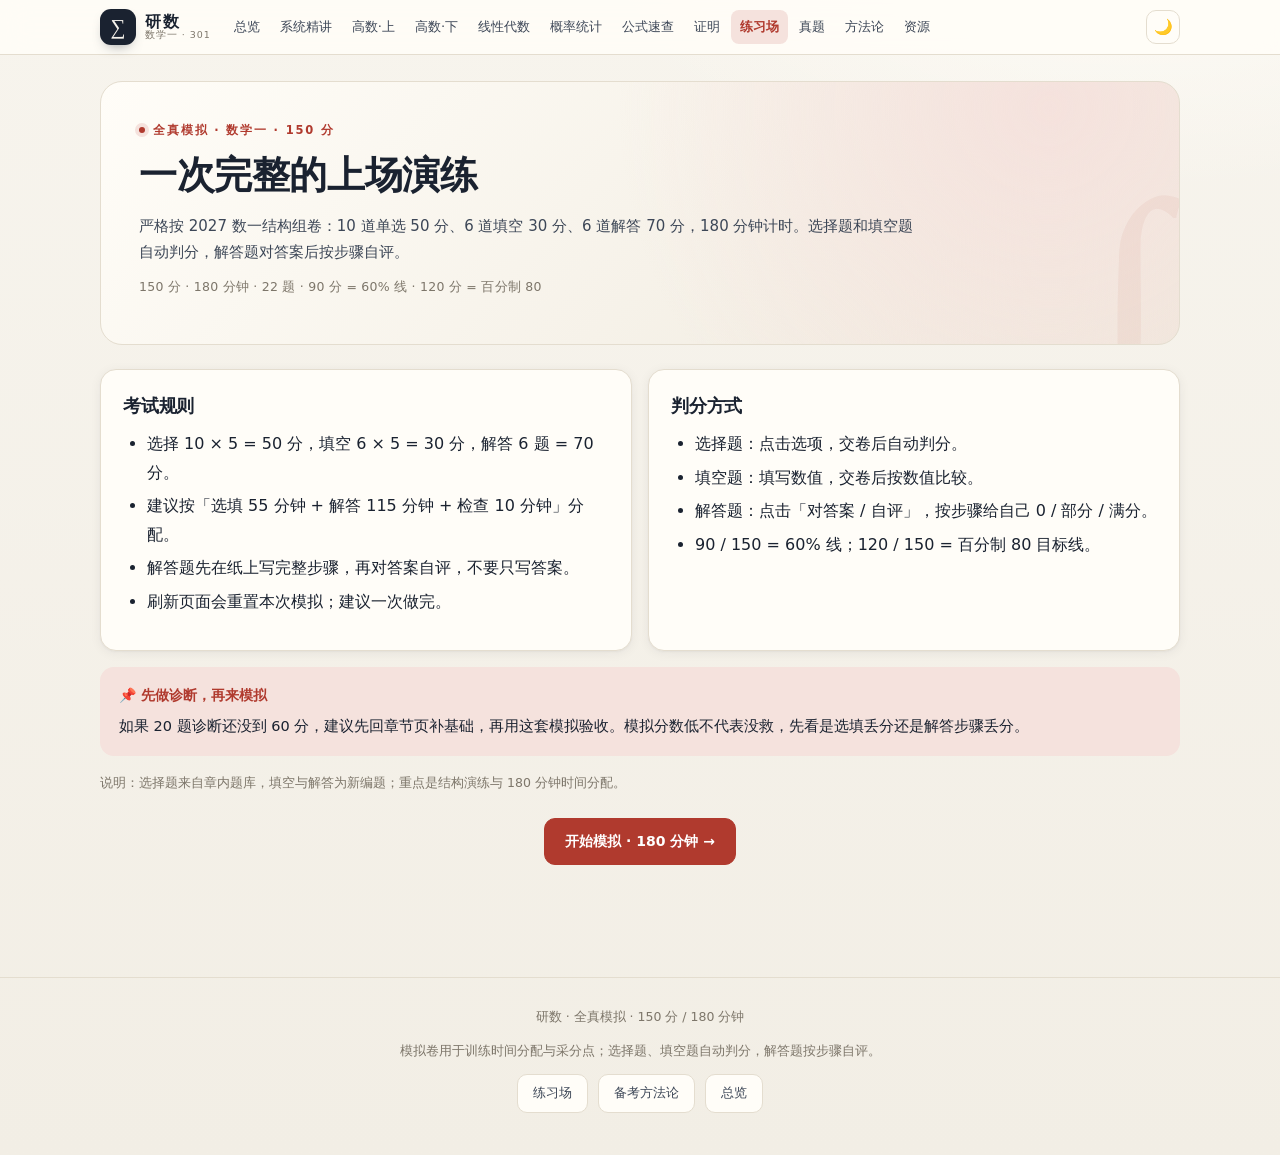
<file: mock.html>
<!DOCTYPE html>
<html lang="zh-CN" data-theme="light">
<head>
<meta charset="UTF-8">
<meta name="viewport" content="width=device-width, initial-scale=1.0">
<title>全真模拟 · 150 分 / 180 分钟 | 研数</title>
<meta name="description" content="考研数学一全真模拟：10 道单选 50 分 + 6 道填空 30 分 + 6 道解答 70 分，180 分钟计时，自动判分与自评。">
<link rel="icon" href="data:image/svg+xml,%3Csvg xmlns='http://www.w3.org/2000/svg' viewBox='0 0 100 100'%3E%3Crect width='100' height='100' rx='22' fill='%231b2430'/%3E%3Ctext x='50' y='71' font-size='60' text-anchor='middle' fill='%23f6f3ec' font-family='Georgia'%3E%E2%88%91%3C/text%3E%3C/svg%3E">
<link rel="stylesheet" href="assets/style.css">
<script>try{var t=JSON.parse(localStorage.getItem("yanshu.theme")||"null");if(t)document.documentElement.setAttribute("data-theme",t);}catch(e){}</script>
</head>
<body>

<nav class="topbar"><div class="topbar-inner">
  <a class="logo" href="index.html"><span class="logo-mark">∑</span><span class="logo-text"><b>研数</b><small>数学一 · 301</small></span></a>
  <div class="nav-links">
    <a href="index.html">总览</a>
    <a href="lectures.html">系统精讲</a>
    <a href="gaoshu-1.html">高数·上</a>
    <a href="gaoshu-2.html">高数·下</a>
    <a href="xiandai.html">线性代数</a>
    <a href="gailv.html">概率统计</a>
    <a href="formulas.html">公式速查</a>
    <a href="proof.html">证明</a>
    <a href="practice.html">练习场</a>
    <a href="practice.html#real">真题</a>
    <a href="method.html">方法论</a>
    <a href="resources.html">资源</a>
  </div>
  <button class="theme-btn" type="button" title="切换明暗主题" aria-label="切换明暗主题">🌙</button>
</div></nav>

<div class="wrap" id="mockApp">
  <div class="card"><h3>正在加载模拟卷…</h3><p>如果长时间没有内容，请返回<a href="index.html">总览</a>。</p></div>
</div>

<footer>
  <div class="footer-inner">
    <p>研数 · 全真模拟 · 150 分 / 180 分钟</p>
    <p class="small">模拟卷用于训练时间分配与采分点；选择题、填空题自动判分，解答题按步骤自评。</p>
    <div class="pagers"><a href="practice.html">练习场</a><a href="method.html">备考方法论</a><a href="index.html">总览</a></div>
  </div>
</footer>

<script src="assets/bank.js"></script>
<script src="assets/mock-data.js"></script>
<script src="assets/mock-page.js"></script>
<script src="assets/app.js"></script>
</body>
</html>
</file>
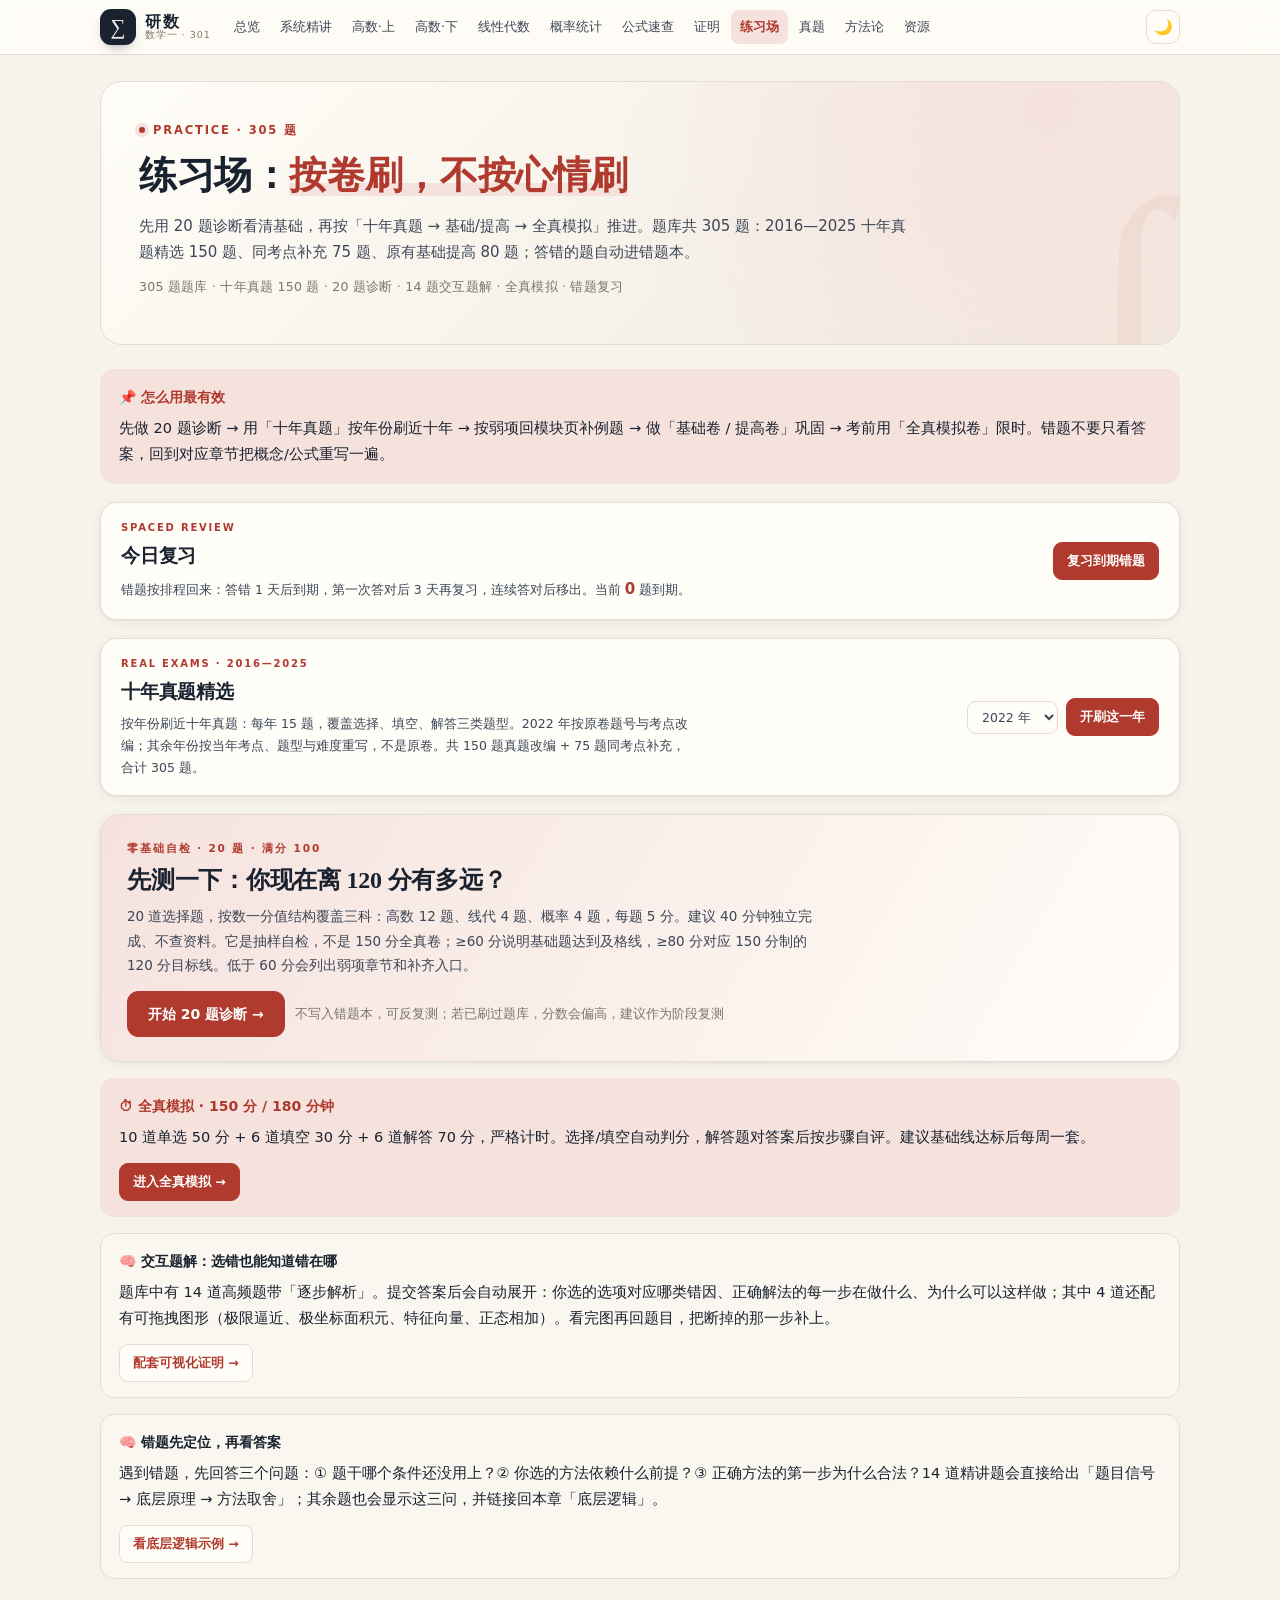
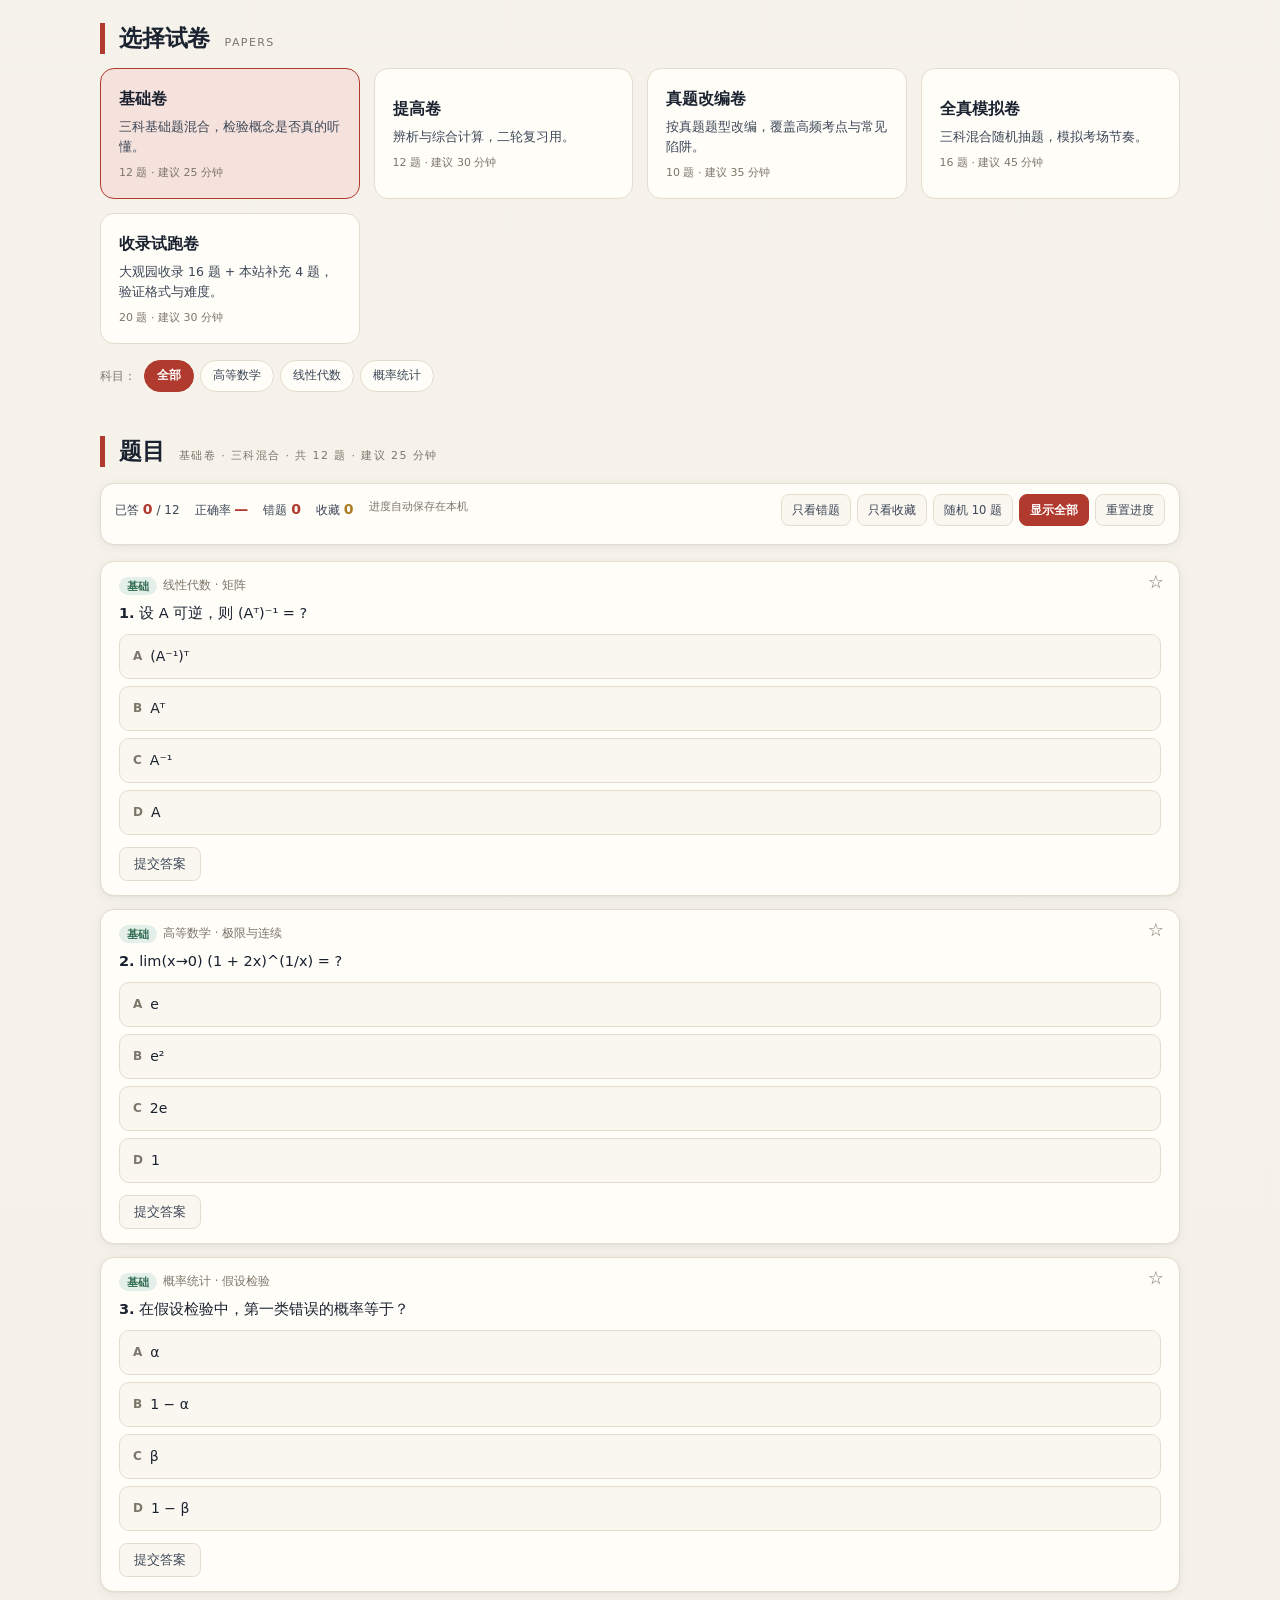
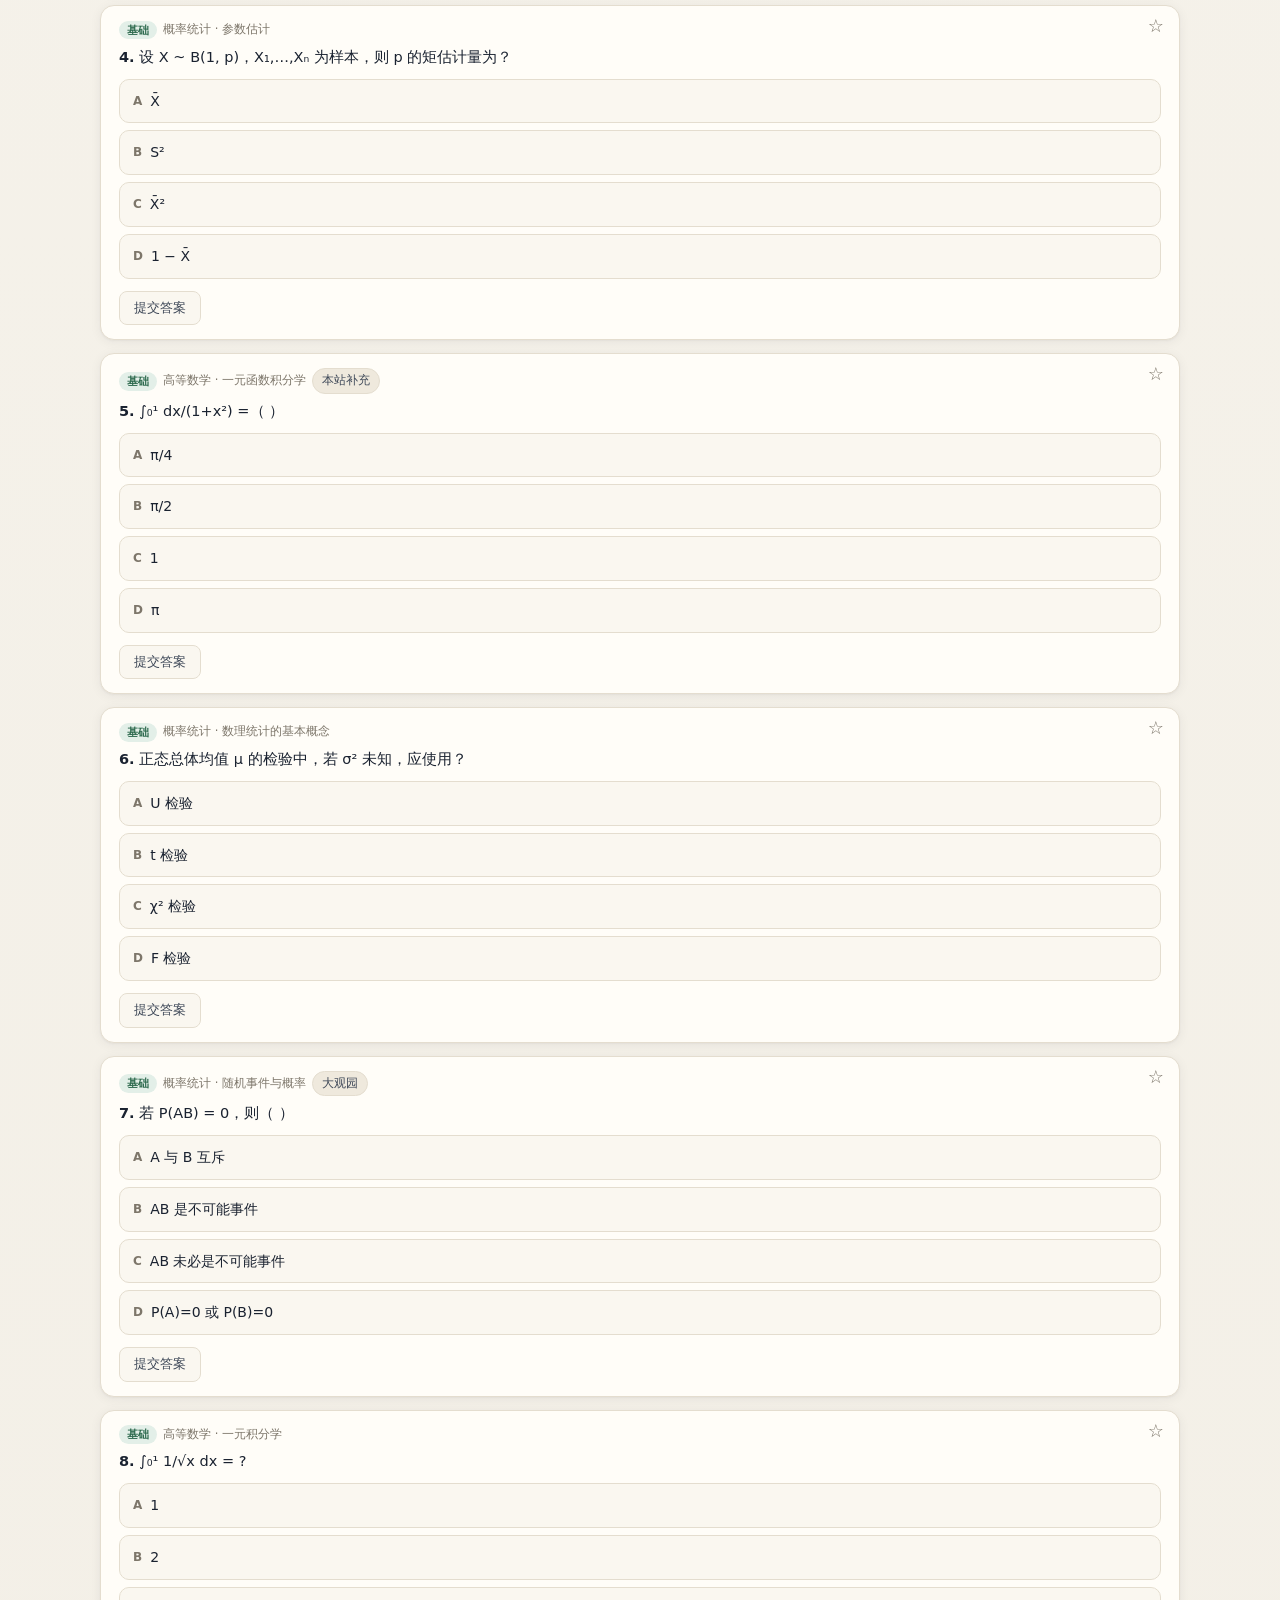
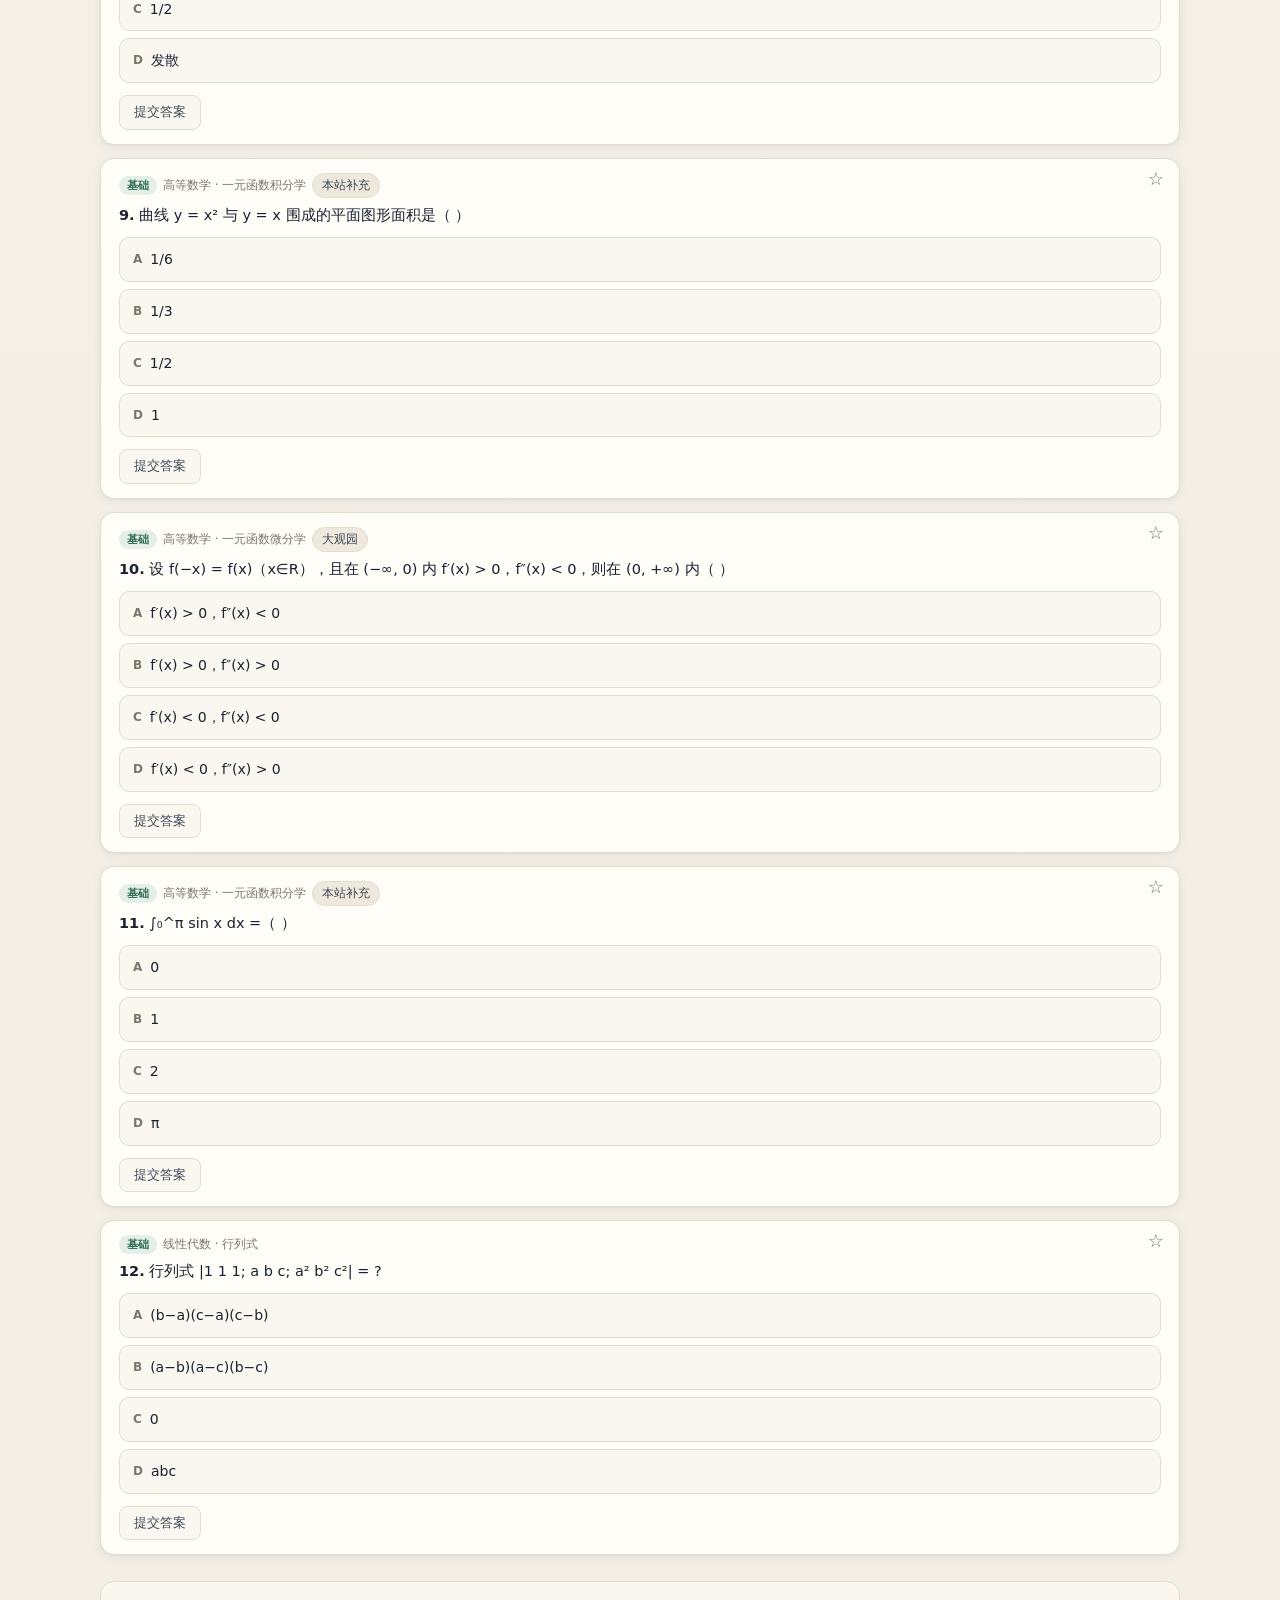
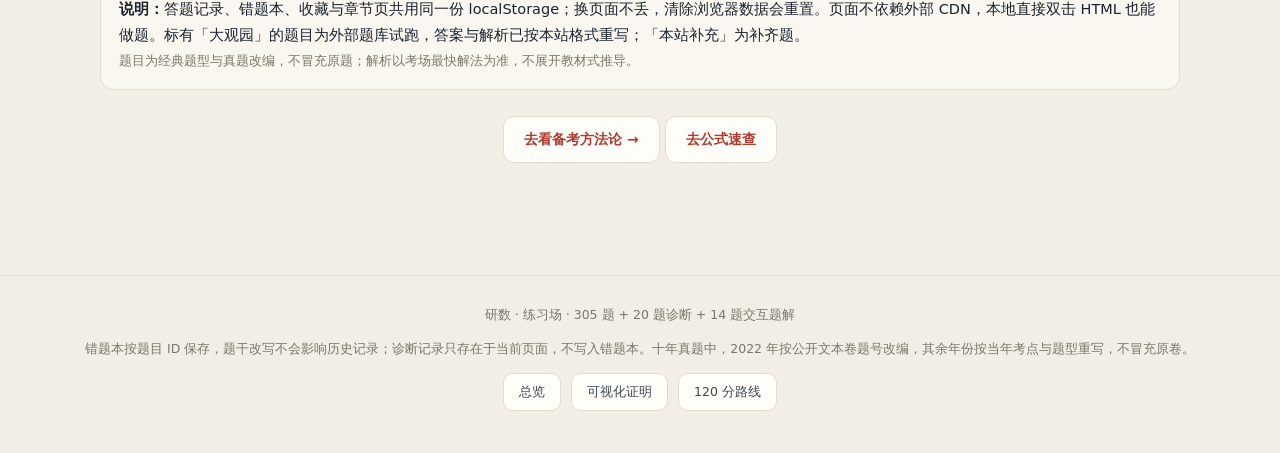
<file: practice.html>
<!DOCTYPE html>
<html lang="zh-CN" data-theme="light">
<head>
<meta charset="UTF-8">
<meta name="viewport" content="width=device-width, initial-scale=1.0">
<title>练习场 · 305 题十年真题与诊断组卷 | 研数</title>
<meta name="description" content="考研数学一练习场：305 题题库（2016—2025 十年真题 150 题 + 同源补充 75 题 + 基础提高 80 题），20 题诊断、基础/提高/真题/模拟组卷、14 题交互题解、错题复习。">
<link rel="icon" href="data:image/svg+xml,%3Csvg xmlns='http://www.w3.org/2000/svg' viewBox='0 0 100 100'%3E%3Crect width='100' height='100' rx='22' fill='%231b2430'/%3E%3Ctext x='50' y='71' font-size='60' text-anchor='middle' fill='%23f6f3ec' font-family='Georgia'%3E%E2%88%91%3C/text%3E%3C/svg%3E">
<link rel="stylesheet" href="assets/style.css">
<script>try{var t=JSON.parse(localStorage.getItem("yanshu.theme")||"null");if(t)document.documentElement.setAttribute("data-theme",t);}catch(e){}</script>
</head>
<body>

<nav class="topbar"><div class="topbar-inner">
  <a class="logo" href="index.html"><span class="logo-mark">∑</span><span class="logo-text"><b>研数</b><small>数学一 · 301</small></span></a>
  <div class="nav-links">
    <a href="index.html">总览</a>
    <a href="lectures.html">系统精讲</a>
    <a href="gaoshu-1.html">高数·上</a>
    <a href="gaoshu-2.html">高数·下</a>
    <a href="xiandai.html">线性代数</a>
    <a href="gailv.html">概率统计</a>
    <a href="formulas.html">公式速查</a>
    <a href="proof.html">证明</a>
    <a href="practice.html">练习场</a>
    <a href="practice.html#real">真题</a>
    <a href="method.html">方法论</a>
    <a href="resources.html">资源</a>
  </div>
  <button class="theme-btn" type="button" title="切换明暗主题" aria-label="切换明暗主题">🌙</button>
</div></nav>

<div class="wrap">
  <header class="hero">
    <p class="eyebrow">PRACTICE · 305 题</p>
    <h1>练习场：<span class="em">按卷刷，不按心情刷</span></h1>
    <p class="lede">先用 20 题诊断看清基础，再按「十年真题 → 基础/提高 → 全真模拟」推进。题库共 305 题：2016—2025 十年真题精选 150 题、同考点补充 75 题、原有基础提高 80 题；答错的题自动进错题本。</p>
    <p class="tagline">305 题题库 · 十年真题 150 题 · 20 题诊断 · 14 题交互题解 · 全真模拟 · 错题复习</p>
  </header>

  <div class="callout exam">
    <div class="co-title">📌 怎么用最有效</div>
    <p style="margin-bottom:0">先做 20 题诊断 → 用「十年真题」按年份刷近十年 → 按弱项回模块页补例题 → 做「基础卷 / 提高卷」巩固 → 考前用「全真模拟卷」限时。错题不要只看答案，回到对应章节把概念/公式重写一遍。</p>
  </div>

  <div class="review-card" id="reviewCard">
    <div>
      <div class="diag-kicker">SPACED REVIEW</div>
      <h2>今日复习</h2>
      <p>错题按排程回来：答错 1 天后到期，第一次答对后 3 天再复习，连续答对后移出。当前 <b id="reviewCount">0</b> 题到期。</p>
    </div>
    <div class="review-actions">
      <button class="btn sm" id="startReview" type="button">复习到期错题</button>
      <button class="btn ghost sm" id="exitReview" type="button" hidden>退出复习</button>
    </div>
  </div>

  <section class="review-card" id="real">
    <div>
      <div class="diag-kicker">REAL EXAMS · 2016—2025</div>
      <h2>十年真题精选</h2>
      <p>按年份刷近十年真题：每年 15 题，覆盖选择、填空、解答三类题型。2022 年按原卷题号与考点改编；其余年份按当年考点、题型与难度重写，不是原卷。共 150 题真题改编 + 75 题同考点补充，合计 305 题。</p>
    </div>
    <div class="review-actions">
      <select class="real-select" id="realYear" aria-label="选择真题年份">
        <option value="2025">2025 年</option>
        <option value="2024">2024 年</option>
        <option value="2023">2023 年</option>
        <option value="2022" selected>2022 年</option>
        <option value="2021">2021 年</option>
        <option value="2020">2020 年</option>
        <option value="2019">2019 年</option>
        <option value="2018">2018 年</option>
        <option value="2017">2017 年</option>
        <option value="2016">2016 年</option>
      </select>
      <button class="btn sm" id="startReal" type="button">开刷这一年</button>
      <button class="btn ghost sm" id="exitReal" type="button" hidden>退出真题</button>
    </div>
  </section>

  <section class="diagnostic" id="diagnostic">
    <div class="diag-kicker">零基础自检 · 20 题 · 满分 100</div>
    <h2>先测一下：你现在离 120 分有多远？</h2>
    <p>20 道选择题，按数一分值结构覆盖三科：高数 12 题、线代 4 题、概率 4 题，每题 5 分。建议 40 分钟独立完成、不查资料。它是抽样自检，不是 150 分全真卷；≥60 分说明基础题达到及格线，≥80 分对应 150 分制的 120 分目标线。低于 60 分会列出弱项章节和补齐入口。</p>
    <div class="diag-actions">
      <button class="btn" id="startDiagnostic" type="button">开始 20 题诊断 →</button>
      <span class="muted small">不写入错题本，可反复测；若已刷过题库，分数会偏高，建议作为阶段复测</span>
    </div>
    <div id="diagnosticResult" aria-live="polite" hidden></div>
  </section>

  <div class="callout exam">
    <div class="co-title">⏱ 全真模拟 · 150 分 / 180 分钟</div>
    <p>10 道单选 50 分 + 6 道填空 30 分 + 6 道解答 70 分，严格计时。选择/填空自动判分，解答题对答案后按步骤自评。建议基础线达标后每周一套。</p>
    <p style="margin-bottom:0"><a class="btn sm" href="mock.html">进入全真模拟 →</a></p>
  </div>

  <div class="callout">
    <div class="co-title">🧠 交互题解：选错也能知道错在哪</div>
    <p>题库中有 14 道高频题带「逐步解析」。提交答案后会自动展开：你选的选项对应哪类错因、正确解法的每一步在做什么、为什么可以这样做；其中 4 道还配有可拖拽图形（极限逼近、极坐标面积元、特征向量、正态相加）。看完图再回题目，把断掉的那一步补上。</p>
    <p style="margin-bottom:0"><a class="btn ghost sm" href="proof.html">配套可视化证明 →</a></p>
  </div>

  <div class="callout">
    <div class="co-title">🧠 错题先定位，再看答案</div>
    <p>遇到错题，先回答三个问题：① 题干哪个条件还没用上？② 你选的方法依赖什么前提？③ 正确方法的第一步为什么合法？14 道精讲题会直接给出「题目信号 → 底层原理 → 方法取舍」；其余题也会显示这三问，并链接回本章「底层逻辑」。</p>
    <p style="margin-bottom:0"><a class="btn ghost sm" href="chapter.html?ch=g1">看底层逻辑示例 →</a></p>
  </div>

  <h2 class="sec" id="paperTitle">选择试卷 <span class="en">PAPERS</span></h2>
  <div class="paper-grid" id="paperGrid">
    <button class="paper-card on" data-paper="basic" type="button">
      <span class="pc-title">基础卷</span>
      <span class="pc-desc">三科基础题混合，检验概念是否真的听懂。</span>
      <span class="pc-meta">12 题 · 建议 25 分钟</span>
    </button>
    <button class="paper-card" data-paper="mid" type="button">
      <span class="pc-title">提高卷</span>
      <span class="pc-desc">辨析与综合计算，二轮复习用。</span>
      <span class="pc-meta">12 题 · 建议 30 分钟</span>
    </button>
    <button class="paper-card" data-paper="real" type="button">
      <span class="pc-title">真题改编卷</span>
      <span class="pc-desc">按真题题型改编，覆盖高频考点与常见陷阱。</span>
      <span class="pc-meta">10 题 · 建议 35 分钟</span>
    </button>
    <button class="paper-card" data-paper="mock" type="button">
      <span class="pc-title">全真模拟卷</span>
      <span class="pc-desc">三科混合随机抽题，模拟考场节奏。</span>
      <span class="pc-meta">16 题 · 建议 45 分钟</span>
    </button>
    <button class="paper-card" data-paper="external" type="button">
      <span class="pc-title">收录试跑卷</span>
      <span class="pc-desc">大观园收录 16 题 + 本站补充 4 题，验证格式与难度。</span>
      <span class="pc-meta">20 题 · 建议 30 分钟</span>
    </button>
  </div>

  <div class="filter-bar" id="subjectFilter">
    <span class="fb-label">科目：</span>
    <button class="on" data-subject="全部" type="button">全部</button>
    <button data-subject="高数" type="button">高等数学</button>
    <button data-subject="线代" type="button">线性代数</button>
    <button data-subject="概率" type="button">概率统计</button>
  </div>

  <h2 class="sec" id="bankAnchor">题目 <span class="en" id="bankMsg"></span></h2>
  <div id="practiceQuiz"></div>

  <div class="callout" style="margin-top:26px">
    <b>说明：</b>答题记录、错题本、收藏与章节页共用同一份 localStorage；换页面不丢，清除浏览器数据会重置。页面不依赖外部 CDN，本地直接双击 HTML 也能做题。标有「大观园」的题目为外部题库试跑，答案与解析已按本站格式重写；「本站补充」为补齐题。<br>
    <span class="muted small">题目为经典题型与真题改编，不冒充原题；解析以考场最快解法为准，不展开教材式推导。</span>
  </div>

  <p class="center" style="margin-top:26px">
    <a class="btn ghost" href="method.html">去看备考方法论 →</a>
    <a class="btn ghost" href="formulas.html">去公式速查</a>
  </p>
</div>

<footer>
  <div class="footer-inner">
    <p>研数 · 练习场 · 305 题 + 20 题诊断 + 14 题交互题解</p>
    <p class="small">错题本按题目 ID 保存，题干改写不会影响历史记录；诊断记录只存在于当前页面，不写入错题本。十年真题中，2022 年按公开文本卷题号改编，其余年份按当年考点与题型重写，不冒充原卷。</p>
    <div class="pagers"><a href="index.html">总览</a><a href="proof.html">可视化证明</a><a href="method.html">120 分路线</a></div>
  </div>
</footer>

<script src="assets/bank.js"></script>
<script src="assets/bank-external.js"></script>
<script src="assets/real/2016.js"></script>
<script src="assets/real/2017.js"></script>
<script src="assets/real/2018.js"></script>
<script src="assets/real/2019.js"></script>
<script src="assets/real/2020.js"></script>
<script src="assets/real/2021.js"></script>
<script src="assets/real/2022.js"></script>
<script src="assets/real/2023.js"></script>
<script src="assets/real/2024.js"></script>
<script src="assets/real/2025.js"></script>
<script src="assets/real/supplement.js"></script>
<script src="assets/bank-real.js"></script>
<script src="assets/solution-data.js"></script>
<script src="assets/solution-why.js"></script>
<script src="assets/solution-coach.js"></script>
<script src="assets/app.js"></script>
</body>
</html>
</file>
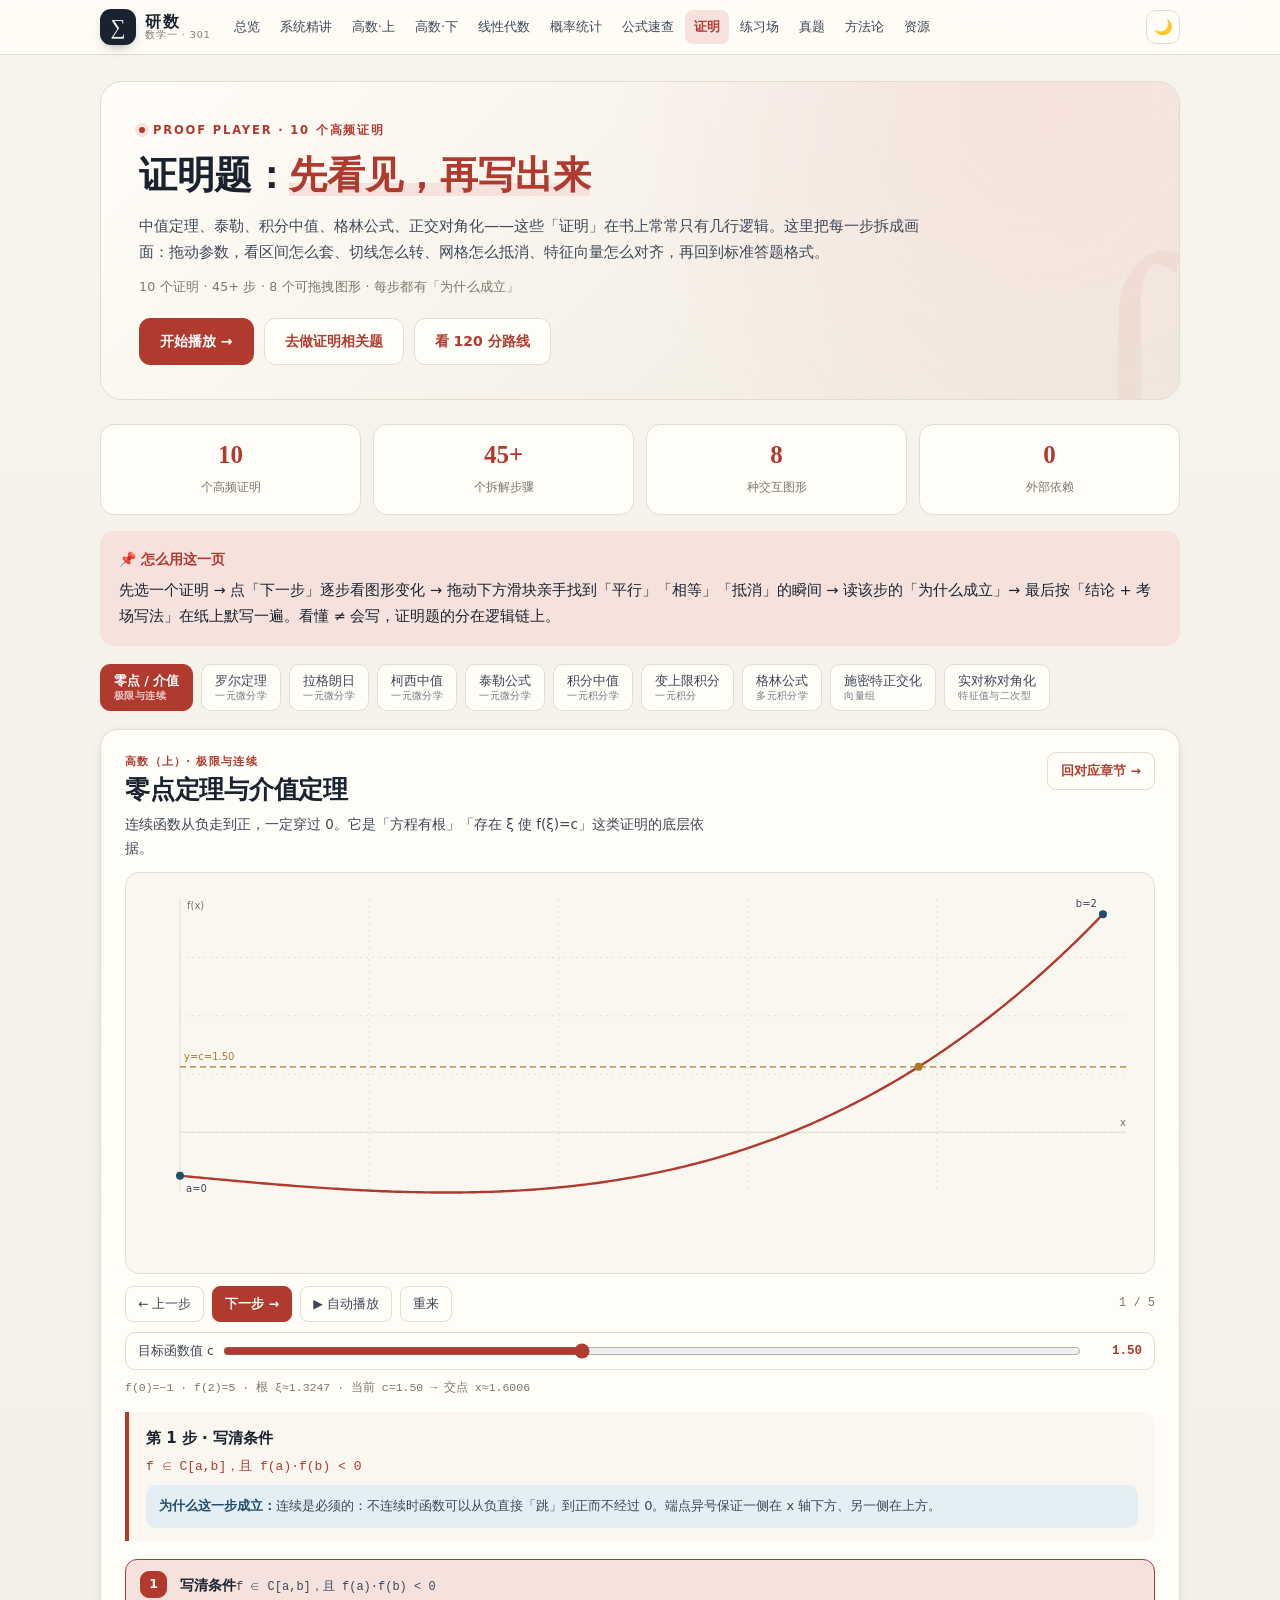
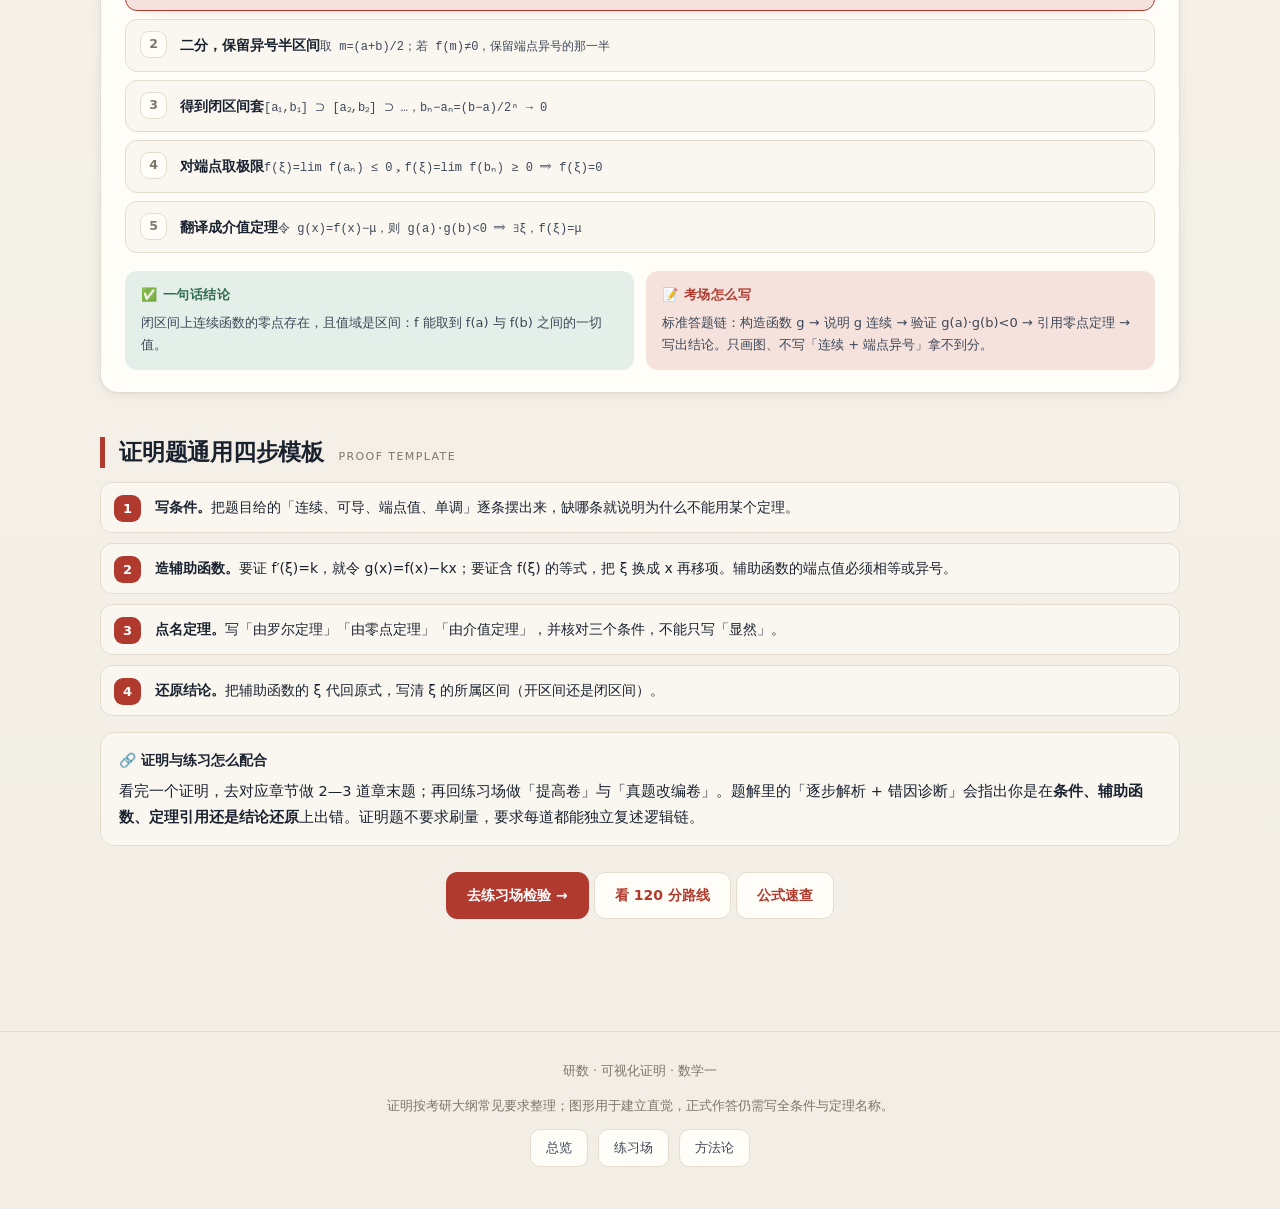
<file: proof.html>
<!DOCTYPE html>
<html lang="zh-CN" data-theme="light">
<head>
<meta charset="UTF-8">
<meta name="viewport" content="width=device-width, initial-scale=1.0">
<title>可视化证明 · 10 个考研高频证明的分步图解 | 研数</title>
<meta name="description" content="考研数学一可视化证明播放器：零点/介值定理、罗尔、拉格朗日、柯西中值、泰勒、积分中值、变上限积分、格林公式、施密特正交化、实对称对角化；每步配可拖拽图形与「为什么成立」。">
<link rel="icon" href="data:image/svg+xml,%3Csvg xmlns='http://www.w3.org/2000/svg' viewBox='0 0 100 100'%3E%3Crect width='100' height='100' rx='22' fill='%231b2430'/%3E%3Ctext x='50' y='71' font-size='60' text-anchor='middle' fill='%23f6f3ec' font-family='Georgia'%3E%E2%88%91%3C/text%3E%3C/svg%3E">
<link rel="stylesheet" href="assets/style.css">
<script>try{var t=JSON.parse(localStorage.getItem("yanshu.theme")||"null");if(t)document.documentElement.setAttribute("data-theme",t);}catch(e){}</script>
</head>
<body>

<nav class="topbar"><div class="topbar-inner">
  <a class="logo" href="index.html"><span class="logo-mark">∑</span><span class="logo-text"><b>研数</b><small>数学一 · 301</small></span></a>
  <div class="nav-links">
    <a href="index.html">总览</a>
    <a href="lectures.html">系统精讲</a>
    <a href="gaoshu-1.html">高数·上</a>
    <a href="gaoshu-2.html">高数·下</a>
    <a href="xiandai.html">线性代数</a>
    <a href="gailv.html">概率统计</a>
    <a href="formulas.html">公式速查</a>
    <a href="proof.html">证明</a>
    <a href="practice.html">练习场</a>
    <a href="practice.html#real">真题</a>
    <a href="method.html">方法论</a>
    <a href="resources.html">资源</a>
  </div>
  <button class="theme-btn" type="button" title="切换明暗主题" aria-label="切换明暗主题">🌙</button>
</div></nav>

<div class="wrap">
  <header class="hero">
    <p class="eyebrow">PROOF PLAYER · 10 个高频证明</p>
    <h1>证明题：<span class="em">先看见，再写出来</span></h1>
    <p class="lede">中值定理、泰勒、积分中值、格林公式、正交对角化——这些「证明」在书上常常只有几行逻辑。这里把每一步拆成画面：拖动参数，看区间怎么套、切线怎么转、网格怎么抵消、特征向量怎么对齐，再回到标准答题格式。</p>
    <p class="tagline">10 个证明 · 45+ 步 · 8 个可拖拽图形 · 每步都有「为什么成立」</p>
    <div class="hero-actions">
      <a class="btn" href="#proofApp">开始播放 →</a>
      <a class="btn ghost" href="practice.html">去做证明相关题</a>
      <a class="btn ghost" href="method.html#eighty">看 120 分路线</a>
    </div>
  </header>

  <div class="stat-row">
    <div class="stat"><b>10</b><span>个高频证明</span></div>
    <div class="stat"><b>45+</b><span>个拆解步骤</span></div>
    <div class="stat"><b>8</b><span>种交互图形</span></div>
    <div class="stat"><b>0</b><span>外部依赖</span></div>
  </div>

  <div class="callout exam">
    <div class="co-title">📌 怎么用这一页</div>
    <p style="margin-bottom:0">先选一个证明 → 点「下一步」逐步看图形变化 → 拖动下方滑块亲手找到「平行」「相等」「抵消」的瞬间 → 读该步的「为什么成立」→ 最后按「结论 + 考场写法」在纸上默写一遍。看懂 ≠ 会写，证明题的分在逻辑链上。</p>
  </div>

  <div id="proofApp">
    <div class="proof-tabs" id="proofTabs"></div>

    <section class="proof-card">
      <div class="proof-head">
        <div>
          <div class="proof-tag" id="proofTag"></div>
          <h2 id="proofTitle"></h2>
          <p class="proof-goal" id="proofGoal"></p>
        </div>
        <a class="btn ghost sm" id="proofChapter" href="#">回对应章节 →</a>
      </div>

      <div class="proof-stage">
        <canvas id="proofCanvas" class="proof-canvas" aria-label="证明图形"></canvas>
      </div>

      <div class="proof-controls">
        <button type="button" id="proofPrev">← 上一步</button>
        <button type="button" id="proofNext" class="primary">下一步 →</button>
        <button type="button" id="proofPlay">▶ 自动播放</button>
        <button type="button" id="proofReset">重来</button>
        <span class="proof-counter" id="proofCounter">1 / 1</span>
      </div>

      <div class="proof-slider" id="proofSliderWrap">
        <span id="proofParamLabel">参数</span>
        <input type="range" id="proofParam" min="0" max="1" step="0.01" value="0">
        <b id="proofParamVal">0</b>
      </div>

      <div class="proof-readout" id="proofReadout"></div>

      <div class="proof-detail">
        <div class="pd-name" id="proofDetailName"></div>
        <div class="pd-math" id="proofDetailMath"></div>
        <div class="proof-why" id="proofWhy"></div>
      </div>

      <div class="proof-steps" id="proofSteps"></div>

      <div class="proof-foot">
        <div class="proof-box takeaway">
          <h4>✅ 一句话结论</h4>
          <div id="proofConclusion"></div>
        </div>
        <div class="proof-box exam">
          <h4>📝 考场怎么写</h4>
          <div id="proofExam"></div>
        </div>
      </div>
    </section>
  </div>

  <h2 class="sec">证明题通用四步模板 <span class="en">PROOF TEMPLATE</span></h2>
  <div class="steps">
    <div class="step"><b>写条件。</b>把题目给的「连续、可导、端点值、单调」逐条摆出来，缺哪条就说明为什么不能用某个定理。</div>
    <div class="step"><b>造辅助函数。</b>要证 f′(ξ)=k，就令 g(x)=f(x)−kx；要证含 f(ξ) 的等式，把 ξ 换成 x 再移项。辅助函数的端点值必须相等或异号。</div>
    <div class="step"><b>点名定理。</b>写「由罗尔定理」「由零点定理」「由介值定理」，并核对三个条件，不能只写「显然」。</div>
    <div class="step"><b>还原结论。</b>把辅助函数的 ξ 代回原式，写清 ξ 的所属区间（开区间还是闭区间）。</div>
  </div>

  <div class="callout">
    <div class="co-title">🔗 证明与练习怎么配合</div>
    <p style="margin-bottom:0">看完一个证明，去对应章节做 2—3 道章末题；再回练习场做「提高卷」与「真题改编卷」。题解里的「逐步解析 + 错因诊断」会指出你是在<b>条件、辅助函数、定理引用还是结论还原</b>上出错。证明题不要求刷量，要求每道都能独立复述逻辑链。</p>
  </div>

  <p class="center" style="margin-top:26px">
    <a class="btn" href="practice.html">去练习场检验 →</a>
    <a class="btn ghost" href="method.html#eighty">看 120 分路线</a>
    <a class="btn ghost" href="formulas.html">公式速查</a>
  </p>
</div>

<footer>
  <div class="footer-inner">
    <p>研数 · 可视化证明 · 数学一</p>
    <p class="small">证明按考研大纲常见要求整理；图形用于建立直觉，正式作答仍需写全条件与定理名称。</p>
    <div class="pagers"><a href="index.html">总览</a><a href="practice.html">练习场</a><a href="method.html">方法论</a></div>
  </div>
</footer>

<script src="assets/app.js"></script>
<script src="assets/proof-data.js"></script>
<script src="assets/proof-page.js"></script>
</body>
</html>
</file>
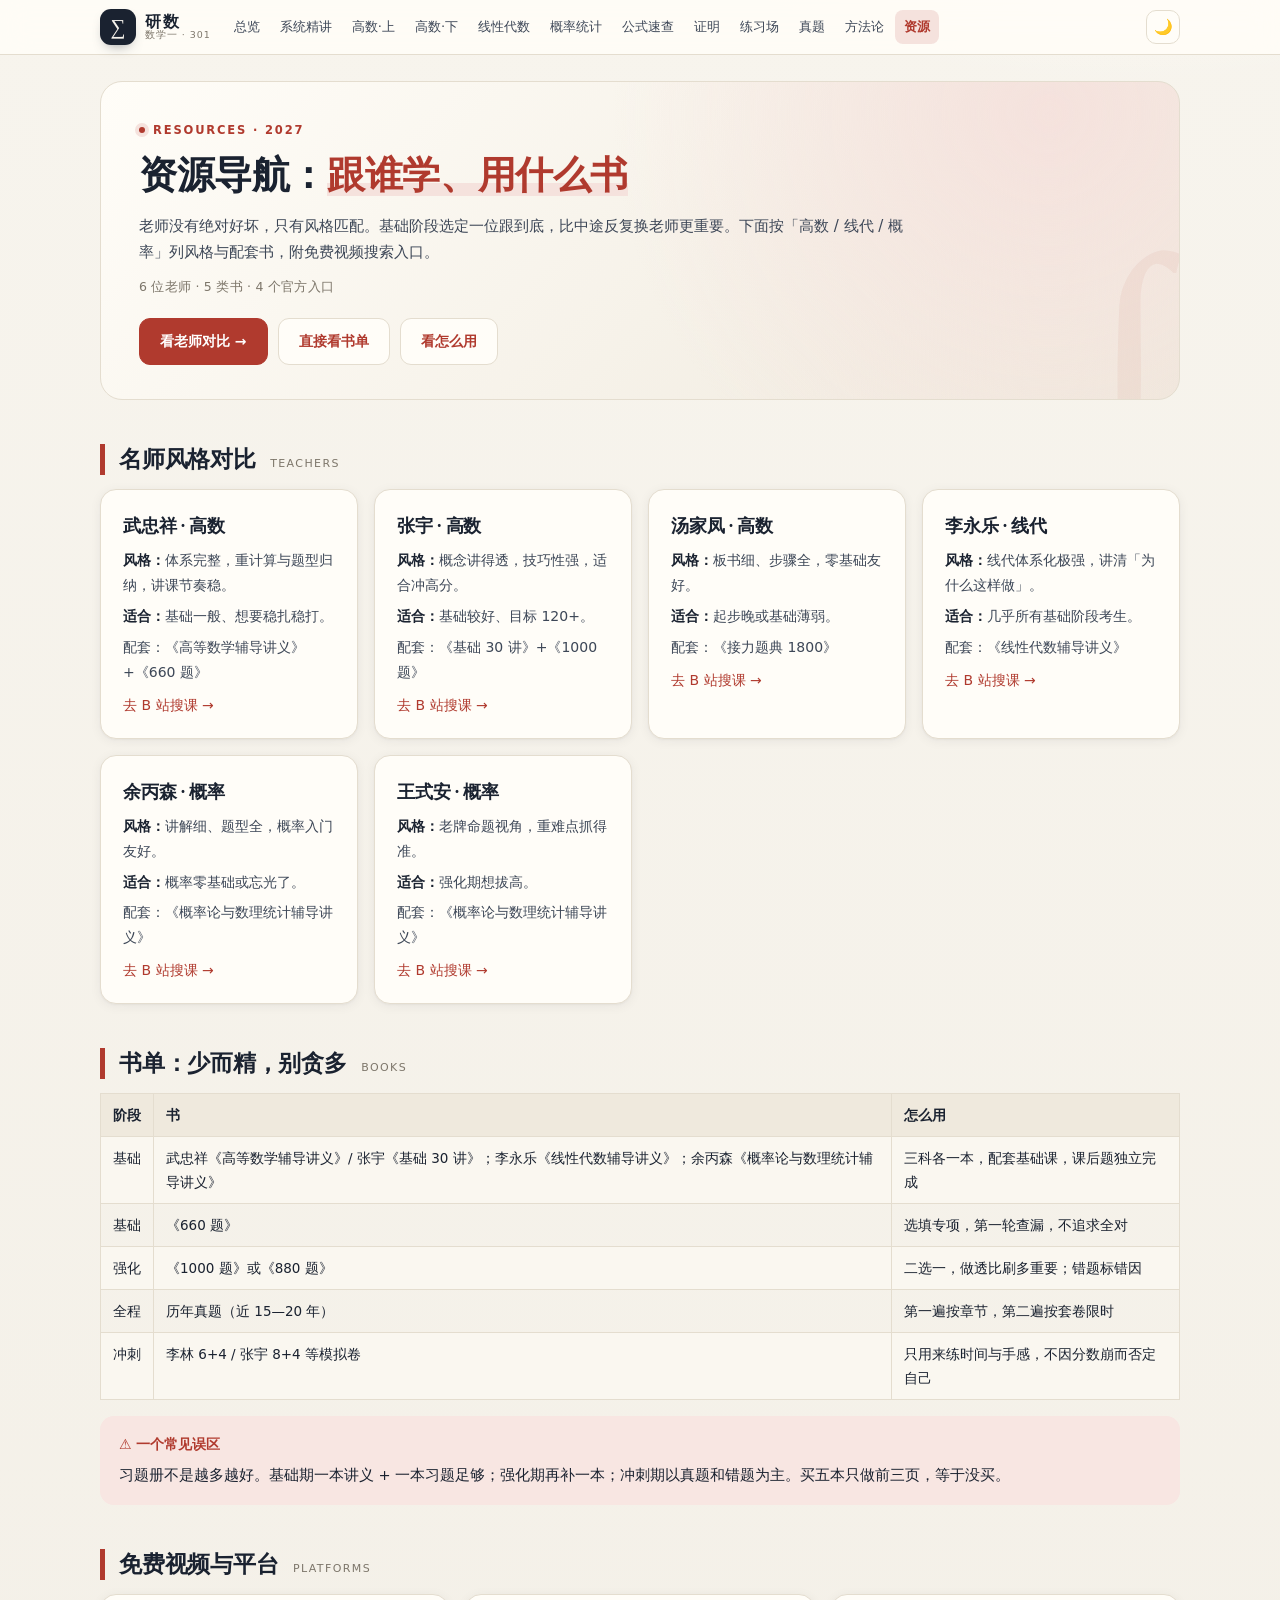
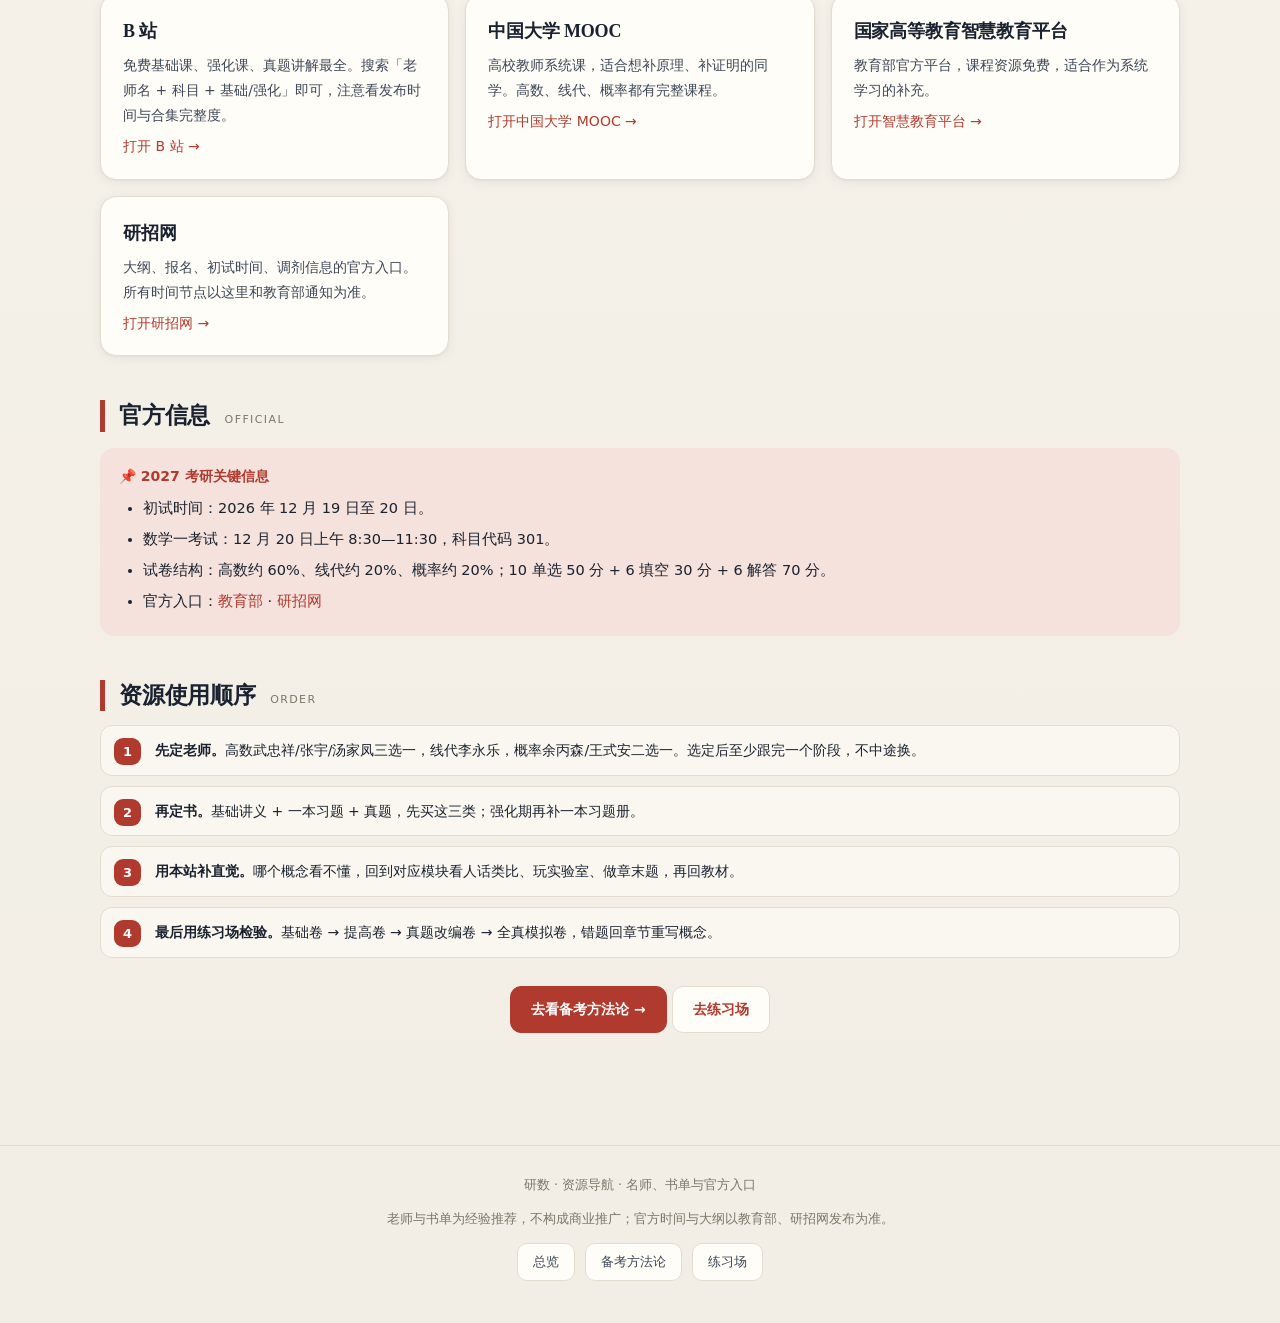
<file: resources.html>
<!DOCTYPE html>
<html lang="zh-CN" data-theme="light">
<head>
<meta charset="UTF-8">
<meta name="viewport" content="width=device-width, initial-scale=1.0">
<title>资源导航 · 名师、书单与官方入口 | 研数</title>
<meta name="description" content="2027 考研数学一资源导航：高数/线代/概率名师风格对比、基础与强化书单、B 站与官方信息入口。">
<link rel="icon" href="data:image/svg+xml,%3Csvg xmlns='http://www.w3.org/2000/svg' viewBox='0 0 100 100'%3E%3Crect width='100' height='100' rx='22' fill='%231b2430'/%3E%3Ctext x='50' y='71' font-size='60' text-anchor='middle' fill='%23f6f3ec' font-family='Georgia'%3E%E2%88%91%3C/text%3E%3C/svg%3E">
<link rel="stylesheet" href="assets/style.css">
<script>try{var t=JSON.parse(localStorage.getItem("yanshu.theme")||"null");if(t)document.documentElement.setAttribute("data-theme",t);}catch(e){}</script>
</head>
<body>

<nav class="topbar"><div class="topbar-inner">
  <a class="logo" href="index.html"><span class="logo-mark">∑</span><span class="logo-text"><b>研数</b><small>数学一 · 301</small></span></a>
  <div class="nav-links">
    <a href="index.html">总览</a>
    <a href="lectures.html">系统精讲</a>
    <a href="gaoshu-1.html">高数·上</a>
    <a href="gaoshu-2.html">高数·下</a>
    <a href="xiandai.html">线性代数</a>
    <a href="gailv.html">概率统计</a>
    <a href="formulas.html">公式速查</a>
    <a href="proof.html">证明</a>
    <a href="practice.html">练习场</a>
    <a href="practice.html#real">真题</a>
    <a href="method.html">方法论</a>
    <a href="resources.html">资源</a>
  </div>
  <button class="theme-btn" type="button" title="切换明暗主题" aria-label="切换明暗主题">🌙</button>
</div></nav>

<div class="wrap">
  <header class="hero">
    <p class="eyebrow">RESOURCES · 2027</p>
    <h1>资源导航：<span class="em">跟谁学、用什么书</span></h1>
    <p class="lede">老师没有绝对好坏，只有风格匹配。基础阶段选定一位跟到底，比中途反复换老师更重要。下面按「高数 / 线代 / 概率」列风格与配套书，附免费视频搜索入口。</p>
    <p class="tagline">6 位老师 · 5 类书 · 4 个官方入口</p>
    <div class="hero-actions">
      <a class="btn" href="#teachers">看老师对比 →</a>
      <a class="btn ghost" href="#books">直接看书单</a>
      <a class="btn ghost" href="method.html">看怎么用</a>
    </div>
  </header>

  <h2 class="sec" id="teachers">名师风格对比 <span class="en">TEACHERS</span></h2>
  <div class="grid cols-3">
    <div class="card">
      <h3>武忠祥 · 高数</h3>
      <p><b>风格：</b>体系完整，重计算与题型归纳，讲课节奏稳。</p>
      <p><b>适合：</b>基础一般、想要稳扎稳打。</p>
      <p class="muted small" style="margin-bottom:0">配套：《高等数学辅导讲义》+《660 题》</p>
      <p style="margin:8px 0 0"><a href="https://search.bilibili.com/all?keyword=%E6%AD%A6%E5%BF%A0%E7%A5%A5%20%E9%AB%98%E6%95%B0%20%E5%9F%BA%E7%A1%80" target="_blank" rel="noopener">去 B 站搜课 →</a></p>
    </div>
    <div class="card">
      <h3>张宇 · 高数</h3>
      <p><b>风格：</b>概念讲得透，技巧性强，适合冲高分。</p>
      <p><b>适合：</b>基础较好、目标 120+。</p>
      <p class="muted small" style="margin-bottom:0">配套：《基础 30 讲》+《1000 题》</p>
      <p style="margin:8px 0 0"><a href="https://search.bilibili.com/all?keyword=%E5%BC%A0%E5%AE%87%20%E5%9F%BA%E7%A1%8030%E8%AE%B2" target="_blank" rel="noopener">去 B 站搜课 →</a></p>
    </div>
    <div class="card">
      <h3>汤家凤 · 高数</h3>
      <p><b>风格：</b>板书细、步骤全，零基础友好。</p>
      <p><b>适合：</b>起步晚或基础薄弱。</p>
      <p class="muted small" style="margin-bottom:0">配套：《接力题典 1800》</p>
      <p style="margin:8px 0 0"><a href="https://search.bilibili.com/all?keyword=%E6%B1%A4%E5%AE%B6%E5%87%A4%20%E9%AB%98%E6%95%B0%20%E5%9F%BA%E7%A1%80" target="_blank" rel="noopener">去 B 站搜课 →</a></p>
    </div>
    <div class="card">
      <h3>李永乐 · 线代</h3>
      <p><b>风格：</b>线代体系化极强，讲清「为什么这样做」。</p>
      <p><b>适合：</b>几乎所有基础阶段考生。</p>
      <p class="muted small" style="margin-bottom:0">配套：《线性代数辅导讲义》</p>
      <p style="margin:8px 0 0"><a href="https://search.bilibili.com/all?keyword=%E6%9D%8E%E6%B0%B8%E4%B9%90%20%E7%BA%BF%E6%80%A7%E4%BB%A3%E6%95%B0" target="_blank" rel="noopener">去 B 站搜课 →</a></p>
    </div>
    <div class="card">
      <h3>余丙森 · 概率</h3>
      <p><b>风格：</b>讲解细、题型全，概率入门友好。</p>
      <p><b>适合：</b>概率零基础或忘光了。</p>
      <p class="muted small" style="margin-bottom:0">配套：《概率论与数理统计辅导讲义》</p>
      <p style="margin:8px 0 0"><a href="https://search.bilibili.com/all?keyword=%E4%BD%99%E4%B8%99%E6%A3%AE%20%E6%A6%82%E7%8E%87" target="_blank" rel="noopener">去 B 站搜课 →</a></p>
    </div>
    <div class="card">
      <h3>王式安 · 概率</h3>
      <p><b>风格：</b>老牌命题视角，重难点抓得准。</p>
      <p><b>适合：</b>强化期想拔高。</p>
      <p class="muted small" style="margin-bottom:0">配套：《概率论与数理统计辅导讲义》</p>
      <p style="margin:8px 0 0"><a href="https://search.bilibili.com/all?keyword=%E7%8E%8B%E5%BC%8F%E5%AE%89%20%E6%A6%82%E7%8E%87" target="_blank" rel="noopener">去 B 站搜课 →</a></p>
    </div>
  </div>

  <h2 class="sec" id="books">书单：少而精，别贪多 <span class="en">BOOKS</span></h2>
  <div class="tbl-wrap">
    <table class="tbl">
      <tr><th>阶段</th><th>书</th><th>怎么用</th></tr>
      <tr><td>基础</td><td>武忠祥《高等数学辅导讲义》/ 张宇《基础 30 讲》；李永乐《线性代数辅导讲义》；余丙森《概率论与数理统计辅导讲义》</td><td>三科各一本，配套基础课，课后题独立完成</td></tr>
      <tr><td>基础</td><td>《660 题》</td><td>选填专项，第一轮查漏，不追求全对</td></tr>
      <tr><td>强化</td><td>《1000 题》或《880 题》</td><td>二选一，做透比刷多重要；错题标错因</td></tr>
      <tr><td>全程</td><td>历年真题（近 15—20 年）</td><td>第一遍按章节，第二遍按套卷限时</td></tr>
      <tr><td>冲刺</td><td>李林 6+4 / 张宇 8+4 等模拟卷</td><td>只用来练时间与手感，不因分数崩而否定自己</td></tr>
    </table>
  </div>
  <div class="callout warn">
    <div class="co-title">⚠️ 一个常见误区</div>
    <p style="margin-bottom:0">习题册不是越多越好。基础期一本讲义 + 一本习题足够；强化期再补一本；冲刺期以真题和错题为主。买五本只做前三页，等于没买。</p>
  </div>

  <h2 class="sec" id="platforms">免费视频与平台 <span class="en">PLATFORMS</span></h2>
  <div class="grid cols-2">
    <div class="card">
      <h3>B 站</h3>
      <p>免费基础课、强化课、真题讲解最全。搜索「老师名 + 科目 + 基础/强化」即可，注意看发布时间与合集完整度。</p>
      <p style="margin-bottom:0"><a href="https://www.bilibili.com/" target="_blank" rel="noopener">打开 B 站 →</a></p>
    </div>
    <div class="card">
      <h3>中国大学 MOOC</h3>
      <p>高校教师系统课，适合想补原理、补证明的同学。高数、线代、概率都有完整课程。</p>
      <p style="margin-bottom:0"><a href="https://www.icourse163.org/" target="_blank" rel="noopener">打开中国大学 MOOC →</a></p>
    </div>
    <div class="card">
      <h3>国家高等教育智慧教育平台</h3>
      <p>教育部官方平台，课程资源免费，适合作为系统学习的补充。</p>
      <p style="margin-bottom:0"><a href="https://higher.smartedu.cn/" target="_blank" rel="noopener">打开智慧教育平台 →</a></p>
    </div>
    <div class="card">
      <h3>研招网</h3>
      <p>大纲、报名、初试时间、调剂信息的官方入口。所有时间节点以这里和教育部通知为准。</p>
      <p style="margin-bottom:0"><a href="https://yz.chsi.com.cn/" target="_blank" rel="noopener">打开研招网 →</a></p>
    </div>
  </div>

  <h2 class="sec" id="official">官方信息 <span class="en">OFFICIAL</span></h2>
  <div class="callout exam">
    <div class="co-title">📌 2027 考研关键信息</div>
    <ul style="margin-bottom:0">
      <li>初试时间：2026 年 12 月 19 日至 20 日。</li>
      <li>数学一考试：12 月 20 日上午 8:30—11:30，科目代码 301。</li>
      <li>试卷结构：高数约 60%、线代约 20%、概率约 20%；10 单选 50 分 + 6 填空 30 分 + 6 解答 70 分。</li>
      <li>官方入口：<a href="http://www.moe.gov.cn/" target="_blank" rel="noopener">教育部</a> · <a href="https://yz.chsi.com.cn/" target="_blank" rel="noopener">研招网</a></li>
    </ul>
  </div>

  <h2 class="sec">资源使用顺序 <span class="en">ORDER</span></h2>
  <div class="steps">
    <div class="step"><b>先定老师。</b>高数武忠祥/张宇/汤家凤三选一，线代李永乐，概率余丙森/王式安二选一。选定后至少跟完一个阶段，不中途换。</div>
    <div class="step"><b>再定书。</b>基础讲义 + 一本习题 + 真题，先买这三类；强化期再补一本习题册。</div>
    <div class="step"><b>用本站补直觉。</b>哪个概念看不懂，回到对应模块看人话类比、玩实验室、做章末题，再回教材。</div>
    <div class="step"><b>最后用练习场检验。</b>基础卷 → 提高卷 → 真题改编卷 → 全真模拟卷，错题回章节重写概念。</div>
  </div>

  <p class="center" style="margin-top:28px">
    <a class="btn" href="method.html">去看备考方法论 →</a>
    <a class="btn ghost" href="practice.html">去练习场</a>
  </p>
</div>

<footer>
  <div class="footer-inner">
    <p>研数 · 资源导航 · 名师、书单与官方入口</p>
    <p class="small">老师与书单为经验推荐，不构成商业推广；官方时间与大纲以教育部、研招网发布为准。</p>
    <div class="pagers"><a href="index.html">总览</a><a href="method.html">备考方法论</a><a href="practice.html">练习场</a></div>
  </div>
</footer>

<script src="assets/app.js"></script>
</body>
</html>
</file>
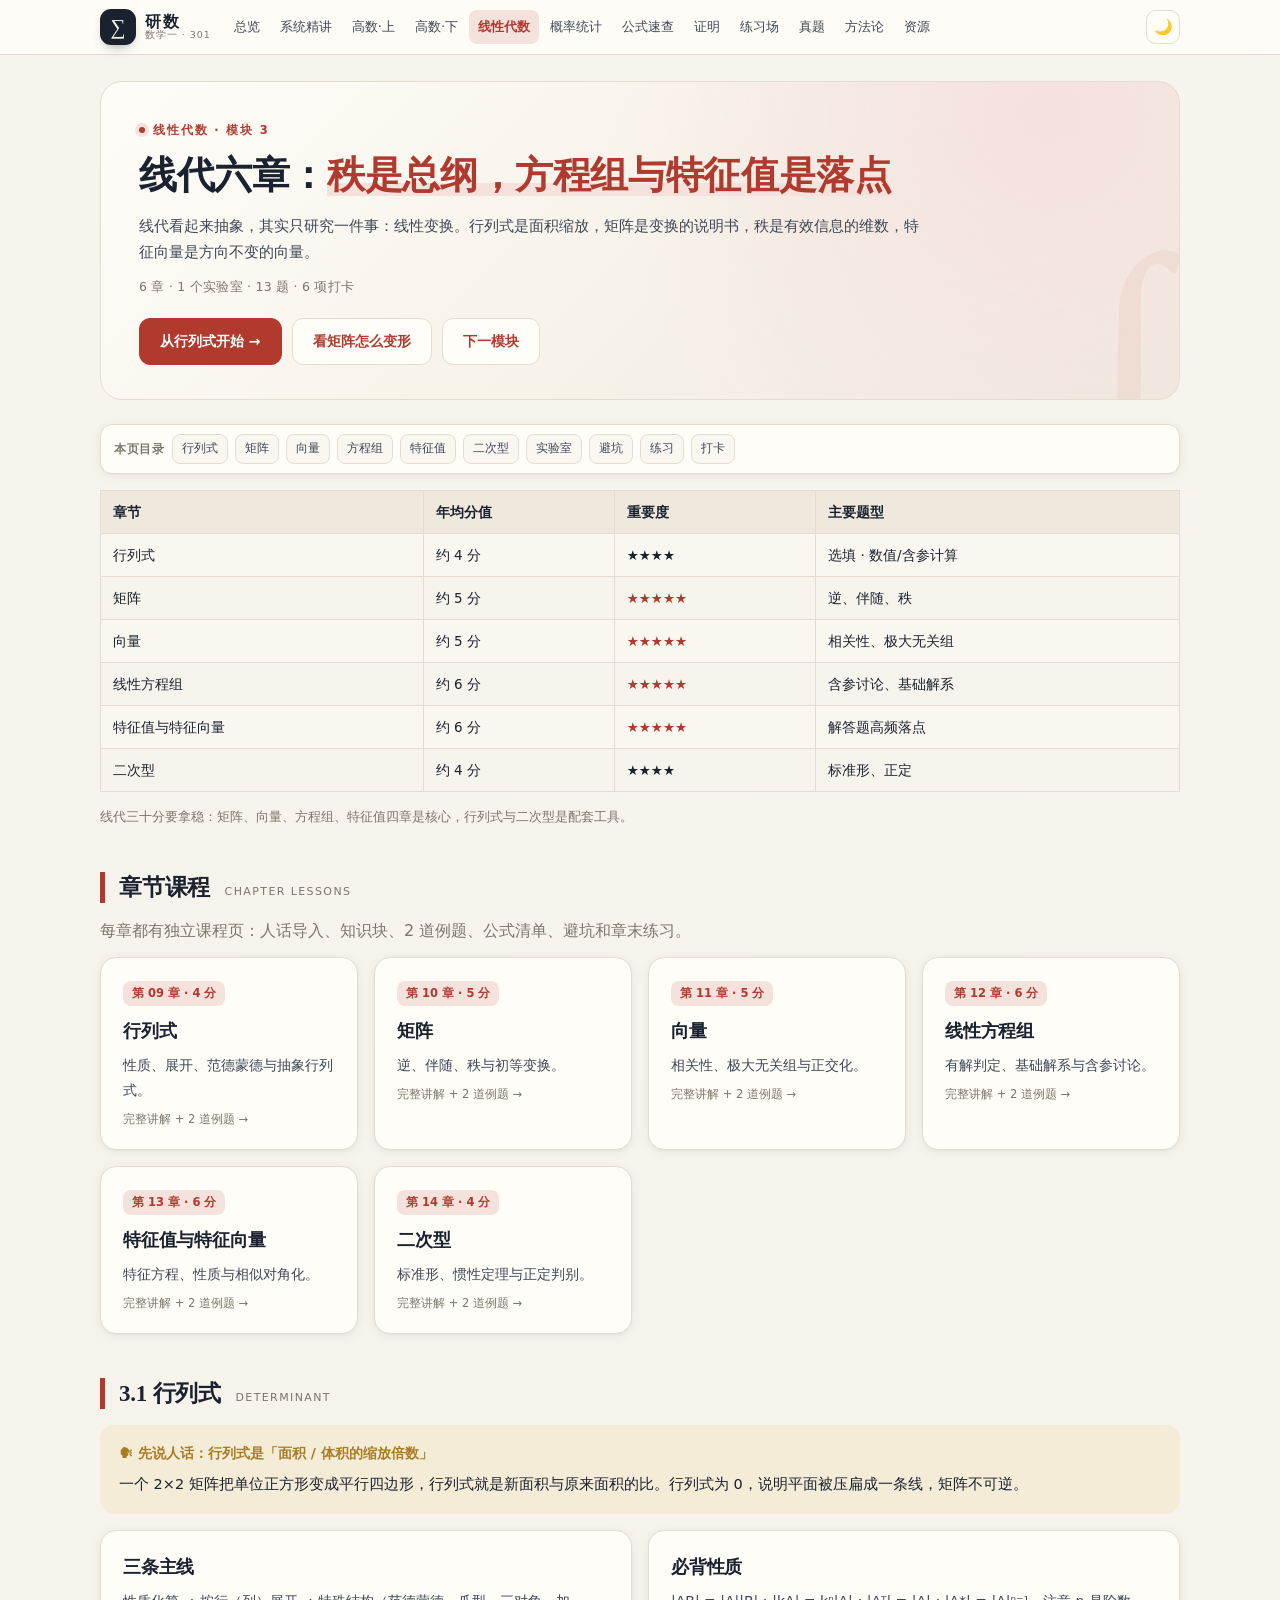
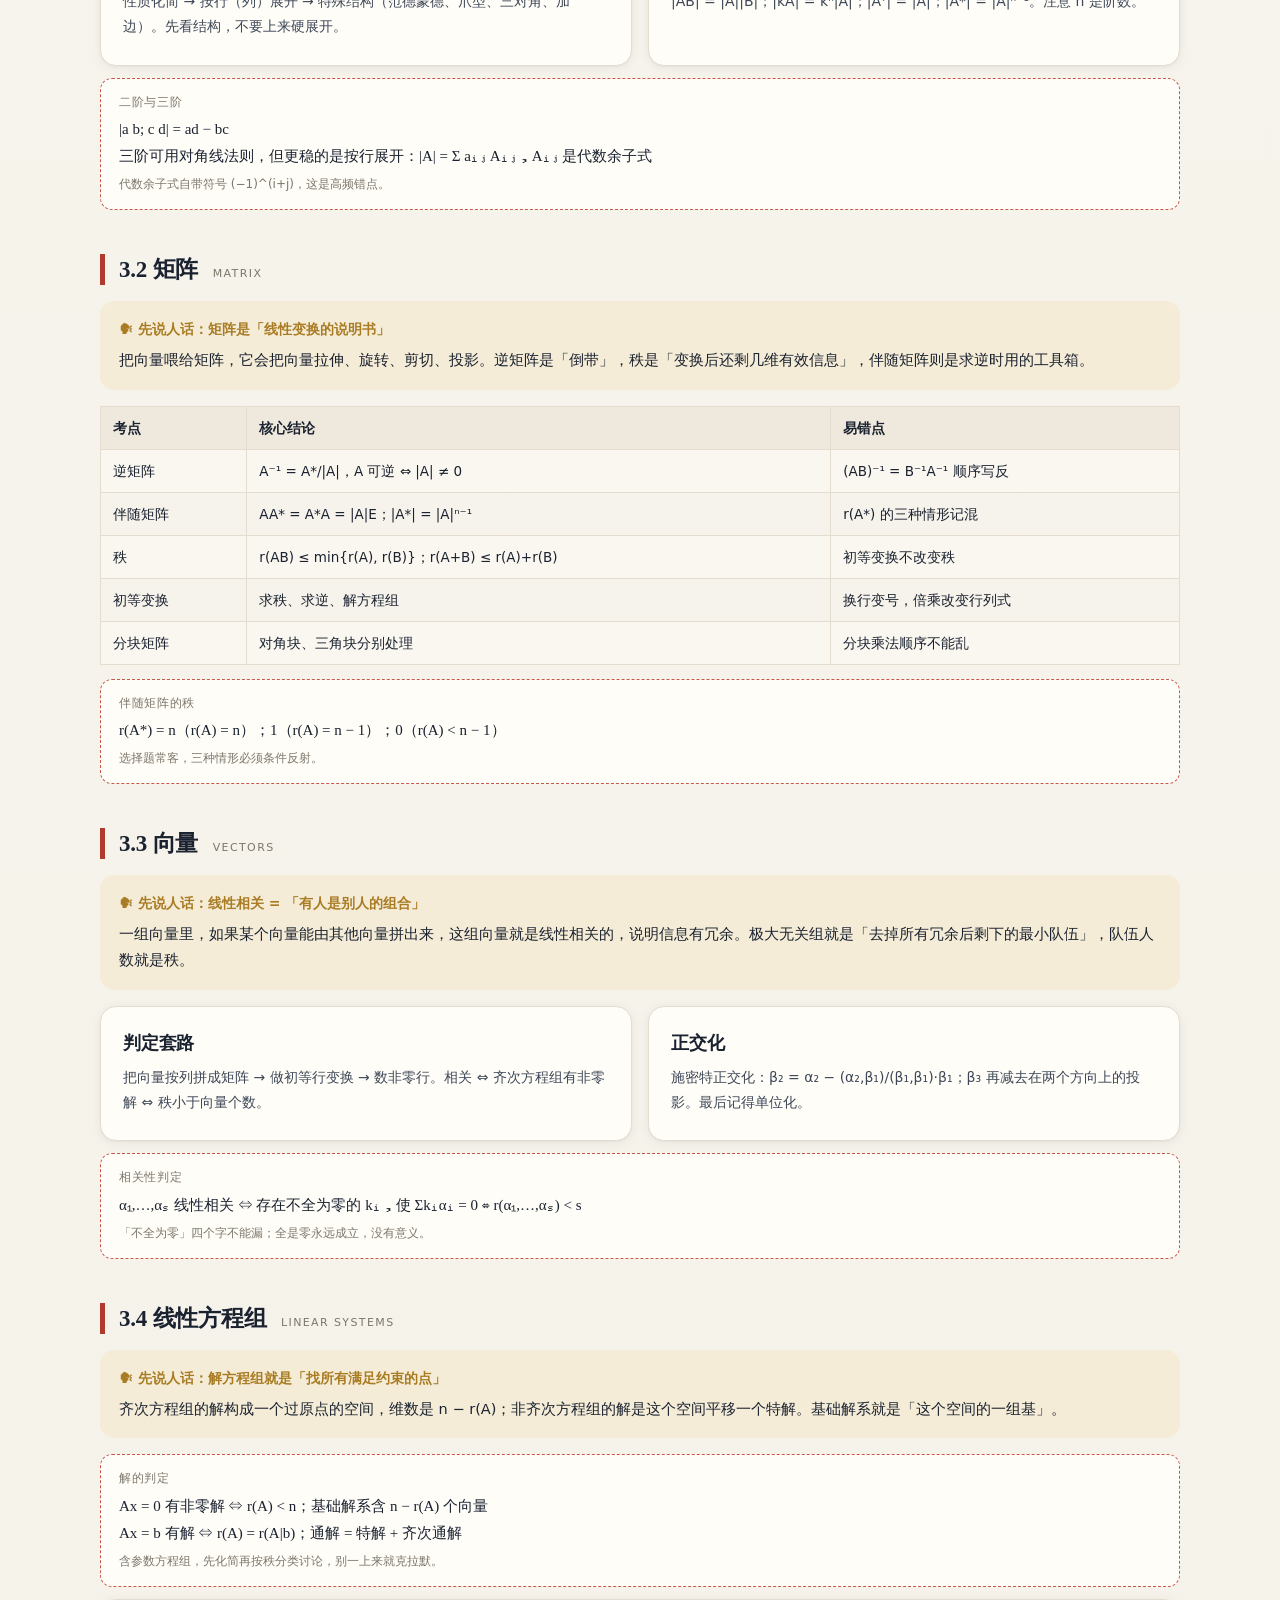
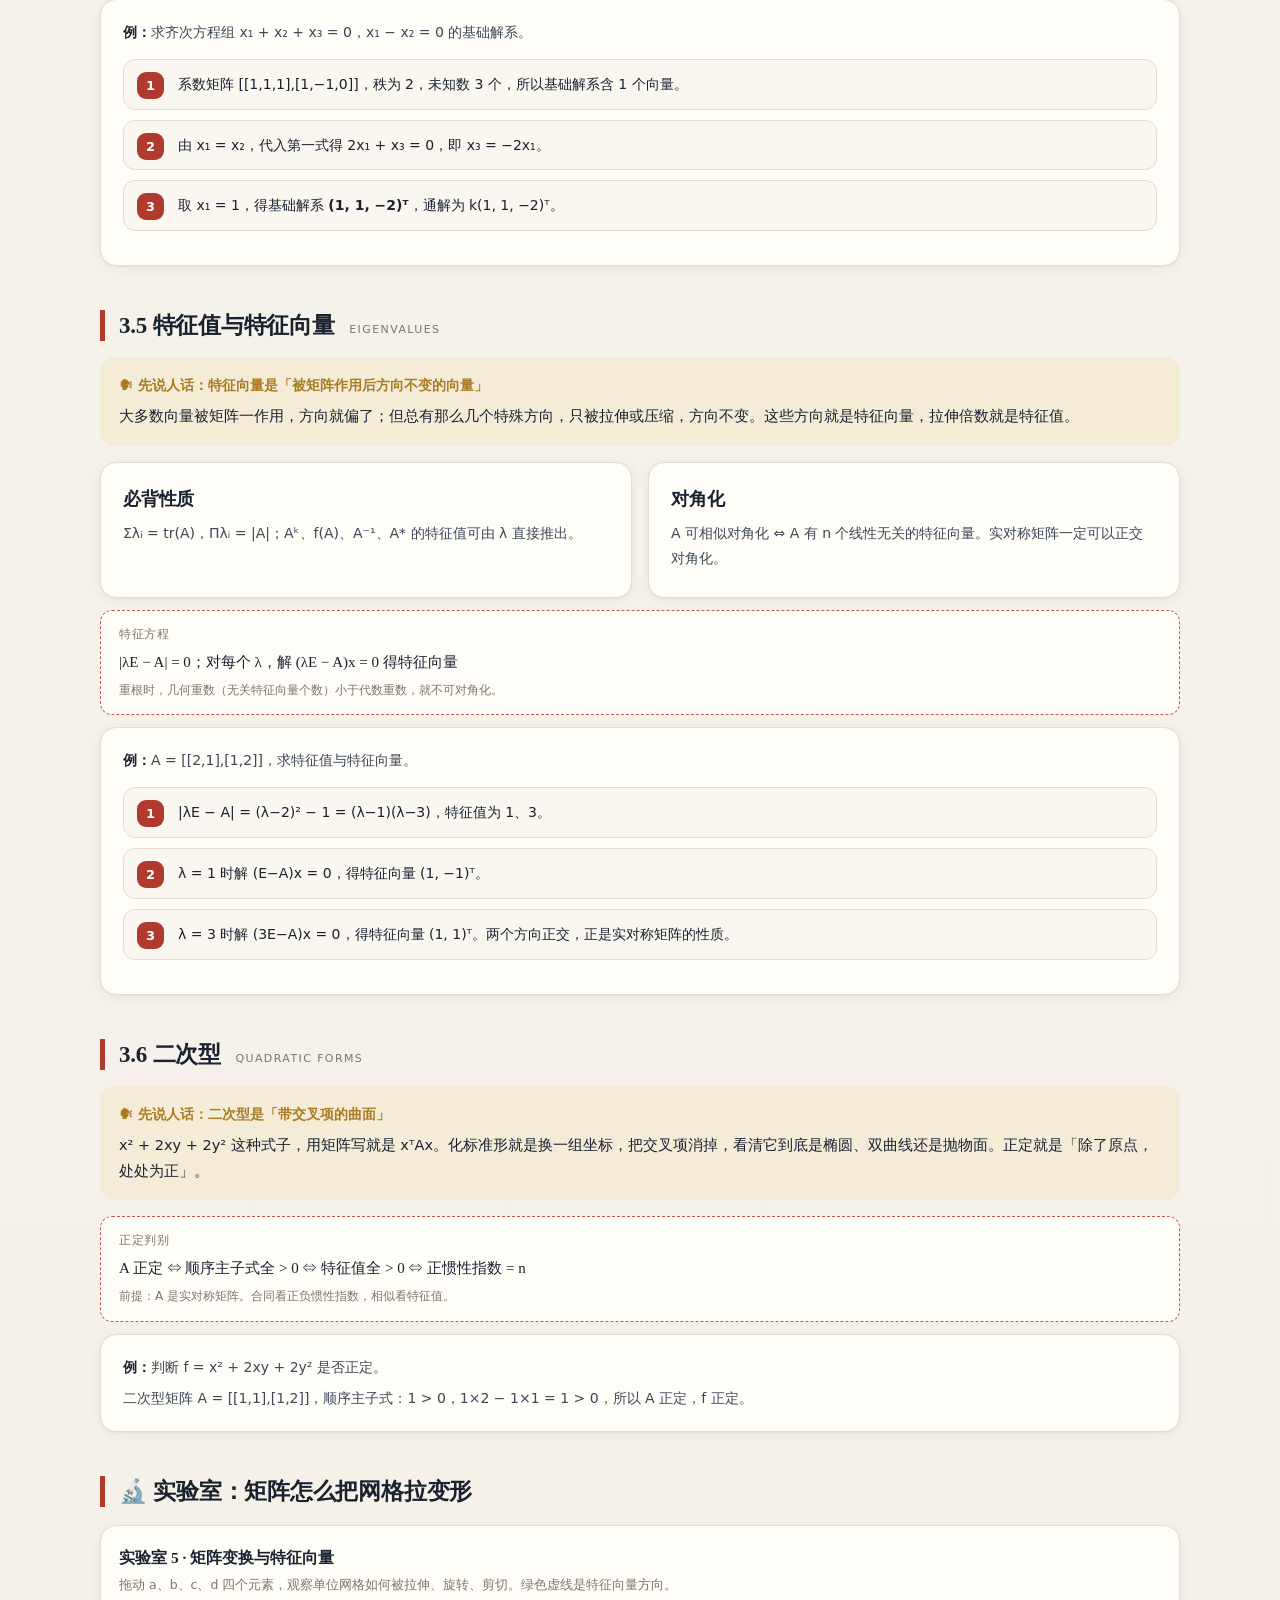
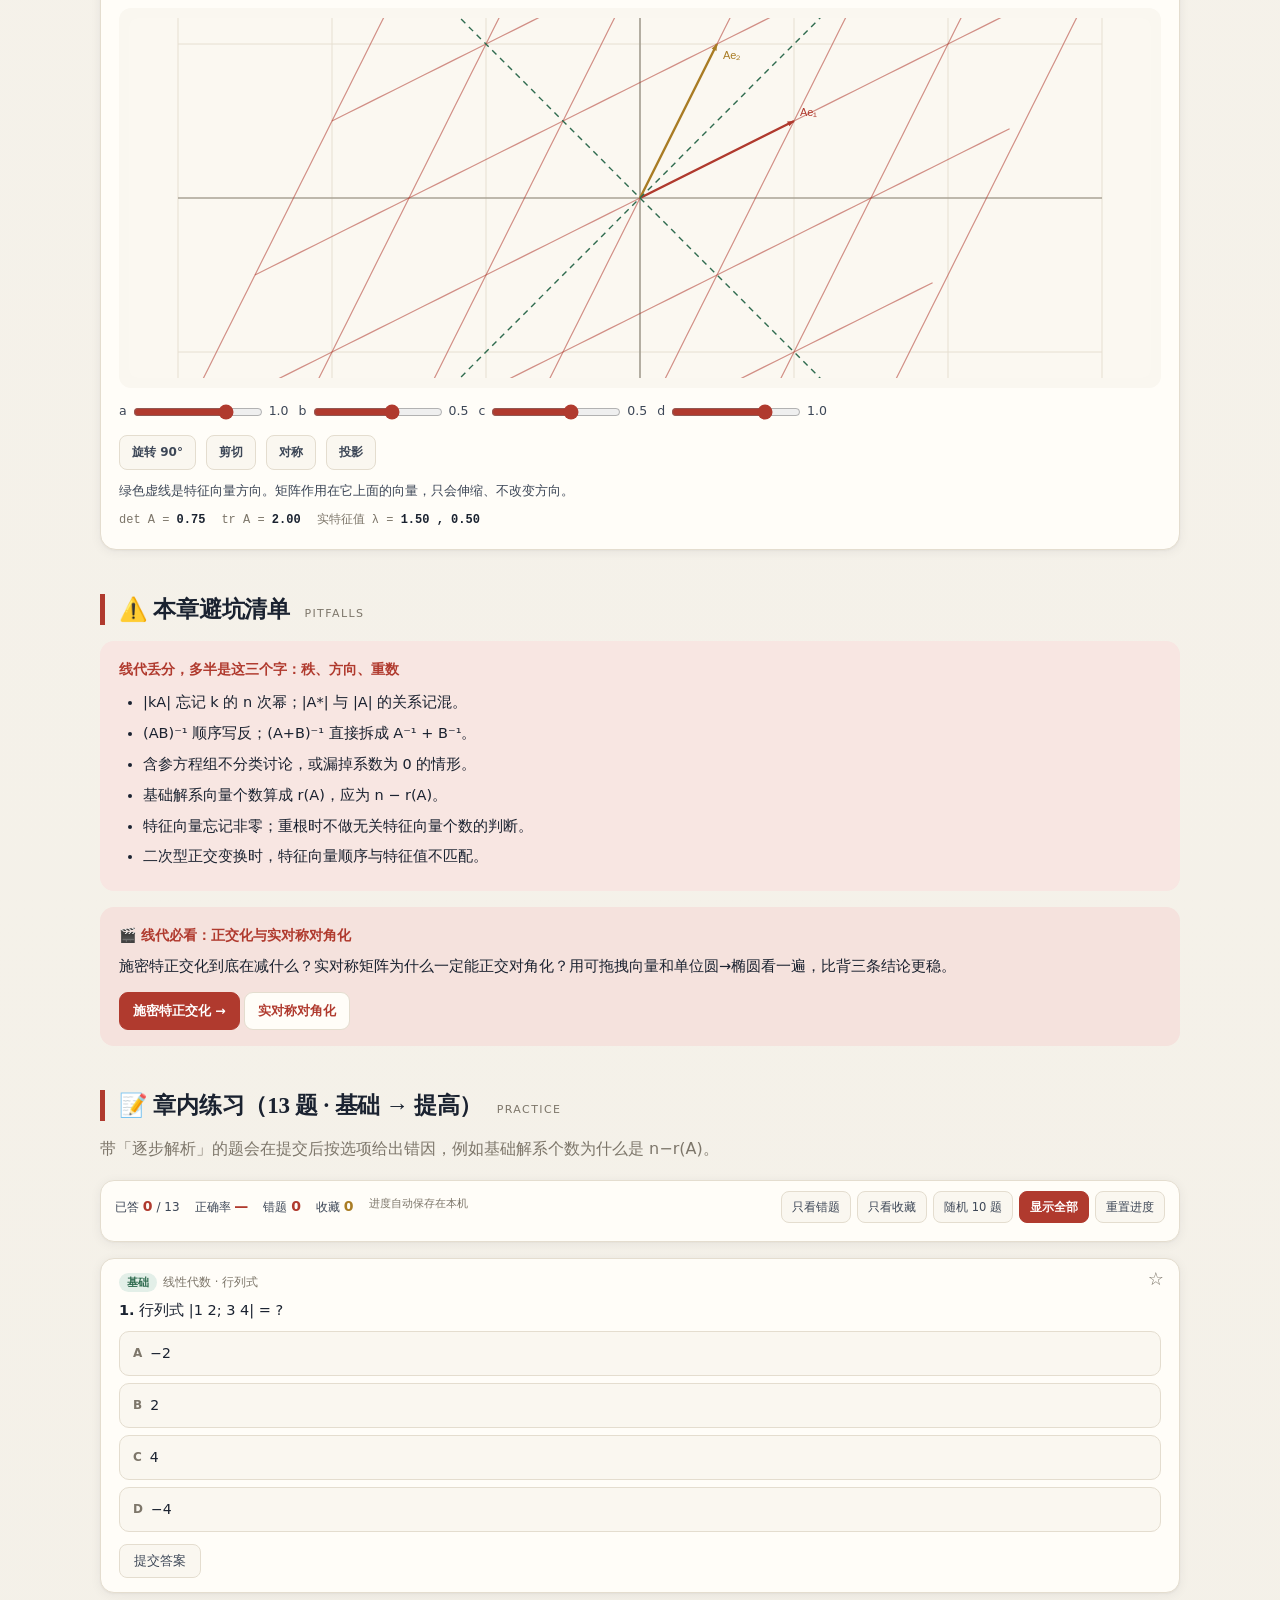
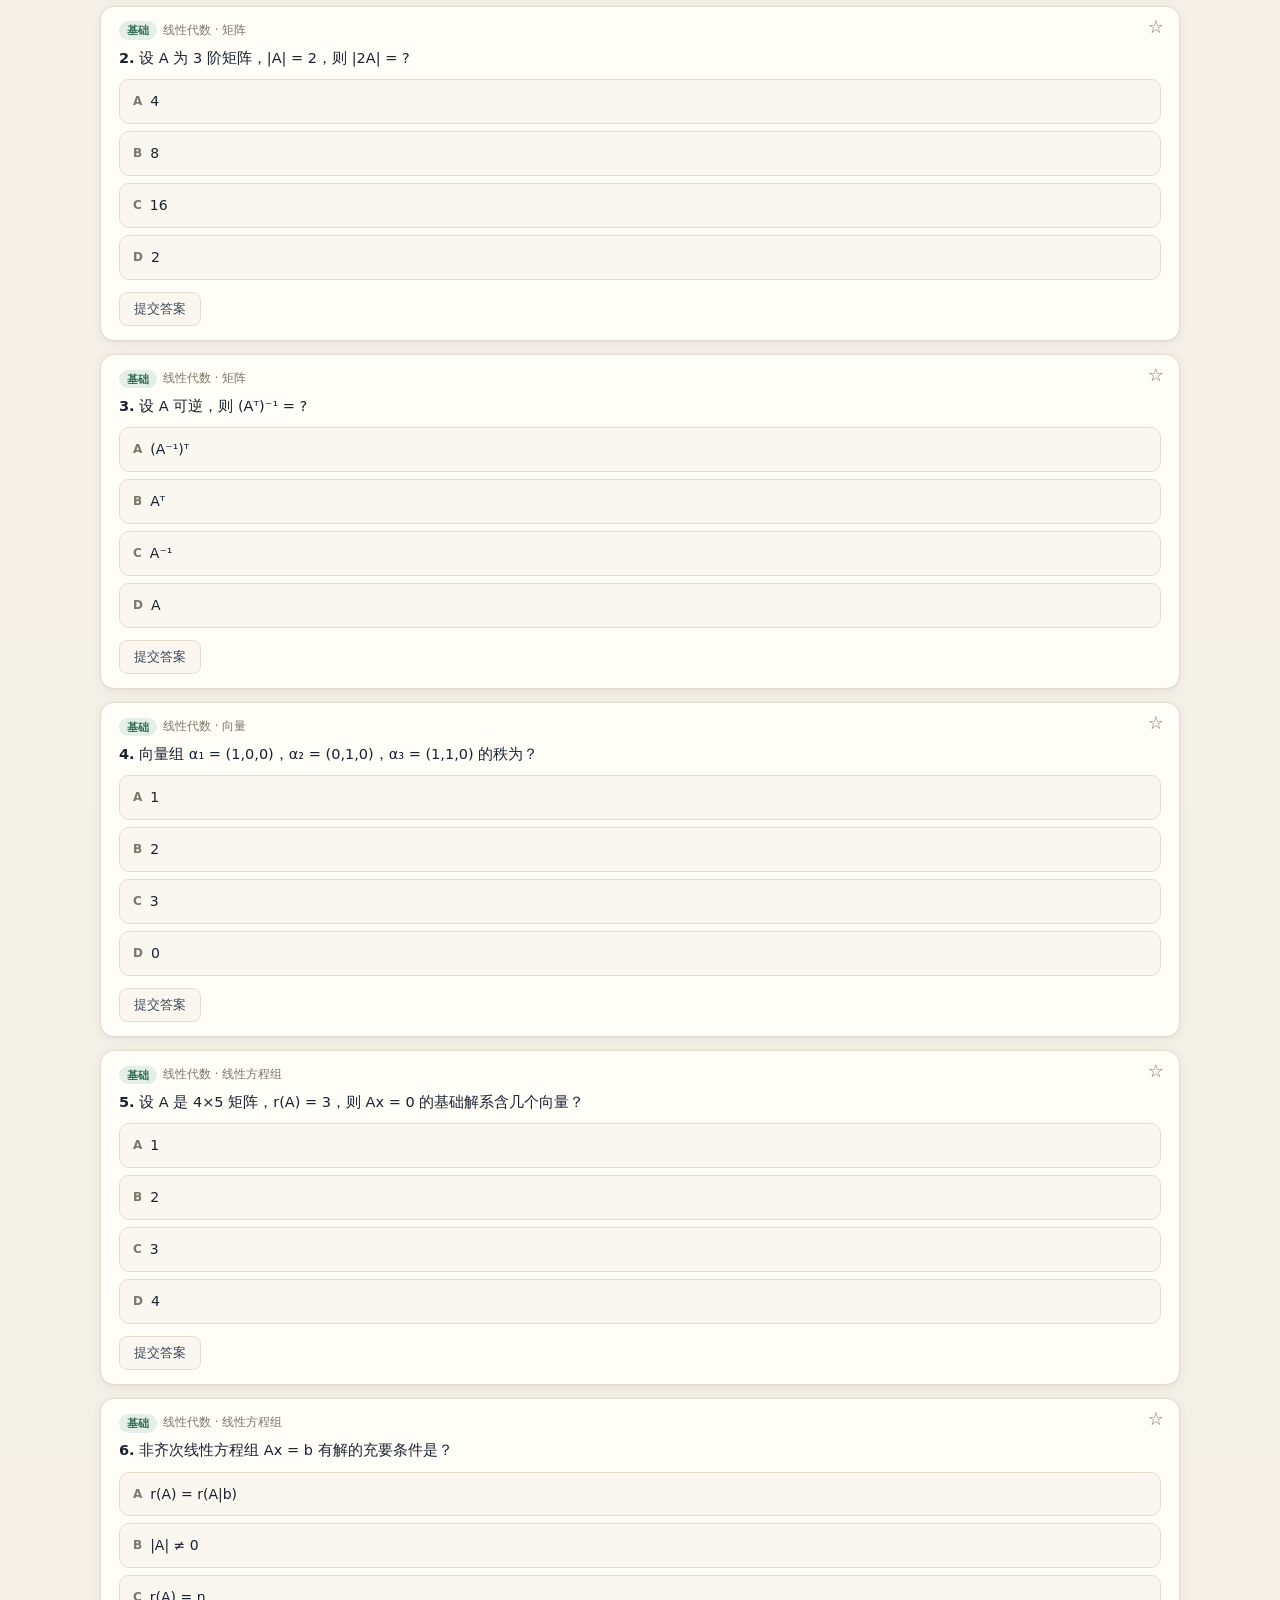
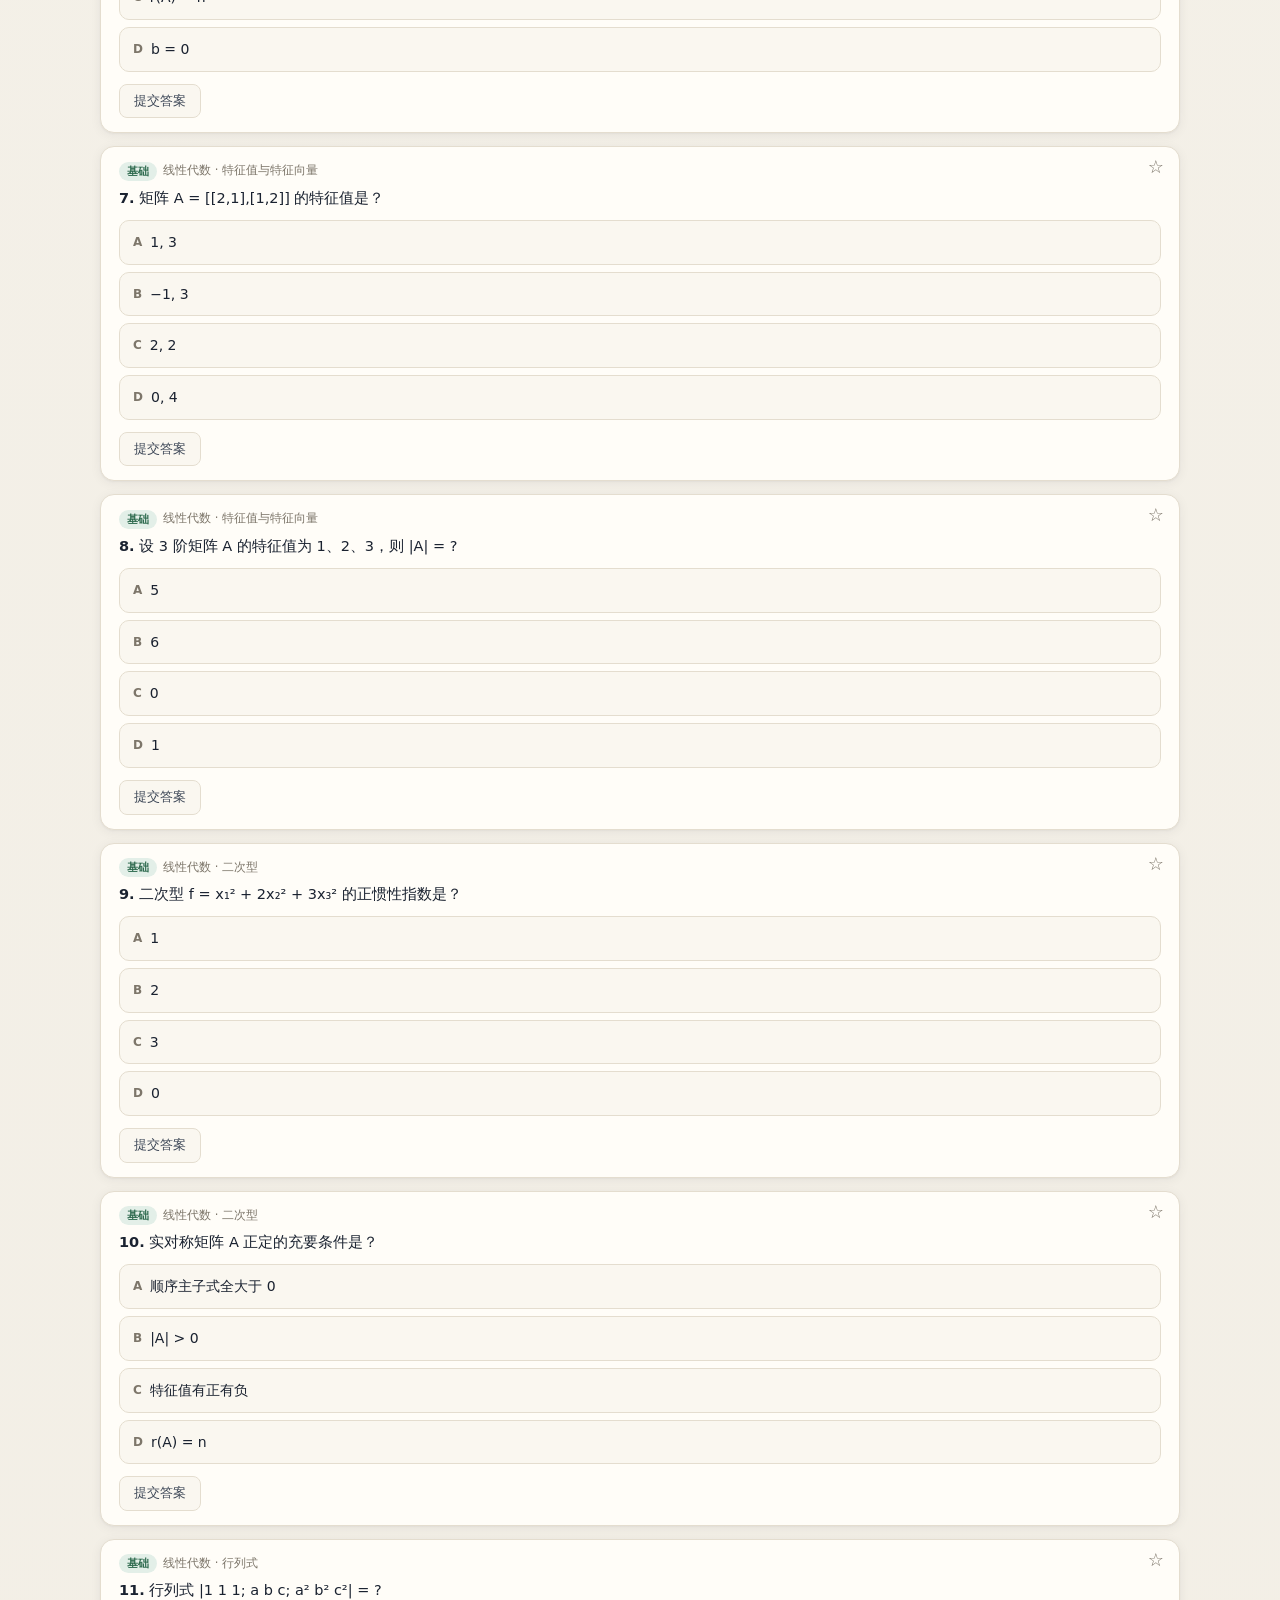
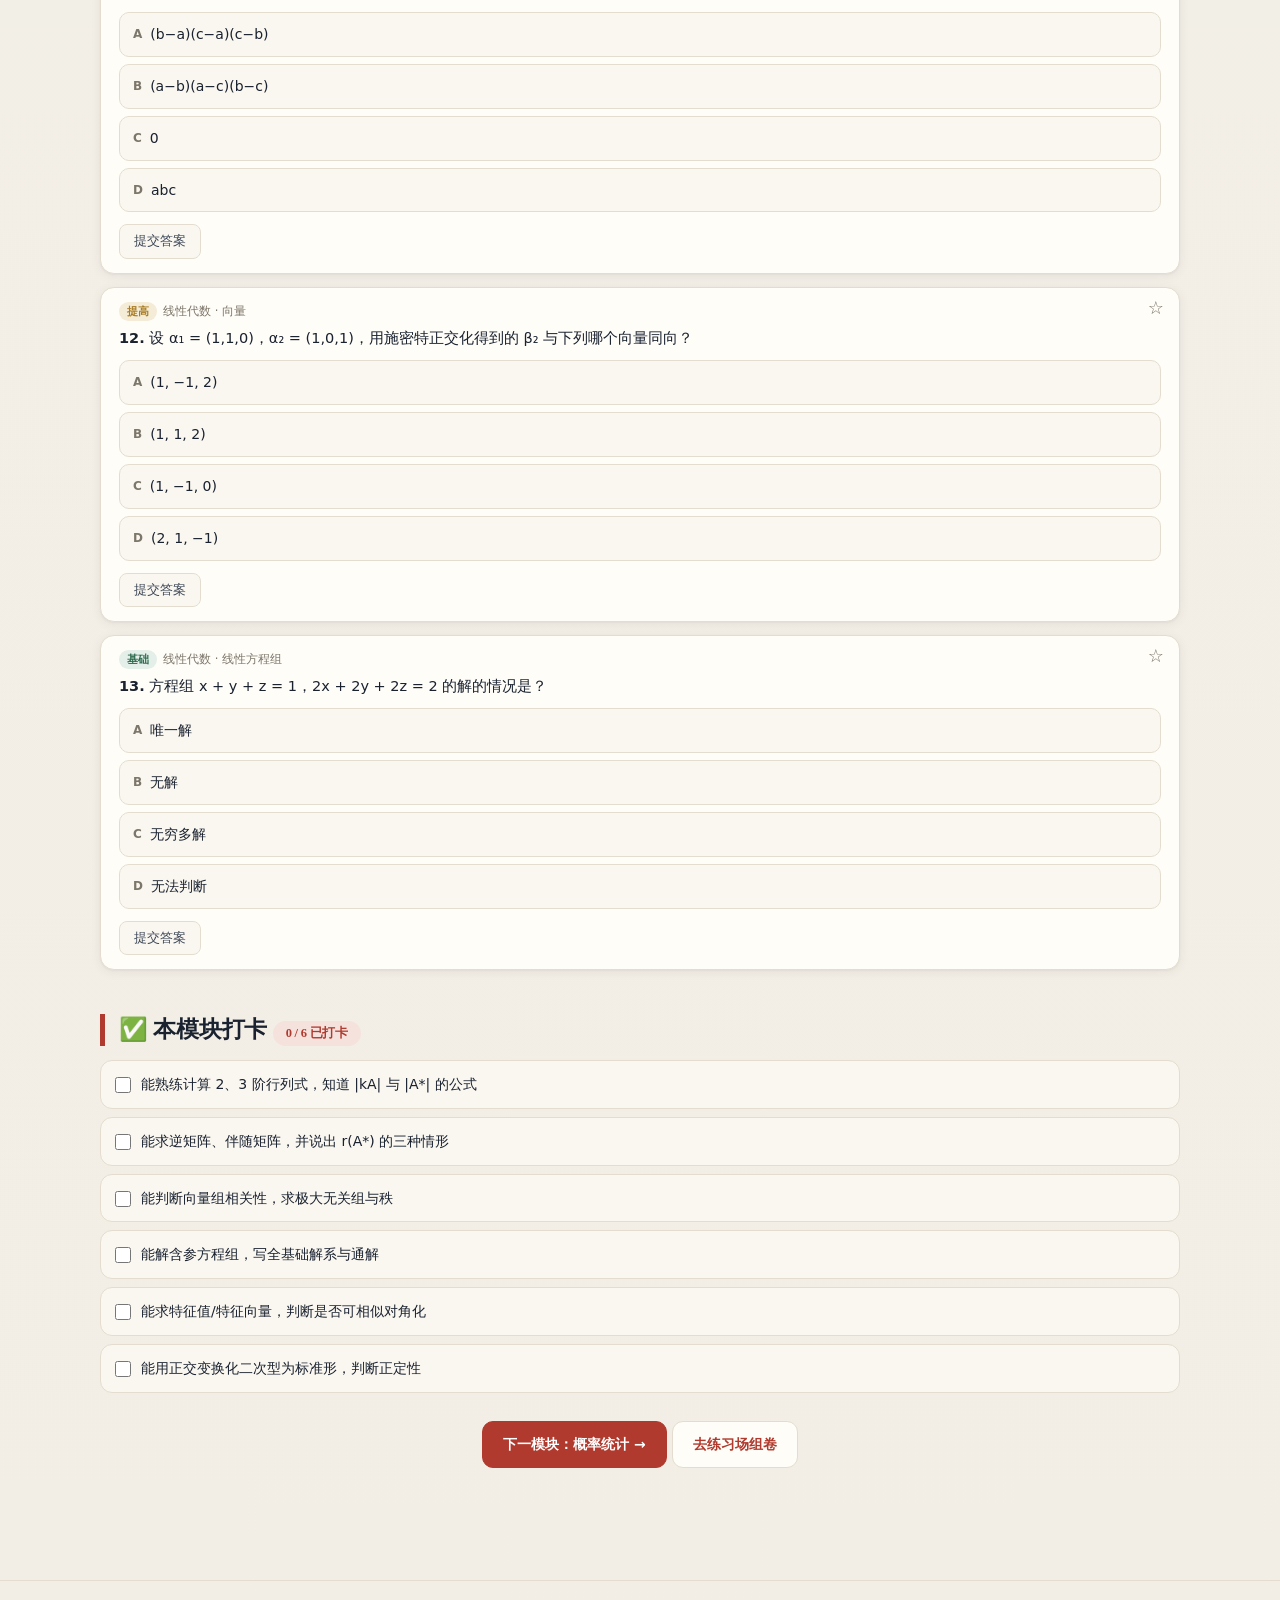
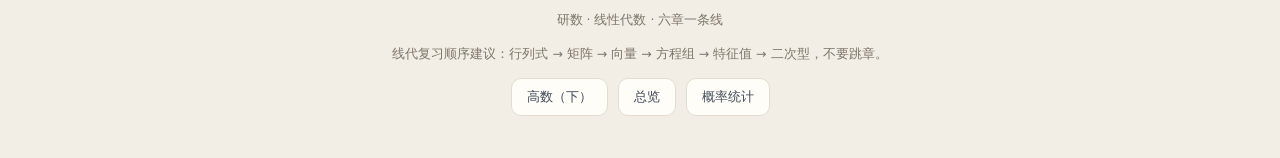
<file: xiandai.html>
<!DOCTYPE html>
<html lang="zh-CN" data-theme="light">
<head>
<meta charset="UTF-8">
<meta name="viewport" content="width=device-width, initial-scale=1.0">
<title>线性代数 · 从行列式到二次型 | 研数</title>
<meta name="description" content="考研数学一线代：行列式、矩阵、向量、方程组、特征值、二次型。含矩阵变换实验室、例题与 13 题分级练习。">
<link rel="icon" href="data:image/svg+xml,%3Csvg xmlns='http://www.w3.org/2000/svg' viewBox='0 0 100 100'%3E%3Crect width='100' height='100' rx='22' fill='%231b2430'/%3E%3Ctext x='50' y='71' font-size='60' text-anchor='middle' fill='%23f6f3ec' font-family='Georgia'%3E%E2%88%91%3C/text%3E%3C/svg%3E">
<link rel="stylesheet" href="assets/style.css">
<script>try{var t=JSON.parse(localStorage.getItem("yanshu.theme")||"null");if(t)document.documentElement.setAttribute("data-theme",t);}catch(e){}</script>
</head>
<body>

<nav class="topbar"><div class="topbar-inner">
  <a class="logo" href="index.html"><span class="logo-mark">∑</span><span class="logo-text"><b>研数</b><small>数学一 · 301</small></span></a>
  <div class="nav-links">
    <a href="index.html">总览</a>
    <a href="lectures.html">系统精讲</a>
    <a href="gaoshu-1.html">高数·上</a>
    <a href="gaoshu-2.html">高数·下</a>
    <a href="xiandai.html">线性代数</a>
    <a href="gailv.html">概率统计</a>
    <a href="formulas.html">公式速查</a>
    <a href="proof.html">证明</a>
    <a href="practice.html">练习场</a>
    <a href="practice.html#real">真题</a>
    <a href="method.html">方法论</a>
    <a href="resources.html">资源</a>
  </div>
  <button class="theme-btn" type="button" title="切换明暗主题" aria-label="切换明暗主题">🌙</button>
</div></nav>

<div class="wrap">
  <header class="hero">
    <p class="eyebrow">线性代数 · 模块 3</p>
    <h1>线代六章：<span class="em">秩是总纲，方程组与特征值是落点</span></h1>
    <p class="lede">线代看起来抽象，其实只研究一件事：线性变换。行列式是面积缩放，矩阵是变换的说明书，秩是有效信息的维数，特征向量是方向不变的向量。</p>
    <p class="tagline">6 章 · 1 个实验室 · 13 题 · 6 项打卡</p>
    <div class="hero-actions">
      <a class="btn" href="#s1">从行列式开始 →</a>
      <a class="btn ghost" href="#lab">看矩阵怎么变形</a>
      <a class="btn ghost" href="gailv.html">下一模块</a>
    </div>
  </header>

  <div class="toc">
    <span class="toc-label">本页目录</span>
    <a href="#s1">行列式</a>
    <a href="#s2">矩阵</a>
    <a href="#s3">向量</a>
    <a href="#s4">方程组</a>
    <a href="#s5">特征值</a>
    <a href="#s6">二次型</a>
    <a href="#lab">实验室</a>
    <a href="#pit">避坑</a>
    <a href="#quiz">练习</a>
    <a href="#ck">打卡</a>
  </div>

  <div class="tbl-wrap">
    <table class="tbl">
      <tr><th>章节</th><th>年均分值</th><th>重要度</th><th>主要题型</th></tr>
      <tr><td>行列式</td><td>约 4 分</td><td>★★★★</td><td>选填 · 数值/含参计算</td></tr>
      <tr><td>矩阵</td><td>约 5 分</td><td class="hl">★★★★★</td><td>逆、伴随、秩</td></tr>
      <tr><td>向量</td><td>约 5 分</td><td class="hl">★★★★★</td><td>相关性、极大无关组</td></tr>
      <tr><td>线性方程组</td><td>约 6 分</td><td class="hl">★★★★★</td><td>含参讨论、基础解系</td></tr>
      <tr><td>特征值与特征向量</td><td>约 6 分</td><td class="hl">★★★★★</td><td>解答题高频落点</td></tr>
      <tr><td>二次型</td><td>约 4 分</td><td>★★★★</td><td>标准形、正定</td></tr>
    </table>
  </div>
  <p class="muted small">线代三十分要拿稳：矩阵、向量、方程组、特征值四章是核心，行列式与二次型是配套工具。</p>

  <h2 class="sec">章节课程 <span class="en">CHAPTER LESSONS</span></h2>
  <p class="muted">每章都有独立课程页：人话导入、知识块、2 道例题、公式清单、避坑和章末练习。</p>
  <div class="grid cols-3">
    <a class="card clickable" href="chapter.html?ch=x1"><span class="ch-num">第 09 章 · 4 分</span><h3>行列式</h3><p>性质、展开、范德蒙德与抽象行列式。</p><div class="ch-wave">完整讲解 + 2 道例题 →</div></a>
    <a class="card clickable" href="chapter.html?ch=x2"><span class="ch-num">第 10 章 · 5 分</span><h3>矩阵</h3><p>逆、伴随、秩与初等变换。</p><div class="ch-wave">完整讲解 + 2 道例题 →</div></a>
    <a class="card clickable" href="chapter.html?ch=x3"><span class="ch-num">第 11 章 · 5 分</span><h3>向量</h3><p>相关性、极大无关组与正交化。</p><div class="ch-wave">完整讲解 + 2 道例题 →</div></a>
    <a class="card clickable" href="chapter.html?ch=x4"><span class="ch-num">第 12 章 · 6 分</span><h3>线性方程组</h3><p>有解判定、基础解系与含参讨论。</p><div class="ch-wave">完整讲解 + 2 道例题 →</div></a>
    <a class="card clickable" href="chapter.html?ch=x5"><span class="ch-num">第 13 章 · 6 分</span><h3>特征值与特征向量</h3><p>特征方程、性质与相似对角化。</p><div class="ch-wave">完整讲解 + 2 道例题 →</div></a>
    <a class="card clickable" href="chapter.html?ch=x6"><span class="ch-num">第 14 章 · 4 分</span><h3>二次型</h3><p>标准形、惯性定理与正定判别。</p><div class="ch-wave">完整讲解 + 2 道例题 →</div></a>
  </div>

  <h2 class="sec" id="s1">3.1 行列式 <span class="en">DETERMINANT</span></h2>
  <div class="callout life">
    <div class="co-title">🗣 先说人话：行列式是「面积 / 体积的缩放倍数」</div>
    <p>一个 2×2 矩阵把单位正方形变成平行四边形，行列式就是新面积与原来面积的比。行列式为 0，说明平面被压扁成一条线，矩阵不可逆。</p>
  </div>
  <div class="grid cols-2">
    <div class="card">
      <h3>三条主线</h3>
      <p>性质化简 → 按行（列）展开 → 特殊结构（范德蒙德、爪型、三对角、加边）。先看结构，不要上来硬展开。</p>
    </div>
    <div class="card">
      <h3>必背性质</h3>
      <p>|AB| = |A||B|；|kA| = kⁿ|A|；|Aᵀ| = |A|；|A*| = |A|ⁿ⁻¹。注意 n 是阶数。</p>
    </div>
  </div>
  <div class="formula">
    <span class="fx-label">二阶与三阶</span>
    |a b; c d| = ad − bc<br>
    三阶可用对角线法则，但更稳的是按行展开：|A| = Σ aᵢⱼ Aᵢⱼ，Aᵢⱼ 是代数余子式
    <span class="small">代数余子式自带符号 (−1)^(i+j)，这是高频错点。</span>
  </div>

  <h2 class="sec" id="s2">3.2 矩阵 <span class="en">MATRIX</span></h2>
  <div class="callout life">
    <div class="co-title">🗣 先说人话：矩阵是「线性变换的说明书」</div>
    <p>把向量喂给矩阵，它会把向量拉伸、旋转、剪切、投影。逆矩阵是「倒带」，秩是「变换后还剩几维有效信息」，伴随矩阵则是求逆时用的工具箱。</p>
  </div>
  <div class="tbl-wrap">
    <table class="tbl">
      <tr><th>考点</th><th>核心结论</th><th>易错点</th></tr>
      <tr><td>逆矩阵</td><td>A⁻¹ = A*/|A|，A 可逆 ⇔ |A| ≠ 0</td><td>(AB)⁻¹ = B⁻¹A⁻¹ 顺序写反</td></tr>
      <tr><td>伴随矩阵</td><td>AA* = A*A = |A|E；|A*| = |A|ⁿ⁻¹</td><td>r(A*) 的三种情形记混</td></tr>
      <tr><td>秩</td><td>r(AB) ≤ min{r(A), r(B)}；r(A+B) ≤ r(A)+r(B)</td><td>初等变换不改变秩</td></tr>
      <tr><td>初等变换</td><td>求秩、求逆、解方程组</td><td>换行变号，倍乘改变行列式</td></tr>
      <tr><td>分块矩阵</td><td>对角块、三角块分别处理</td><td>分块乘法顺序不能乱</td></tr>
    </table>
  </div>
  <div class="formula">
    <span class="fx-label">伴随矩阵的秩</span>
    r(A*) = n（r(A) = n）；1（r(A) = n − 1）；0（r(A) &lt; n − 1）
    <span class="small">选择题常客，三种情形必须条件反射。</span>
  </div>

  <h2 class="sec" id="s3">3.3 向量 <span class="en">VECTORS</span></h2>
  <div class="callout life">
    <div class="co-title">🗣 先说人话：线性相关 = 「有人是别人的组合」</div>
    <p>一组向量里，如果某个向量能由其他向量拼出来，这组向量就是线性相关的，说明信息有冗余。极大无关组就是「去掉所有冗余后剩下的最小队伍」，队伍人数就是秩。</p>
  </div>
  <div class="grid cols-2">
    <div class="card">
      <h3>判定套路</h3>
      <p>把向量按列拼成矩阵 → 做初等行变换 → 数非零行。相关 ⇔ 齐次方程组有非零解 ⇔ 秩小于向量个数。</p>
    </div>
    <div class="card">
      <h3>正交化</h3>
      <p>施密特正交化：β₂ = α₂ − (α₂,β₁)/(β₁,β₁)·β₁；β₃ 再减去在两个方向上的投影。最后记得单位化。</p>
    </div>
  </div>
  <div class="formula">
    <span class="fx-label">相关性判定</span>
    α₁,…,αₛ 线性相关 ⇔ 存在不全为零的 kᵢ，使 Σkᵢαᵢ = 0 ⇔ r(α₁,…,αₛ) &lt; s
    <span class="small">「不全为零」四个字不能漏；全是零永远成立，没有意义。</span>
  </div>

  <h2 class="sec" id="s4">3.4 线性方程组 <span class="en">LINEAR SYSTEMS</span></h2>
  <div class="callout life">
    <div class="co-title">🗣 先说人话：解方程组就是「找所有满足约束的点」</div>
    <p>齐次方程组的解构成一个过原点的空间，维数是 n − r(A)；非齐次方程组的解是这个空间平移一个特解。基础解系就是「这个空间的一组基」。</p>
  </div>
  <div class="formula">
    <span class="fx-label">解的判定</span>
    Ax = 0 有非零解 ⇔ r(A) &lt; n；基础解系含 n − r(A) 个向量<br>
    Ax = b 有解 ⇔ r(A) = r(A|b)；通解 = 特解 + 齐次通解
    <span class="small">含参数方程组，先化简再按秩分类讨论，别一上来就克拉默。</span>
  </div>
  <div class="card">
    <p><b>例：</b>求齐次方程组 x₁ + x₂ + x₃ = 0，x₁ − x₂ = 0 的基础解系。</p>
    <div class="steps">
      <div class="step">系数矩阵 [[1,1,1],[1,−1,0]]，秩为 2，未知数 3 个，所以基础解系含 1 个向量。</div>
      <div class="step">由 x₁ = x₂，代入第一式得 2x₁ + x₃ = 0，即 x₃ = −2x₁。</div>
      <div class="step">取 x₁ = 1，得基础解系 <b>(1, 1, −2)ᵀ</b>，通解为 k(1, 1, −2)ᵀ。</div>
    </div>
  </div>

  <h2 class="sec" id="s5">3.5 特征值与特征向量 <span class="en">EIGENVALUES</span></h2>
  <div class="callout life">
    <div class="co-title">🗣 先说人话：特征向量是「被矩阵作用后方向不变的向量」</div>
    <p>大多数向量被矩阵一作用，方向就偏了；但总有那么几个特殊方向，只被拉伸或压缩，方向不变。这些方向就是特征向量，拉伸倍数就是特征值。</p>
  </div>
  <div class="grid cols-2">
    <div class="card">
      <h3>必背性质</h3>
      <p>Σλᵢ = tr(A)，Πλᵢ = |A|；Aᵏ、f(A)、A⁻¹、A* 的特征值可由 λ 直接推出。</p>
    </div>
    <div class="card">
      <h3>对角化</h3>
      <p>A 可相似对角化 ⇔ A 有 n 个线性无关的特征向量。实对称矩阵一定可以正交对角化。</p>
    </div>
  </div>
  <div class="formula">
    <span class="fx-label">特征方程</span>
    |λE − A| = 0；对每个 λ，解 (λE − A)x = 0 得特征向量
    <span class="small">重根时，几何重数（无关特征向量个数）小于代数重数，就不可对角化。</span>
  </div>
  <div class="card">
    <p><b>例：</b>A = [[2,1],[1,2]]，求特征值与特征向量。</p>
    <div class="steps">
      <div class="step">|λE − A| = (λ−2)² − 1 = (λ−1)(λ−3)，特征值为 1、3。</div>
      <div class="step">λ = 1 时解 (E−A)x = 0，得特征向量 (1, −1)ᵀ。</div>
      <div class="step">λ = 3 时解 (3E−A)x = 0，得特征向量 (1, 1)ᵀ。两个方向正交，正是实对称矩阵的性质。</div>
    </div>
  </div>

  <h2 class="sec" id="s6">3.6 二次型 <span class="en">QUADRATIC FORMS</span></h2>
  <div class="callout life">
    <div class="co-title">🗣 先说人话：二次型是「带交叉项的曲面」</div>
    <p>x² + 2xy + 2y² 这种式子，用矩阵写就是 xᵀAx。化标准形就是换一组坐标，把交叉项消掉，看清它到底是椭圆、双曲线还是抛物面。正定就是「除了原点，处处为正」。</p>
  </div>
  <div class="formula">
    <span class="fx-label">正定判别</span>
    A 正定 ⇔ 顺序主子式全 &gt; 0 ⇔ 特征值全 &gt; 0 ⇔ 正惯性指数 = n
    <span class="small">前提：A 是实对称矩阵。合同看正负惯性指数，相似看特征值。</span>
  </div>
  <div class="card">
    <p><b>例：</b>判断 f = x² + 2xy + 2y² 是否正定。</p>
    <p style="margin-bottom:0">二次型矩阵 A = [[1,1],[1,2]]，顺序主子式：1 &gt; 0，1×2 − 1×1 = 1 &gt; 0，所以 A 正定，f 正定。</p>
  </div>

  <h2 class="sec" id="lab">🔬 实验室：矩阵怎么把网格拉变形</h2>
  <div class="lab" data-lab="matrix">
    <div class="lab-title">实验室 5 · 矩阵变换与特征向量</div>
    <p class="lab-desc">拖动 a、b、c、d 四个元素，观察单位网格如何被拉伸、旋转、剪切。绿色虚线是特征向量方向。</p>
    <div class="lab-stage"><canvas id="labMatrix" height="360"></canvas></div>
    <div class="lab-ctrl">
      <label>a <input id="matA" type="range" min="-2" max="2" step="0.1" value="1"><span id="matAVal">1.0</span></label>
      <label>b <input id="matB" type="range" min="-2" max="2" step="0.1" value="0.5"><span id="matBVal">0.5</span></label>
      <label>c <input id="matC" type="range" min="-2" max="2" step="0.1" value="0.5"><span id="matCVal">0.5</span></label>
      <label>d <input id="matD" type="range" min="-2" max="2" step="0.1" value="1"><span id="matDVal">1.0</span></label>
    </div>
    <div class="lab-ctrl">
      <button class="ghost" data-preset="0,-1,1,0" type="button">旋转 90°</button>
      <button class="ghost" data-preset="1,1,0,1" type="button">剪切</button>
      <button class="ghost" data-preset="1,0,0,-1" type="button">对称</button>
      <button class="ghost" data-preset="1,0,0,0" type="button">投影</button>
    </div>
    <div class="lab-note" id="matNote"></div>
    <div class="lab-read" id="matRead"></div>
  </div>

  <h2 class="sec" id="pit">⚠️ 本章避坑清单 <span class="en">PITFALLS</span></h2>
  <div class="callout warn">
    <div class="co-title">线代丢分，多半是这三个字：秩、方向、重数</div>
    <ul style="margin-bottom:0">
      <li>|kA| 忘记 k 的 n 次幂；|A*| 与 |A| 的关系记混。</li>
      <li>(AB)⁻¹ 顺序写反；(A+B)⁻¹ 直接拆成 A⁻¹ + B⁻¹。</li>
      <li>含参方程组不分类讨论，或漏掉系数为 0 的情形。</li>
      <li>基础解系向量个数算成 r(A)，应为 n − r(A)。</li>
      <li>特征向量忘记非零；重根时不做无关特征向量个数的判断。</li>
      <li>二次型正交变换时，特征向量顺序与特征值不匹配。</li>
    </ul>
  </div>

  <div class="callout exam">
    <div class="co-title">🎬 线代必看：正交化与实对称对角化</div>
    <p>施密特正交化到底在减什么？实对称矩阵为什么一定能正交对角化？用可拖拽向量和单位圆→椭圆看一遍，比背三条结论更稳。</p>
    <p style="margin-bottom:0">
      <a class="btn sm" href="proof.html?p=schmidt">施密特正交化 →</a>
      <a class="btn ghost sm" href="proof.html?p=symmetric">实对称对角化</a>
    </p>
  </div>

  <h2 class="sec" id="quiz">📝 章内练习（13 题 · 基础 → 提高） <span class="en">PRACTICE</span></h2>
  <p class="muted">带「逐步解析」的题会在提交后按选项给出错因，例如基础解系个数为什么是 n−r(A)。</p>
  <div data-quiz data-chapters="x1,x2,x3,x4,x5,x6"></div>

  <h2 class="sec" id="ck">✅ 本模块打卡 <span class="progress-pill" data-ck-page>0 / 6 已打卡</span></h2>
  <div class="checklist">
    <label class="check-item" data-ck="xd-1"><input type="checkbox"><span>能熟练计算 2、3 阶行列式，知道 |kA| 与 |A*| 的公式</span></label>
    <label class="check-item" data-ck="xd-2"><input type="checkbox"><span>能求逆矩阵、伴随矩阵，并说出 r(A*) 的三种情形</span></label>
    <label class="check-item" data-ck="xd-3"><input type="checkbox"><span>能判断向量组相关性，求极大无关组与秩</span></label>
    <label class="check-item" data-ck="xd-4"><input type="checkbox"><span>能解含参方程组，写全基础解系与通解</span></label>
    <label class="check-item" data-ck="xd-5"><input type="checkbox"><span>能求特征值/特征向量，判断是否可相似对角化</span></label>
    <label class="check-item" data-ck="xd-6"><input type="checkbox"><span>能用正交变换化二次型为标准形，判断正定性</span></label>
  </div>

  <p class="center" style="margin-top:28px">
    <a class="btn" href="gailv.html">下一模块：概率统计 →</a>
    <a class="btn ghost" href="practice.html">去练习场组卷</a>
  </p>
</div>

<footer>
  <div class="footer-inner">
    <p>研数 · 线性代数 · 六章一条线</p>
    <p class="small">线代复习顺序建议：行列式 → 矩阵 → 向量 → 方程组 → 特征值 → 二次型，不要跳章。</p>
    <div class="pagers"><a href="gaoshu-2.html">高数（下）</a><a href="index.html">总览</a><a href="gailv.html">概率统计</a></div>
  </div>
</footer>

<script src="assets/bank.js"></script>
<script src="assets/labs.js"></script>
<script src="assets/solution-data.js"></script>
<script src="assets/solution-why.js"></script>
<script src="assets/solution-coach.js"></script>
<script src="assets/app.js"></script>
</body>
</html>
</file>
<file: assets/style.css>
/* 研数 · 考研数学一学习站 · 设计系统（纸张朱红 + 暗色主题） */
:root{
  --bg:#f6f3ec;
  --bg-soft:#efe9dd;
  --card:#fffdf8;
  --card-2:#faf7f0;
  --ink:#1a2230;
  --ink-2:#3d4757;
  --ink-3:#7d766a;
  --line:#e4ddcf;
  --brand:#b03a2e;
  --brand-2:#c8574a;
  --brand-soft:#f5e2dd;
  --accent:#a97c24;
  --accent-soft:#f5ecd7;
  --blue:#1f4e6b;
  --blue-soft:#e4eef5;
  --green:#2f6b4f;
  --green-soft:#e3efe8;
  --red:#b03a2e;
  --red-soft:#f8e6e2;
  --violet:#5b4b8a;
  --violet-soft:#ece8f6;
  --shadow:0 2px 12px rgba(26,34,48,.06),0 1px 2px rgba(26,34,48,.04);
  --code-bg:#f0ece2;
  --font-serif:"Noto Serif SC","Source Han Serif SC","Songti SC","STSong",Georgia,serif;
  --font-sans:"PingFang SC","Hiragino Sans GB","Microsoft YaHei",system-ui,sans-serif;
  --font-mono:"SFMono-Regular",Consolas,"Liberation Mono",monospace;
}
[data-theme="dark"]{
  --bg:#11161d;
  --bg-soft:#18202a;
  --card:#1a222d;
  --card-2:#202a36;
  --ink:#f0ece3;
  --ink-2:#c3bdb1;
  --ink-3:#8b8578;
  --line:#2d3742;
  --brand:#e0776a;
  --brand-2:#f09486;
  --brand-soft:#3a2320;
  --accent:#e0b45c;
  --accent-soft:#3a2f18;
  --blue:#7fb4d1;
  --blue-soft:#1c303d;
  --green:#7fc39f;
  --green-soft:#1b3227;
  --red:#e0776a;
  --red-soft:#3a2320;
  --violet:#b3a4e0;
  --violet-soft:#2a2440;
  --shadow:0 2px 14px rgba(0,0,0,.4);
  --code-bg:#222b36;
}
*{box-sizing:border-box;margin:0;padding:0}
[hidden]{display:none!important}
html{scroll-behavior:smooth;scroll-padding-top:118px}
body{
  font-family:var(--font-sans);
  color:var(--ink);
  line-height:1.78;
  font-size:16px;
  background:
    radial-gradient(900px 420px at 88% -6%,rgba(255,253,248,.9) 0%,rgba(255,253,248,0) 62%),
    linear-gradient(180deg,#f7f4ed 0%,#f2eee5 100%);
  transition:background .25s,color .25s;
  -webkit-font-smoothing:antialiased;
}
[data-theme="dark"] body{
  background:
    radial-gradient(900px 420px at 88% -6%,rgba(45,55,66,.5) 0%,rgba(17,22,29,0) 60%),
    linear-gradient(180deg,#11161d 0%,#0e1319 100%);
}
a{color:var(--brand);text-decoration:none}
a:hover{text-decoration:underline}
button{font:inherit;color:inherit;background:none;border:none;cursor:pointer}
input,select,textarea{font:inherit;color:inherit}
img,svg,canvas{display:block;max-width:100%}
::selection{background:var(--brand-soft);color:var(--brand)}
:focus-visible{outline:2px solid var(--brand);outline-offset:3px;border-radius:4px}
h1,h2,h3,.serif{font-family:var(--font-serif);font-weight:600;letter-spacing:-.01em}

/* ── 顶栏 ── */
.topbar{
  position:sticky;top:0;z-index:60;
  background:color-mix(in srgb,var(--card) 88%,transparent);
  backdrop-filter:blur(14px);
  border-bottom:1px solid var(--line);
}
.topbar-inner{max-width:1120px;margin:0 auto;padding:9px 20px;display:flex;align-items:center;gap:14px;flex-wrap:wrap}
.logo{display:flex;align-items:center;gap:9px;color:var(--ink);white-space:nowrap;flex:none}
.logo:hover{text-decoration:none}
.logo-mark{width:36px;height:36px;border-radius:11px;background:var(--ink);color:var(--bg);display:grid;place-items:center;font-family:var(--font-serif);font-size:21px;line-height:1;box-shadow:0 6px 14px -8px rgba(26,34,48,.7)}
.logo-text{display:flex;flex-direction:column;line-height:1.15}
.logo-text b{font-size:15.5px;letter-spacing:.1em;font-family:var(--font-serif)}
.logo-text small{font-size:9.5px;color:var(--ink-3);letter-spacing:.1em}
.nav-links{display:flex;gap:2px;flex:1;flex-wrap:wrap}
.nav-links a{padding:5px 9px;border-radius:8px;color:var(--ink-2);font-size:13px;white-space:nowrap;transition:.15s}
.nav-links a:hover{background:var(--brand-soft);color:var(--brand);text-decoration:none}
.nav-links a.active{background:var(--brand-soft);color:var(--brand);font-weight:700}
.theme-btn{
  border:1px solid var(--line);background:var(--card);color:var(--ink-2);
  width:34px;height:34px;border-radius:10px;font-size:15px;flex:none;
  transition:transform .15s,border-color .15s;
}
.theme-btn:hover{transform:scale(1.06);border-color:var(--brand)}

/* ── 布局 ── */
.wrap{max-width:1120px;margin:0 auto;padding:26px 20px 60px}
.hero{
  position:relative;overflow:hidden;
  background:radial-gradient(circle at 88% 10%,var(--brand-soft) 0,transparent 44%),linear-gradient(135deg,var(--card),var(--bg-soft));
  border:1px solid var(--line);border-radius:22px;
  padding:38px 38px 34px;margin-bottom:24px;
}
.hero::after{
  content:"∫";position:absolute;right:12px;bottom:-88px;
  font-family:var(--font-serif);font-size:270px;line-height:1;
  color:var(--brand);opacity:.055;pointer-events:none;
}
.eyebrow{font-size:11.5px;letter-spacing:.16em;color:var(--brand);font-weight:700;margin-bottom:10px;display:flex;align-items:center;gap:8px}
.eyebrow::before{content:"";width:6px;height:6px;border-radius:50%;background:var(--brand);box-shadow:0 0 0 4px var(--brand-soft)}
.hero h1{font-size:clamp(27px,3.6vw,38px);line-height:1.32;margin-bottom:12px}
.hero h1 .em{color:var(--brand);background:linear-gradient(transparent 68%,var(--brand-soft) 68%)}
.hero .lede{color:var(--ink-2);max-width:780px;font-size:15px;margin-bottom:10px}
.hero .tagline{color:var(--ink-3);font-size:12.5px;letter-spacing:.02em}
.hero-actions{display:flex;gap:10px;flex-wrap:wrap;margin-top:20px;position:relative;z-index:1}
.btn{
  display:inline-flex;align-items:center;justify-content:center;gap:6px;
  background:var(--brand);color:#fff;border:1px solid var(--brand);
  padding:10px 20px;border-radius:11px;font-size:14px;font-weight:700;
  transition:transform .12s,box-shadow .12s,background .12s;
}
.btn:hover{text-decoration:none;transform:translateY(-2px);box-shadow:0 10px 24px -14px rgba(176,58,46,.8)}
.btn.ghost{background:var(--card);color:var(--brand);border-color:var(--line)}
.btn.ghost:hover{box-shadow:var(--shadow)}
.btn.sm{padding:7px 13px;font-size:12.5px;border-radius:9px}

h2.sec{font-size:23px;margin:44px 0 14px;padding-left:14px;border-left:5px solid var(--brand);line-height:1.35;scroll-margin-top:118px}
h2.sec .en{font-size:11px;color:var(--ink-3);font-weight:500;margin-left:9px;letter-spacing:1.4px;font-family:var(--font-sans)}
h3.sub{font-size:18.5px;margin:28px 0 9px;display:flex;align-items:center;gap:8px;scroll-margin-top:118px}
h4.mini{font-size:15.5px;margin:18px 0 7px}
p{margin-bottom:12px}
ul,ol{margin:8px 0 14px 24px}
li{margin-bottom:5px}
.muted{color:var(--ink-3)}
.small{font-size:12.5px}
.center{text-align:center}
b,strong{color:var(--ink)}
code.inline{background:var(--code-bg);border-radius:6px;padding:1px 7px;font-family:var(--font-mono);font-size:13px;color:var(--brand)}
pre.code{background:var(--code-bg);border:1px solid var(--line);border-radius:12px;padding:14px 18px;overflow-x:auto;font-size:13px;line-height:1.7;font-family:var(--font-mono);margin:12px 0}

/* ── 卡片与网格 ── */
.grid{display:grid;gap:16px}
.grid.cols-2{grid-template-columns:repeat(auto-fit,minmax(320px,1fr))}
.grid.cols-3{grid-template-columns:repeat(auto-fit,minmax(240px,1fr))}
.grid.cols-4{grid-template-columns:repeat(auto-fit,minmax(190px,1fr))}
.card{background:var(--card);border:1px solid var(--line);border-radius:16px;padding:20px 22px;box-shadow:var(--shadow)}
.card.clickable{transition:transform .15s,box-shadow .15s,border-color .15s;display:block;color:inherit}
.card.clickable:hover{transform:translateY(-3px);text-decoration:none;box-shadow:0 14px 34px -26px rgba(26,34,48,.55);border-color:var(--brand-2)}
.card h3{font-size:18px;margin-bottom:6px}
.card p{color:var(--ink-2);font-size:14px;margin-bottom:6px}
.card .ch-num{font-size:11.5px;font-weight:700;color:var(--brand);background:var(--brand-soft);border-radius:8px;padding:2px 9px;display:inline-block;margin-bottom:9px}
.card .ch-wave{font-size:11.5px;color:var(--ink-3);margin-top:6px}
.chips{display:flex;flex-wrap:wrap;gap:6px;margin-top:10px}
.chip{font-size:11.5px;color:var(--ink-2);background:var(--bg-soft);border:1px solid var(--line);border-radius:999px;padding:2px 9px}
.chip.hot{background:var(--accent-soft);border-color:transparent;color:var(--accent);font-weight:700}
.chip.new{background:var(--brand-soft);border-color:transparent;color:var(--brand);font-weight:700}

/* 统计条 */
.stat-row{display:grid;grid-template-columns:repeat(auto-fit,minmax(140px,1fr));gap:12px;margin:22px 0 6px}
.stat{background:var(--card);border:1px solid var(--line);border-radius:14px;padding:14px 16px;text-align:center}
.stat b{display:block;font-family:var(--font-serif);font-size:25px;color:var(--brand);line-height:1.3;font-variant-numeric:tabular-nums}
.stat span{font-size:12px;color:var(--ink-3)}

/* 终端装饰 */
.term{background:#151d28;color:#e9e4d8;border-radius:16px;border:1px solid #2a3746;box-shadow:var(--shadow);overflow:hidden;font-family:var(--font-mono);align-self:start}
.term-bar{display:flex;gap:6px;padding:10px 14px;background:#1b2532;border-bottom:1px solid #2a3746}
.term-bar i{width:10px;height:10px;border-radius:50%;background:#e0776a}
.term-bar i:nth-child(2){background:#e0b45c}
.term-bar i:nth-child(3){background:#7fc39f}
.term-body{padding:16px 18px;font-size:12.5px;line-height:1.95}
.term .prompt{color:#e0b45c}
.term .ok{color:#7fc39f}
.term .dim{color:#8b96a4}
.caret{display:inline-block;width:7px;height:14px;background:#e0b45c;vertical-align:-2px;animation:blink 1.1s step-end infinite}
@keyframes blink{50%{opacity:0}}

/* ── 提示框 ── */
.callout{border-radius:14px;padding:15px 18px;margin:16px 0;border:1px solid var(--line);background:var(--card-2);font-size:14.5px}
.callout .co-title{font-weight:700;margin-bottom:6px;display:flex;align-items:center;gap:8px;font-size:14px}
.callout p:last-child,.callout ul:last-child{margin-bottom:0}
.callout.life{background:var(--accent-soft);border-color:transparent}
.callout.life .co-title{color:var(--accent)}
.callout.exam{background:var(--brand-soft);border-color:transparent}
.callout.exam .co-title{color:var(--brand)}
.callout.warn{background:var(--red-soft);border-color:transparent}
.callout.warn .co-title{color:var(--red)}
.callout.ok{background:var(--green-soft);border-color:transparent}
.callout.ok .co-title{color:var(--green)}
.callout.kernel{background:#151d28;color:#e9e4d8;border-color:#2a3746}
.callout.kernel .co-title{color:#e0b45c}
.callout.views{background:var(--bg-soft);border-color:var(--brand-2);border-left:4px solid var(--brand)}
.callout.views .co-title{color:var(--brand)}

/* ── 表格 ── */
.tbl-wrap{overflow-x:auto;margin:14px 0}
table.tbl{width:100%;border-collapse:collapse;font-size:13.5px}
table.tbl th,table.tbl td{border:1px solid var(--line);padding:9px 12px;text-align:left;vertical-align:top}
table.tbl th{background:var(--bg-soft);font-weight:700;white-space:nowrap}
table.tbl tr:nth-child(even) td{background:var(--card-2)}
table.tbl td.hl{color:var(--brand);font-weight:700}
table.tbl .num{font-family:var(--font-mono)}

/* ── 公式 ── */
.formula{background:var(--card);border:1px dashed var(--brand-2);border-radius:12px;padding:13px 18px;margin:12px 0;font-size:15px;font-family:"Cambria Math","Times New Roman",var(--font-serif);line-height:1.8;overflow-x:auto}
.formula .fx-label{font-family:var(--font-sans);font-size:11.5px;color:var(--ink-3);display:block;margin-bottom:4px;letter-spacing:.06em}
.formula b{color:var(--brand)}
.formula .small{font-family:var(--font-sans);font-size:12px;color:var(--ink-3);display:block;margin-top:4px}

/* 公式速查 */
.tabs{display:flex;gap:6px;flex-wrap:wrap}
.tab{border:1px solid var(--line);background:var(--card);color:var(--ink-2);border-radius:999px;padding:5px 13px;font-size:12px;transition:.15s}
.tab:hover{border-color:var(--brand-2);color:var(--brand)}
.tab.is-active{background:var(--brand);border-color:var(--brand);color:#fff;font-weight:700}
.tab span{font-size:10.5px;opacity:.7;margin-left:3px}
.search{display:flex;align-items:center;gap:7px;border:1px solid var(--line);background:var(--card);border-radius:999px;padding:7px 14px;min-width:250px;flex:1;max-width:340px}
.search span{color:var(--ink-3);font-size:14px}
.search input{border:none;background:transparent;outline:none;width:100%;font-size:12.5px}
.formula-list{border-top:1px solid var(--line);margin-top:8px}
.formula-row{display:grid;grid-template-columns:150px minmax(0,1fr) auto;gap:18px;align-items:center;padding:13px 8px;border-bottom:1px solid var(--line);transition:background .15s}
.formula-row:hover{background:var(--card)}
.f-name{font-size:12.5px;font-weight:600;color:var(--ink-2);line-height:1.5}
.f-main{min-width:0}
.f-body{font-family:"Cambria Math",var(--font-serif);font-size:14.5px;line-height:1.75;color:var(--ink);overflow-wrap:anywhere}
.f-note{font-size:11px;color:var(--ink-3);line-height:1.6}
.copy{font-size:10.5px;padding:5px 10px;border:1px solid var(--line);border-radius:999px;color:var(--ink-3);white-space:nowrap;transition:.15s}
.copy:hover{border-color:var(--brand);color:var(--brand);background:var(--card-2)}
.quiz .q-title{font-size:14.5px;line-height:1.7}
@media (max-width:700px){
  .formula-row{grid-template-columns:1fr auto;gap:6px 12px;padding:13px 4px}
  .f-name{grid-column:1 / -1;font-size:12px;color:var(--ink-3)}
  .formula-row .copy{grid-column:2;grid-row:2 / span 2;align-self:center}
  .f-body{font-size:13.5px}
  .search{max-width:none;min-width:0;width:100%}
}

/* ── 步骤流 ── */
.steps{counter-reset:st;display:grid;gap:10px;margin:14px 0}
.step{position:relative;padding:12px 16px 12px 54px;background:var(--card-2);border:1px solid var(--line);border-radius:12px;font-size:14px}
.step::before{counter-increment:st;content:counter(st);position:absolute;left:13px;top:12px;width:27px;height:27px;border-radius:9px;background:var(--brand);color:#fff;font-weight:800;display:flex;align-items:center;justify-content:center;font-size:13px}
.steps.plain .step{padding-left:16px}
.steps.plain .step::before{display:none}

/* ── 页内导航 ── */
.toc{display:flex;flex-wrap:wrap;gap:7px;align-items:center;background:var(--card);border:1px solid var(--line);border-radius:12px;padding:9px 13px;margin:16px 0;font-size:12px;position:sticky;top:58px;z-index:40;box-shadow:var(--shadow)}
.toc .toc-label{font-weight:700;color:var(--ink-3);font-size:11.5px;letter-spacing:.06em}
.toc a{padding:3px 9px;border-radius:8px;background:var(--card-2);border:1px solid var(--line);color:var(--ink-2)}
.toc a:hover{border-color:var(--brand);color:var(--brand);text-decoration:none}

/* ── 打卡 ── */
.checklist{display:grid;gap:8px}
.check-item{display:flex;align-items:flex-start;gap:10px;background:var(--card-2);border:1px solid var(--line);border-radius:12px;padding:11px 14px;cursor:pointer;transition:border-color .15s,background .15s;font-size:14px}
.check-item:hover{border-color:var(--brand-2)}
.check-item input{margin-top:5px;accent-color:var(--brand);cursor:pointer;width:16px;height:16px;flex:none}
.check-item.done{background:var(--green-soft);border-color:transparent}
.check-item.done span{text-decoration:line-through;color:var(--ink-3)}
.progress-pill{display:inline-block;font-size:12.5px;font-weight:700;color:var(--brand);background:var(--brand-soft);border-radius:999px;padding:4px 13px}

/* ── 练习题 ── */
.quiz{position:relative;border:1px solid var(--line);border-radius:14px;background:var(--card);margin:13px 0;overflow:hidden;box-shadow:var(--shadow)}
.quiz .q-head{padding:14px 44px 5px 18px;font-size:14.5px;line-height:1.7}
.quiz .q-tag{color:var(--ink-3);font-size:11.5px;margin-bottom:5px;display:flex;align-items:center;gap:6px;flex-wrap:wrap}
.q-year{display:inline-block;font-size:10.5px;font-weight:700;border-radius:6px;padding:1px 7px;background:var(--red-soft);color:var(--red);line-height:1.6}
.q-lvl{display:inline-block;font-size:10.5px;font-weight:700;border-radius:999px;padding:1px 8px;line-height:1.6}
.q-lvl.basic{background:var(--green-soft);color:var(--green)}
.q-lvl.mid{background:var(--accent-soft);color:var(--accent)}
.q-lvl.real{background:var(--brand-soft);color:var(--brand)}
.quiz .opts{padding:4px 18px 12px;display:grid;gap:7px}
.quiz .opt{border:1.5px solid var(--line);border-radius:10px;padding:9px 13px;cursor:pointer;font-size:14px;transition:border-color .15s,background .15s;background:var(--card-2);text-align:left;display:flex;align-items:flex-start;gap:8px}
.quiz .opt b{flex:none;font-weight:700;color:var(--ink-3);font-size:12px;margin-top:2px}
.quiz .opt:hover{border-color:var(--brand-2)}
.quiz .opt.sel{border-color:var(--brand);background:var(--brand-soft)}
.quiz .opt.right{border-color:var(--green);background:var(--green-soft)}
.quiz .opt.wrong{border-color:var(--red);background:var(--red-soft)}
.quiz .q-foot{padding:0 18px 14px;display:flex;gap:10px;align-items:center;flex-wrap:wrap}
.quiz .btn-ans{border:1px solid var(--line);background:var(--card-2);color:var(--ink-2);border-radius:8px;padding:5px 14px;font-size:12.5px;transition:.15s}
.quiz .btn-ans:hover{border-color:var(--brand);color:var(--brand)}
.quiz .q-res{font-size:12.5px;font-weight:700}
.quiz .q-res.good{color:var(--green)}
.quiz .q-res.bad{color:var(--red)}
.quiz .q-exp{display:none;margin:0 18px 15px;padding:12px 16px;background:var(--bg-soft);border-radius:10px;font-size:13px;color:var(--ink-2)}
.quiz .q-exp.show{display:block}
.quiz .q-exp b{color:var(--ink)}
.quiz .q-fav{position:absolute;top:9px;right:11px;font-size:18px;line-height:1;color:var(--ink-3);padding:2px 4px;transition:transform .12s,color .12s}
.quiz .q-fav:hover{transform:scale(1.2);color:var(--accent)}
.quiz .q-fav.on{color:var(--accent)}
.quiz .q-updated{display:inline-block;margin-top:6px;font-size:10.5px;color:var(--accent);background:var(--accent-soft);border-radius:999px;padding:1px 8px}

/* 题库 HUD */
.quiz-hud{position:sticky;top:58px;z-index:41;background:var(--card);border:1px solid var(--line);border-radius:14px;padding:10px 14px;margin:16px 0;box-shadow:var(--shadow);display:flex;flex-wrap:wrap;align-items:center;gap:8px 16px}
.quiz-hud .hud-stats{display:flex;flex-wrap:wrap;gap:4px 15px;font-size:12px;color:var(--ink-2)}
.quiz-hud .hud-stats b{color:var(--brand);font-size:14px}
.quiz-hud .hud-wrong b{color:var(--red)}
.quiz-hud .hud-fav b{color:var(--accent)}
.quiz-hud .hud-actions{display:flex;flex-wrap:wrap;gap:6px;margin-left:auto}
.quiz-hud .hud-actions button{border:1px solid var(--line);background:var(--card-2);color:var(--ink-2);border-radius:8px;padding:5px 10px;font-size:11.5px;transition:.15s}
.quiz-hud .hud-actions button:hover{border-color:var(--brand);color:var(--brand)}
.quiz-hud .hud-actions button.on{background:var(--brand);border-color:var(--brand);color:#fff;font-weight:700}
.quiz-hud .hud-msg{flex-basis:100%;font-size:12px;color:var(--green);font-weight:600;max-height:0;overflow:hidden;opacity:0;transition:all .25s}
.quiz-hud .hud-msg.show{max-height:32px;opacity:1}
.quiz-hud .hud-msg.bad{color:var(--red)}
.quiz-hud .hud-auto{font-size:10.5px;color:var(--ink-3)}
.quiz-hud .hud-warn{display:none;flex-basis:100%;background:var(--red-soft);color:var(--red);border-radius:8px;padding:7px 12px;font-size:11.5px;font-weight:600}
.quiz-empty{padding:34px 20px;text-align:center;color:var(--ink-3);font-size:13px;border:1px dashed var(--line);border-radius:14px;background:var(--card-2)}

/* ── 实验室 ── */
.lab{background:var(--card);border:1px solid var(--line);border-radius:16px;padding:18px;margin:18px 0;box-shadow:var(--shadow)}
.lab .lab-title{font-weight:700;margin-bottom:3px;display:flex;align-items:center;gap:8px;flex-wrap:wrap;font-size:15.5px;font-family:var(--font-serif)}
.lab .lab-desc{font-size:12.5px;color:var(--ink-3);margin-bottom:12px}
.lab .lab-stage{background:var(--card-2);border-radius:12px;padding:10px;overflow-x:auto}
.lab canvas{width:100%;height:auto;display:block;border-radius:8px}
.lab .lab-ctrl{display:flex;gap:10px;flex-wrap:wrap;margin-top:12px;align-items:center;font-size:12.5px}
.lab .lab-ctrl label{display:flex;align-items:center;gap:6px;color:var(--ink-2)}
.lab .lab-ctrl input[type=range]{width:130px;accent-color:var(--brand)}
.lab .lab-ctrl select{border:1px solid var(--line);background:var(--card-2);border-radius:8px;padding:5px 8px;font-size:12.5px}
.lab .lab-ctrl button{border:1px solid var(--brand);background:var(--brand-soft);color:var(--brand);border-radius:8px;padding:6px 12px;font-size:12px;font-weight:600;transition:transform .1s}
.lab .lab-ctrl button:hover{transform:translateY(-1px)}
.lab .lab-ctrl button.ghost{border-color:var(--line);background:var(--card-2);color:var(--ink-2)}
.lab .lab-note{margin-top:10px;font-size:12.5px;color:var(--ink-2);min-height:22px;line-height:1.7}
.lab .lab-note b{color:var(--brand)}
.lab .lab-read{display:flex;gap:16px;flex-wrap:wrap;font-size:12px;color:var(--ink-3);margin-top:8px;font-family:var(--font-mono)}
.lab .lab-read b{color:var(--ink);font-weight:700}

/* ── 练习场 ── */
.review-card{display:flex;justify-content:space-between;align-items:center;gap:18px;background:var(--card);border:1px solid var(--line);border-radius:16px;padding:16px 20px;margin:18px 0;box-shadow:var(--shadow);transition:border-color .2s,background .2s}
.review-card h2{font-size:19px;margin:2px 0 4px}
.review-card p{font-size:12.5px;color:var(--ink-2);margin:0;max-width:72ch}
.review-card .diag-kicker{font-size:10px}
.review-card b{color:var(--brand);font-size:15px}
.review-actions{display:flex;gap:8px;flex-wrap:wrap;flex:none;align-items:center}
.real-select{border:1px solid var(--line);background:var(--card);color:var(--ink-2);border-radius:9px;padding:7px 10px;font-size:12.5px;max-width:130px}
.review-card.has-due{border-color:var(--brand-2);background:linear-gradient(120deg,var(--brand-soft),var(--card))}
.review-card.empty-flash{border-color:var(--accent)}
@media (max-width:700px){
  .review-card{flex-direction:column;align-items:flex-start}
}
.diagnostic{
  background:linear-gradient(120deg,var(--brand-soft),var(--card));
  border:1px solid var(--line);border-radius:20px;padding:24px 26px;margin:18px 0 6px;
  box-shadow:var(--shadow);scroll-margin-top:118px;transition:border-color .2s;
}
.diagnostic.is-active{border-color:var(--brand-2)}
.diag-kicker{font-size:10.5px;letter-spacing:.18em;color:var(--brand);font-weight:700}
.diagnostic h2{font-size:24px;line-height:1.35;margin:6px 0 8px}
.diagnostic > p{font-size:13.5px;color:var(--ink-2);max-width:82ch;margin-bottom:0}
.diag-actions{display:flex;gap:10px;align-items:center;flex-wrap:wrap;margin-top:14px}
.diag-live{display:flex;gap:18px;flex-wrap:wrap;font-size:12.5px;color:var(--ink-2);background:var(--card);border:1px solid var(--line);border-radius:12px;padding:10px 14px;margin-top:14px}
.diag-live b{color:var(--brand);font-size:15px;font-variant-numeric:tabular-nums}
.diag-report:empty{display:none}
.diag-score{display:flex;align-items:baseline;gap:5px;margin:18px 0 4px}
.diag-score b{font-family:var(--font-serif);font-size:52px;line-height:1;font-variant-numeric:tabular-nums}
.diag-score > span{font-size:14px;color:var(--ink-3)}
.diag-score em{font-style:normal;font-size:12px;font-weight:700;padding:3px 10px;border-radius:999px;margin-left:8px}
.diag-score.pass b{color:var(--green)}
.diag-score.pass em{background:var(--green-soft);color:var(--green)}
.diag-score.fail b{color:var(--red)}
.diag-score.fail em{background:var(--red-soft);color:var(--red)}
.diag-breakdown{display:flex;gap:10px;flex-wrap:wrap;margin:14px 0}
.diag-sub{background:var(--card);border:1px solid var(--line);border-radius:10px;padding:8px 12px;min-width:125px}
.diag-sub b{display:block;font-size:12px}
.diag-sub span{font-size:11.5px;color:var(--ink-3)}
.diag-weak{margin-top:12px}
.diag-weak h4{font-size:12px;letter-spacing:.06em;color:var(--accent);margin-bottom:5px}
.diag-weak ul{list-style:none;margin:0;display:grid;gap:6px}
.diag-weak li{display:flex;justify-content:space-between;gap:12px;background:var(--card);border:1px solid var(--line);border-radius:9px;padding:7px 11px;font-size:12.5px}
.diag-weak a{color:var(--brand);font-weight:600}
.diag-weak span{color:var(--ink-3);font-size:11px;white-space:nowrap}
.diag-advice{margin-top:14px;background:var(--brand-soft);border-radius:10px;padding:11px 14px;font-size:12.5px;color:var(--ink-2);line-height:1.7}
.diag-warn{background:var(--red-soft);color:var(--red);border-radius:9px;padding:9px 12px;font-size:12.5px;font-weight:600;margin-top:12px}
.diag-ok{background:var(--green-soft);color:var(--green);border-radius:9px;padding:9px 12px;font-size:12.5px;font-weight:600;margin:0}
.diag-bottom{display:flex;justify-content:center;margin:18px 0 4px}

/* ── 全真模拟 ── */
.mock-timer{position:sticky;top:58px;z-index:45;display:flex;justify-content:space-between;align-items:center;gap:10px 16px;flex-wrap:wrap;background:var(--card);border:1px solid var(--line);border-radius:14px;padding:10px 16px;margin:0 0 18px;box-shadow:var(--shadow)}
.mock-clock{display:flex;align-items:baseline;gap:8px}
.mock-clock span{font-size:11px;color:var(--ink-3);letter-spacing:.08em}
.mock-clock b{font-family:var(--font-mono);font-size:20px;color:var(--brand);font-variant-numeric:tabular-nums}
.mock-timer.urgent b{color:var(--red)}
.mock-timer-actions{display:flex;align-items:center;gap:10px;flex-wrap:wrap}
.mock-hero{padding:26px 30px}
.mock-fill{margin:0 18px 16px}
.mock-input{width:100%;max-width:340px;border:1.5px solid var(--line);background:var(--card-2);border-radius:10px;padding:9px 12px;font-size:14px;outline:none}
.mock-input:focus{border-color:var(--brand)}
.mock-grade{display:flex;align-items:center;gap:8px;flex-wrap:wrap;margin:0 18px 15px;font-size:12.5px;color:var(--ink-2)}
.mock-grade button{border:1px solid var(--line);background:var(--card-2);border-radius:8px;padding:5px 11px;font-size:12px;transition:.15s}
.mock-grade button:hover{border-color:var(--brand);color:var(--brand)}
.mock-grade button.on{background:var(--brand);border-color:var(--brand);color:#fff;font-weight:700}
.mock-steps{margin:8px 0 0 20px;font-size:12.5px;line-height:1.8;color:var(--ink-2)}
.mock-result{background:var(--card);border:2px solid var(--green);border-radius:18px;padding:24px 26px;margin:20px 0;box-shadow:var(--shadow)}
.mock-result.fail{border-color:var(--red)}
.mock-score{display:flex;align-items:baseline;gap:5px;margin-bottom:2px}
.mock-score b{font-family:var(--font-serif);font-size:54px;line-height:1;font-variant-numeric:tabular-nums;color:var(--green)}
.mock-result.fail .mock-score b{color:var(--red)}
.mock-score span{font-size:14px;color:var(--ink-3)}
.mock-score em{font-style:normal;font-size:12px;font-weight:700;padding:3px 10px;border-radius:999px;margin-left:8px;background:var(--green-soft);color:var(--green)}
.mock-result.fail .mock-score em{background:var(--red-soft);color:var(--red)}
.mock-verdict{font-size:13px;color:var(--ink-2);font-weight:600}
.mock-breakdown{display:flex;gap:10px;flex-wrap:wrap;margin:14px 0}
.mock-breakdown div{background:var(--bg-soft);border-radius:10px;padding:8px 13px;min-width:105px}
.mock-breakdown b{display:block;font-family:var(--font-serif);font-size:21px;line-height:1.2}
.mock-breakdown span{font-size:11px;color:var(--ink-3)}
.mock-advice{background:var(--brand-soft);border-radius:10px;padding:10px 14px;font-size:12.5px;color:var(--ink-2);line-height:1.7}
.mock-result.pass .mock-advice{background:var(--green-soft)}
.mock-result.fail .mock-advice{background:var(--red-soft)}
.mock-details{margin:12px 0;font-size:12.5px}
.mock-details summary{cursor:pointer;color:var(--brand);font-weight:600}
.mock-details ul{margin:8px 0 0 20px}
.mock-details li{margin-bottom:6px;line-height:1.7;color:var(--ink-2)}
.mock-actions{display:flex;gap:10px;flex-wrap:wrap;margin-top:14px}
@media (max-width:820px){
  .mock-timer{position:static}
  .mock-hero{padding:22px 20px}
  .mock-result{padding:20px}
  .mock-score b{font-size:44px}
}

/* ── 章节课程 ── */
.lesson-block{margin-bottom:6px}
.lesson-block p{font-size:14px;color:var(--ink-2);line-height:1.85}
.lesson-block ul{margin:6px 0 12px 22px}
.lesson-block li{font-size:14px;color:var(--ink-2);margin-bottom:5px}
.example-card{margin:14px 0}
.example-card h3{font-size:17px;margin:4px 0 8px}
.example-card .steps{margin:10px 0}
.example-answer{background:var(--green-soft);border-radius:9px;padding:9px 13px;font-size:13px;margin:8px 0 0;color:var(--ink-2)}
.chapter-nav{display:flex;justify-content:space-between;gap:12px;flex-wrap:wrap;margin:28px 0 0;align-items:stretch}
.chapter-nav-link{display:flex;flex-direction:column;gap:2px;background:var(--card);border:1px solid var(--line);border-radius:12px;padding:11px 15px;min-width:170px;transition:.18s}
.chapter-nav-link:hover{border-color:var(--brand);text-decoration:none;transform:translateY(-2px)}
.chapter-nav-link span{font-size:10.5px;color:var(--ink-3);letter-spacing:.08em}
.chapter-nav-link b{font-size:13px;font-family:var(--font-serif);color:var(--ink)}
.chapter-nav-link.center-link{justify-content:center;align-items:center;text-align:center;color:var(--brand);font-size:12.5px;font-weight:600}
@media (max-width:620px){
  .chapter-nav{flex-direction:column}
  .chapter-nav-link{min-width:0}
}

.paper-grid{display:grid;grid-template-columns:repeat(auto-fit,minmax(230px,1fr));gap:14px}
.paper-card{border:1.5px solid var(--line);border-radius:14px;padding:16px 18px;background:var(--card);cursor:pointer;transition:all .15s;text-align:left}
.paper-card:hover{border-color:var(--brand);transform:translateY(-2px)}
.paper-card.on{border-color:var(--brand);background:var(--brand-soft)}
.paper-card h4{font-size:15.5px;margin-bottom:4px;font-family:var(--font-serif)}
.paper-card p{font-size:12.5px;color:var(--ink-2);margin:0}
.paper-card .pc-title{display:block;font-size:15.5px;font-weight:600;font-family:var(--font-serif);margin-bottom:4px;color:var(--ink)}
.paper-card .pc-desc{display:block;font-size:12.5px;color:var(--ink-2);line-height:1.6}
.paper-card .pc-meta{display:block;font-size:11px;color:var(--ink-3);margin-top:6px}
.filter-bar{display:flex;gap:6px;flex-wrap:wrap;align-items:center;margin:16px 0}
.filter-bar .fb-label{font-size:11.5px;color:var(--ink-3);margin-right:2px}
.filter-bar button{border:1px solid var(--line);background:var(--card);color:var(--ink-2);border-radius:999px;padding:4px 12px;font-size:12px}
.filter-bar button.on{background:var(--brand);border-color:var(--brand);color:#fff;font-weight:700}

/* ── 资源页 ── */
.res-item{display:flex;gap:14px;padding:15px 0;border-bottom:1px dashed var(--line)}
.res-item:last-child{border-bottom:none}
.res-icon{font-size:21px;flex-shrink:0;margin-top:2px}
.res-body h4{font-size:15px;margin-bottom:3px;font-family:var(--font-serif)}
.res-body p{font-size:13px;color:var(--ink-2);margin-bottom:4px}
.res-meta{font-size:11.5px;color:var(--ink-3)}
.res-meta .star{color:var(--accent)}

/* ── 页脚 ── */
footer{border-top:1px solid var(--line);padding:28px 20px 42px;text-align:center;color:var(--ink-3);font-size:12.5px;margin-top:40px}
footer .footer-inner{max-width:1120px;margin:0 auto}
footer .pagers{display:flex;justify-content:center;gap:10px;margin-top:12px;flex-wrap:wrap}
footer .pagers a{border:1px solid var(--line);border-radius:10px;padding:7px 15px;background:var(--card);color:var(--ink-2);font-size:12.5px}
footer .pagers a:hover{border-color:var(--brand);color:var(--brand);text-decoration:none}

/* ── 响应式 ── */
@media (max-width:820px){
  .hero{padding:28px 20px}
  .hero h1{font-size:26px}
  .wrap{padding:18px 14px 50px}
  .toc{position:static}
  .quiz-hud{position:static}
  .topbar-inner{padding:8px 14px}
  .nav-links{order:3;flex-basis:100%;gap:0}
  .nav-links a{padding:5px 7px;font-size:12px}
  .theme-btn{margin-left:auto}
  .logo-text small{display:none}
}
@media (max-width:520px){
  .hero h1{font-size:23px}
  h2.sec{font-size:20px}
  .stat-row{grid-template-columns:repeat(2,1fr)}
  .quiz .q-head{padding-right:38px}
  .lab .lab-ctrl input[type=range]{width:100px}
  .hero-actions .btn{padding:9px 14px;font-size:13px}
}
/* ── 可视化证明播放器 ── */
.proof-tabs{display:flex;gap:8px;flex-wrap:wrap;margin:18px 0}
.proof-tab{border:1px solid var(--line);background:var(--card);color:var(--ink-2);border-radius:10px;padding:7px 13px;font-size:12.5px;transition:.15s;text-align:left;line-height:1.4}
.proof-tab:hover{border-color:var(--brand);color:var(--brand)}
.proof-tab.on{background:var(--brand);border-color:var(--brand);color:#fff;font-weight:700}
.proof-tab small{display:block;font-size:10px;opacity:.72;letter-spacing:.04em}
.proof-card{background:var(--card);border:1px solid var(--line);border-radius:18px;padding:22px 24px;box-shadow:var(--shadow);margin:18px 0}
.proof-head{display:flex;justify-content:space-between;gap:16px;align-items:flex-start;flex-wrap:wrap;margin-bottom:10px}
.proof-head h2{font-size:25px;line-height:1.35;margin:2px 0 5px}
.proof-head .proof-goal{font-size:13.5px;color:var(--ink-2);max-width:70ch;margin:0}
.proof-tag{font-size:10.5px;letter-spacing:.12em;color:var(--brand);font-weight:700;text-transform:uppercase}
.proof-stage{background:var(--card-2);border:1px solid var(--line);border-radius:14px;padding:10px;margin:12px 0}
.proof-canvas{width:100%;height:clamp(240px,40vw,380px);display:block;border-radius:9px}
.proof-controls{display:flex;align-items:center;gap:8px;flex-wrap:wrap;margin-top:10px;font-size:12.5px}
.proof-controls button{border:1px solid var(--line);background:var(--card);color:var(--ink-2);border-radius:8px;padding:6px 12px;transition:.15s}
.proof-controls button:hover{border-color:var(--brand);color:var(--brand)}
.proof-controls button.primary{background:var(--brand);border-color:var(--brand);color:#fff;font-weight:700}
.proof-controls .proof-counter{margin-left:auto;font-family:var(--font-mono);font-size:12px;color:var(--ink-3)}
.proof-slider{display:flex;align-items:center;gap:9px;background:var(--card);border:1px solid var(--line);border-radius:10px;padding:7px 12px;margin-top:10px;font-size:12.5px;color:var(--ink-2)}
.proof-slider input[type=range]{flex:1;accent-color:var(--brand);min-width:120px}
.proof-slider b{font-family:var(--font-mono);color:var(--brand);font-size:12.5px;min-width:52px;text-align:right}
.proof-readout{font-family:var(--font-mono);font-size:11.5px;color:var(--ink-3);line-height:1.7;margin:8px 0 2px;min-height:20px;word-break:break-word}
.proof-steps{display:grid;gap:8px;margin:18px 0}
.proof-step{display:grid;grid-template-columns:30px 1fr;gap:10px;align-items:flex-start;text-align:left;border:1px solid var(--line);background:var(--card-2);border-radius:12px;padding:11px 14px;transition:.15s}
.proof-step:hover{border-color:var(--brand-2)}
.proof-step.on{border-color:var(--brand);background:var(--brand-soft);box-shadow:0 8px 20px -20px rgba(176,58,46,.8)}
.proof-step .ps-num{width:27px;height:27px;border-radius:9px;background:var(--card);border:1px solid var(--line);color:var(--ink-3);display:grid;place-items:center;font-weight:800;font-size:12.5px}
.proof-step.on .ps-num{background:var(--brand);border-color:var(--brand);color:#fff}
.proof-step .ps-name{font-size:14px;font-weight:700;color:var(--ink);line-height:1.55}
.proof-step .ps-math{font-family:var(--font-mono);font-size:12px;color:var(--ink-2);margin-top:3px;line-height:1.65;word-break:break-word}
.proof-detail{border-left:4px solid var(--brand);background:var(--card-2);border-radius:0 12px 12px 0;padding:13px 17px;margin:14px 0}
.proof-detail .pd-name{font-weight:700;font-size:15px;margin-bottom:4px}
.proof-detail .pd-math{font-family:var(--font-mono);font-size:13px;color:var(--brand);margin-bottom:7px;line-height:1.7;word-break:break-word}
.proof-why{background:var(--blue-soft);border-radius:10px;padding:10px 13px;font-size:13px;color:var(--ink-2);line-height:1.75}
.proof-why b{color:var(--blue)}
.proof-foot{display:grid;grid-template-columns:1fr;gap:12px;margin-top:14px}
@media (min-width:760px){.proof-foot{grid-template-columns:1fr 1fr}}
.proof-box{border-radius:12px;padding:13px 16px;font-size:13px;line-height:1.75}
.proof-box h4{font-size:13px;margin-bottom:5px;letter-spacing:.04em}
.proof-box.takeaway{background:var(--green-soft);color:var(--ink-2)}
.proof-box.takeaway h4{color:var(--green)}
.proof-box.exam{background:var(--brand-soft);color:var(--ink-2)}
.proof-box.exam h4{color:var(--brand)}
.proof-box a{font-weight:700}

/* ── 交互题解与错因诊断 ── */
.quiz .btn-sol{border:1px solid var(--brand);background:var(--brand-soft);color:var(--brand);border-radius:8px;padding:5px 14px;font-size:12.5px;font-weight:700;transition:.15s}
.quiz .btn-sol:hover{background:var(--brand);color:#fff}
.quiz .q-sol{display:none;margin:0 18px 15px;border:1px solid var(--line);border-radius:13px;overflow:hidden;background:var(--card);scroll-margin-top:145px}
.quiz .q-sol.show{display:block}
.sol-head{background:linear-gradient(120deg,var(--brand-soft),var(--card-2));padding:10px 15px;font-size:12.5px;font-weight:700;color:var(--brand);display:flex;justify-content:space-between;gap:10px;flex-wrap:wrap;align-items:center}
.sol-head span{font-size:10.5px;color:var(--ink-3);font-weight:500;letter-spacing:.05em}
.sol-body{padding:13px 15px 15px}
.sol-verdict{border-radius:10px;padding:10px 13px;font-size:13px;line-height:1.7;margin-bottom:11px}
.sol-verdict.bad{background:var(--red-soft);color:var(--ink-2);border-left:4px solid var(--red)}
.sol-verdict.bad b{color:var(--red)}
.sol-verdict.good{background:var(--green-soft);color:var(--ink-2);border-left:4px solid var(--green)}
.sol-verdict.good b{color:var(--green)}
.sol-idea{font-size:13px;color:var(--ink-2);background:var(--accent-soft);border-radius:10px;padding:9px 13px;margin-bottom:12px;line-height:1.7}
.sol-idea b{color:var(--accent)}
.sol-steps{list-style:none;margin:0 0 12px;display:grid;gap:7px}
.sol-step{display:grid;grid-template-columns:24px 1fr;gap:9px;font-size:13px;line-height:1.7;color:var(--ink-2);background:var(--card-2);border:1px solid var(--line);border-radius:10px;padding:9px 12px}
.sol-step .ss-num{width:22px;height:22px;border-radius:7px;background:var(--brand);color:#fff;display:grid;place-items:center;font-size:11px;font-weight:800}
.sol-step b{color:var(--ink)}
.sol-step .ss-why{display:block;font-size:11.5px;color:var(--ink-3);margin-top:3px}
.sol-step .ss-why::before{content:"为什么：";color:var(--blue);font-weight:700}
.sol-check{font-size:12px;color:var(--ink-2);background:var(--blue-soft);border-radius:9px;padding:9px 12px;line-height:1.7;margin-bottom:12px}
.sol-check b{color:var(--blue)}
.sol-visual{background:var(--card-2);border:1px solid var(--line);border-radius:11px;padding:10px;margin-bottom:12px}
.sol-visual canvas{width:100%;height:210px;display:block;border-radius:8px;background:var(--card)}
.sol-visual .sv-ctrl{display:flex;align-items:center;gap:9px;margin-top:8px;font-size:11.5px;color:var(--ink-2)}
.sol-visual .sv-ctrl input[type=range]{flex:1;accent-color:var(--brand);min-width:100px}
.sol-visual .sv-ctrl b{font-family:var(--font-mono);color:var(--brand);min-width:64px;text-align:right}
.sol-readout{font-size:11.5px;color:var(--ink-3);margin-top:6px;font-family:var(--font-mono);line-height:1.6}
.sol-link{font-size:11.5px;color:var(--ink-3)}
.sol-link a{font-weight:700}
@media (max-width:520px){
  .quiz .q-sol{margin:0 12px 13px}
  .proof-card{padding:18px 15px}
  .proof-head h2{font-size:21px}
  .proof-controls .proof-counter{margin-left:0;flex-basis:100%}
  .sol-body{padding:11px 12px 13px}
}

/* ── 80 分路线计分条 ── */
.score-bars{display:grid;gap:9px;margin:14px 0 6px}
.score-bar{display:grid;grid-template-columns:120px 1fr 100px;gap:10px;align-items:center;font-size:12.5px;color:var(--ink-2)}
.score-bar .track{display:block;height:12px;background:var(--bg-soft);border:1px solid var(--line);border-radius:999px;overflow:hidden}
.score-bar .fill{display:block;height:100%;background:linear-gradient(90deg,var(--brand),var(--accent));border-radius:999px}
.score-bar b{font-family:var(--font-mono);font-size:12px;text-align:right;color:var(--brand)}
@media (max-width:700px){
  table.tbl{min-width:560px}
}
@media (max-width:560px){
  .score-bar{grid-template-columns:86px 1fr 82px;font-size:11.5px}
}

/* ── 底层逻辑卡 ── */
.logic-card{background:linear-gradient(135deg,var(--card),var(--bg-soft));border:1px solid var(--line);border-radius:18px;padding:20px 22px;box-shadow:var(--shadow);margin:16px 0}
.logic-core{font-family:var(--font-serif);font-size:18px;line-height:1.6;color:var(--ink);border-left:4px solid var(--brand);padding-left:12px;margin-bottom:10px}
.logic-why{font-size:13.5px;color:var(--ink-2);line-height:1.85;margin-bottom:12px}
.logic-signals{display:grid;gap:8px;margin:12px 0}
.logic-signal{display:grid;grid-template-columns:auto 18px 1fr;gap:8px;align-items:start;background:var(--card);border:1px solid var(--line);border-radius:11px;padding:9px 12px;font-size:12.5px;line-height:1.65}
.logic-signal .cue{color:var(--blue);font-weight:700}
.logic-signal .arrow{color:var(--ink-3);text-align:center}
.logic-signal .move{color:var(--brand);font-weight:700}
.logic-signal p{grid-column:1 / -1;margin:2px 0 0;color:var(--ink-3);font-size:11.5px}
.logic-wrong,.logic-bridge,.logic-drill{border-radius:10px;padding:9px 12px;font-size:12.5px;line-height:1.7;margin-top:8px}
.logic-wrong{background:var(--red-soft);color:var(--ink-2)}
.logic-wrong b{color:var(--red)}
.logic-bridge{background:var(--blue-soft);color:var(--ink-2)}
.logic-bridge b{color:var(--blue)}
.logic-drill{background:var(--accent-soft);color:var(--ink-2)}
.logic-drill b{color:var(--accent)}
.example-logic{background:var(--accent-soft);border-radius:9px;padding:9px 13px;font-size:13px;line-height:1.7;color:var(--ink-2);margin:8px 0}
.example-logic b{color:var(--accent)}

/* ── 题解「为什么这样想」与错因修复 ── */
.sol-why{border:1px solid var(--line);border-radius:12px;background:var(--card-2);padding:12px 14px;margin-bottom:12px}
.sol-why .wy-title{font-size:12px;font-weight:700;letter-spacing:.08em;color:var(--brand);margin-bottom:7px}
.sol-why .wy-row{display:grid;grid-template-columns:82px 1fr;gap:8px;font-size:12.5px;line-height:1.7;padding:5px 0;border-top:1px dashed var(--line)}
.sol-why .wy-row:first-of-type{border-top:none}
.sol-why .wy-label{color:var(--ink-3);font-weight:700;font-size:11.5px}
.sol-why .wy-text{color:var(--ink-2)}
.sol-repair{background:var(--red-soft);border-left:4px solid var(--red);border-radius:0 10px 10px 0;padding:10px 13px;font-size:12.5px;line-height:1.75;color:var(--ink-2);margin-bottom:10px}
.sol-repair b{color:var(--red)}
.sol-transfer{background:var(--violet-soft);border-radius:10px;padding:9px 12px;font-size:12.5px;line-height:1.7;color:var(--ink-2);margin-bottom:10px}
.sol-transfer b{color:var(--violet)}
.quiz .q-reflect{display:none;margin:0 18px 15px;border:1px dashed var(--line);border-radius:12px;padding:12px 15px;background:var(--accent-soft);font-size:12.5px;line-height:1.75;color:var(--ink-2)}
.quiz .q-reflect.show{display:block}
.q-reflect b{color:var(--accent)}
.q-reflect ol{margin:6px 0 8px 20px}
.q-reflect li{margin-bottom:3px}
.q-reflect a{font-weight:700}
@media (max-width:520px){
  .logic-card{padding:16px 15px}
  .logic-core{font-size:16px}
  .sol-why .wy-row{grid-template-columns:1fr;gap:2px}
  .quiz .q-reflect{margin:0 12px 13px}
}

@media (prefers-reduced-motion:reduce){
  html{scroll-behavior:auto}
  *,*::before,*::after{animation-duration:.001ms!important;transition-duration:.001ms!important}
}

/* 打印 */
@media print{
  .topbar,.theme-btn,.hero-actions,.toc,.quiz-hud,.lab-ctrl,footer .pagers{display:none!important}
  body{background:#fff}
  .card,.quiz,.lab,.hero{box-shadow:none}
}

/* ── 高数 18 讲 ── */
.lec-shell{display:grid;grid-template-columns:252px minmax(0,1fr);gap:28px;align-items:start}
.lec-side{position:sticky;top:74px;max-height:calc(100vh - 96px);overflow:auto;background:var(--card);border:1px solid var(--line);border-radius:14px;padding:12px 10px;box-shadow:var(--shadow);font-size:12.5px}
.lec-side-home{display:block;padding:6px 9px 9px;font-weight:700;color:var(--brand);border-bottom:1px solid var(--line);margin-bottom:8px}
.lec-side-progress{font-size:11.5px;color:var(--ink-3);padding:0 9px 8px}
.lec-side-group{margin-bottom:10px}
.lec-side-part{font-size:10.5px;letter-spacing:.08em;color:var(--ink-3);padding:4px 9px;font-weight:700}
.lec-side-link{display:flex;flex-wrap:wrap;align-items:baseline;gap:5px;padding:6px 9px;border-radius:8px;color:var(--ink-2);line-height:1.4}
.lec-side-link span{font-size:10.5px;color:var(--ink-3);flex:none}
.lec-side-link b{font-weight:600;font-size:12.5px;color:var(--ink)}
.lec-side-link:hover{background:var(--brand-soft);text-decoration:none}
.lec-side-link.active{background:var(--brand-soft)}
.lec-side-link.active b{color:var(--brand)}
.lec-side-done{font-style:normal;color:var(--green);font-size:11px;margin-left:auto}
.lec-head{background:radial-gradient(circle at 92% 6%,var(--brand-soft) 0,transparent 46%),linear-gradient(135deg,var(--card),var(--bg-soft));border:1px solid var(--line);border-radius:20px;padding:28px 30px 26px;margin-bottom:18px}
.lec-head h1{font-size:clamp(24px,3.2vw,34px);line-height:1.3;margin:6px 0 8px}
.lec-head .lede{color:var(--ink-2);font-size:14.5px;max-width:760px}
.lec-meta{display:grid;grid-template-columns:repeat(auto-fit,minmax(150px,1fr));gap:8px;margin-top:16px}
.lec-meta span{background:var(--card);border:1px solid var(--line);border-radius:10px;padding:7px 11px;font-size:12px;color:var(--ink-2);line-height:1.55}
.lec-meta b{display:block;color:var(--ink-3);font-size:10.5px;letter-spacing:.06em;margin-bottom:1px}
.lec-progress{margin:22px 0 6px}
.lec-progress-inner{background:var(--card);border:1px solid var(--line);border-radius:14px;padding:14px 18px;box-shadow:var(--shadow)}
.lec-bar{height:8px;border-radius:6px;background:var(--bg-soft);overflow:hidden;margin:8px 0 7px}
.lec-bar i{display:block;height:100%;background:linear-gradient(90deg,var(--brand),var(--accent));border-radius:6px;transition:width .3s}
.lec-card p{font-size:13px}
.lec-done{font-size:10.5px;color:var(--green);background:var(--green-soft);border-radius:7px;padding:1px 7px;vertical-align:middle;font-weight:600}
.lec-tree{display:grid;grid-template-columns:repeat(auto-fit,minmax(210px,1fr));gap:10px;margin:12px 0}
.lec-tree-node{background:var(--card);border:1px solid var(--line);border-radius:12px;padding:11px 14px}
.lec-tree-node b{display:block;color:var(--brand);font-size:13.5px;margin-bottom:5px;font-family:var(--font-serif)}
.lec-tree-node ul{margin:0;padding-left:17px;font-size:12.5px;color:var(--ink-2)}
.lec-tree-node li{margin:2px 0}
.lec-concept{margin:12px 0}
.lec-concept h3{font-size:17px;margin:3px 0 8px}
.lec-rich p{font-size:14px;color:var(--ink-2);margin-bottom:8px}
.lec-rich p:last-child{margin-bottom:0}
.lec-rich ul,.lec-rich ol{padding-left:20px;margin:6px 0 9px;font-size:14px;color:var(--ink-2)}
.lec-rich li{margin:3px 0}
.lec-methods{display:grid;gap:9px;margin:12px 0}
.lec-method{background:var(--card);border:1px solid var(--line);border-radius:12px;overflow:hidden}
.lec-method summary{display:flex;align-items:center;gap:9px;flex-wrap:wrap;padding:10px 14px;cursor:pointer;list-style:none;font-size:13.5px}
.lec-method summary::-webkit-details-marker{display:none}
.lec-method summary:hover{background:var(--card-2)}
.lec-method summary b{font-size:13.5px;color:var(--ink)}
.lec-signal{background:var(--accent-soft);color:var(--accent);border-radius:7px;padding:2px 8px;font-size:11.5px;font-weight:700}
.lec-method-no{margin-left:auto;font-size:10.5px;color:var(--ink-3)}
.lec-method-body{padding:0 14px 12px;border-top:1px solid var(--line)}
.lec-why{background:var(--blue-soft);border-radius:9px;padding:8px 12px;font-size:13px;color:var(--ink-2);margin:10px 0}
.lec-why b{color:var(--blue)}
.lec-mini{font-size:12.5px;color:var(--ink-3);margin:6px 0 0}
.lec-mini b{color:var(--ink-2)}
.lec-example .lec-trap{background:var(--red-soft);border-radius:9px;padding:8px 12px;font-size:13px;color:var(--ink-2);margin:8px 0 0}
.lec-trap b{color:var(--red)}
.lec-list{padding-left:20px;margin:4px 0 0;font-size:13.5px;color:var(--ink-2)}
.lec-list li{margin:4px 0}
.lec-check{list-style:none;padding-left:0}
.lec-links{display:flex;flex-wrap:wrap;gap:8px;margin:18px 0 0}
@media (max-width:900px){
  .lec-shell{grid-template-columns:1fr;gap:16px}
  .lec-side{display:none}
}
@media (max-width:520px){
  .lec-head{padding:22px 18px}
  .lec-meta{grid-template-columns:1fr 1fr}
}

/* ── 系统精讲学科切换 ── */
.lec-tabs{display:flex;gap:8px;flex-wrap:wrap;margin:0 0 14px}
.lec-tab{display:flex;align-items:center;gap:7px;background:var(--card);border:1px solid var(--line);border-radius:11px;padding:8px 15px;font-size:13.5px;font-weight:600;color:var(--ink-2);box-shadow:var(--shadow)}
.lec-tab span{font-size:10.5px;font-weight:600;color:var(--ink-3);background:var(--bg-soft);border-radius:7px;padding:1px 7px}
.lec-tab:hover{border-color:var(--brand);color:var(--brand);text-decoration:none}
.lec-tab.active{background:var(--brand);border-color:var(--brand);color:#fff}
.lec-tab.active span{background:rgba(255,255,255,.18);color:#fff}
@media (max-width:520px){
  .lec-tab{padding:7px 12px;font-size:12.5px}
}
</file>
